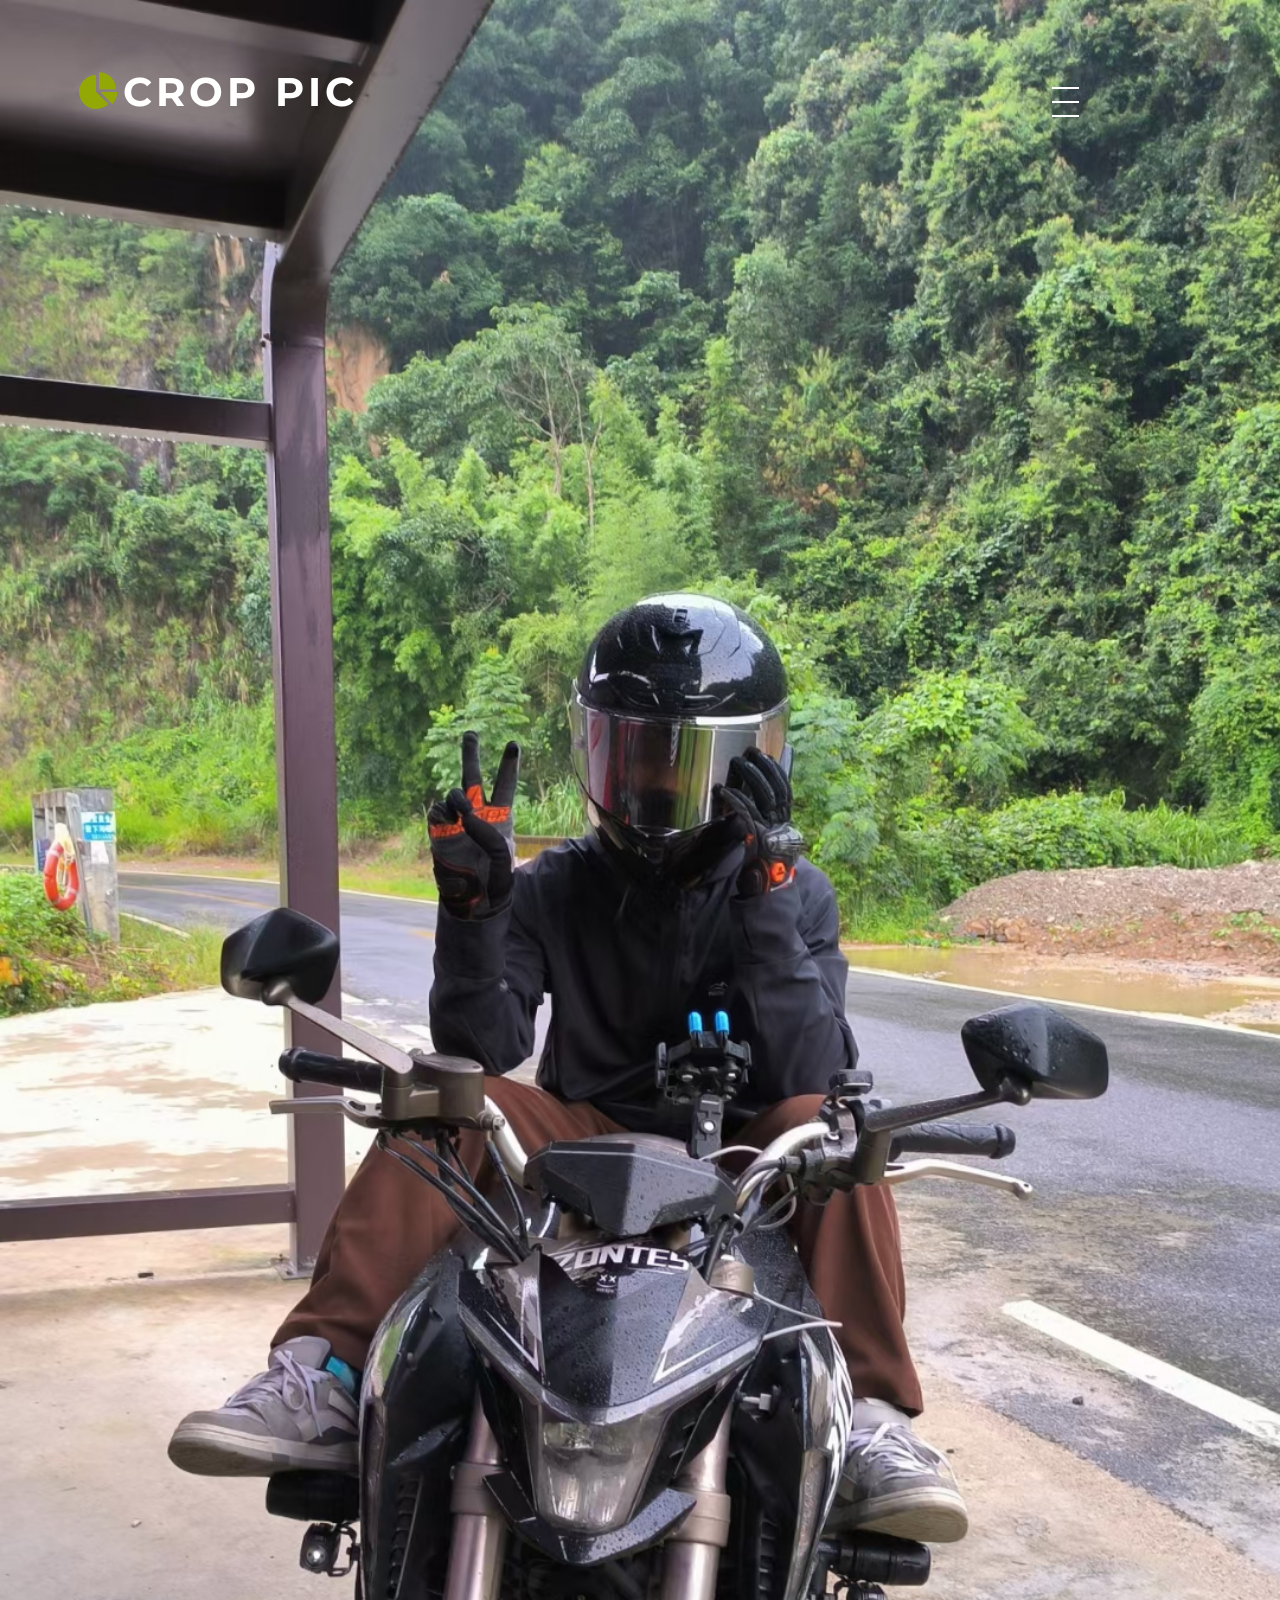
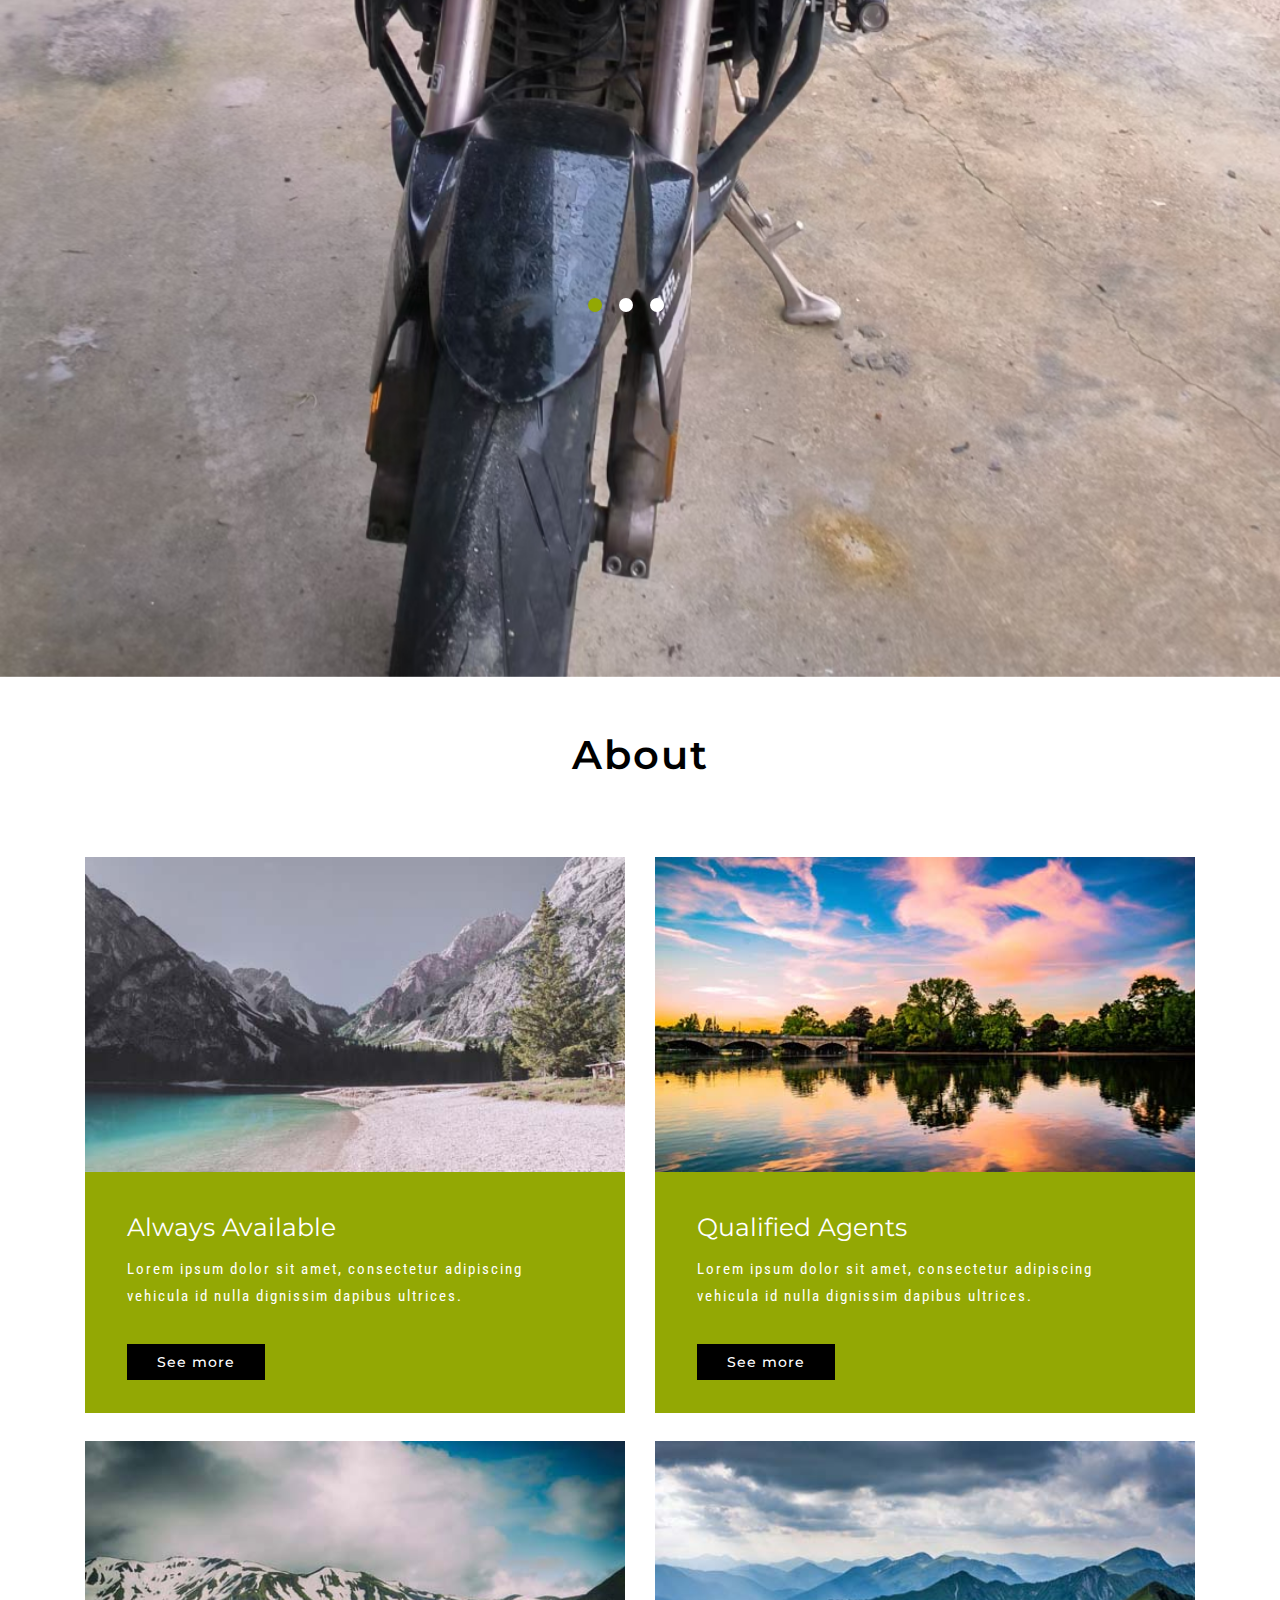
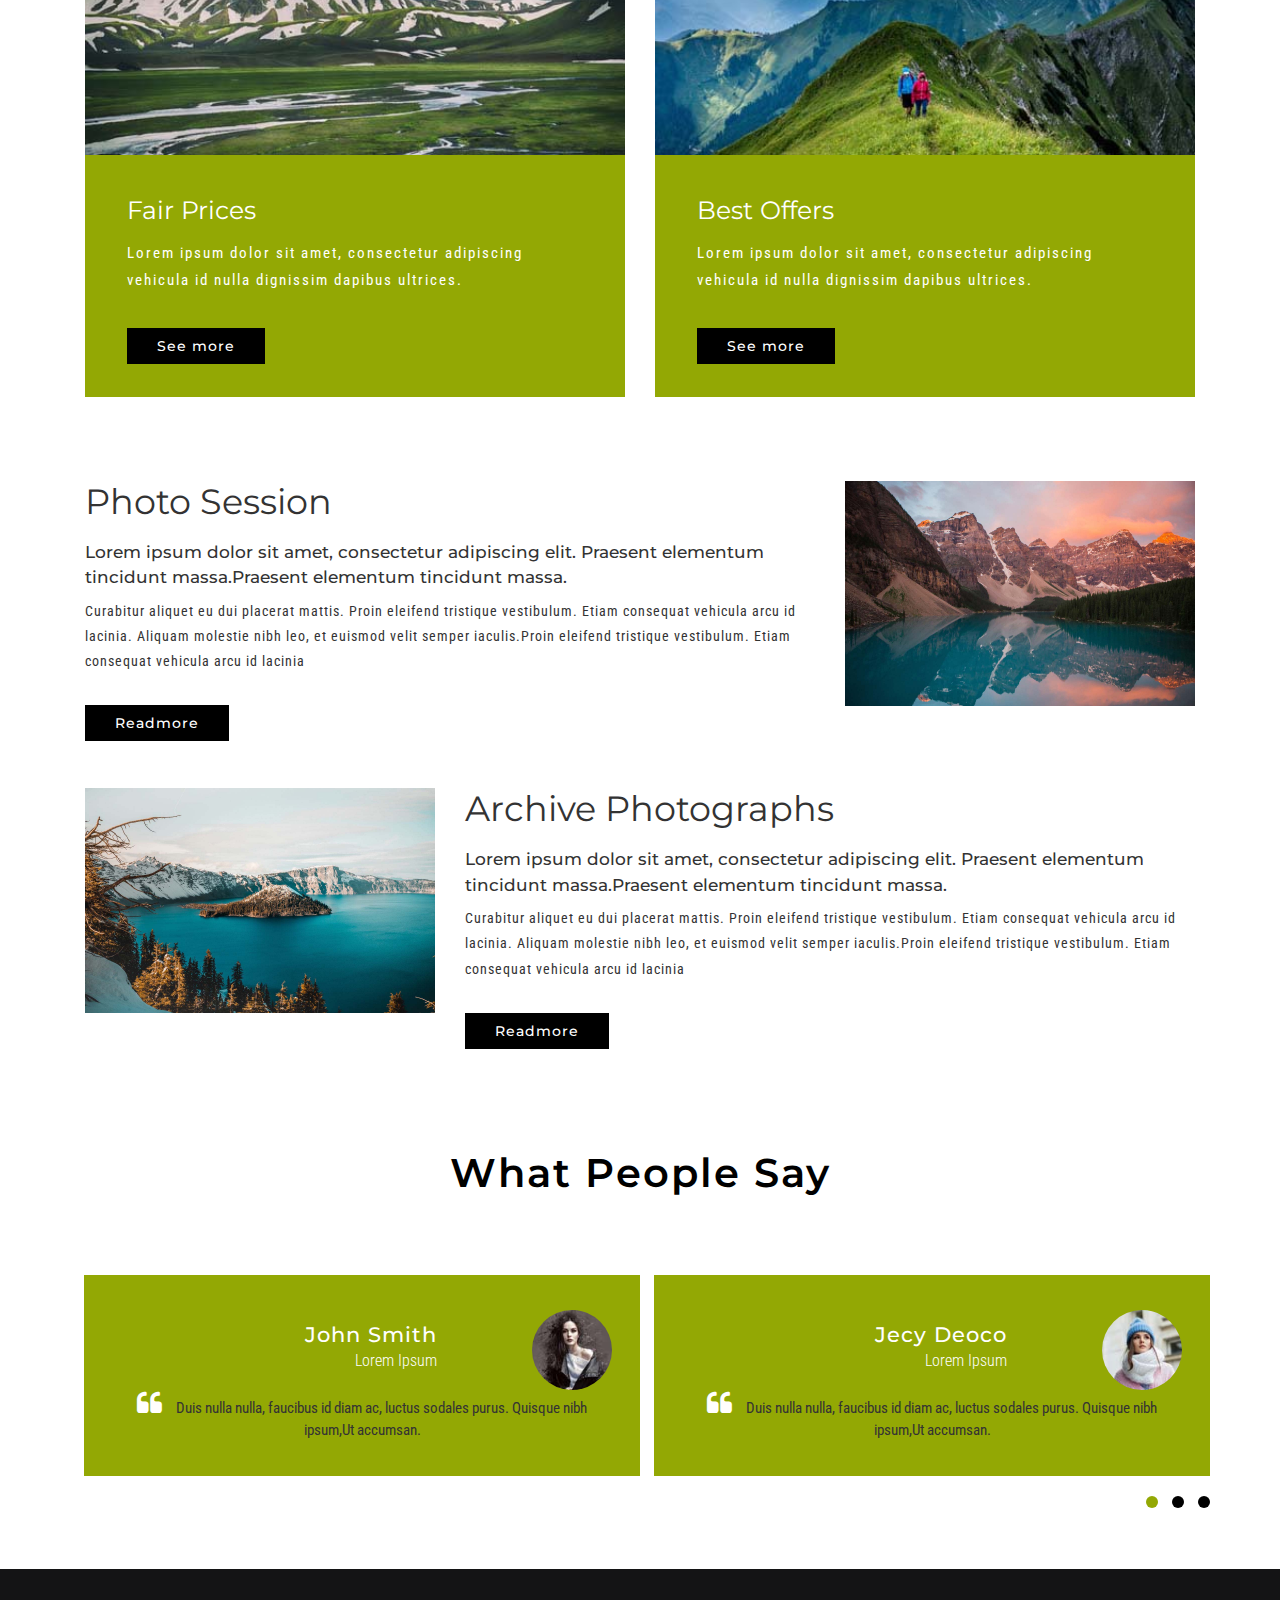
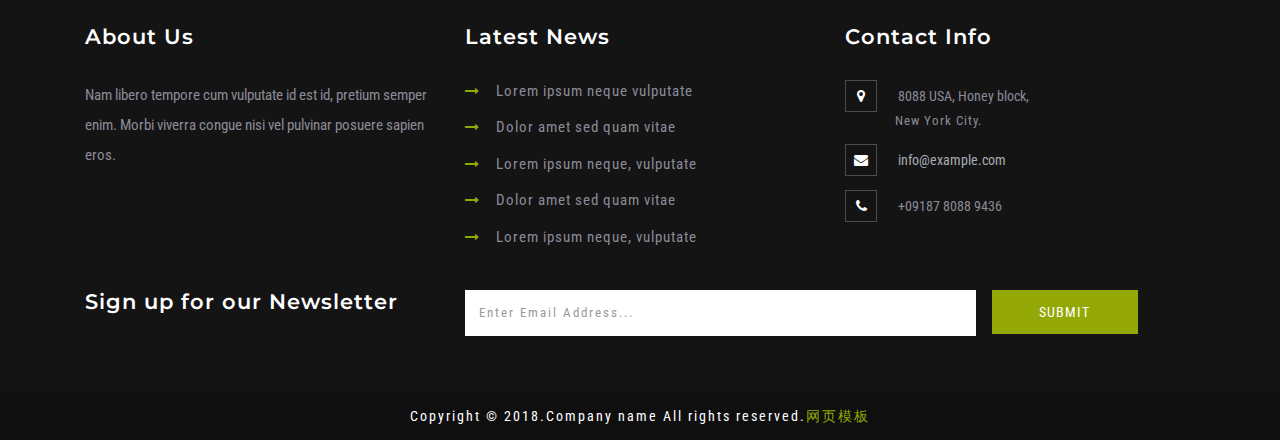
<file: index.html>
<!DOCTYPE html>
<html lang="en">
<head>
<title>Home</title>
<meta name="viewport" content="width=device-width, initial-scale=1">
<meta http-equiv="Content-Type" content="text/html; charset=utf-8" />
<meta name="keywords" content="" />
<script type="application/x-javascript"> addEventListener("load", function() { setTimeout(hideURLbar, 0); }, false); function hideURLbar(){ window.scrollTo(0,1); } </script>
<!-- Custom Theme files -->
<link href="css/bootstrap.css" type="text/css" rel="stylesheet" media="all">
<link href="css/style.css" type="text/css" rel="stylesheet" media="all">   
<link href="css/font-awesome.css" rel="stylesheet"> <!-- font-awesome icons --> 
<link rel="stylesheet" href="css/owl.carousel.css" type="text/css" media="all" />

<!-- //Custom Theme files --> 
<!-- js -->
<script src="js/jquery-2.2.3.min.js"></script>  
<!-- //js -->
<!-- web-fonts -->   
<link href="http://fonts.googleapis.com/css?family=Montserrat:100,100i,200,200i,300,300i,400,400i,500,500i,600,600i,700,700i,800,800i,900,900i" rel="stylesheet">
<link href="http://fonts.googleapis.com/css?family=Roboto+Condensed:300,300i,400,400i,700" rel="stylesheet">

<!-- //web-fonts -->
</head>
<body> 
	 <!-- banner -->
   	<!-- Header -->
		<div class="logo-w3layouts">
			<h1><a href="index.html"><i class="fa fa-pie-chart" aria-hidden="true"></i>Crop Pic</a></h1>
		</div>
		
		<!-- Navigation -->
		<div class="menu">
					<a href="#" class="navicon"></a> 
					<div class="toggle"> 
						<ul class="toggle-menu">
							<li><a href="index.html" class="active"> Home</a></li>
							<li><a href="#about" class="scroll"> About</a></li> 
								<li><a href="services.html"> Services</a></li> 
								<li><a href="icons.html">Web Icons</a></li>
									<li><a href="typography.html">Typography</a></li>
							<li><a href="portfolio.html"> Portfolio</a></li> 
							<li><a  href="mail.html"> Contact Us</a></li>
						</ul>
					</div> 
				</div>   

		<!-- //Navigation -->

		<!-- banner-slider -->
			<div class="w3l_banner_info">
				<div class="slider">
					<div class="callbacks_container">
								<ul class="rslides" id="slider3">
									<li>
										<div class="slider-img">
											<img src="images/bilong.jpg" class="img-responsive" alt="impetus">
										</div>
										<div class="slider_banner_info">
											
										</div>

									</li>
									<li>
										<div class="slider-img">
											<img src="images/bilong.jpg" class="img-responsive" alt="impetus">
										</div>
										<div class="slider_banner_info">
											
											
										</div>

									</li>
									<li>
										<div class="slider-img">
											<img src="images/bilong.jpg" class="img-responsive" alt="impetus">
										</div>
										<div class="slider_banner_info">
											
										</div>

									</li>

								</ul>
					</div>
				</div>
			</div>
			<div class="clearfix"></div>
		<!-- //banner-slider -->
		
	<!-- //Header -->

	<!--//banner-->
	<!--about -->
	<div class="about" id="about">
		<div class="container">
		<div class="wthree_head_all">
				<h3> About</h3>
			</div>
			<div class="w3-about-grids1">
				<div class="col-md-6 w3-about-left">
					<div class="w3-about-left-img">
					<img src="images/a1.jpg" alt="about1">
				</div>
				<div class="w3-about-left-text">
				<h3>Always Available</h3>
				<p>Lorem ipsum dolor sit amet, consectetur adipiscing vehicula id nulla dignissim dapibus ultrices.</p>
				<h5><a href="#"  data-toggle="modal" data-target="#myModal">See more</a></h5>
				</div>
				</div>
				<div class="col-md-6 w3-about-right">
				<div class="w3-about-right-img">
				<img src="images/a2.jpg" alt="about2">
				</div>
				<div class="w3-about-right-text">
				<h3>Qualified Agents</h3>
				<p>Lorem ipsum dolor sit amet, consectetur adipiscing vehicula id nulla dignissim dapibus ultrices.</p>
				<h5><a href="#"  data-toggle="modal" data-target="#myModal1">See more</a></h5>
				</div>
				</div>
				<div class="clearfix"></div>
			</div>
			<div class="w3-about-grids2">
				<div class="col-md-6 w3-about-left1">
				<div class="w3-about-left1-img">
				<img src="images/a3.jpg" alt="about3">
				</div>
				<div class="w3-about-left-text">
				<h3>Fair Prices</h3>
				<p>Lorem ipsum dolor sit amet, consectetur adipiscing vehicula id nulla dignissim dapibus ultrices.</p>
				<h5><a href="#" data-toggle="modal" data-target="#myModal2">See more</a></h5>
				</div>
				</div>
				<div class="col-md-6 w3-about-right1">
				<div class="w3-about-right1-img">
				<img src="images/a4.jpg" alt="about4">
				</div>
				<div class="w3-about-right1-text">
				<h3>Best Offers</h3>
				<p>Lorem ipsum dolor sit amet, consectetur adipiscing vehicula id nulla dignissim dapibus ultrices.</p>
				<h5><a href="#" data-toggle="modal" data-target="#myModal3">See more</a></h5>
				</div>
				</div>
				<div class="clearfix"></div>
			</div>
		</div>
	</div>
	
	<!--//about-->
  <!-- services -->
  
  <div class="w3-services" id="services">
  	<div class="container">
	<div class="w3-services-grid1">
		<div class="col-md-8 w3-services-grid-left">
			<div class="w3-services-left-text">
				<h3>Photo Session</h3>
				<h4>Lorem ipsum dolor sit amet, consectetur adipiscing elit. Praesent elementum tincidunt massa.Praesent elementum tincidunt massa. </h4>
				<p>Curabitur aliquet eu dui placerat mattis. Proin eleifend tristique vestibulum. Etiam consequat vehicula arcu id lacinia. Aliquam molestie nibh leo, et euismod velit semper iaculis.Proin eleifend tristique vestibulum. Etiam consequat vehicula arcu id lacinia</p>
				<h5><a href="#">Readmore</a></h5>
			</div>
		</div>
		<div class="col-md-4 w3-services-grid-right">
		<img src="images/s1.jpg" alt="img">
		</div>
		<div class="clearfix"></div>
	</div>
	<div class="w3-services-grid2">
	<div class="col-md-4 w3-services-grid-left1">
		<img src="images/s2.jpg" alt="img">
	</div>
	<div class="col-md-8 w3-services-grid-right1">
			<div class="w3-services-left-text">
				<h3>Archive Photographs</h3>
				<h4>Lorem ipsum dolor sit amet, consectetur adipiscing elit. Praesent elementum tincidunt massa.Praesent elementum tincidunt massa. </h4>
				<p>Curabitur aliquet eu dui placerat mattis. Proin eleifend tristique vestibulum. Etiam consequat vehicula arcu id lacinia. Aliquam molestie nibh leo, et euismod velit semper iaculis.Proin eleifend tristique vestibulum. Etiam consequat vehicula arcu id lacinia</p>
				<h5><a href="#">Readmore</a></h5>
			</div>
	</div>
	<div class="clearfix"></div>
  </div>
   </div>
     </div>
  
  <!-- //services -->
  <!-- Clients -->
	<div class="clients-main" id="clients">
		<div class="container">
			<!-- Owl-Carousel -->
			<div class="wthree_head_all">
				<h3> What People Say</h3>
			</div>
			<div id="owl-demo" class="owl-carousel text-center clients-right">
				<div class="item g1">
					<div class="agile-dish-caption">
						<h4>John Smith</h4>
						<span>Lorem Ipsum</span>
					</div>
					<img class="lazyOwl" src="images/c1.jpg" alt="" />
					<div class="clearfix"></div>
					<p class="para-w3-agile"><span class="fa fa-quote-left" aria-hidden="true"></span>Duis nulla nulla, faucibus id diam ac, luctus sodales purus.
						Quisque nibh ipsum,Ut accumsan.</p>
				</div>
				<div class="item g1">
					<div class="agile-dish-caption">
						<h4>Jecy Deoco</h4>
						<span>Lorem Ipsum</span>
					</div>
					<img class="lazyOwl" src="images/c22.jpg" alt="" />
					<div class="clearfix"></div>
					<p class="para-w3-agile"><span class="fa fa-quote-left" aria-hidden="true"></span>Duis nulla nulla, faucibus id diam ac, luctus sodales purus.
						Quisque nibh ipsum,Ut accumsan.</p>
				</div>
				<div class="item g1">
					<div class="agile-dish-caption">
						<h4>Devid Fahim</h4>
						<span>Lorem Ipsum</span>
					</div>
					<img class="lazyOwl" src="images/c3.jpg" alt="" />
					<div class="clearfix"></div>
					<p class="para-w3-agile"><span class="fa fa-quote-left" aria-hidden="true"></span>Duis nulla nulla, faucibus id diam ac, luctus sodales purus.
						Quisque nibh ipsum,Ut accumsan.</p>
				</div>
				<div class="item g1">
					<div class="agile-dish-caption">
						<h4>Honey Jisa</h4>
						<span>Lorem Ipsum</span>
					</div>
					<img class="lazyOwl" src="images/c1.jpg" alt="" />
					<div class="clearfix"></div>
					<p class="para-w3-agile"><span class="fa fa-quote-left" aria-hidden="true"></span>Duis nulla nulla, faucibus id diam ac, luctus sodales purus.
						Quisque nibh ipsum,Ut accumsan.</p>
				</div>
				<div class="item g1">
					<div class="agile-dish-caption">
						<h4>Jecy Deoco</h4>
						<span>Lorem Ipsum</span>
					</div>
					<img class="lazyOwl" src="images/c22.jpg" alt="" />
					<div class="clearfix"></div>
					<p class="para-w3-agile"><span class="fa fa-quote-left" aria-hidden="true"></span>Duis nulla nulla, faucibus id diam ac, luctus sodales purus.
						Quisque nibh ipsum,Ut accumsan.</p>
				</div>
				<div class="item g1">
					<div class="agile-dish-caption">
						<h4>Devid Fahim</h4>
						<span>Lorem Ipsum</span>
					</div>
					<img class="lazyOwl" src="images/c3.jpg" alt="" />
					<div class="clearfix"></div>
					<p class="para-w3-agile"><span class="fa fa-quote-left" aria-hidden="true"></span>Duis nulla nulla, faucibus id diam ac, luctus sodales purus.
						Quisque nibh ipsum,Ut accumsan.</p>
				</div>
			</div>
			<!--// Owl-Carousel -->
		</div>
	</div>
	<!--// Clients -->
<!-- footer -->
	<div class="footer_top_agileits">
		<div class="container">
			<div class="col-md-4 footer_grid">
				<h3>About Us</h3>
				<p>Nam libero tempore cum vulputate id est id, pretium semper enim. Morbi viverra congue nisi vel pulvinar posuere sapien
					eros.
				</p>
			</div>
			<div class="col-md-4 footer_grid">
				<h3>Latest News</h3>
				<ul class="footer_grid_list">
					<li><i class="fa fa-long-arrow-right" aria-hidden="true"></i>
						<a href="#" data-toggle="modal" data-target="#myModal">Lorem ipsum neque vulputate </a>
					</li>
					<li><i class="fa fa-long-arrow-right" aria-hidden="true"></i>
						<a href="#" data-toggle="modal" data-target="#myModal">Dolor amet sed quam vitae</a>
					</li>
					<li><i class="fa fa-long-arrow-right" aria-hidden="true"></i>
						<a href="#" data-toggle="modal" data-target="#myModal">Lorem ipsum neque, vulputate </a>
					</li>
					<li><i class="fa fa-long-arrow-right" aria-hidden="true"></i>
						<a href="#" data-toggle="modal" data-target="#myModal">Dolor amet sed quam vitae</a>
					</li>
					<li><i class="fa fa-long-arrow-right" aria-hidden="true"></i>
						<a href="#" data-toggle="modal" data-target="#myModal">Lorem ipsum neque, vulputate </a>
					</li>
				</ul>
			</div>
			<div class="col-md-4 footer_grid">
				<h3>Contact Info</h3>
				<ul class="address">
					<li><i class="fa fa-map-marker" aria-hidden="true"></i>8088 USA, Honey block, <span>New York City.</span></li>
					<li><i class="fa fa-envelope" aria-hidden="true"></i><a href="mailto:info@example.com">info@example.com</a></li>
					<li><i class="fa fa-phone" aria-hidden="true"></i>+09187 8088 9436</li>
				</ul>
			</div>
			<div class="clearfix"> </div>
			<div class="footer_grids">
				<div class="col-md-4 footer_grid_left">
					<h3>Sign up for our Newsletter</h3>
				</div>
				<div class="col-md-8 footer_grid_right">

					<form action="#" method="post">
						<input type="email" name="Email" placeholder="Enter Email Address..." required="">
						<input type="submit" value="Submit">
					</form>
				</div>
				<div class="clearfix"> </div>
			</div>
		</div>
	</div>
	<div class="footer_w3ls">
		<div class="container">
					<div class="footer_bottom1">
						<p>Copyright &copy; 2018.Company name All rights reserved.<a target="_blank" href="http://www.cssmoban.com/">&#x7F51;&#x9875;&#x6A21;&#x677F;</a></p>
					</div>
		</div>
	</div>
	<!-- //footer -->
<!-- bootstrap-modal-pop-up -->
	<div class="modal video-modal fade" id="myModal" tabindex="-1" role="dialog" aria-labelledby="myModal">
		<div class="modal-dialog" role="document">
			<div class="modal-content">
				<div class="modal-header">
					Crop Pic
					<button type="button" class="close" data-dismiss="modal" aria-label="Close"><span aria-hidden="true">&times;</span></button>						
				</div>
					<div class="modal-body">
						<img src="images/img1.jpg" alt=" " class="img-responsive" />
						<p>Ut enim ad minima veniam, quis nostrum 
							exercitationem ullam corporis suscipit laboriosam, 
							nisi ut aliquid ex ea commodi consequatur? Quis autem 
							vel eum iure reprehenderit qui in ea voluptate velit 
							esse quam nihil molestiae consequatur, vel illum qui 
							dolorem eum fugiat quo voluptas nulla pariatur.
							<i>" Quis autem vel eum iure reprehenderit qui in ea voluptate velit 
								esse quam nihil molestiae consequatur.</i></p>
					</div>
			</div>
		</div>
	</div>
		<!-- bootstrap-modal-pop-up -->
	<div class="modal video-modal fade" id="myModal1" tabindex="-1" role="dialog" aria-labelledby="myModal">
		<div class="modal-dialog" role="document">
			<div class="modal-content">
				<div class="modal-header">
					Crop Pic
					<button type="button" class="close" data-dismiss="modal" aria-label="Close"><span aria-hidden="true">&times;</span></button>						
				</div>
					<div class="modal-body">
						<img src="images/img2.jpg" alt=" " class="img-responsive" />
						<p>Ut enim ad minima veniam, quis nostrum 
							exercitationem ullam corporis suscipit laboriosam, 
							nisi ut aliquid ex ea commodi consequatur? Quis autem 
							vel eum iure reprehenderit qui in ea voluptate velit 
							esse quam nihil molestiae consequatur, vel illum qui 
							dolorem eum fugiat quo voluptas nulla pariatur.
							<i>" Quis autem vel eum iure reprehenderit qui in ea voluptate velit 
								esse quam nihil molestiae consequatur.</i></p>
					</div>
			</div>
		</div>
	</div>
<!-- //bootstrap-modal-pop-up --> 
	<!-- bootstrap-modal-pop-up -->
	<div class="modal video-modal fade" id="myModal2" tabindex="-1" role="dialog" aria-labelledby="myModal">
		<div class="modal-dialog" role="document">
			<div class="modal-content">
				<div class="modal-header">
					Crop Pic
					<button type="button" class="close" data-dismiss="modal" aria-label="Close"><span aria-hidden="true">&times;</span></button>						
				</div>
					<div class="modal-body">
						<img src="images/img3.jpg" alt=" " class="img-responsive" />
						<p>Ut enim ad minima veniam, quis nostrum 
							exercitationem ullam corporis suscipit laboriosam, 
							nisi ut aliquid ex ea commodi consequatur? Quis autem 
							vel eum iure reprehenderit qui in ea voluptate velit 
							esse quam nihil molestiae consequatur, vel illum qui 
							dolorem eum fugiat quo voluptas nulla pariatur.
							<i>" Quis autem vel eum iure reprehenderit qui in ea voluptate velit 
								esse quam nihil molestiae consequatur.</i></p>
					</div>
			</div>
		</div>
	</div>
<!-- //bootstrap-modal-pop-up --> 
	<!-- bootstrap-modal-pop-up -->
	<div class="modal video-modal fade" id="myModal3" tabindex="-1" role="dialog" aria-labelledby="myModal">
		<div class="modal-dialog" role="document">
			<div class="modal-content">
				<div class="modal-header">
					Crop Pic
					<button type="button" class="close" data-dismiss="modal" aria-label="Close"><span aria-hidden="true">&times;</span></button>						
				</div>
					<div class="modal-body">
						<img src="images/img4.jpg" alt=" " class="img-responsive" />
						<p>Ut enim ad minima veniam, quis nostrum 
							exercitationem ullam corporis suscipit laboriosam, 
							nisi ut aliquid ex ea commodi consequatur? Quis autem 
							vel eum iure reprehenderit qui in ea voluptate velit 
							esse quam nihil molestiae consequatur, vel illum qui 
							dolorem eum fugiat quo voluptas nulla pariatur.
							<i>" Quis autem vel eum iure reprehenderit qui in ea voluptate velit 
								esse quam nihil molestiae consequatur.</i></p>
					</div>
			</div>
		</div>
	</div>
<!-- //bootstrap-modal-pop-up --> 
<!-- //bootstrap-modal-pop-up --> 
	<!-- menu-js -->
	<script>
		$('.navicon').on('click', function (e) {
		  e.preventDefault();
		  $(this).toggleClass('navicon--active');
		  $('.toggle').toggleClass('toggle--active');
		});
	</script> 
	<!-- //menu-js -->
	<!--banner Slider starts Here-->
						<script src="js/responsiveslides.min.js"></script>
							<script>
								// You can also use "$(window).load(function() {"
								$(function () {
								  // Slideshow 4
								  $("#slider3").responsiveSlides({
									auto: true,
									pager:true,
									nav:false,
									speed: 500,
									namespace: "callbacks",
									before: function () {
									  $('.events').append("<li>before event fired.</li>");
									},
									after: function () {
									  $('.events').append("<li>after event fired.</li>");
									}
								  });
							
								});
							 </script>

							<!--banner Slider starts Here-->
								<!-- Owl-Carousel-JavaScript -->
	<script src="js/owl.carousel.js"></script>
	<script>
		$(document).ready(function () {
			$("#owl-demo").owlCarousel({
				items: 2,
				lazyLoad: true,
				autoPlay: false,
				pagination: true,
			});
		});
	</script>
	<!-- //Owl-Carousel-JavaScript -->

	<script src="js/SmoothScroll.min.js"></script> 
	<!-- start-smooth-scrolling --> 
	<script type="text/javascript" src="js/move-top.js"></script>
	<script type="text/javascript" src="js/easing.js"></script>	
	<script type="text/javascript">
			jQuery(document).ready(function($) {
				$(".scroll").click(function(event){		
					event.preventDefault();
			
			$('html,body').animate({scrollTop:$(this.hash).offset().top},1000);
				});
			});
	</script>
	<!-- //end-smooth-scrolling -->	 
	<!-- smooth-scrolling-of-move-up -->
	<script type="text/javascript">
		$(document).ready(function() {
			/*
			var defaults = {
				containerID: 'toTop', // fading element id
				containerHoverID: 'toTopHover', // fading element hover id
				scrollSpeed: 1200,
				easingType: 'linear' 
			};
			*/
			
			$().UItoTop({ easingType: 'easeOutQuart' });
			
		});
	</script>
	<!-- //smooth-scrolling-of-move-up -->   
	<!-- Bootstrap core JavaScript
    ================================================== -->
    <!-- Placed at the end of the document so the pages load faster -->
    <script src="js/bootstrap.js"></script>
</body>
</html>
</file>
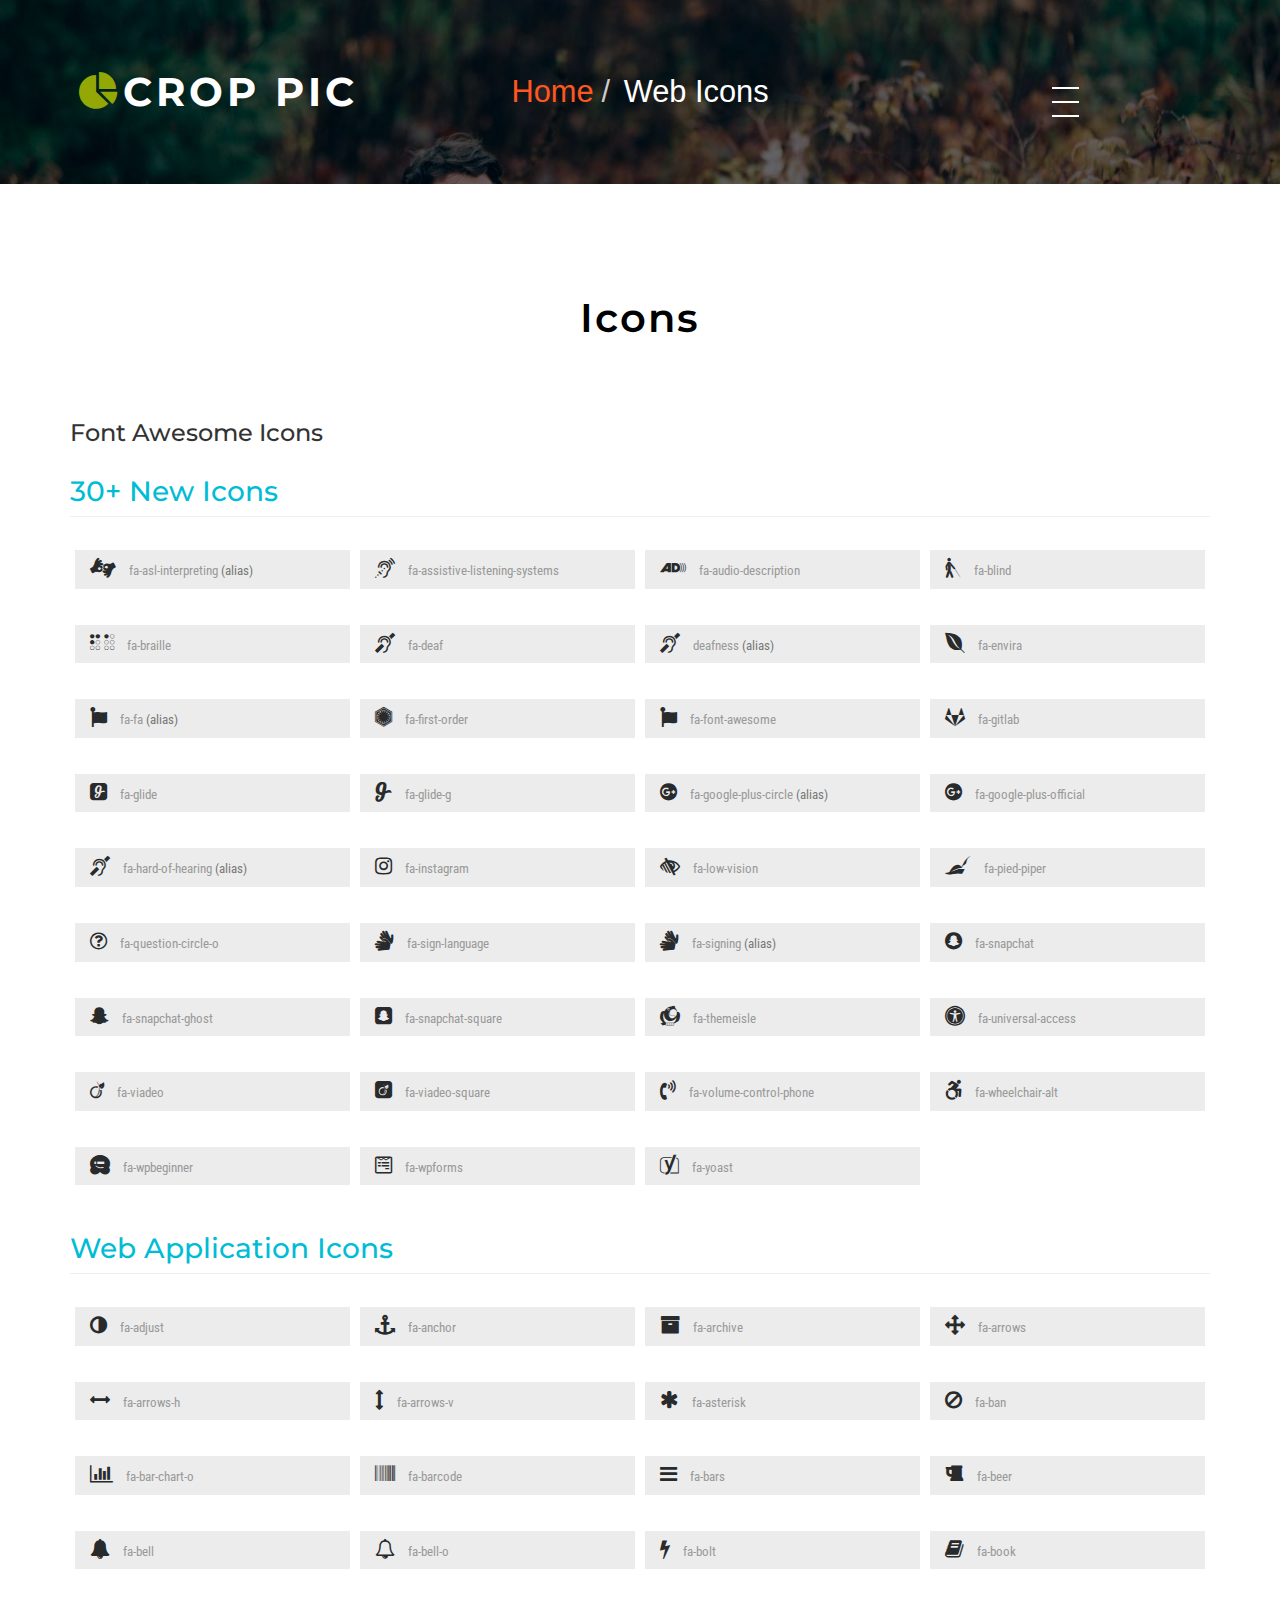
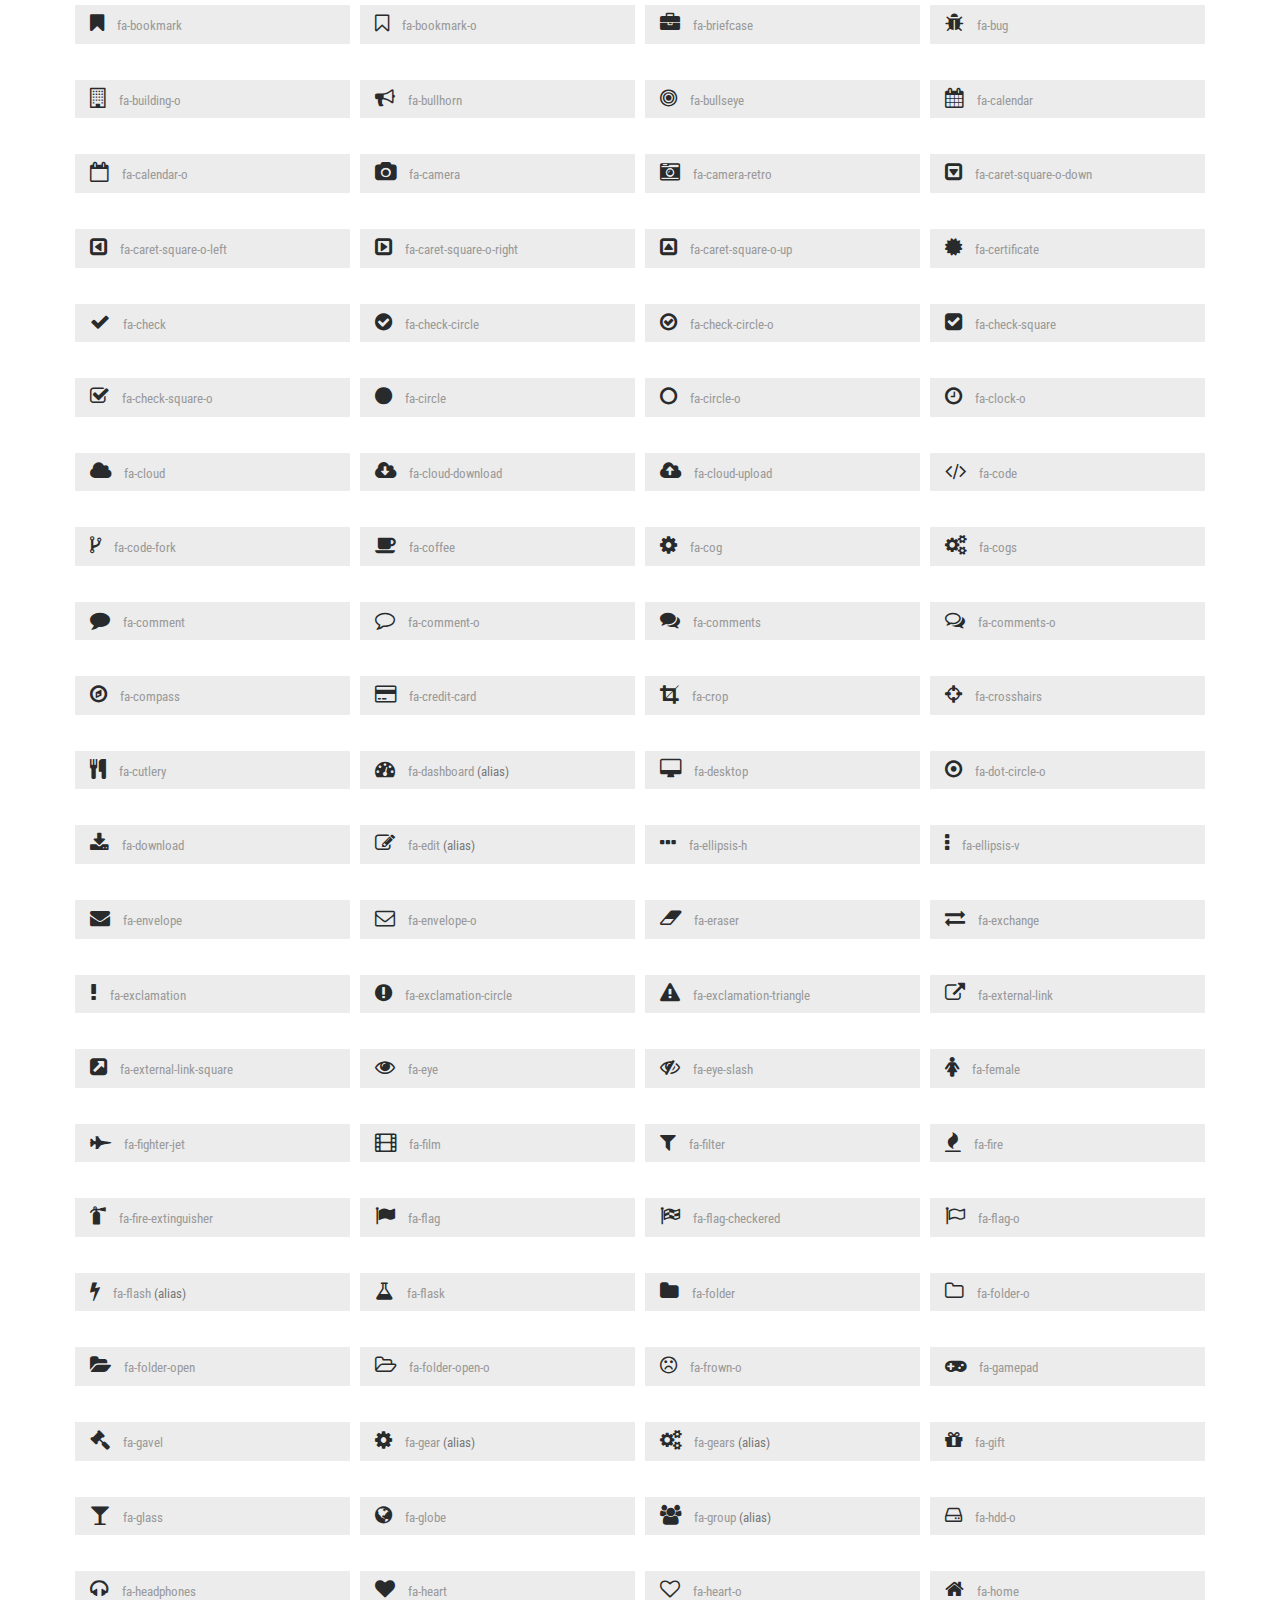
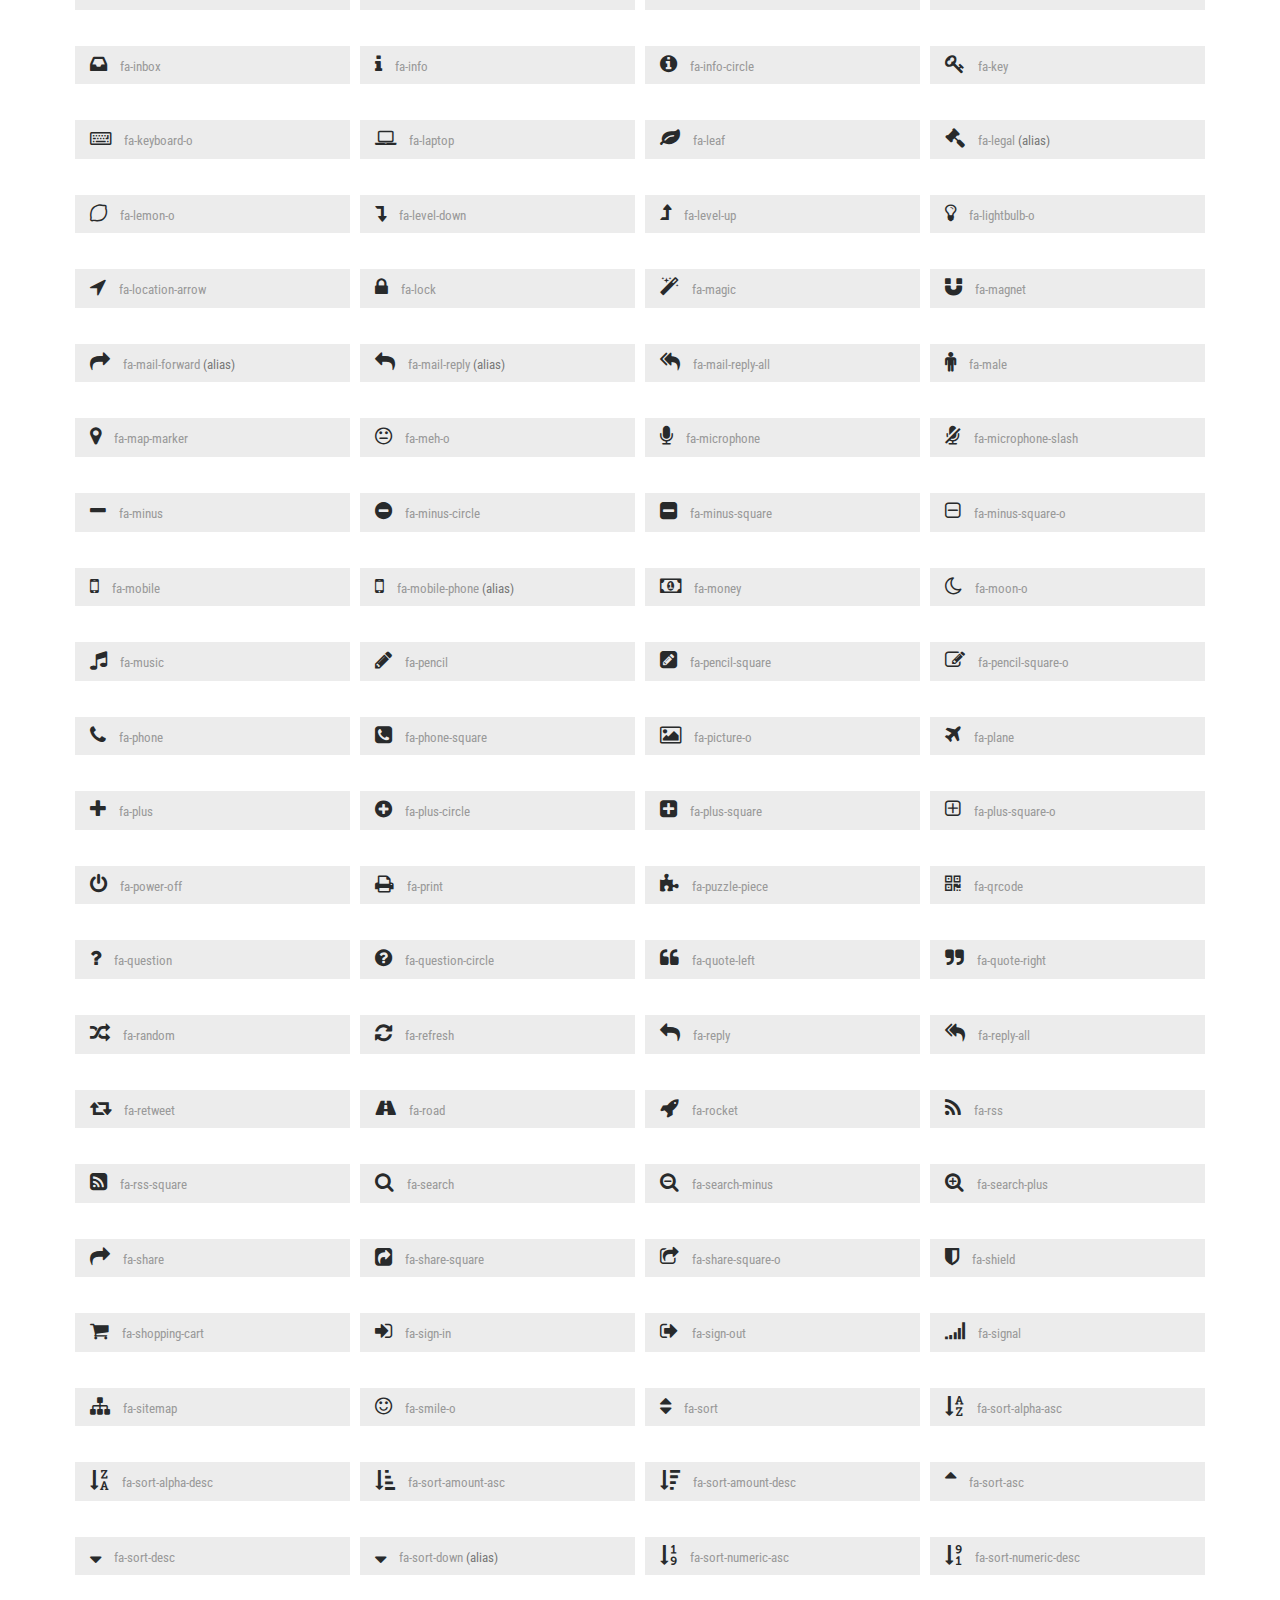
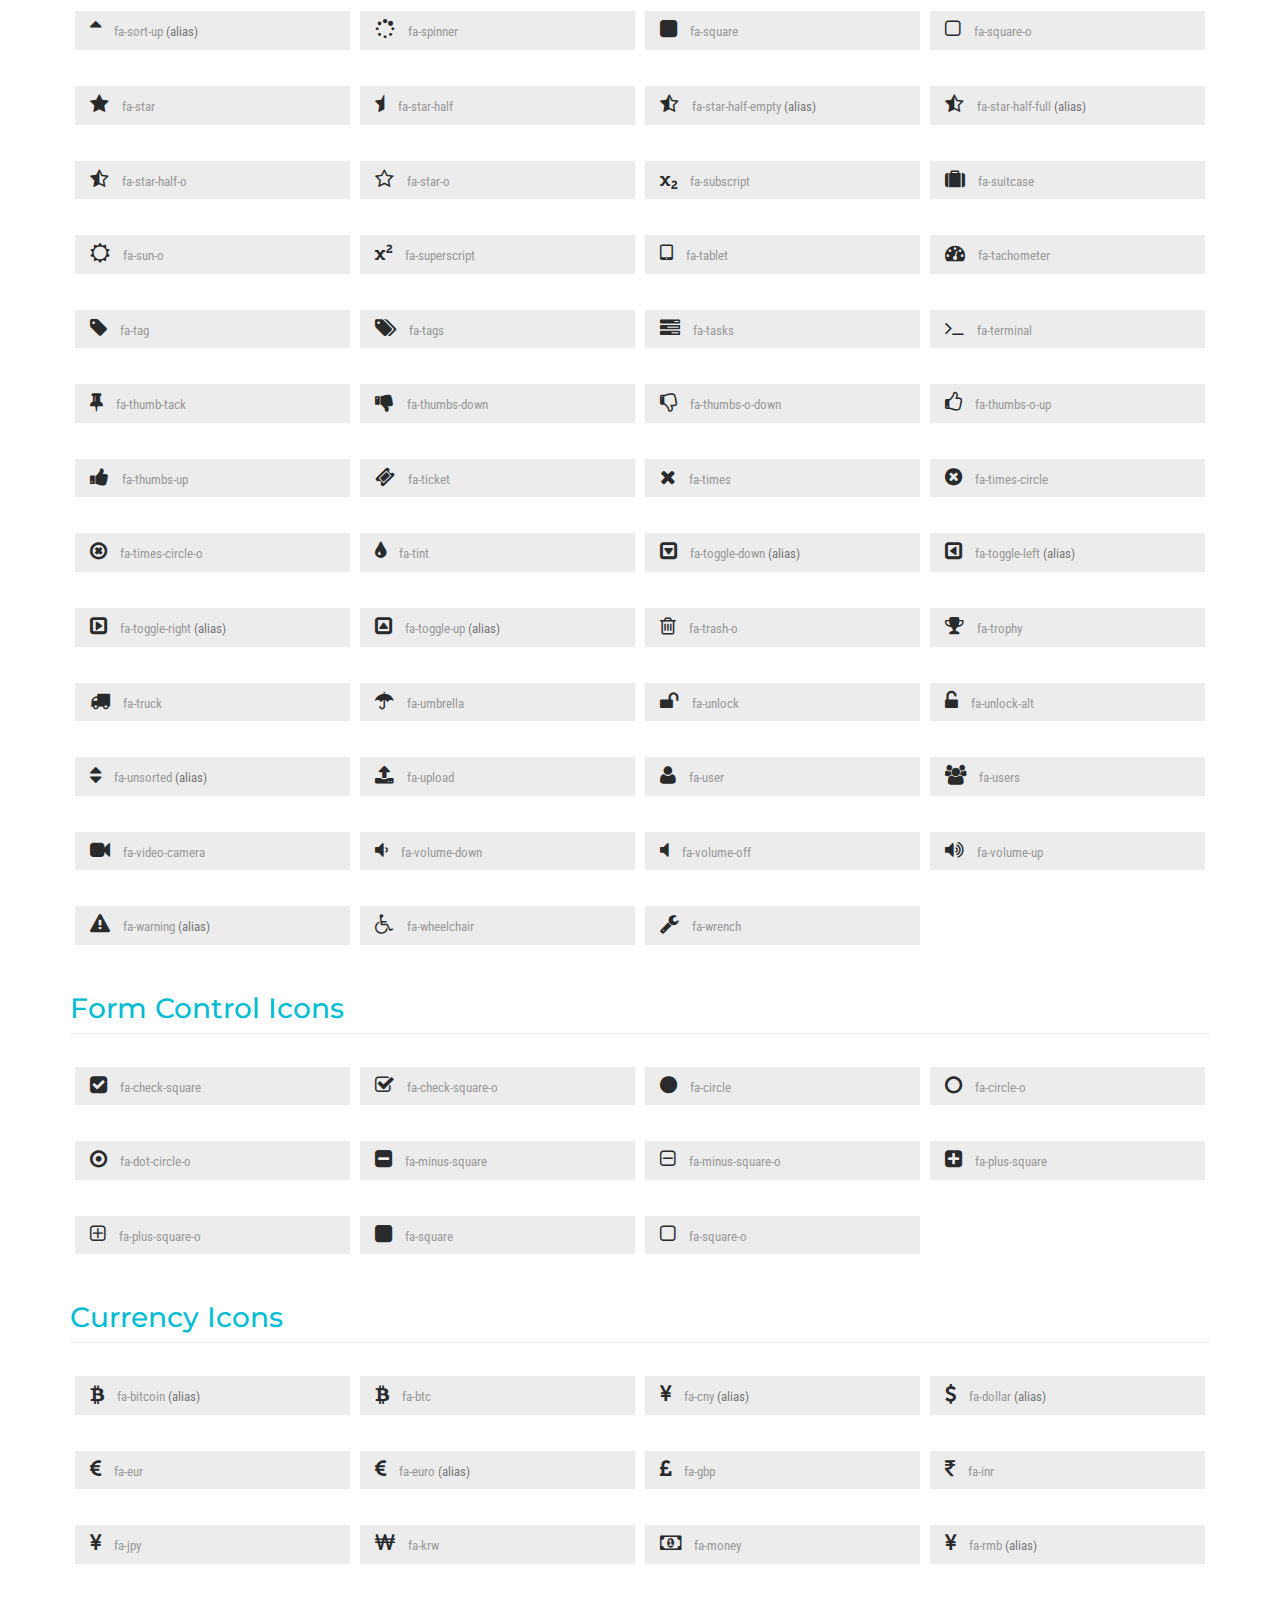
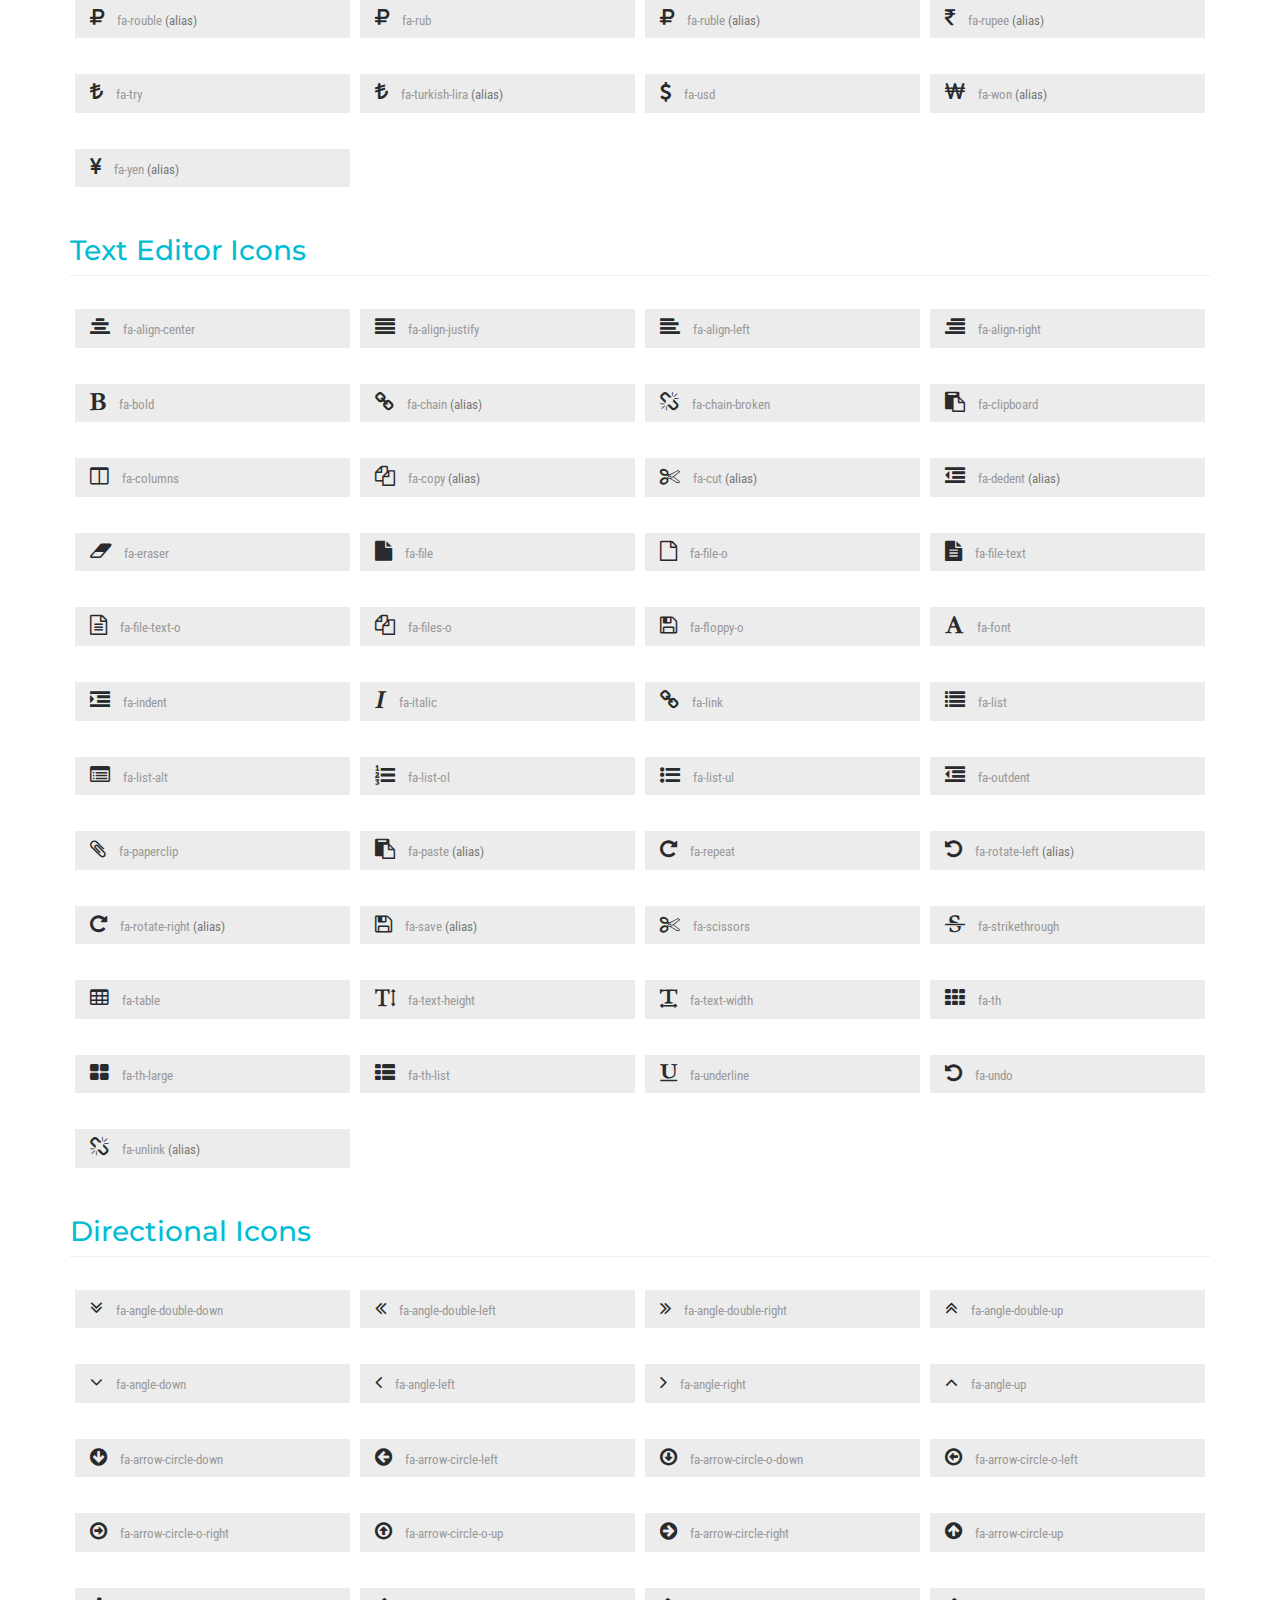
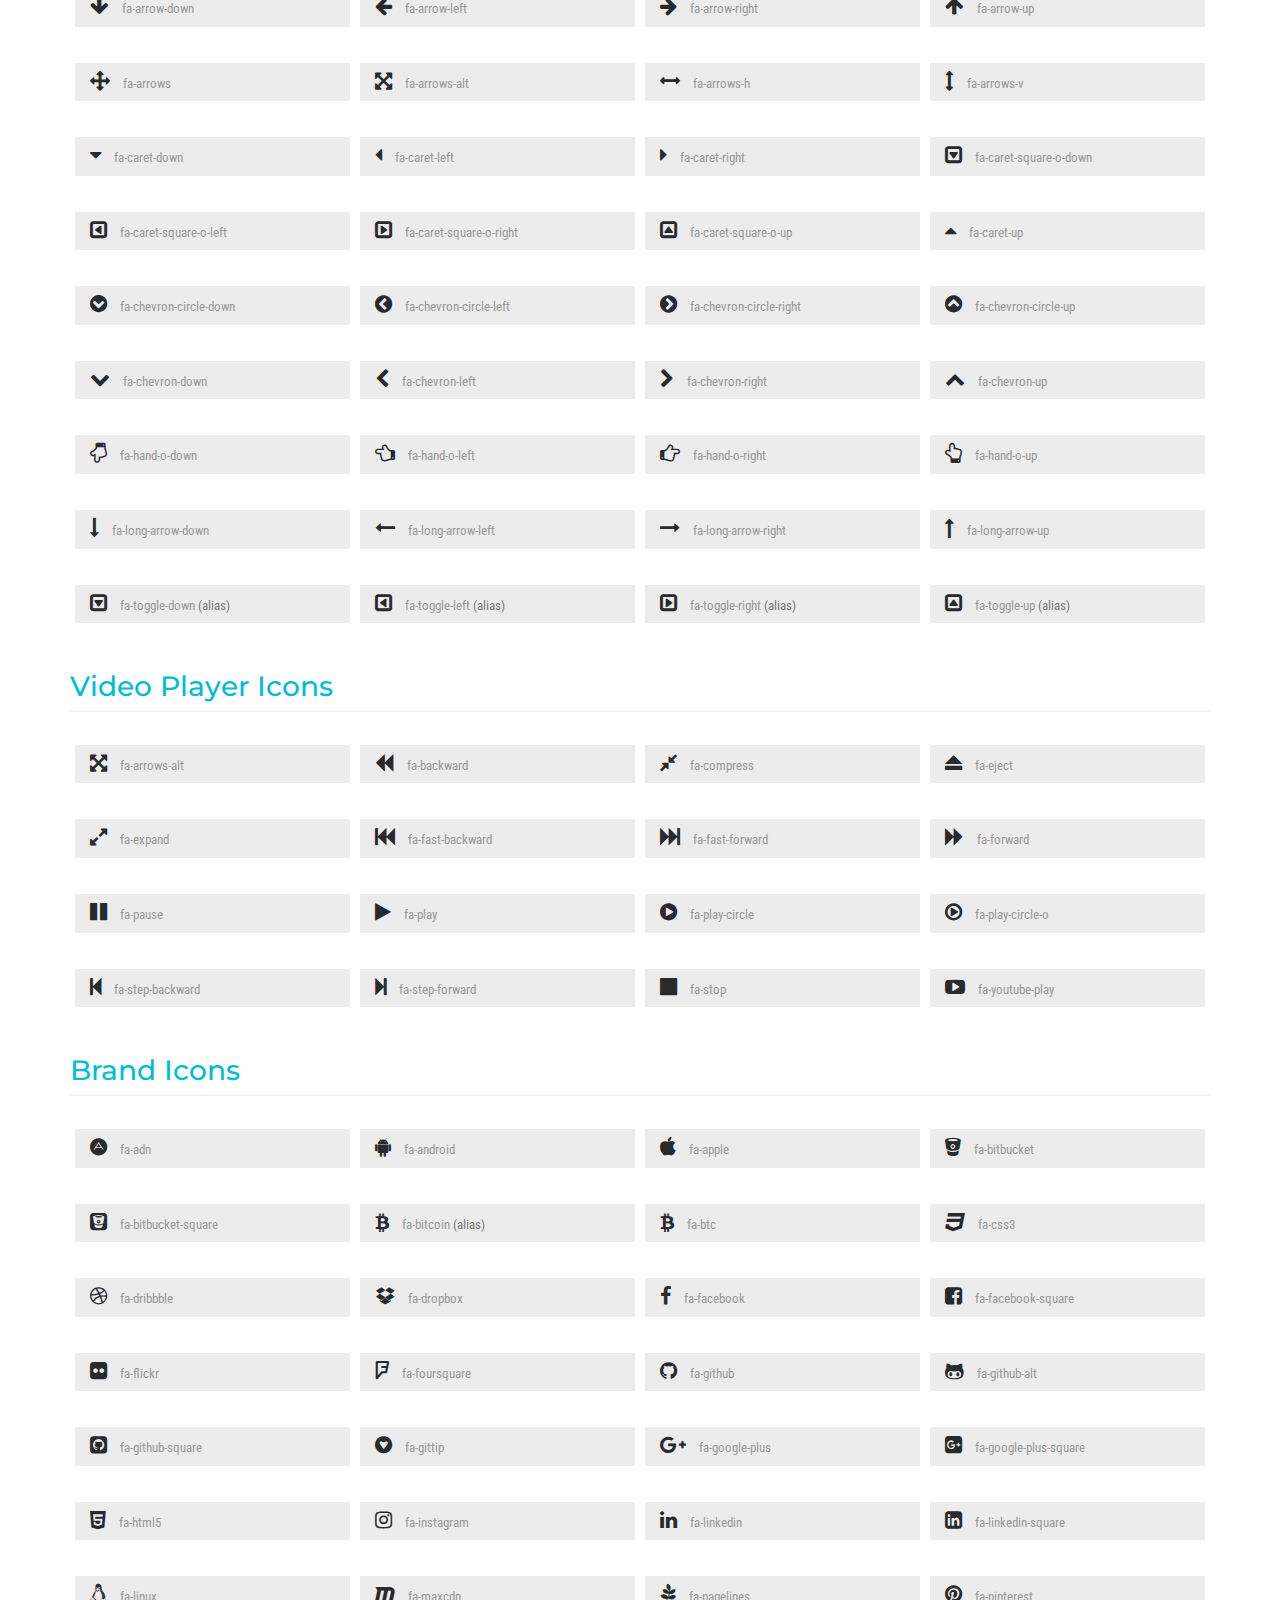
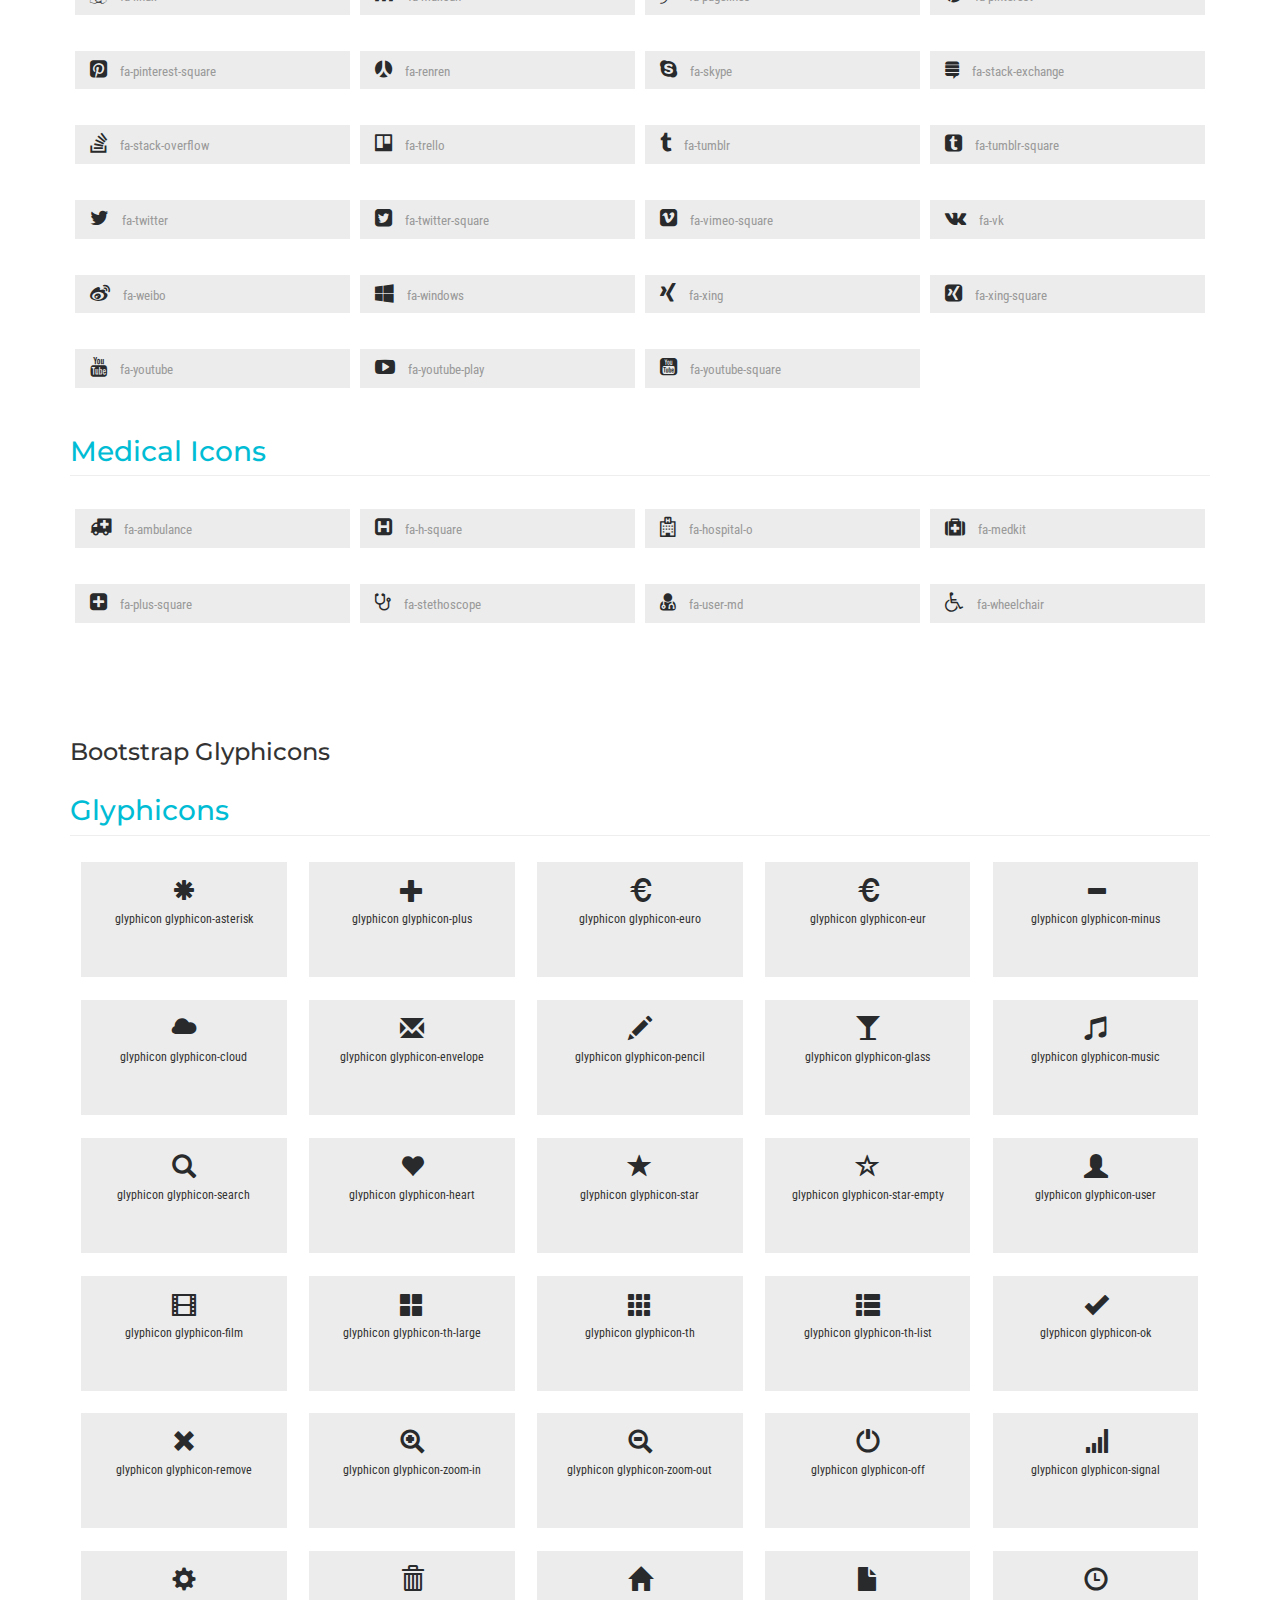
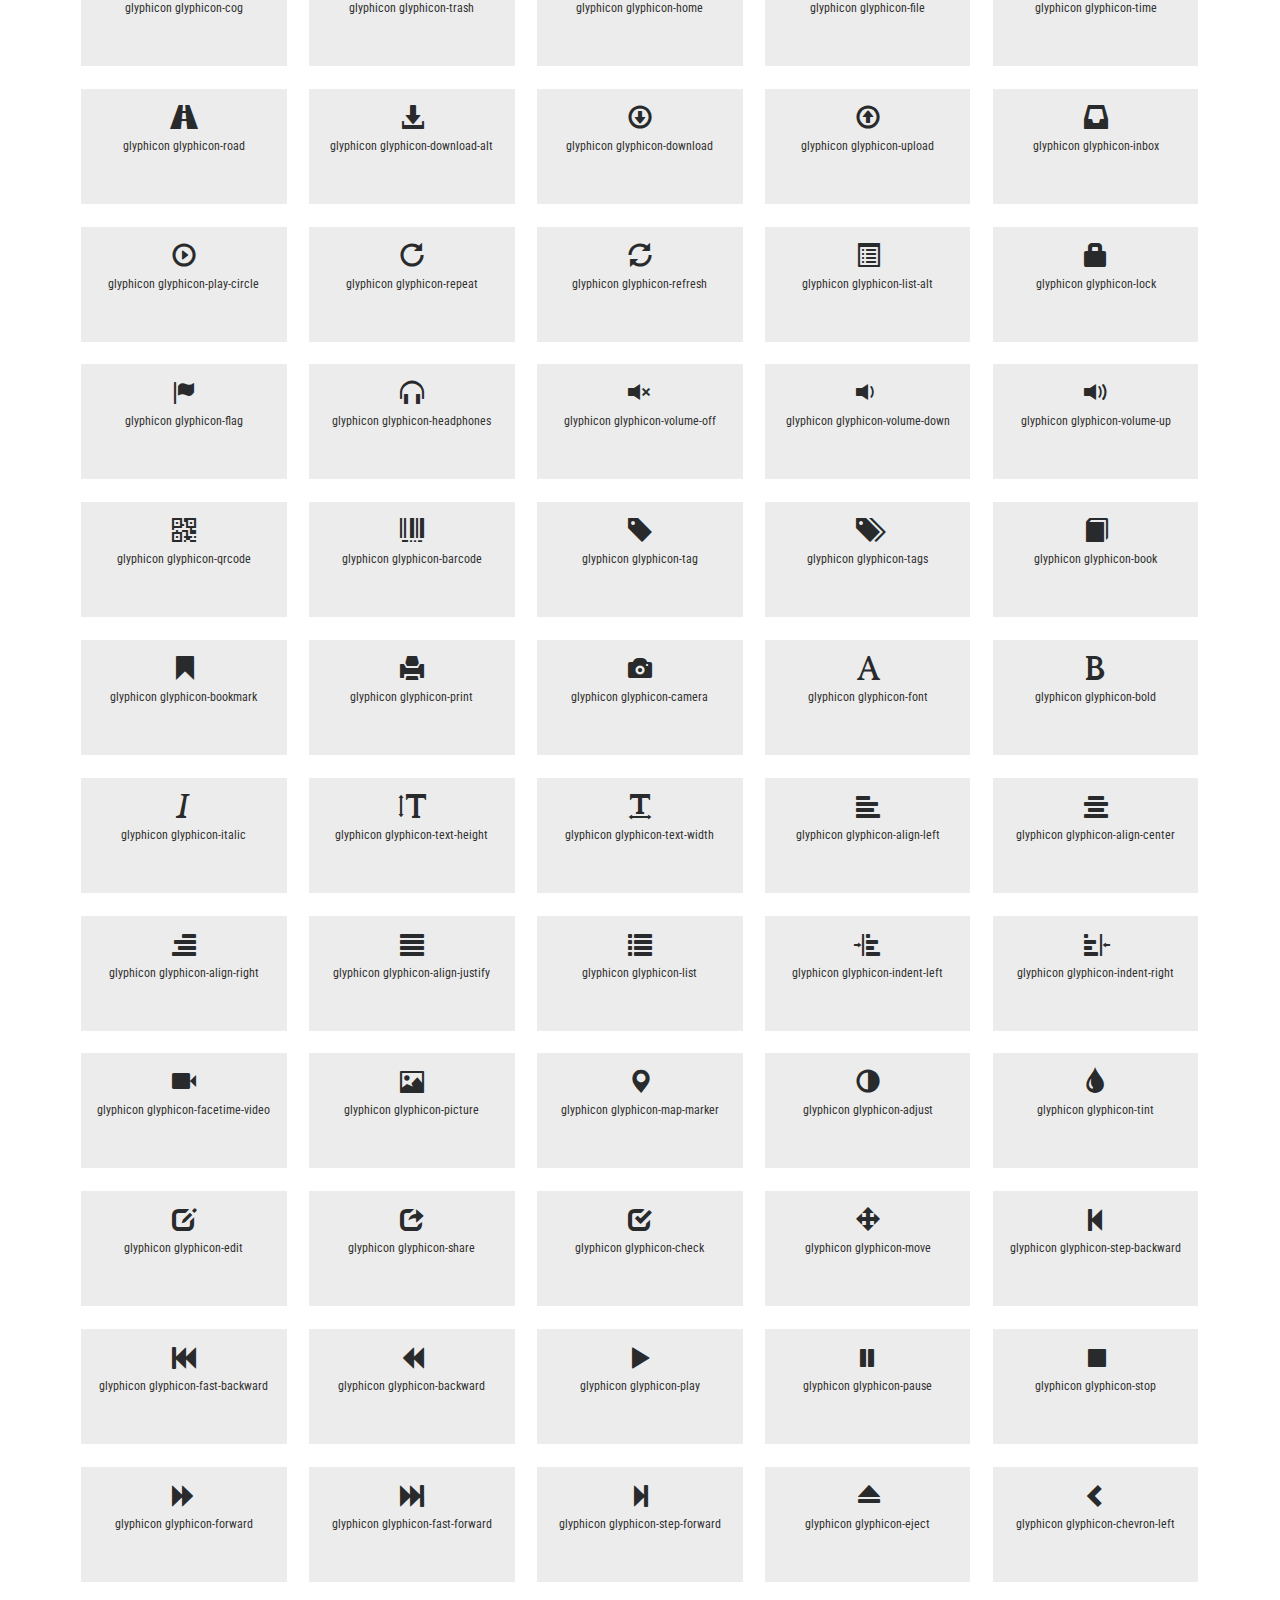
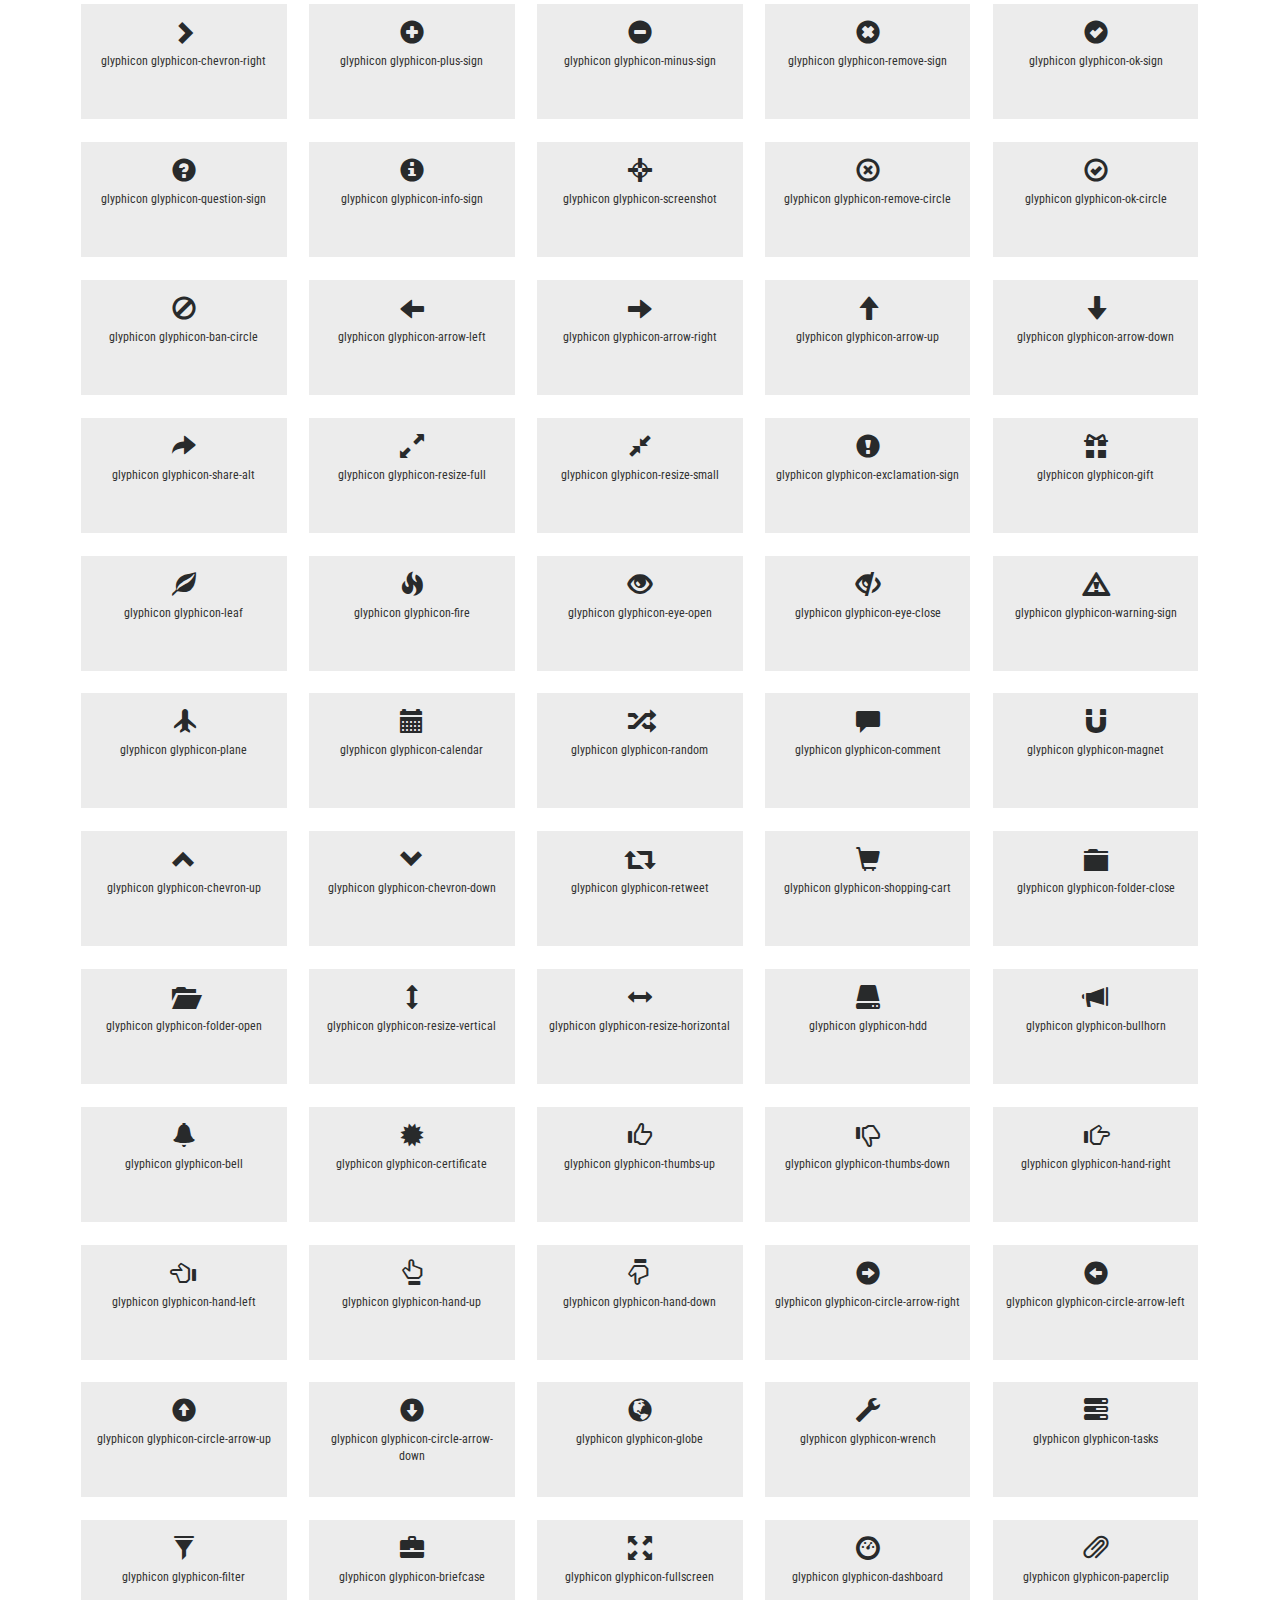
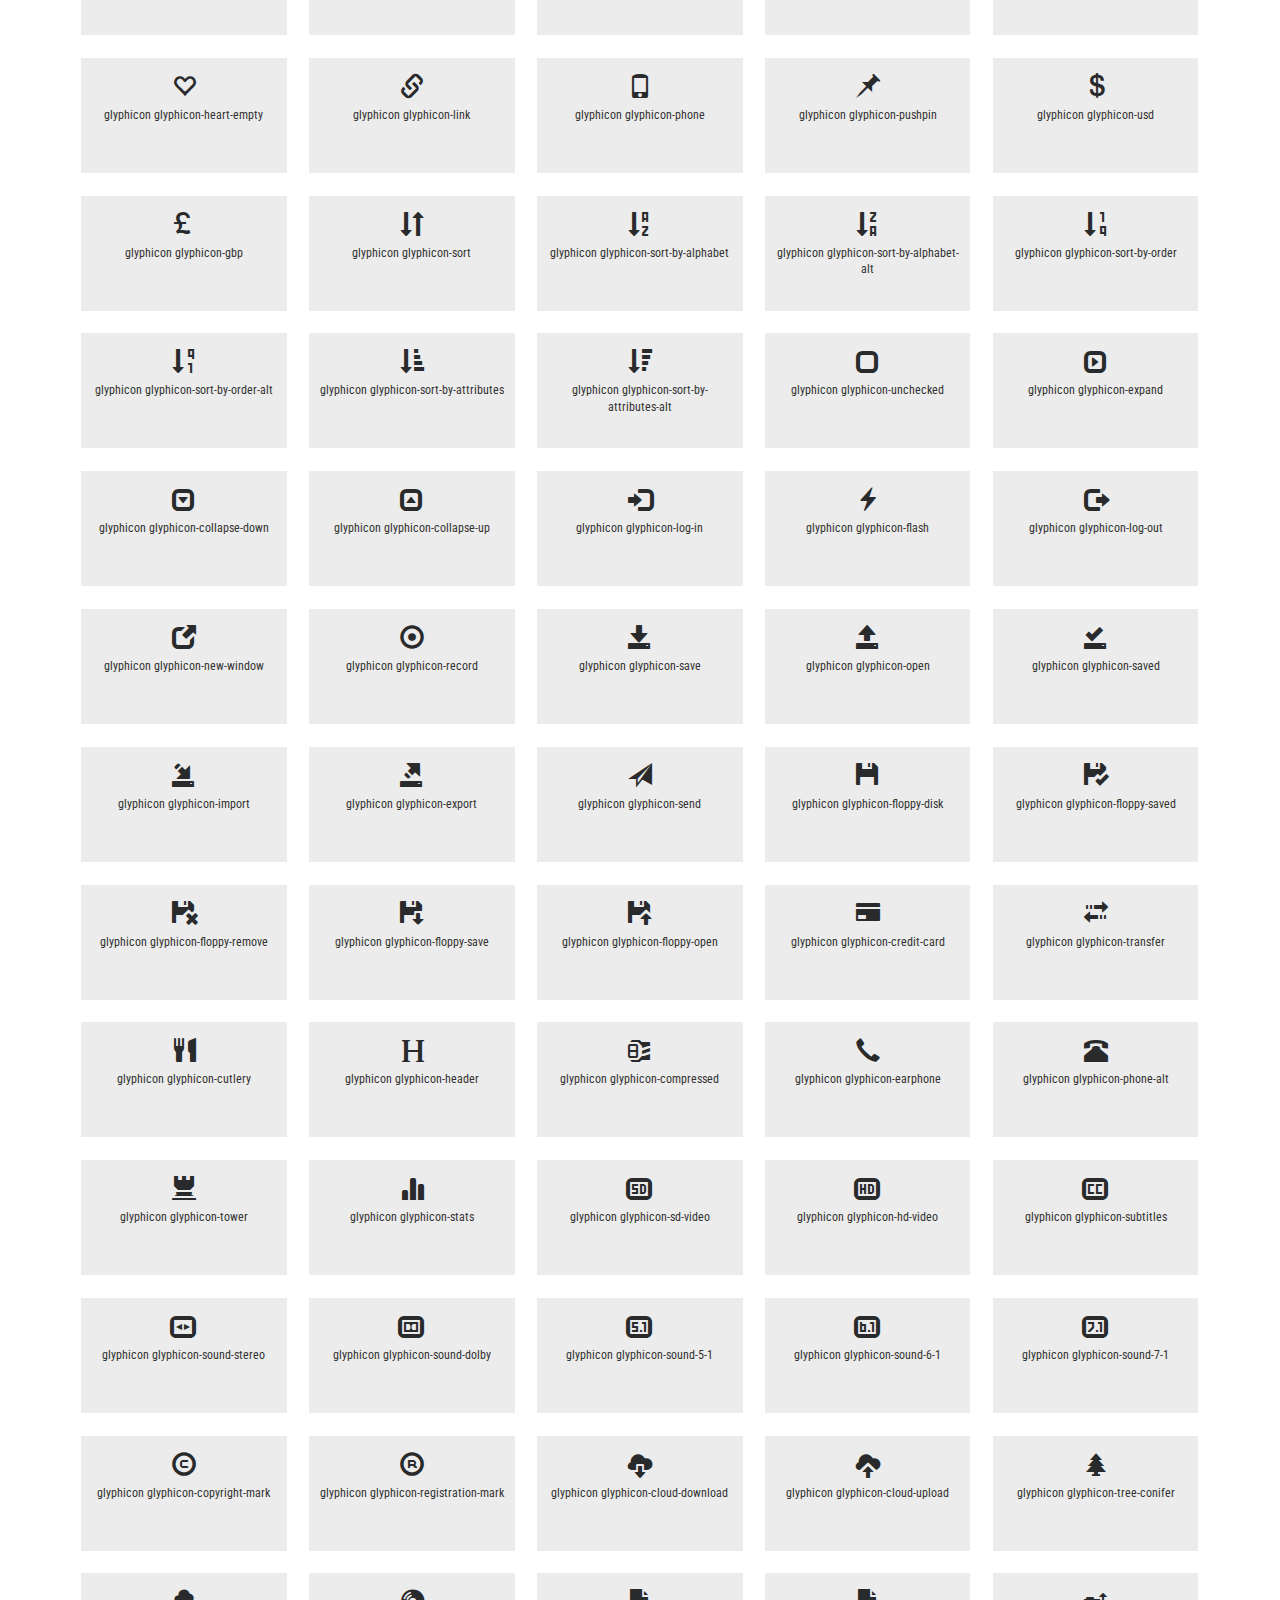
<file: icons.html>
<!DOCTYPE html>
<html lang="en">
<head>
<title>Web Icons</title>
<meta name="viewport" content="width=device-width, initial-scale=1">
<meta http-equiv="Content-Type" content="text/html; charset=utf-8" />
<meta name="keywords" content="" />
<script type="application/x-javascript"> addEventListener("load", function() { setTimeout(hideURLbar, 0); }, false); function hideURLbar(){ window.scrollTo(0,1); } </script>
<!-- Custom Theme files -->
<link href="css/bootstrap.css" type="text/css" rel="stylesheet" media="all">
<link href="css/style.css" type="text/css" rel="stylesheet" media="all">   
<link href="css/font-awesome.css" rel="stylesheet"> <!-- font-awesome icons -->  
<!-- //Custom Theme files --> 
<!-- js -->
<script src="js/jquery-2.2.3.min.js"></script>  
<!-- //js -->
<!-- web-fonts -->   
<link href="http://fonts.googleapis.com/css?family=Montserrat:100,100i,200,200i,300,300i,400,400i,500,500i,600,600i,700,700i,800,800i,900,900i" rel="stylesheet">
<link href="http://fonts.googleapis.com/css?family=Roboto+Condensed:300,300i,400,400i,700" rel="stylesheet">
<!-- //web-fonts -->
</head>
<body> 
<!-- banner -->
	<div class="banner jarallax">
		<div class="banner-agileinfo">
				<!-- Header -->
		<div class="logo-w3layouts">
			<h1><a href="index.html"><i class="fa fa-pie-chart" aria-hidden="true"></i>Crop Pic</a></h1>
		</div>
		<!-- Navigation -->
		<div class="menu">
					<a href="#" class="navicon"></a> 
					<div class="toggle"> 
						<ul class="toggle-menu">
							<li><a href="index.html" class="active"> Home</a></li>
							<li><a href="#about" class="scroll"> About</a></li> 
								<li><a href="services.html"> Services</a></li> 
								<li><a href="icons.html">Web Icons</a></li>
									<li><a href="typography.html">Typography</a></li>
							<li><a href="portfolio.html"> Portfolio</a></li> 
							<li><a  href="mail.html"> Contact Us</a></li>
						</ul>
					</div> 
				</div>   

		<!-- //Navigation -->

			<!-- banner-text -->
			<div class="banner-w3lstext agileits-w3layouts">  
				<ol class="breadcrumb">
					<li><a href="index.html">Home</a></li> 
					<li class="active">Web Icons</li>
				</ol>  
			</div>
			<!-- //banner-text -->
		</div>
	</div>
	<!-- //banner --> 
	
	<!-- web icons -->
	<div class="codes icons main-grid-border">
		<div class="container"> 
			<div class="grid_3 grid_4 w3_agileits_icons_page">
				<div class="icons">   
				<div class="wthree_head_all">
				<h3> Icons</h3>
				</div>
					<div class="w3ls-title">
						<h3 class="agileits-title">Font Awesome Icons</h3> 
					</div> 
					<section id="new">
						<h3 class="page-header page-header icon-subheading">30+ New Icons </h3>		 
						<div class="row fontawesome-icon-list"> 
							  <div class="icon-box col-md-3 col-sm-4"><a class="agile-icon" href="#"><i class="fa fa-asl-interpreting" aria-hidden="true"></i> fa-asl-interpreting <span class="text-muted">(alias)</span></a></div>
							
							  <div class="icon-box col-md-3 col-sm-4"><a class="agile-icon" href="#"><i class="fa fa-assistive-listening-systems" aria-hidden="true"></i> fa-assistive-listening-systems</a></div>
							
							  <div class="icon-box col-md-3 col-sm-4"><a class="agile-icon" href="#"><i class="fa fa-audio-description" aria-hidden="true"></i> fa-audio-description</a></div>
							
							  <div class="icon-box col-md-3 col-sm-4"><a class="agile-icon" href="#"><i class="fa fa-blind" aria-hidden="true"></i> fa-blind</a></div>
							
							  <div class="icon-box col-md-3 col-sm-4"><a class="agile-icon" href="#"><i class="fa fa-braille" aria-hidden="true"></i> fa-braille</a></div>
							
							  <div class="icon-box col-md-3 col-sm-4"><a class="agile-icon" href="#"><i class="fa fa-deaf" aria-hidden="true"></i> fa-deaf</a></div>
							
							  <div class="icon-box col-md-3 col-sm-4"><a class="agile-icon" href="#"><i class="fa fa-deafness" aria-hidden="true"></i> deafness <span class="text-muted">(alias)</span></a></div>
							
							  <div class="icon-box col-md-3 col-sm-4"><a class="agile-icon" href="#"><i class="fa fa-envira" aria-hidden="true"></i> fa-envira</a></div>
							
							  <div class="icon-box col-md-3 col-sm-4"><a class="agile-icon" href="#"><i class="fa fa-fa" aria-hidden="true"></i> fa-fa <span class="text-muted">(alias)</span></a></div>
							
							  <div class="icon-box col-md-3 col-sm-4"><a class="agile-icon" href="#"><i class="fa fa-first-order" aria-hidden="true"></i> fa-first-order</a></div>
							
							  <div class="icon-box col-md-3 col-sm-4"><a class="agile-icon" href="#"><i class="fa fa-font-awesome" aria-hidden="true"></i> fa-font-awesome</a></div>
							
							  <div class="icon-box col-md-3 col-sm-4"><a class="agile-icon" href="#"><i class="fa fa-gitlab" aria-hidden="true"></i> fa-gitlab</a></div>
							
							  <div class="icon-box col-md-3 col-sm-4"><a class="agile-icon" href="#"><i class="fa fa-glide" aria-hidden="true"></i> fa-glide</a></div>
							
							  <div class="icon-box col-md-3 col-sm-4"><a class="agile-icon" href="#"><i class="fa fa-glide-g" aria-hidden="true"></i> fa-glide-g</a></div>
							
							  <div class="icon-box col-md-3 col-sm-4"><a class="agile-icon" href="#"><i class="fa fa-google-plus-circle" aria-hidden="true"></i> fa-google-plus-circle <span class="text-muted">(alias)</span></a></div>
							
							  <div class="icon-box col-md-3 col-sm-4"><a class="agile-icon" href="#"><i class="fa fa-google-plus-official" aria-hidden="true"></i> fa-google-plus-official</a></div>
							
							  <div class="icon-box col-md-3 col-sm-4"><a class="agile-icon" href="#"><i class="fa fa-hard-of-hearing" aria-hidden="true"></i> fa-hard-of-hearing <span class="text-muted">(alias)</span></a></div>
							
							  <div class="icon-box col-md-3 col-sm-4"><a class="agile-icon" href="#"><i class="fa fa-instagram" aria-hidden="true"></i> fa-instagram</a></div>
							
							  <div class="icon-box col-md-3 col-sm-4"><a class="agile-icon" href="#"><i class="fa fa-low-vision" aria-hidden="true"></i> fa-low-vision</a></div>
							
							  <div class="icon-box col-md-3 col-sm-4"><a class="agile-icon" href="#"><i class="fa fa-pied-piper" aria-hidden="true"></i> fa-pied-piper</a></div>
							
							  <div class="icon-box col-md-3 col-sm-4"><a class="agile-icon" href="#"><i class="fa fa-question-circle-o" aria-hidden="true"></i> fa-question-circle-o</a></div>
							
							  <div class="icon-box col-md-3 col-sm-4"><a class="agile-icon" href="#"><i class="fa fa-sign-language" aria-hidden="true"></i> fa-sign-language</a></div>
							
							  <div class="icon-box col-md-3 col-sm-4"><a class="agile-icon" href="#"><i class="fa fa-signing" aria-hidden="true"></i> fa-signing <span class="text-muted">(alias)</span></a></div>
							
							  <div class="icon-box col-md-3 col-sm-4"><a class="agile-icon" href="#"><i class="fa fa-snapchat" aria-hidden="true"></i> fa-snapchat</a></div>
							
							  <div class="icon-box col-md-3 col-sm-4"><a class="agile-icon" href="#"><i class="fa fa-snapchat-ghost" aria-hidden="true"></i> fa-snapchat-ghost</a></div>
							
							  <div class="icon-box col-md-3 col-sm-4"><a class="agile-icon" href="#"><i class="fa fa-snapchat-square" aria-hidden="true"></i> fa-snapchat-square</a></div>
							
							  <div class="icon-box col-md-3 col-sm-4"><a class="agile-icon" href="#"><i class="fa fa-themeisle" aria-hidden="true"></i> fa-themeisle</a></div>
							
							  <div class="icon-box col-md-3 col-sm-4"><a class="agile-icon" href="#"><i class="fa fa-universal-access" aria-hidden="true"></i> fa-universal-access</a></div>
							
							  <div class="icon-box col-md-3 col-sm-4"><a class="agile-icon" href="#"><i class="fa fa-viadeo" aria-hidden="true"></i> fa-viadeo</a></div>
							
							  <div class="icon-box col-md-3 col-sm-4"><a class="agile-icon" href="#"><i class="fa fa-viadeo-square" aria-hidden="true"></i> fa-viadeo-square</a></div>
							
							  <div class="icon-box col-md-3 col-sm-4"><a class="agile-icon" href="#"><i class="fa fa-volume-control-phone" aria-hidden="true"></i> fa-volume-control-phone</a></div>
							
							  <div class="icon-box col-md-3 col-sm-4"><a class="agile-icon" href="#"><i class="fa fa-wheelchair-alt" aria-hidden="true"></i> fa-wheelchair-alt</a></div>
							
							  <div class="icon-box col-md-3 col-sm-4"><a class="agile-icon" href="#"><i class="fa fa-wpbeginner" aria-hidden="true"></i> fa-wpbeginner</a></div>
							
							  <div class="icon-box col-md-3 col-sm-4"><a class="agile-icon" href="#"><i class="fa fa-wpforms" aria-hidden="true"></i> fa-wpforms</a></div>
							
							  <div class="icon-box col-md-3 col-sm-4"><a class="agile-icon" href="#"><i class="fa fa-yoast" aria-hidden="true"></i> fa-yoast</a></div>
							
						</div> 
					</section>
					<div class="section group">
						<div class="box"> 
							<div class="title">
								<h3 class="page-header icon-subheading">Web Application Icons</h3>
							</div> 
							<div class="box_content"> 
								<div class="fontawesome-icon-list"> 
										<div class="icon-box col-md-3 col-sm-4"><a class="agile-icon" href="#"><i class="fa fa-adjust"></i> fa-adjust</a></div>
								
										<div class="icon-box col-md-3 col-sm-4"><a class="agile-icon" href="#"><i class="fa fa-anchor"></i> fa-anchor</a></div>
								
										<div class="icon-box col-md-3 col-sm-4"><a class="agile-icon" href="#"><i class="fa fa-archive"></i> fa-archive</a></div>
								
										<div class="icon-box col-md-3 col-sm-4"><a class="agile-icon" href="#"><i class="fa fa-arrows"></i> fa-arrows</a></div>
								
										<div class="icon-box col-md-3 col-sm-4"><a class="agile-icon" href="#"><i class="fa fa-arrows-h"></i> fa-arrows-h</a></div>
								
										<div class="icon-box col-md-3 col-sm-4"><a class="agile-icon" href="#"><i class="fa fa-arrows-v"></i> fa-arrows-v</a></div>
								
										<div class="icon-box col-md-3 col-sm-4"><a class="agile-icon" href="#"><i class="fa fa-asterisk"></i> fa-asterisk</a></div>
								
										<div class="icon-box col-md-3 col-sm-4"><a class="agile-icon" href="#"><i class="fa fa-ban"></i> fa-ban</a></div>
								
										<div class="icon-box col-md-3 col-sm-4"><a class="agile-icon" href="#"><i class="fa fa-bar-chart-o"></i> fa-bar-chart-o</a></div>
								
										<div class="icon-box col-md-3 col-sm-4"><a class="agile-icon" href="#"><i class="fa fa-barcode"></i> fa-barcode</a></div>
								
										<div class="icon-box col-md-3 col-sm-4"><a class="agile-icon" href="#"><i class="fa fa-bars"></i> fa-bars</a></div>
								
										<div class="icon-box col-md-3 col-sm-4"><a class="agile-icon" href="#"><i class="fa fa-beer"></i> fa-beer</a></div>
								
										<div class="icon-box col-md-3 col-sm-4"><a class="agile-icon" href="#"><i class="fa fa-bell"></i> fa-bell</a></div>
								
										<div class="icon-box col-md-3 col-sm-4"><a class="agile-icon" href="#"><i class="fa fa-bell-o"></i> fa-bell-o</a></div>
								
										<div class="icon-box col-md-3 col-sm-4"><a class="agile-icon" href="#"><i class="fa fa-bolt"></i> fa-bolt</a></div>
								
										<div class="icon-box col-md-3 col-sm-4"><a class="agile-icon" href="#"><i class="fa fa-book"></i> fa-book</a></div>
								
										<div class="icon-box col-md-3 col-sm-4"><a class="agile-icon" href="#"><i class="fa fa-bookmark"></i> fa-bookmark</a></div>
								
										<div class="icon-box col-md-3 col-sm-4"><a class="agile-icon" href="#"><i class="fa fa-bookmark-o"></i> fa-bookmark-o</a></div>
								
										<div class="icon-box col-md-3 col-sm-4"><a class="agile-icon" href="#"><i class="fa fa-briefcase"></i> fa-briefcase</a></div>
								
										<div class="icon-box col-md-3 col-sm-4"><a class="agile-icon" href="#"><i class="fa fa-bug"></i> fa-bug</a></div>
								
										<div class="icon-box col-md-3 col-sm-4"><a class="agile-icon" href="#"><i class="fa fa-building-o"></i> fa-building-o</a></div>
								
										<div class="icon-box col-md-3 col-sm-4"><a class="agile-icon" href="#"><i class="fa fa-bullhorn"></i> fa-bullhorn</a></div>
								
										<div class="icon-box col-md-3 col-sm-4"><a class="agile-icon" href="#"><i class="fa fa-bullseye"></i> fa-bullseye</a></div>
								
										<div class="icon-box col-md-3 col-sm-4"><a class="agile-icon" href="#"><i class="fa fa-calendar"></i> fa-calendar</a></div>
								
										<div class="icon-box col-md-3 col-sm-4"><a class="agile-icon" href="#"><i class="fa fa-calendar-o"></i> fa-calendar-o</a></div>
								
										<div class="icon-box col-md-3 col-sm-4"><a class="agile-icon" href="#"><i class="fa fa-camera"></i> fa-camera</a></div>
								
										<div class="icon-box col-md-3 col-sm-4"><a class="agile-icon" href="#"><i class="fa fa-camera-retro"></i> fa-camera-retro</a></div>
								
										<div class="icon-box col-md-3 col-sm-4"><a class="agile-icon" href="#"><i class="fa fa-caret-square-o-down"></i> fa-caret-square-o-down</a></div>
								
										<div class="icon-box col-md-3 col-sm-4"><a class="agile-icon" href="#"><i class="fa fa-caret-square-o-left"></i> fa-caret-square-o-left</a></div>
								
										<div class="icon-box col-md-3 col-sm-4"><a class="agile-icon" href="#"><i class="fa fa-caret-square-o-right"></i> fa-caret-square-o-right</a></div>
								
										<div class="icon-box col-md-3 col-sm-4"><a class="agile-icon" href="#"><i class="fa fa-caret-square-o-up"></i> fa-caret-square-o-up</a></div>
								
										<div class="icon-box col-md-3 col-sm-4"><a class="agile-icon" href="#"><i class="fa fa-certificate"></i> fa-certificate</a></div>
								
										<div class="icon-box col-md-3 col-sm-4"><a class="agile-icon" href="#"><i class="fa fa-check"></i> fa-check</a></div>
								
										<div class="icon-box col-md-3 col-sm-4"><a class="agile-icon" href="#"><i class="fa fa-check-circle"></i> fa-check-circle</a></div>
								
										<div class="icon-box col-md-3 col-sm-4"><a class="agile-icon" href="#"><i class="fa fa-check-circle-o"></i> fa-check-circle-o</a></div>
								
										<div class="icon-box col-md-3 col-sm-4"><a class="agile-icon" href="#"><i class="fa fa-check-square"></i> fa-check-square</a></div>
								
										<div class="icon-box col-md-3 col-sm-4"><a class="agile-icon" href="#"><i class="fa fa-check-square-o"></i> fa-check-square-o</a></div>
								
										<div class="icon-box col-md-3 col-sm-4"><a class="agile-icon" href="#"><i class="fa fa-circle"></i> fa-circle</a></div>
								
										<div class="icon-box col-md-3 col-sm-4"><a class="agile-icon" href="#"><i class="fa fa-circle-o"></i> fa-circle-o</a></div>
								
										<div class="icon-box col-md-3 col-sm-4"><a class="agile-icon" href="#"><i class="fa fa-clock-o"></i> fa-clock-o</a></div>
								
										<div class="icon-box col-md-3 col-sm-4"><a class="agile-icon" href="#"><i class="fa fa-cloud"></i> fa-cloud</a></div>
								
										<div class="icon-box col-md-3 col-sm-4"><a class="agile-icon" href="#"><i class="fa fa-cloud-download"></i> fa-cloud-download</a></div>
								
										<div class="icon-box col-md-3 col-sm-4"><a class="agile-icon" href="#"><i class="fa fa-cloud-upload"></i> fa-cloud-upload</a></div>
								
										<div class="icon-box col-md-3 col-sm-4"><a class="agile-icon" href="#"><i class="fa fa-code"></i> fa-code</a></div>
								
										<div class="icon-box col-md-3 col-sm-4"><a class="agile-icon" href="#"><i class="fa fa-code-fork"></i> fa-code-fork</a></div>
								
										<div class="icon-box col-md-3 col-sm-4"><a class="agile-icon" href="#"><i class="fa fa-coffee"></i> fa-coffee</a></div>
								
										<div class="icon-box col-md-3 col-sm-4"><a class="agile-icon" href="#"><i class="fa fa-cog"></i> fa-cog</a></div>
								
										<div class="icon-box col-md-3 col-sm-4"><a class="agile-icon" href="#"><i class="fa fa-cogs"></i> fa-cogs</a></div>
								
										<div class="icon-box col-md-3 col-sm-4"><a class="agile-icon" href="#"><i class="fa fa-comment"></i> fa-comment</a></div>
								
										<div class="icon-box col-md-3 col-sm-4"><a class="agile-icon" href="#"><i class="fa fa-comment-o"></i> fa-comment-o</a></div>
								
										<div class="icon-box col-md-3 col-sm-4"><a class="agile-icon" href="#"><i class="fa fa-comments"></i> fa-comments</a></div>
								
										<div class="icon-box col-md-3 col-sm-4"><a class="agile-icon" href="#"><i class="fa fa-comments-o"></i> fa-comments-o</a></div>
								
										<div class="icon-box col-md-3 col-sm-4"><a class="agile-icon" href="#"><i class="fa fa-compass"></i> fa-compass</a></div>
								
										<div class="icon-box col-md-3 col-sm-4"><a class="agile-icon" href="#"><i class="fa fa-credit-card"></i> fa-credit-card</a></div>
								
										<div class="icon-box col-md-3 col-sm-4"><a class="agile-icon" href="#"><i class="fa fa-crop"></i> fa-crop</a></div>
								
										<div class="icon-box col-md-3 col-sm-4"><a class="agile-icon" href="#"><i class="fa fa-crosshairs"></i> fa-crosshairs</a></div>
								
										<div class="icon-box col-md-3 col-sm-4"><a class="agile-icon" href="#"><i class="fa fa-cutlery"></i> fa-cutlery</a></div>
								
										<div class="icon-box col-md-3 col-sm-4"><a class="agile-icon" href="#"><i class="fa fa-dashboard"></i> fa-dashboard <span class="text-muted">(alias)</span></a></div>
								
										<div class="icon-box col-md-3 col-sm-4"><a class="agile-icon" href="#"><i class="fa fa-desktop"></i> fa-desktop</a></div>
								
										<div class="icon-box col-md-3 col-sm-4"><a class="agile-icon" href="#"><i class="fa fa-dot-circle-o"></i> fa-dot-circle-o</a></div>
								
										<div class="icon-box col-md-3 col-sm-4"><a class="agile-icon" href="#"><i class="fa fa-download"></i> fa-download</a></div>
								
										<div class="icon-box col-md-3 col-sm-4"><a class="agile-icon" href="#"><i class="fa fa-edit"></i> fa-edit <span class="text-muted">(alias)</span></a></div>
								
										<div class="icon-box col-md-3 col-sm-4"><a class="agile-icon" href="#"><i class="fa fa-ellipsis-h"></i> fa-ellipsis-h</a></div>
								
										<div class="icon-box col-md-3 col-sm-4"><a class="agile-icon" href="#"><i class="fa fa-ellipsis-v"></i> fa-ellipsis-v</a></div>
								
										<div class="icon-box col-md-3 col-sm-4"><a class="agile-icon" href="#"><i class="fa fa-envelope"></i> fa-envelope</a></div>
								
										<div class="icon-box col-md-3 col-sm-4"><a class="agile-icon" href="#"><i class="fa fa-envelope-o"></i> fa-envelope-o</a></div>
								
										<div class="icon-box col-md-3 col-sm-4"><a class="agile-icon" href="#"><i class="fa fa-eraser"></i> fa-eraser</a></div>
								
										<div class="icon-box col-md-3 col-sm-4"><a class="agile-icon" href="#"><i class="fa fa-exchange"></i> fa-exchange</a></div>
								
										<div class="icon-box col-md-3 col-sm-4"><a class="agile-icon" href="#"><i class="fa fa-exclamation"></i> fa-exclamation</a></div>
								
										<div class="icon-box col-md-3 col-sm-4"><a class="agile-icon" href="#"><i class="fa fa-exclamation-circle"></i> fa-exclamation-circle</a></div>
								
										<div class="icon-box col-md-3 col-sm-4"><a class="agile-icon" href="#"><i class="fa fa-exclamation-triangle"></i> fa-exclamation-triangle</a></div>
								
										<div class="icon-box col-md-3 col-sm-4"><a class="agile-icon" href="#"><i class="fa fa-external-link"></i> fa-external-link</a></div>
								
										<div class="icon-box col-md-3 col-sm-4"><a class="agile-icon" href="#"><i class="fa fa-external-link-square"></i> fa-external-link-square</a></div>
								
										<div class="icon-box col-md-3 col-sm-4"><a class="agile-icon" href="#"><i class="fa fa-eye"></i> fa-eye</a></div>
								
										<div class="icon-box col-md-3 col-sm-4"><a class="agile-icon" href="#"><i class="fa fa-eye-slash"></i> fa-eye-slash</a></div>
								
										<div class="icon-box col-md-3 col-sm-4"><a class="agile-icon" href="#"><i class="fa fa-female"></i> fa-female</a></div>
								
										<div class="icon-box col-md-3 col-sm-4"><a class="agile-icon" href="#"><i class="fa fa-fighter-jet"></i> fa-fighter-jet</a></div>
								
										<div class="icon-box col-md-3 col-sm-4"><a class="agile-icon" href="#"><i class="fa fa-film"></i> fa-film</a></div>
								
										<div class="icon-box col-md-3 col-sm-4"><a class="agile-icon" href="#"><i class="fa fa-filter"></i> fa-filter</a></div>
								
										<div class="icon-box col-md-3 col-sm-4"><a class="agile-icon" href="#"><i class="fa fa-fire"></i> fa-fire</a></div>
								
										<div class="icon-box col-md-3 col-sm-4"><a class="agile-icon" href="#"><i class="fa fa-fire-extinguisher"></i> fa-fire-extinguisher</a></div>
								
										<div class="icon-box col-md-3 col-sm-4"><a class="agile-icon" href="#"><i class="fa fa-flag"></i> fa-flag</a></div>
								
										<div class="icon-box col-md-3 col-sm-4"><a class="agile-icon" href="#"><i class="fa fa-flag-checkered"></i> fa-flag-checkered</a></div>
								
										<div class="icon-box col-md-3 col-sm-4"><a class="agile-icon" href="#"><i class="fa fa-flag-o"></i> fa-flag-o</a></div>
								
										<div class="icon-box col-md-3 col-sm-4"><a class="agile-icon" href="#"><i class="fa fa-flash"></i> fa-flash <span class="text-muted">(alias)</span></a></div>
								
										<div class="icon-box col-md-3 col-sm-4"><a class="agile-icon" href="#"><i class="fa fa-flask"></i> fa-flask</a></div>
								
										<div class="icon-box col-md-3 col-sm-4"><a class="agile-icon" href="#"><i class="fa fa-folder"></i> fa-folder</a></div>
								
										<div class="icon-box col-md-3 col-sm-4"><a class="agile-icon" href="#"><i class="fa fa-folder-o"></i> fa-folder-o</a></div>
								
										<div class="icon-box col-md-3 col-sm-4"><a class="agile-icon" href="#"><i class="fa fa-folder-open"></i> fa-folder-open</a></div>
								
										<div class="icon-box col-md-3 col-sm-4"><a class="agile-icon" href="#"><i class="fa fa-folder-open-o"></i> fa-folder-open-o</a></div>
								
										<div class="icon-box col-md-3 col-sm-4"><a class="agile-icon" href="#"><i class="fa fa-frown-o"></i> fa-frown-o</a></div>
								
										<div class="icon-box col-md-3 col-sm-4"><a class="agile-icon" href="#"><i class="fa fa-gamepad"></i> fa-gamepad</a></div>
								
										<div class="icon-box col-md-3 col-sm-4"><a class="agile-icon" href="#"><i class="fa fa-gavel"></i> fa-gavel</a></div>
								
										<div class="icon-box col-md-3 col-sm-4"><a class="agile-icon" href="#"><i class="fa fa-gear"></i> fa-gear <span class="text-muted">(alias)</span></a></div>
								
										<div class="icon-box col-md-3 col-sm-4"><a class="agile-icon" href="#"><i class="fa fa-gears"></i> fa-gears <span class="text-muted">(alias)</span></a></div>
								
										<div class="icon-box col-md-3 col-sm-4"><a class="agile-icon" href="#"><i class="fa fa-gift"></i> fa-gift</a></div>
								
										<div class="icon-box col-md-3 col-sm-4"><a class="agile-icon" href="#"><i class="fa fa-glass"></i> fa-glass</a></div>
								
										<div class="icon-box col-md-3 col-sm-4"><a class="agile-icon" href="#"><i class="fa fa-globe"></i> fa-globe</a></div>
								
										<div class="icon-box col-md-3 col-sm-4"><a class="agile-icon" href="#"><i class="fa fa-group"></i> fa-group <span class="text-muted">(alias)</span></a></div>
								
										<div class="icon-box col-md-3 col-sm-4"><a class="agile-icon" href="#"><i class="fa fa-hdd-o"></i> fa-hdd-o</a></div>
								
										<div class="icon-box col-md-3 col-sm-4"><a class="agile-icon" href="#"><i class="fa fa-headphones"></i> fa-headphones</a></div>
								
										<div class="icon-box col-md-3 col-sm-4"><a class="agile-icon" href="#"><i class="fa fa-heart"></i> fa-heart</a></div>
								
										<div class="icon-box col-md-3 col-sm-4"><a class="agile-icon" href="#"><i class="fa fa-heart-o"></i> fa-heart-o</a></div>
								
										<div class="icon-box col-md-3 col-sm-4"><a class="agile-icon" href="#"><i class="fa fa-home"></i> fa-home</a></div>
								
										<div class="icon-box col-md-3 col-sm-4"><a class="agile-icon" href="#"><i class="fa fa-inbox"></i> fa-inbox</a></div>
								
										<div class="icon-box col-md-3 col-sm-4"><a class="agile-icon" href="#"><i class="fa fa-info"></i> fa-info</a></div>
								
										<div class="icon-box col-md-3 col-sm-4"><a class="agile-icon" href="#info-circle"><i class="fa fa-info-circle"></i> fa-info-circle</a></div>
								
										<div class="icon-box col-md-3 col-sm-4"><a class="agile-icon" href="#key"><i class="fa fa-key"></i> fa-key</a></div>
								
										<div class="icon-box col-md-3 col-sm-4"><a class="agile-icon" href="#keyboard-o"><i class="fa fa-keyboard-o"></i> fa-keyboard-o</a></div>
								
										<div class="icon-box col-md-3 col-sm-4"><a class="agile-icon" href="#laptop"><i class="fa fa-laptop"></i> fa-laptop</a></div>
								
										<div class="icon-box col-md-3 col-sm-4"><a class="agile-icon" href="#leaf"><i class="fa fa-leaf"></i> fa-leaf</a></div>
								
										<div class="icon-box col-md-3 col-sm-4"><a class="agile-icon" href="#gavel"><i class="fa fa-legal"></i> fa-legal <span class="text-muted">(alias)</span></a></div>
								
										<div class="icon-box col-md-3 col-sm-4"><a class="agile-icon" href="#lemon-o"><i class="fa fa-lemon-o"></i> fa-lemon-o</a></div>
								
										<div class="icon-box col-md-3 col-sm-4"><a class="agile-icon" href="#level-down"><i class="fa fa-level-down"></i> fa-level-down</a></div>
								
										<div class="icon-box col-md-3 col-sm-4"><a class="agile-icon" href="#level-up"><i class="fa fa-level-up"></i> fa-level-up</a></div>
								
										<div class="icon-box col-md-3 col-sm-4"><a class="agile-icon" href="#lightbulb-o"><i class="fa fa-lightbulb-o"></i> fa-lightbulb-o</a></div>
								
										<div class="icon-box col-md-3 col-sm-4"><a class="agile-icon" href="#location-arrow"><i class="fa fa-location-arrow"></i> fa-location-arrow</a></div>
								
										<div class="icon-box col-md-3 col-sm-4"><a class="agile-icon" href="#lock"><i class="fa fa-lock"></i> fa-lock</a></div>
								
										<div class="icon-box col-md-3 col-sm-4"><a class="agile-icon" href="#magic"><i class="fa fa-magic"></i> fa-magic</a></div>
								
										<div class="icon-box col-md-3 col-sm-4"><a class="agile-icon" href="#magnet"><i class="fa fa-magnet"></i> fa-magnet</a></div>
								
										<div class="icon-box col-md-3 col-sm-4"><a class="agile-icon" href="#share"><i class="fa fa-mail-forward"></i> fa-mail-forward <span class="text-muted">(alias)</span></a></div>
								
										<div class="icon-box col-md-3 col-sm-4"><a class="agile-icon" href="#reply"><i class="fa fa-mail-reply"></i> fa-mail-reply <span class="text-muted">(alias)</span></a></div>
								
										<div class="icon-box col-md-3 col-sm-4"><a class="agile-icon" href="#mail-reply-all"><i class="fa fa-mail-reply-all"></i> fa-mail-reply-all</a></div>
								
										<div class="icon-box col-md-3 col-sm-4"><a class="agile-icon" href="#male"><i class="fa fa-male"></i> fa-male</a></div>
								
										<div class="icon-box col-md-3 col-sm-4"><a class="agile-icon" href="#map-marker"><i class="fa fa-map-marker"></i> fa-map-marker</a></div>
								
										<div class="icon-box col-md-3 col-sm-4"><a class="agile-icon" href="#meh-o"><i class="fa fa-meh-o"></i> fa-meh-o</a></div>
								
										<div class="icon-box col-md-3 col-sm-4"><a class="agile-icon" href="#microphone"><i class="fa fa-microphone"></i> fa-microphone</a></div>
								
										<div class="icon-box col-md-3 col-sm-4"><a class="agile-icon" href="#microphone-slash"><i class="fa fa-microphone-slash"></i> fa-microphone-slash</a></div>
								
										<div class="icon-box col-md-3 col-sm-4"><a class="agile-icon" href="#minus"><i class="fa fa-minus"></i> fa-minus</a></div>
								
										<div class="icon-box col-md-3 col-sm-4"><a class="agile-icon" href="#minus-circle"><i class="fa fa-minus-circle"></i> fa-minus-circle</a></div>
								
										<div class="icon-box col-md-3 col-sm-4"><a class="agile-icon" href="#minus-square"><i class="fa fa-minus-square"></i> fa-minus-square</a></div>
								
										<div class="icon-box col-md-3 col-sm-4"><a class="agile-icon" href="#minus-square-o"><i class="fa fa-minus-square-o"></i> fa-minus-square-o</a></div>
								
										<div class="icon-box col-md-3 col-sm-4"><a class="agile-icon" href="#mobile"><i class="fa fa-mobile"></i> fa-mobile</a></div>
								
										<div class="icon-box col-md-3 col-sm-4"><a class="agile-icon" href="#mobile"><i class="fa fa-mobile-phone"></i> fa-mobile-phone <span class="text-muted">(alias)</span></a></div>
								
										<div class="icon-box col-md-3 col-sm-4"><a class="agile-icon" href="#money"><i class="fa fa-money"></i> fa-money</a></div>
								
										<div class="icon-box col-md-3 col-sm-4"><a class="agile-icon" href="#moon-o"><i class="fa fa-moon-o"></i> fa-moon-o</a></div>
								
										<div class="icon-box col-md-3 col-sm-4"><a class="agile-icon" href="#music"><i class="fa fa-music"></i> fa-music</a></div>
								
										<div class="icon-box col-md-3 col-sm-4"><a class="agile-icon" href="#pencil"><i class="fa fa-pencil"></i> fa-pencil</a></div>
								
										<div class="icon-box col-md-3 col-sm-4"><a class="agile-icon" href="#pencil-square"><i class="fa fa-pencil-square"></i> fa-pencil-square</a></div>
								
										<div class="icon-box col-md-3 col-sm-4"><a class="agile-icon" href="#pencil-square-o"><i class="fa fa-pencil-square-o"></i> fa-pencil-square-o</a></div>
								
										<div class="icon-box col-md-3 col-sm-4"><a class="agile-icon" href="#phone"><i class="fa fa-phone"></i> fa-phone</a></div>
								
										<div class="icon-box col-md-3 col-sm-4"><a class="agile-icon" href="#phone-square"><i class="fa fa-phone-square"></i> fa-phone-square</a></div>
								
										<div class="icon-box col-md-3 col-sm-4"><a class="agile-icon" href="#picture-o"><i class="fa fa-picture-o"></i> fa-picture-o</a></div>
								
										<div class="icon-box col-md-3 col-sm-4"><a class="agile-icon" href="#plane"><i class="fa fa-plane"></i> fa-plane</a></div>
								
										<div class="icon-box col-md-3 col-sm-4"><a class="agile-icon" href="#plus"><i class="fa fa-plus"></i> fa-plus</a></div>
								
										<div class="icon-box col-md-3 col-sm-4"><a class="agile-icon" href="#plus-circle"><i class="fa fa-plus-circle"></i> fa-plus-circle</a></div>
								
										<div class="icon-box col-md-3 col-sm-4"><a class="agile-icon" href="#plus-square"><i class="fa fa-plus-square"></i> fa-plus-square</a></div>
								
										<div class="icon-box col-md-3 col-sm-4"><a class="agile-icon" href="#plus-square-o"><i class="fa fa-plus-square-o"></i> fa-plus-square-o</a></div>
								
										<div class="icon-box col-md-3 col-sm-4"><a class="agile-icon" href="#power-off"><i class="fa fa-power-off"></i> fa-power-off</a></div>
								
										<div class="icon-box col-md-3 col-sm-4"><a class="agile-icon" href="#print"><i class="fa fa-print"></i> fa-print</a></div>
								
										<div class="icon-box col-md-3 col-sm-4"><a class="agile-icon" href="#puzzle-piece"><i class="fa fa-puzzle-piece"></i> fa-puzzle-piece</a></div>
								
										<div class="icon-box col-md-3 col-sm-4"><a class="agile-icon" href="#qrcode"><i class="fa fa-qrcode"></i> fa-qrcode</a></div>
								
										<div class="icon-box col-md-3 col-sm-4"><a class="agile-icon" href="#question"><i class="fa fa-question"></i> fa-question</a></div>
								
										<div class="icon-box col-md-3 col-sm-4"><a class="agile-icon" href="#question-circle"><i class="fa fa-question-circle"></i> fa-question-circle</a></div>
								
										<div class="icon-box col-md-3 col-sm-4"><a class="agile-icon" href="#quote-left"><i class="fa fa-quote-left"></i> fa-quote-left</a></div>
								
										<div class="icon-box col-md-3 col-sm-4"><a class="agile-icon" href="#quote-right"><i class="fa fa-quote-right"></i> fa-quote-right</a></div>
								
										<div class="icon-box col-md-3 col-sm-4"><a class="agile-icon" href="#random"><i class="fa fa-random"></i> fa-random</a></div>
								
										<div class="icon-box col-md-3 col-sm-4"><a class="agile-icon" href="#refresh"><i class="fa fa-refresh"></i> fa-refresh</a></div>
								
										<div class="icon-box col-md-3 col-sm-4"><a class="agile-icon" href="#reply"><i class="fa fa-reply"></i> fa-reply</a></div>
								
										<div class="icon-box col-md-3 col-sm-4"><a class="agile-icon" href="#reply-all"><i class="fa fa-reply-all"></i> fa-reply-all</a></div>
								
										<div class="icon-box col-md-3 col-sm-4"><a class="agile-icon" href="#retweet"><i class="fa fa-retweet"></i> fa-retweet</a></div>
								
										<div class="icon-box col-md-3 col-sm-4"><a class="agile-icon" href="#road"><i class="fa fa-road"></i> fa-road</a></div>
								
										<div class="icon-box col-md-3 col-sm-4"><a class="agile-icon" href="#rocket"><i class="fa fa-rocket"></i> fa-rocket</a></div>
								
										<div class="icon-box col-md-3 col-sm-4"><a class="agile-icon" href="#rss"><i class="fa fa-rss"></i> fa-rss</a></div>
								
										<div class="icon-box col-md-3 col-sm-4"><a class="agile-icon" href="#rss-square"><i class="fa fa-rss-square"></i> fa-rss-square</a></div>
								
										<div class="icon-box col-md-3 col-sm-4"><a class="agile-icon" href="#search"><i class="fa fa-search"></i> fa-search</a></div>
								
										<div class="icon-box col-md-3 col-sm-4"><a class="agile-icon" href="#search-minus"><i class="fa fa-search-minus"></i> fa-search-minus</a></div>
								
										<div class="icon-box col-md-3 col-sm-4"><a class="agile-icon" href="#search-plus"><i class="fa fa-search-plus"></i> fa-search-plus</a></div>
								
										<div class="icon-box col-md-3 col-sm-4"><a class="agile-icon" href="#share"><i class="fa fa-share"></i> fa-share</a></div>
								
										<div class="icon-box col-md-3 col-sm-4"><a class="agile-icon" href="#share-square"><i class="fa fa-share-square"></i> fa-share-square</a></div>
								
										<div class="icon-box col-md-3 col-sm-4"><a class="agile-icon" href="#share-square-o"><i class="fa fa-share-square-o"></i> fa-share-square-o</a></div>
								
										<div class="icon-box col-md-3 col-sm-4"><a class="agile-icon" href="#shield"><i class="fa fa-shield"></i> fa-shield</a></div>
								
										<div class="icon-box col-md-3 col-sm-4"><a class="agile-icon" href="#shopping-cart"><i class="fa fa-shopping-cart"></i> fa-shopping-cart</a></div>
								
										<div class="icon-box col-md-3 col-sm-4"><a class="agile-icon" href="#sign-in"><i class="fa fa-sign-in"></i> fa-sign-in</a></div>
								
										<div class="icon-box col-md-3 col-sm-4"><a class="agile-icon" href="#sign-out"><i class="fa fa-sign-out"></i> fa-sign-out</a></div>
								
										<div class="icon-box col-md-3 col-sm-4"><a class="agile-icon" href="#signal"><i class="fa fa-signal"></i> fa-signal</a></div>
								
										<div class="icon-box col-md-3 col-sm-4"><a class="agile-icon" href="#sitemap"><i class="fa fa-sitemap"></i> fa-sitemap</a></div>
								
										<div class="icon-box col-md-3 col-sm-4"><a class="agile-icon" href="#smile-o"><i class="fa fa-smile-o"></i> fa-smile-o</a></div>
								
										<div class="icon-box col-md-3 col-sm-4"><a class="agile-icon" href="#sort"><i class="fa fa-sort"></i> fa-sort</a></div>
								
										<div class="icon-box col-md-3 col-sm-4"><a class="agile-icon" href="#sort-alpha-asc"><i class="fa fa-sort-alpha-asc"></i> fa-sort-alpha-asc</a></div>
								
										<div class="icon-box col-md-3 col-sm-4"><a class="agile-icon" href="#sort-alpha-desc"><i class="fa fa-sort-alpha-desc"></i> fa-sort-alpha-desc</a></div>
								
										<div class="icon-box col-md-3 col-sm-4"><a class="agile-icon" href="#sort-amount-asc"><i class="fa fa-sort-amount-asc"></i> fa-sort-amount-asc</a></div>
								
										<div class="icon-box col-md-3 col-sm-4"><a class="agile-icon" href="#sort-amount-desc"><i class="fa fa-sort-amount-desc"></i> fa-sort-amount-desc</a></div>
								
										<div class="icon-box col-md-3 col-sm-4"><a class="agile-icon" href="#sort-asc"><i class="fa fa-sort-asc"></i> fa-sort-asc</a></div>
								
										<div class="icon-box col-md-3 col-sm-4"><a class="agile-icon" href="#sort-desc"><i class="fa fa-sort-desc"></i> fa-sort-desc</a></div>
								
										<div class="icon-box col-md-3 col-sm-4"><a class="agile-icon" href="#sort-asc"><i class="fa fa-sort-down"></i> fa-sort-down <span class="text-muted">(alias)</span></a></div>
								
										<div class="icon-box col-md-3 col-sm-4"><a class="agile-icon" href="#sort-numeric-asc"><i class="fa fa-sort-numeric-asc"></i> fa-sort-numeric-asc</a></div>
								
										<div class="icon-box col-md-3 col-sm-4"><a class="agile-icon" href="#sort-numeric-desc"><i class="fa fa-sort-numeric-desc"></i> fa-sort-numeric-desc</a></div>
								
										<div class="icon-box col-md-3 col-sm-4"><a class="agile-icon" href="#sort-desc"><i class="fa fa-sort-up"></i> fa-sort-up <span class="text-muted">(alias)</span></a></div>
								
										<div class="icon-box col-md-3 col-sm-4"><a class="agile-icon" href="#spinner"><i class="fa fa-spinner"></i> fa-spinner</a></div>
								
										<div class="icon-box col-md-3 col-sm-4"><a class="agile-icon" href="#square"><i class="fa fa-square"></i> fa-square</a></div>
								
										<div class="icon-box col-md-3 col-sm-4"><a class="agile-icon" href="#square-o"><i class="fa fa-square-o"></i> fa-square-o</a></div>
								
										<div class="icon-box col-md-3 col-sm-4"><a class="agile-icon" href="#star"><i class="fa fa-star"></i> fa-star</a></div>
								
										<div class="icon-box col-md-3 col-sm-4"><a class="agile-icon" href="#star-half"><i class="fa fa-star-half"></i> fa-star-half</a></div>
								
										<div class="icon-box col-md-3 col-sm-4"><a class="agile-icon" href="#star-half-o"><i class="fa fa-star-half-empty"></i> fa-star-half-empty <span class="text-muted">(alias)</span></a></div>
								
										<div class="icon-box col-md-3 col-sm-4"><a class="agile-icon" href="#star-half-o"><i class="fa fa-star-half-full"></i> fa-star-half-full <span class="text-muted">(alias)</span></a></div>
								
										<div class="icon-box col-md-3 col-sm-4"><a class="agile-icon" href="#star-half-o"><i class="fa fa-star-half-o"></i> fa-star-half-o</a></div>
								
										<div class="icon-box col-md-3 col-sm-4"><a class="agile-icon" href="#star-o"><i class="fa fa-star-o"></i> fa-star-o</a></div>
								
										<div class="icon-box col-md-3 col-sm-4"><a class="agile-icon" href="#subscript"><i class="fa fa-subscript"></i> fa-subscript</a></div>
								
										<div class="icon-box col-md-3 col-sm-4"><a class="agile-icon" href="#suitcase"><i class="fa fa-suitcase"></i> fa-suitcase</a></div>
								
										<div class="icon-box col-md-3 col-sm-4"><a class="agile-icon" href="#sun-o"><i class="fa fa-sun-o"></i> fa-sun-o</a></div>
								
										<div class="icon-box col-md-3 col-sm-4"><a class="agile-icon" href="#superscript"><i class="fa fa-superscript"></i> fa-superscript</a></div>
								
										<div class="icon-box col-md-3 col-sm-4"><a class="agile-icon" href="#tablet"><i class="fa fa-tablet"></i> fa-tablet</a></div>
								
										<div class="icon-box col-md-3 col-sm-4"><a class="agile-icon" href="#tachometer"><i class="fa fa-tachometer"></i> fa-tachometer</a></div>
								
										<div class="icon-box col-md-3 col-sm-4"><a class="agile-icon" href="#tag"><i class="fa fa-tag"></i> fa-tag</a></div>
								
										<div class="icon-box col-md-3 col-sm-4"><a class="agile-icon" href="#tags"><i class="fa fa-tags"></i> fa-tags</a></div>
								
										<div class="icon-box col-md-3 col-sm-4"><a class="agile-icon" href="#tasks"><i class="fa fa-tasks"></i> fa-tasks</a></div>
								
										<div class="icon-box col-md-3 col-sm-4"><a class="agile-icon" href="#terminal"><i class="fa fa-terminal"></i> fa-terminal</a></div>
								
										<div class="icon-box col-md-3 col-sm-4"><a class="agile-icon" href="#thumb-tack"><i class="fa fa-thumb-tack"></i> fa-thumb-tack</a></div>
								
										<div class="icon-box col-md-3 col-sm-4"><a class="agile-icon" href="#thumbs-down"><i class="fa fa-thumbs-down"></i> fa-thumbs-down</a></div>
								
										<div class="icon-box col-md-3 col-sm-4"><a class="agile-icon" href="#thumbs-o-down"><i class="fa fa-thumbs-o-down"></i> fa-thumbs-o-down</a></div>
								
										<div class="icon-box col-md-3 col-sm-4"><a class="agile-icon" href="#thumbs-o-up"><i class="fa fa-thumbs-o-up"></i> fa-thumbs-o-up</a></div>
								
										<div class="icon-box col-md-3 col-sm-4"><a class="agile-icon" href="#thumbs-up"><i class="fa fa-thumbs-up"></i> fa-thumbs-up</a></div>
								
										<div class="icon-box col-md-3 col-sm-4"><a class="agile-icon" href="#ticket"><i class="fa fa-ticket"></i> fa-ticket</a></div>
								
										<div class="icon-box col-md-3 col-sm-4"><a class="agile-icon" href="#times"><i class="fa fa-times"></i> fa-times</a></div>
								
										<div class="icon-box col-md-3 col-sm-4"><a class="agile-icon" href="#times-circle"><i class="fa fa-times-circle"></i> fa-times-circle</a></div>
								
										<div class="icon-box col-md-3 col-sm-4"><a class="agile-icon" href="#times-circle-o"><i class="fa fa-times-circle-o"></i> fa-times-circle-o</a></div>
								
										<div class="icon-box col-md-3 col-sm-4"><a class="agile-icon" href="#tint"><i class="fa fa-tint"></i> fa-tint</a></div>
								
										<div class="icon-box col-md-3 col-sm-4"><a class="agile-icon" href="#caret-square-o-down"><i class="fa fa-toggle-down"></i> fa-toggle-down <span class="text-muted">(alias)</span></a></div>
								
										<div class="icon-box col-md-3 col-sm-4"><a class="agile-icon" href="#caret-square-o-left"><i class="fa fa-toggle-left"></i> fa-toggle-left <span class="text-muted">(alias)</span></a></div>
								
										<div class="icon-box col-md-3 col-sm-4"><a class="agile-icon" href="#caret-square-o-right"><i class="fa fa-toggle-right"></i> fa-toggle-right <span class="text-muted">(alias)</span></a></div>
								
										<div class="icon-box col-md-3 col-sm-4"><a class="agile-icon" href="#caret-square-o-up"><i class="fa fa-toggle-up"></i> fa-toggle-up <span class="text-muted">(alias)</span></a></div>
								
										<div class="icon-box col-md-3 col-sm-4"><a class="agile-icon" href="#trash-o"><i class="fa fa-trash-o"></i> fa-trash-o</a></div>
								
										<div class="icon-box col-md-3 col-sm-4"><a class="agile-icon" href="#trophy"><i class="fa fa-trophy"></i> fa-trophy</a></div>
								
										<div class="icon-box col-md-3 col-sm-4"><a class="agile-icon" href="#truck"><i class="fa fa-truck"></i> fa-truck</a></div>
								
										<div class="icon-box col-md-3 col-sm-4"><a class="agile-icon" href="#umbrella"><i class="fa fa-umbrella"></i> fa-umbrella</a></div>
								
										<div class="icon-box col-md-3 col-sm-4"><a class="agile-icon" href="#unlock"><i class="fa fa-unlock"></i> fa-unlock</a></div>
								
										<div class="icon-box col-md-3 col-sm-4"><a class="agile-icon" href="#unlock-alt"><i class="fa fa-unlock-alt"></i> fa-unlock-alt</a></div>
								
										<div class="icon-box col-md-3 col-sm-4"><a class="agile-icon" href="#sort"><i class="fa fa-unsorted"></i> fa-unsorted <span class="text-muted">(alias)</span></a></div>
								
										<div class="icon-box col-md-3 col-sm-4"><a class="agile-icon" href="#upload"><i class="fa fa-upload"></i> fa-upload</a></div>
								
										<div class="icon-box col-md-3 col-sm-4"><a class="agile-icon" href="#user"><i class="fa fa-user"></i> fa-user</a></div>
								
										<div class="icon-box col-md-3 col-sm-4"><a class="agile-icon" href="#users"><i class="fa fa-users"></i> fa-users</a></div>
								
										<div class="icon-box col-md-3 col-sm-4"><a class="agile-icon" href="#video-camera"><i class="fa fa-video-camera"></i> fa-video-camera</a></div>
								
										<div class="icon-box col-md-3 col-sm-4"><a class="agile-icon" href="#volume-down"><i class="fa fa-volume-down"></i> fa-volume-down</a></div>
								
										<div class="icon-box col-md-3 col-sm-4"><a class="agile-icon" href="#volume-off"><i class="fa fa-volume-off"></i> fa-volume-off</a></div>
								
										<div class="icon-box col-md-3 col-sm-4"><a class="agile-icon" href="#volume-up"><i class="fa fa-volume-up"></i> fa-volume-up</a></div>
								
										<div class="icon-box col-md-3 col-sm-4"><a class="agile-icon" href="#exclamation-triangle"><i class="fa fa-warning"></i> fa-warning <span class="text-muted">(alias)</span></a></div>
								
										<div class="icon-box col-md-3 col-sm-4"><a class="agile-icon" href="#wheelchair"><i class="fa fa-wheelchair"></i> fa-wheelchair</a></div>
								
										<div class="icon-box col-md-3 col-sm-4"><a class="agile-icon" href="#wrench"><i class="fa fa-wrench"></i> fa-wrench</a></div>
										<div class="clearfix"></div>
									</div> 
									<div class="title margin-top">
										<h3 class="page-header icon-subheading">Form Control Icons</h3>
									</div>
									<div class="box_content">
										<div class="fontawesome-icon-list"> 
											<div class="icon-box col-md-3 col-sm-4"><a class="agile-icon" href="#check-square"><i class="fa fa-check-square"></i> fa-check-square</a></div>
							
											<div class="icon-box col-md-3 col-sm-4"><a class="agile-icon" href="#check-square-o"><i class="fa fa-check-square-o"></i> fa-check-square-o</a></div>
							
											<div class="icon-box col-md-3 col-sm-4"><a class="agile-icon" href="#circle"><i class="fa fa-circle"></i> fa-circle</a></div>
							
											<div class="icon-box col-md-3 col-sm-4"><a class="agile-icon" href="#circle-o"><i class="fa fa-circle-o"></i> fa-circle-o</a></div>
							
											<div class="icon-box col-md-3 col-sm-4"><a class="agile-icon" href="#dot-circle-o"><i class="fa fa-dot-circle-o"></i> fa-dot-circle-o</a></div>
							
											<div class="icon-box col-md-3 col-sm-4"><a class="agile-icon" href="#minus-square"><i class="fa fa-minus-square"></i> fa-minus-square</a></div>
							
											<div class="icon-box col-md-3 col-sm-4"><a class="agile-icon" href="#minus-square-o"><i class="fa fa-minus-square-o"></i> fa-minus-square-o</a></div>
							
											<div class="icon-box col-md-3 col-sm-4"><a class="agile-icon" href="#plus-square"><i class="fa fa-plus-square"></i> fa-plus-square</a></div>
							
											<div class="icon-box col-md-3 col-sm-4"><a class="agile-icon" href="#plus-square-o"><i class="fa fa-plus-square-o"></i> fa-plus-square-o</a></div>
							
											<div class="icon-box col-md-3 col-sm-4"><a class="agile-icon" href="#square"><i class="fa fa-square"></i> fa-square</a></div>
							
											<div class="icon-box col-md-3 col-sm-4"><a class="agile-icon" href="#square-o"><i class="fa fa-square-o"></i> fa-square-o</a></div>
											<div class="clearfix"></div>
										</div>
									</div> 
									<div class="title  margin-top">
										<h3 class="page-header icon-subheading">Currency Icons</h3>
									</div>
									<div class="box_content">
										<div class="fontawesome-icon-list">
											<div class="icon-box col-md-3 col-sm-4"><a class="agile-icon" href="#btc"><i class="fa fa-bitcoin"></i> fa-bitcoin <span class="text-muted">(alias)</span></a></div>
							
											<div class="icon-box col-md-3 col-sm-4"><a class="agile-icon" href="#btc"><i class="fa fa-btc"></i> fa-btc</a></div>
							
											<div class="icon-box col-md-3 col-sm-4"><a class="agile-icon" href="#jpy"><i class="fa fa-cny"></i> fa-cny <span class="text-muted">(alias)</span></a></div>
							
											<div class="icon-box col-md-3 col-sm-4"><a class="agile-icon" href="#usd"><i class="fa fa-dollar"></i> fa-dollar <span class="text-muted">(alias)</span></a></div>
							
											<div class="icon-box col-md-3 col-sm-4"><a class="agile-icon" href="#eur"><i class="fa fa-eur"></i> fa-eur</a></div>
							
											<div class="icon-box col-md-3 col-sm-4"><a class="agile-icon" href="#eur"><i class="fa fa-euro"></i> fa-euro <span class="text-muted">(alias)</span></a></div>
							
											<div class="icon-box col-md-3 col-sm-4"><a class="agile-icon" href="#gbp"><i class="fa fa-gbp"></i> fa-gbp</a></div>
							
											<div class="icon-box col-md-3 col-sm-4"><a class="agile-icon" href="#inr"><i class="fa fa-inr"></i> fa-inr</a></div>
							
											<div class="icon-box col-md-3 col-sm-4"><a class="agile-icon" href="#jpy"><i class="fa fa-jpy"></i> fa-jpy</a></div>
							
											<div class="icon-box col-md-3 col-sm-4"><a class="agile-icon" href="#krw"><i class="fa fa-krw"></i> fa-krw</a></div>
							
											<div class="icon-box col-md-3 col-sm-4"><a class="agile-icon" href="#money"><i class="fa fa-money"></i> fa-money</a></div>
							
											<div class="icon-box col-md-3 col-sm-4"><a class="agile-icon" href="#jpy"><i class="fa fa-rmb"></i> fa-rmb <span class="text-muted">(alias)</span></a></div>
							
											<div class="icon-box col-md-3 col-sm-4"><a class="agile-icon" href="#rub"><i class="fa fa-rouble"></i> fa-rouble <span class="text-muted">(alias)</span></a></div>
							
											<div class="icon-box col-md-3 col-sm-4"><a class="agile-icon" href="#rub"><i class="fa fa-rub"></i> fa-rub</a></div>
							
											<div class="icon-box col-md-3 col-sm-4"><a class="agile-icon" href="#rub"><i class="fa fa-ruble"></i> fa-ruble <span class="text-muted">(alias)</span></a></div>
							
											<div class="icon-box col-md-3 col-sm-4"><a class="agile-icon" href="#inr"><i class="fa fa-rupee"></i> fa-rupee <span class="text-muted">(alias)</span></a></div>
							
											<div class="icon-box col-md-3 col-sm-4"><a class="agile-icon" href="#try"><i class="fa fa-try"></i> fa-try</a></div>
							
											<div class="icon-box col-md-3 col-sm-4"><a class="agile-icon" href="#try"><i class="fa fa-turkish-lira"></i> fa-turkish-lira <span class="text-muted">(alias)</span></a></div>
							
											<div class="icon-box col-md-3 col-sm-4"><a class="agile-icon" href="#usd"><i class="fa fa-usd"></i> fa-usd</a></div>
							
											<div class="icon-box col-md-3 col-sm-4"><a class="agile-icon" href="#krw"><i class="fa fa-won"></i> fa-won <span class="text-muted">(alias)</span></a></div>
							
											<div class="icon-box col-md-3 col-sm-4"><a class="agile-icon" href="#jpy"><i class="fa fa-yen"></i> fa-yen <span class="text-muted">(alias)</span></a></div>
											<div class="clearfix"></div>
										</div>
									</div> 
									<div class="title margin-top">
										 <h3 class="page-header icon-subheading">Text Editor Icons</h3>
									</div>
									<div class="box_content">
										<div class="fontawesome-icon-list">
											<div class="icon-box col-md-3 col-sm-4"><a class="agile-icon" href="#align-center"><i class="fa fa-align-center"></i> fa-align-center</a></div>
							
											<div class="icon-box col-md-3 col-sm-4"><a class="agile-icon" href="#align-justify"><i class="fa fa-align-justify"></i> fa-align-justify</a></div>
							
											<div class="icon-box col-md-3 col-sm-4"><a class="agile-icon" href="#align-left"><i class="fa fa-align-left"></i> fa-align-left</a></div>
							
											<div class="icon-box col-md-3 col-sm-4"><a class="agile-icon" href="#align-right"><i class="fa fa-align-right"></i> fa-align-right</a></div>
							
											<div class="icon-box col-md-3 col-sm-4"><a class="agile-icon" href="#bold"><i class="fa fa-bold"></i> fa-bold</a></div>
							
											<div class="icon-box col-md-3 col-sm-4"><a class="agile-icon" href="#link"><i class="fa fa-chain"></i> fa-chain <span class="text-muted">(alias)</span></a></div>
							
											<div class="icon-box col-md-3 col-sm-4"><a class="agile-icon" href="#chain-broken"><i class="fa fa-chain-broken"></i> fa-chain-broken</a></div>
							
											<div class="icon-box col-md-3 col-sm-4"><a class="agile-icon" href="#clipboard"><i class="fa fa-clipboard"></i> fa-clipboard</a></div>
							
											<div class="icon-box col-md-3 col-sm-4"><a class="agile-icon" href="#columns"><i class="fa fa-columns"></i> fa-columns</a></div>
							
											<div class="icon-box col-md-3 col-sm-4"><a class="agile-icon" href="#files-o"><i class="fa fa-copy"></i> fa-copy <span class="text-muted">(alias)</span></a></div>
							
											<div class="icon-box col-md-3 col-sm-4"><a class="agile-icon" href="#scissors"><i class="fa fa-cut"></i> fa-cut <span class="text-muted">(alias)</span></a></div>
							
											<div class="icon-box col-md-3 col-sm-4"><a class="agile-icon" href="#outdent"><i class="fa fa-dedent"></i> fa-dedent <span class="text-muted">(alias)</span></a></div>
							
											<div class="icon-box col-md-3 col-sm-4"><a class="agile-icon" href="#eraser"><i class="fa fa-eraser"></i> fa-eraser</a></div>
							
											<div class="icon-box col-md-3 col-sm-4"><a class="agile-icon" href="#file"><i class="fa fa-file"></i> fa-file</a></div>
							
											<div class="icon-box col-md-3 col-sm-4"><a class="agile-icon" href="#file-o"><i class="fa fa-file-o"></i> fa-file-o</a></div>
							
											<div class="icon-box col-md-3 col-sm-4"><a class="agile-icon" href="#file-text"><i class="fa fa-file-text"></i> fa-file-text</a></div>
							
											<div class="icon-box col-md-3 col-sm-4"><a class="agile-icon" href="#file-text-o"><i class="fa fa-file-text-o"></i> fa-file-text-o</a></div>
							
											<div class="icon-box col-md-3 col-sm-4"><a class="agile-icon" href="#files-o"><i class="fa fa-files-o"></i> fa-files-o</a></div>
							
											<div class="icon-box col-md-3 col-sm-4"><a class="agile-icon" href="#floppy-o"><i class="fa fa-floppy-o"></i> fa-floppy-o</a></div>
							
											<div class="icon-box col-md-3 col-sm-4"><a class="agile-icon" href="#font"><i class="fa fa-font"></i> fa-font</a></div>
							
											<div class="icon-box col-md-3 col-sm-4"><a class="agile-icon" href="#indent"><i class="fa fa-indent"></i> fa-indent</a></div>
							
											<div class="icon-box col-md-3 col-sm-4"><a class="agile-icon" href="#italic"><i class="fa fa-italic"></i> fa-italic</a></div>
							
											<div class="icon-box col-md-3 col-sm-4"><a class="agile-icon" href="#link"><i class="fa fa-link"></i> fa-link</a></div>
							
											<div class="icon-box col-md-3 col-sm-4"><a class="agile-icon" href="#list"><i class="fa fa-list"></i> fa-list</a></div>
							
											<div class="icon-box col-md-3 col-sm-4"><a class="agile-icon" href="#list-alt"><i class="fa fa-list-alt"></i> fa-list-alt</a></div>
							
											<div class="icon-box col-md-3 col-sm-4"><a class="agile-icon" href="#list-ol"><i class="fa fa-list-ol"></i> fa-list-ol</a></div>
							
											<div class="icon-box col-md-3 col-sm-4"><a class="agile-icon" href="#list-ul"><i class="fa fa-list-ul"></i> fa-list-ul</a></div>
							
											<div class="icon-box col-md-3 col-sm-4"><a class="agile-icon" href="#outdent"><i class="fa fa-outdent"></i> fa-outdent</a></div>
							
											<div class="icon-box col-md-3 col-sm-4"><a class="agile-icon" href="#paperclip"><i class="fa fa-paperclip"></i> fa-paperclip</a></div>
							
											<div class="icon-box col-md-3 col-sm-4"><a class="agile-icon" href="#clipboard"><i class="fa fa-paste"></i> fa-paste <span class="text-muted">(alias)</span></a></div>
							
											<div class="icon-box col-md-3 col-sm-4"><a class="agile-icon" href="#repeat"><i class="fa fa-repeat"></i> fa-repeat</a></div>
							
											<div class="icon-box col-md-3 col-sm-4"><a class="agile-icon" href="#undo"><i class="fa fa-rotate-left"></i> fa-rotate-left <span class="text-muted">(alias)</span></a></div>
							
											<div class="icon-box col-md-3 col-sm-4"><a class="agile-icon" href="#repeat"><i class="fa fa-rotate-right"></i> fa-rotate-right <span class="text-muted">(alias)</span></a></div>
							
											<div class="icon-box col-md-3 col-sm-4"><a class="agile-icon" href="#floppy-o"><i class="fa fa-save"></i> fa-save <span class="text-muted">(alias)</span></a></div>
							
											<div class="icon-box col-md-3 col-sm-4"><a class="agile-icon" href="#scissors"><i class="fa fa-scissors"></i> fa-scissors</a></div>
							
											<div class="icon-box col-md-3 col-sm-4"><a class="agile-icon" href="#strikethrough"><i class="fa fa-strikethrough"></i> fa-strikethrough</a></div>
							
											<div class="icon-box col-md-3 col-sm-4"><a class="agile-icon" href="#table"><i class="fa fa-table"></i> fa-table</a></div>
							
											<div class="icon-box col-md-3 col-sm-4"><a class="agile-icon" href="#text-height"><i class="fa fa-text-height"></i> fa-text-height</a></div>
							
											<div class="icon-box col-md-3 col-sm-4"><a class="agile-icon" href="#text-width"><i class="fa fa-text-width"></i> fa-text-width</a></div>
							
											<div class="icon-box col-md-3 col-sm-4"><a class="agile-icon" href="#th"><i class="fa fa-th"></i> fa-th</a></div>
							
											<div class="icon-box col-md-3 col-sm-4"><a class="agile-icon" href="#th-large"><i class="fa fa-th-large"></i> fa-th-large</a></div>
							
											<div class="icon-box col-md-3 col-sm-4"><a class="agile-icon" href="#th-list"><i class="fa fa-th-list"></i> fa-th-list</a></div>
							
											<div class="icon-box col-md-3 col-sm-4"><a class="agile-icon" href="#underline"><i class="fa fa-underline"></i> fa-underline</a></div>
							
											<div class="icon-box col-md-3 col-sm-4"><a class="agile-icon" href="#undo"><i class="fa fa-undo"></i> fa-undo</a></div>
							
											<div class="icon-box col-md-3 col-sm-4"><a class="agile-icon" href="#chain-broken"><i class="fa fa-unlink"></i> fa-unlink <span class="text-muted">(alias)</span></a></div>
											<div class="clearfix"></div>
										</div>
									</div> 
									<div class="title margin-top">
										<h3 class="page-header icon-subheading">Directional Icons</h3>
									</div>
									<div class="box_content">
										<div class="fontawesome-icon-list">
											<div class="icon-box col-md-3 col-sm-4"><a class="agile-icon" href="#angle-double-down"><i class="fa fa-angle-double-down"></i> fa-angle-double-down</a></div>
							
											<div class="icon-box col-md-3 col-sm-4"><a class="agile-icon" href="#angle-double-left"><i class="fa fa-angle-double-left"></i> fa-angle-double-left</a></div>
							
											<div class="icon-box col-md-3 col-sm-4"><a class="agile-icon" href="#angle-double-right"><i class="fa fa-angle-double-right"></i> fa-angle-double-right</a></div>
							
											<div class="icon-box col-md-3 col-sm-4"><a class="agile-icon" href="#angle-double-up"><i class="fa fa-angle-double-up"></i> fa-angle-double-up</a></div>
							
											<div class="icon-box col-md-3 col-sm-4"><a class="agile-icon" href="#angle-down"><i class="fa fa-angle-down"></i> fa-angle-down</a></div>
							
											<div class="icon-box col-md-3 col-sm-4"><a class="agile-icon" href="#angle-left"><i class="fa fa-angle-left"></i> fa-angle-left</a></div>
							
											<div class="icon-box col-md-3 col-sm-4"><a class="agile-icon" href="#angle-right"><i class="fa fa-angle-right"></i> fa-angle-right</a></div>
							
											<div class="icon-box col-md-3 col-sm-4"><a class="agile-icon" href="#angle-up"><i class="fa fa-angle-up"></i> fa-angle-up</a></div>
							
											<div class="icon-box col-md-3 col-sm-4"><a class="agile-icon" href="#arrow-circle-down"><i class="fa fa-arrow-circle-down"></i> fa-arrow-circle-down</a></div>
							
											<div class="icon-box col-md-3 col-sm-4"><a class="agile-icon" href="#arrow-circle-left"><i class="fa fa-arrow-circle-left"></i> fa-arrow-circle-left</a></div>
							
											<div class="icon-box col-md-3 col-sm-4"><a class="agile-icon" href="#arrow-circle-o-down"><i class="fa fa-arrow-circle-o-down"></i> fa-arrow-circle-o-down</a></div>
							
											<div class="icon-box col-md-3 col-sm-4"><a class="agile-icon" href="#arrow-circle-o-left"><i class="fa fa-arrow-circle-o-left"></i> fa-arrow-circle-o-left</a></div>
							
											<div class="icon-box col-md-3 col-sm-4"><a class="agile-icon" href="#arrow-circle-o-right"><i class="fa fa-arrow-circle-o-right"></i> fa-arrow-circle-o-right</a></div>
							
											<div class="icon-box col-md-3 col-sm-4"><a class="agile-icon" href="#arrow-circle-o-up"><i class="fa fa-arrow-circle-o-up"></i> fa-arrow-circle-o-up</a></div>
							
											<div class="icon-box col-md-3 col-sm-4"><a class="agile-icon" href="#arrow-circle-right"><i class="fa fa-arrow-circle-right"></i> fa-arrow-circle-right</a></div>
							
											<div class="icon-box col-md-3 col-sm-4"><a class="agile-icon" href="#arrow-circle-up"><i class="fa fa-arrow-circle-up"></i> fa-arrow-circle-up</a></div>
							
											<div class="icon-box col-md-3 col-sm-4"><a class="agile-icon" href="#arrow-down"><i class="fa fa-arrow-down"></i> fa-arrow-down</a></div>
							
											<div class="icon-box col-md-3 col-sm-4"><a class="agile-icon" href="#arrow-left"><i class="fa fa-arrow-left"></i> fa-arrow-left</a></div>
							
											<div class="icon-box col-md-3 col-sm-4"><a class="agile-icon" href="#arrow-right"><i class="fa fa-arrow-right"></i> fa-arrow-right</a></div>
							
											<div class="icon-box col-md-3 col-sm-4"><a class="agile-icon" href="#arrow-up"><i class="fa fa-arrow-up"></i> fa-arrow-up</a></div>
							
											<div class="icon-box col-md-3 col-sm-4"><a class="agile-icon" href="#arrows"><i class="fa fa-arrows"></i> fa-arrows</a></div>
							
											<div class="icon-box col-md-3 col-sm-4"><a class="agile-icon" href="#arrows-alt"><i class="fa fa-arrows-alt"></i> fa-arrows-alt</a></div>
							
											<div class="icon-box col-md-3 col-sm-4"><a class="agile-icon" href="#arrows-h"><i class="fa fa-arrows-h"></i> fa-arrows-h</a></div>
							
											<div class="icon-box col-md-3 col-sm-4"><a class="agile-icon" href="#arrows-v"><i class="fa fa-arrows-v"></i> fa-arrows-v</a></div>
							
											<div class="icon-box col-md-3 col-sm-4"><a class="agile-icon" href="#caret-down"><i class="fa fa-caret-down"></i> fa-caret-down</a></div>
							
											<div class="icon-box col-md-3 col-sm-4"><a class="agile-icon" href="#caret-left"><i class="fa fa-caret-left"></i> fa-caret-left</a></div>
							
											<div class="icon-box col-md-3 col-sm-4"><a class="agile-icon" href="#caret-right"><i class="fa fa-caret-right"></i> fa-caret-right</a></div>
							
											<div class="icon-box col-md-3 col-sm-4"><a class="agile-icon" href="#caret-square-o-down"><i class="fa fa-caret-square-o-down"></i> fa-caret-square-o-down</a></div>
							
											<div class="icon-box col-md-3 col-sm-4"><a class="agile-icon" href="#caret-square-o-left"><i class="fa fa-caret-square-o-left"></i> fa-caret-square-o-left</a></div>
							
											<div class="icon-box col-md-3 col-sm-4"><a class="agile-icon" href="#caret-square-o-right"><i class="fa fa-caret-square-o-right"></i> fa-caret-square-o-right</a></div>
							
											<div class="icon-box col-md-3 col-sm-4"><a class="agile-icon" href="#caret-square-o-up"><i class="fa fa-caret-square-o-up"></i> fa-caret-square-o-up</a></div>
							
											<div class="icon-box col-md-3 col-sm-4"><a class="agile-icon" href="#caret-up"><i class="fa fa-caret-up"></i> fa-caret-up</a></div>
							
											<div class="icon-box col-md-3 col-sm-4"><a class="agile-icon" href="#chevron-circle-down"><i class="fa fa-chevron-circle-down"></i> fa-chevron-circle-down</a></div>
							
											<div class="icon-box col-md-3 col-sm-4"><a class="agile-icon" href="#chevron-circle-left"><i class="fa fa-chevron-circle-left"></i> fa-chevron-circle-left</a></div>
							
											<div class="icon-box col-md-3 col-sm-4"><a class="agile-icon" href="#chevron-circle-right"><i class="fa fa-chevron-circle-right"></i> fa-chevron-circle-right</a></div>
							
											<div class="icon-box col-md-3 col-sm-4"><a class="agile-icon" href="#chevron-circle-up"><i class="fa fa-chevron-circle-up"></i> fa-chevron-circle-up</a></div>
							
											<div class="icon-box col-md-3 col-sm-4"><a class="agile-icon" href="#chevron-down"><i class="fa fa-chevron-down"></i> fa-chevron-down</a></div>
							
											<div class="icon-box col-md-3 col-sm-4"><a class="agile-icon" href="#chevron-left"><i class="fa fa-chevron-left"></i> fa-chevron-left</a></div>
							
											<div class="icon-box col-md-3 col-sm-4"><a class="agile-icon" href="#chevron-right"><i class="fa fa-chevron-right"></i> fa-chevron-right</a></div>
							
											<div class="icon-box col-md-3 col-sm-4"><a class="agile-icon" href="#chevron-up"><i class="fa fa-chevron-up"></i> fa-chevron-up</a></div>
							
											<div class="icon-box col-md-3 col-sm-4"><a class="agile-icon" href="#hand-o-down"><i class="fa fa-hand-o-down"></i> fa-hand-o-down</a></div>
							
											<div class="icon-box col-md-3 col-sm-4"><a class="agile-icon" href="#hand-o-left"><i class="fa fa-hand-o-left"></i> fa-hand-o-left</a></div>
							
											<div class="icon-box col-md-3 col-sm-4"><a class="agile-icon" href="#hand-o-right"><i class="fa fa-hand-o-right"></i> fa-hand-o-right</a></div>
							
											<div class="icon-box col-md-3 col-sm-4"><a class="agile-icon" href="#hand-o-up"><i class="fa fa-hand-o-up"></i> fa-hand-o-up</a></div>
							
											<div class="icon-box col-md-3 col-sm-4"><a class="agile-icon" href="#long-arrow-down"><i class="fa fa-long-arrow-down"></i> fa-long-arrow-down</a></div>
							
											<div class="icon-box col-md-3 col-sm-4"><a class="agile-icon" href="#long-arrow-left"><i class="fa fa-long-arrow-left"></i> fa-long-arrow-left</a></div>
							
											<div class="icon-box col-md-3 col-sm-4"><a class="agile-icon" href="#long-arrow-right"><i class="fa fa-long-arrow-right"></i> fa-long-arrow-right</a></div>
							
											<div class="icon-box col-md-3 col-sm-4"><a class="agile-icon" href="#long-arrow-up"><i class="fa fa-long-arrow-up"></i> fa-long-arrow-up</a></div>
							
											<div class="icon-box col-md-3 col-sm-4"><a class="agile-icon" href="#caret-square-o-down"><i class="fa fa-toggle-down"></i> fa-toggle-down <span class="text-muted">(alias)</span></a></div>
							
											<div class="icon-box col-md-3 col-sm-4"><a class="agile-icon" href="#caret-square-o-left"><i class="fa fa-toggle-left"></i> fa-toggle-left <span class="text-muted">(alias)</span></a></div>
							
											<div class="icon-box col-md-3 col-sm-4"><a class="agile-icon" href="#caret-square-o-right"><i class="fa fa-toggle-right"></i> fa-toggle-right <span class="text-muted">(alias)</span></a></div>
							
											<div class="icon-box col-md-3 col-sm-4"><a class="agile-icon" href="#caret-square-o-up"><i class="fa fa-toggle-up"></i> fa-toggle-up <span class="text-muted">(alias)</span></a></div>
											<div class="clearfix"></div>
										</div>
									</div>	
								   
									<div class="title margin-top">
										 <h3 class="page-header icon-subheading">Video Player Icons</h3>
									</div>
								   <div class="box_content">
									<div class="fontawesome-icon-list">
											<div class="icon-box col-md-3 col-sm-4"><a class="agile-icon" href="#arrows-alt"><i class="fa fa-arrows-alt"></i> fa-arrows-alt</a></div>
							
											<div class="icon-box col-md-3 col-sm-4"><a class="agile-icon" href="#backward"><i class="fa fa-backward"></i> fa-backward</a></div>
							
											<div class="icon-box col-md-3 col-sm-4"><a class="agile-icon" href="#compress"><i class="fa fa-compress"></i> fa-compress</a></div>
							
											<div class="icon-box col-md-3 col-sm-4"><a class="agile-icon" href="#eject"><i class="fa fa-eject"></i> fa-eject</a></div>
							
											<div class="icon-box col-md-3 col-sm-4"><a class="agile-icon" href="#expand"><i class="fa fa-expand"></i> fa-expand</a></div>
							
											<div class="icon-box col-md-3 col-sm-4"><a class="agile-icon" href="#fast-backward"><i class="fa fa-fast-backward"></i> fa-fast-backward</a></div>
							
											<div class="icon-box col-md-3 col-sm-4"><a class="agile-icon" href="#fast-forward"><i class="fa fa-fast-forward"></i> fa-fast-forward</a></div>
							
											<div class="icon-box col-md-3 col-sm-4"><a class="agile-icon" href="#forward"><i class="fa fa-forward"></i> fa-forward</a></div>
							
											<div class="icon-box col-md-3 col-sm-4"><a class="agile-icon" href="#pause"><i class="fa fa-pause"></i> fa-pause</a></div>
							
											<div class="icon-box col-md-3 col-sm-4"><a class="agile-icon" href="#play"><i class="fa fa-play"></i> fa-play</a></div>
							
											<div class="icon-box col-md-3 col-sm-4"><a class="agile-icon" href="#play-circle"><i class="fa fa-play-circle"></i> fa-play-circle</a></div>
							
											<div class="icon-box col-md-3 col-sm-4"><a class="agile-icon" href="#play-circle-o"><i class="fa fa-play-circle-o"></i> fa-play-circle-o</a></div>
							
											<div class="icon-box col-md-3 col-sm-4"><a class="agile-icon" href="#step-backward"><i class="fa fa-step-backward"></i> fa-step-backward</a></div>
							
											<div class="icon-box col-md-3 col-sm-4"><a class="agile-icon" href="#step-forward"><i class="fa fa-step-forward"></i> fa-step-forward</a></div>
							
											<div class="icon-box col-md-3 col-sm-4"><a class="agile-icon" href="#stop"><i class="fa fa-stop"></i> fa-stop</a></div>
							
											<div class="icon-box col-md-3 col-sm-4"><a class="agile-icon" href="#youtube-play"><i class="fa fa-youtube-play"></i> fa-youtube-play</a></div>
											<div class="clearfix"></div>
										</div>
									</div> 
									<div class="title margin-top">
										<h3 class="page-header icon-subheading">Brand Icons</h3>
									</div>
									<div class="box_content">
										<div class="fontawesome-icon-list">
											<div class="icon-box col-md-3 col-sm-4"><a class="agile-icon" href="#adn"><i class="fa fa-adn"></i> fa-adn</a></div>
							
											<div class="icon-box col-md-3 col-sm-4"><a class="agile-icon" href="#android"><i class="fa fa-android"></i> fa-android</a></div>
							
											<div class="icon-box col-md-3 col-sm-4"><a class="agile-icon" href="#apple"><i class="fa fa-apple"></i> fa-apple</a></div>
							
											<div class="icon-box col-md-3 col-sm-4"><a class="agile-icon" href="#bitbucket"><i class="fa fa-bitbucket"></i> fa-bitbucket</a></div>
							
											<div class="icon-box col-md-3 col-sm-4"><a class="agile-icon" href="#bitbucket-square"><i class="fa fa-bitbucket-square"></i> fa-bitbucket-square</a></div>
							
											<div class="icon-box col-md-3 col-sm-4"><a class="agile-icon" href="#btc"><i class="fa fa-bitcoin"></i> fa-bitcoin <span class="text-muted">(alias)</span></a></div>
							
											<div class="icon-box col-md-3 col-sm-4"><a class="agile-icon" href="#btc"><i class="fa fa-btc"></i> fa-btc</a></div>
							
											<div class="icon-box col-md-3 col-sm-4"><a class="agile-icon" href="#css3"><i class="fa fa-css3"></i> fa-css3</a></div>
							
											<div class="icon-box col-md-3 col-sm-4"><a class="agile-icon" href="#dribbble"><i class="fa fa-dribbble"></i> fa-dribbble</a></div>
							
											<div class="icon-box col-md-3 col-sm-4"><a class="agile-icon" href="#dropbox"><i class="fa fa-dropbox"></i> fa-dropbox</a></div>
							
											<div class="icon-box col-md-3 col-sm-4"><a class="agile-icon" href="#facebook"><i class="fa fa-facebook"></i> fa-facebook</a></div>
							
											<div class="icon-box col-md-3 col-sm-4"><a class="agile-icon" href="#facebook-square"><i class="fa fa-facebook-square"></i> fa-facebook-square</a></div>
							
											<div class="icon-box col-md-3 col-sm-4"><a class="agile-icon" href="#flickr"><i class="fa fa-flickr"></i> fa-flickr</a></div>
							
											<div class="icon-box col-md-3 col-sm-4"><a class="agile-icon" href="#foursquare"><i class="fa fa-foursquare"></i> fa-foursquare</a></div>
							
											<div class="icon-box col-md-3 col-sm-4"><a class="agile-icon" href="#github"><i class="fa fa-github"></i> fa-github</a></div>
							
											<div class="icon-box col-md-3 col-sm-4"><a class="agile-icon" href="#github-alt"><i class="fa fa-github-alt"></i> fa-github-alt</a></div>
							
											<div class="icon-box col-md-3 col-sm-4"><a class="agile-icon" href="#github-square"><i class="fa fa-github-square"></i> fa-github-square</a></div>
							
											<div class="icon-box col-md-3 col-sm-4"><a class="agile-icon" href="#gittip"><i class="fa fa-gittip"></i> fa-gittip</a></div>
							
											<div class="icon-box col-md-3 col-sm-4"><a class="agile-icon" href="#google-plus"><i class="fa fa-google-plus"></i> fa-google-plus</a></div>
							
											<div class="icon-box col-md-3 col-sm-4"><a class="agile-icon" href="#google-plus-square"><i class="fa fa-google-plus-square"></i> fa-google-plus-square</a></div>
							
											<div class="icon-box col-md-3 col-sm-4"><a class="agile-icon" href="#html5"><i class="fa fa-html5"></i> fa-html5</a></div>
							
											<div class="icon-box col-md-3 col-sm-4"><a class="agile-icon" href="#instagram"><i class="fa fa-instagram"></i> fa-instagram</a></div>
							
											<div class="icon-box col-md-3 col-sm-4"><a class="agile-icon" href="#linkedin"><i class="fa fa-linkedin"></i> fa-linkedin</a></div>
							
											<div class="icon-box col-md-3 col-sm-4"><a class="agile-icon" href="#linkedin-square"><i class="fa fa-linkedin-square"></i> fa-linkedin-square</a></div>
							
											<div class="icon-box col-md-3 col-sm-4"><a class="agile-icon" href="#linux"><i class="fa fa-linux"></i> fa-linux</a></div>
							
											<div class="icon-box col-md-3 col-sm-4"><a class="agile-icon" href="#maxcdn"><i class="fa fa-maxcdn"></i> fa-maxcdn</a></div>
							
											<div class="icon-box col-md-3 col-sm-4"><a class="agile-icon" href="#pagelines"><i class="fa fa-pagelines"></i> fa-pagelines</a></div>
							
											<div class="icon-box col-md-3 col-sm-4"><a class="agile-icon" href="#pinterest"><i class="fa fa-pinterest"></i> fa-pinterest</a></div>
							
											<div class="icon-box col-md-3 col-sm-4"><a class="agile-icon" href="#pinterest-square"><i class="fa fa-pinterest-square"></i> fa-pinterest-square</a></div>
							
											<div class="icon-box col-md-3 col-sm-4"><a class="agile-icon" href="#renren"><i class="fa fa-renren"></i> fa-renren</a></div>
							
											<div class="icon-box col-md-3 col-sm-4"><a class="agile-icon" href="#skype"><i class="fa fa-skype"></i> fa-skype</a></div>
							
											<div class="icon-box col-md-3 col-sm-4"><a class="agile-icon" href="#stack-exchange"><i class="fa fa-stack-exchange"></i> fa-stack-exchange</a></div>
							
											<div class="icon-box col-md-3 col-sm-4"><a class="agile-icon" href="#stack-overflow"><i class="fa fa-stack-overflow"></i> fa-stack-overflow</a></div>
							
											<div class="icon-box col-md-3 col-sm-4"><a class="agile-icon" href="#trello"><i class="fa fa-trello"></i> fa-trello</a></div>
							
											<div class="icon-box col-md-3 col-sm-4"><a class="agile-icon" href="#tumblr"><i class="fa fa-tumblr"></i> fa-tumblr</a></div>
							
											<div class="icon-box col-md-3 col-sm-4"><a class="agile-icon" href="#tumblr-square"><i class="fa fa-tumblr-square"></i> fa-tumblr-square</a></div>
							
											<div class="icon-box col-md-3 col-sm-4"><a class="agile-icon" href="#twitter"><i class="fa fa-twitter"></i> fa-twitter</a></div>
							
											<div class="icon-box col-md-3 col-sm-4"><a class="agile-icon" href="#twitter-square"><i class="fa fa-twitter-square"></i> fa-twitter-square</a></div>
							
											<div class="icon-box col-md-3 col-sm-4"><a class="agile-icon" href="#vimeo-square"><i class="fa fa-vimeo-square"></i> fa-vimeo-square</a></div>
							
											<div class="icon-box col-md-3 col-sm-4"><a class="agile-icon" href="#vk"><i class="fa fa-vk"></i> fa-vk</a></div>
							
											<div class="icon-box col-md-3 col-sm-4"><a class="agile-icon" href="#weibo"><i class="fa fa-weibo"></i> fa-weibo</a></div>
							
											<div class="icon-box col-md-3 col-sm-4"><a class="agile-icon" href="#windows"><i class="fa fa-windows"></i> fa-windows</a></div>
							
											<div class="icon-box col-md-3 col-sm-4"><a class="agile-icon" href="#xing"><i class="fa fa-xing"></i> fa-xing</a></div>
							
											<div class="icon-box col-md-3 col-sm-4"><a class="agile-icon" href="#xing-square"><i class="fa fa-xing-square"></i> fa-xing-square</a></div>
							
											<div class="icon-box col-md-3 col-sm-4"><a class="agile-icon" href="#youtube"><i class="fa fa-youtube"></i> fa-youtube</a></div>
							
											<div class="icon-box col-md-3 col-sm-4"><a class="agile-icon" href="#youtube-play"><i class="fa fa-youtube-play"></i> fa-youtube-play</a></div>
							
											<div class="icon-box col-md-3 col-sm-4"><a class="agile-icon" href="#youtube-square"><i class="fa fa-youtube-square"></i> fa-youtube-square</a></div>
											<div class="clearfix"></div>
										</div>
									</div> 
									<div class="title margin-top">
										<h3 class="page-header icon-subheading">Medical Icons</h3>
									</div>
									<div class="box_content">
										<div class="fontawesome-icon-list">
											<div class="icon-box col-md-3 col-sm-4"><a class="agile-icon" href="#ambulance"><i class="fa fa-ambulance"></i> fa-ambulance</a></div>
							
											<div class="icon-box col-md-3 col-sm-4"><a class="agile-icon" href="#h-square"><i class="fa fa-h-square"></i> fa-h-square</a></div>
							
											<div class="icon-box col-md-3 col-sm-4"><a class="agile-icon" href="#hospital-o"><i class="fa fa-hospital-o"></i> fa-hospital-o</a></div>
							
											<div class="icon-box col-md-3 col-sm-4"><a class="agile-icon" href="#medkit"><i class="fa fa-medkit"></i> fa-medkit</a></div>
							
											<div class="icon-box col-md-3 col-sm-4"><a class="agile-icon" href="#plus-square"><i class="fa fa-plus-square"></i> fa-plus-square</a></div>
							
											<div class="icon-box col-md-3 col-sm-4"><a class="agile-icon" href="#stethoscope"><i class="fa fa-stethoscope"></i> fa-stethoscope</a></div>
							
											<div class="icon-box col-md-3 col-sm-4"><a class="agile-icon" href="#user-md"><i class="fa fa-user-md"></i> fa-user-md</a></div>
							
											<div class="icon-box col-md-3 col-sm-4"><a class="agile-icon" href="#wheelchair"><i class="fa fa-wheelchair"></i> fa-wheelchair</a></div>
											<div class="clearfix"></div>
										</div>
									</div>   
								</div>
						</div>
					</div> 
				</div>
			</div>
			<div class="grid_3 grid_4">  
				<div class="w3ls-title">
					<h3 class="agileits-title">Bootstrap Glyphicons</h3> 
				</div> 
				<h3 class="page-header icon-subheading">Glyphicons</h3>
				<div class="bs-glyphicons"> <ul class="bs-glyphicons-list"> <li> <span class="glyphicon glyphicon-asterisk" aria-hidden="true"></span> <span class="glyphicon-class">glyphicon glyphicon-asterisk</span> </li> <li> <span class="glyphicon glyphicon-plus" aria-hidden="true"></span> <span class="glyphicon-class">glyphicon glyphicon-plus</span> </li> <li> <span class="glyphicon glyphicon-euro" aria-hidden="true"></span> <span class="glyphicon-class">glyphicon glyphicon-euro</span> </li> <li> <span class="glyphicon glyphicon-eur" aria-hidden="true"></span> <span class="glyphicon-class">glyphicon glyphicon-eur</span> </li> <li> <span class="glyphicon glyphicon-minus" aria-hidden="true"></span> <span class="glyphicon-class">glyphicon glyphicon-minus</span> </li> <li> <span class="glyphicon glyphicon-cloud" aria-hidden="true"></span> <span class="glyphicon-class">glyphicon glyphicon-cloud</span> </li> <li> <span class="glyphicon glyphicon-envelope" aria-hidden="true"></span> <span class="glyphicon-class">glyphicon glyphicon-envelope</span> </li> <li> <span class="glyphicon glyphicon-pencil" aria-hidden="true"></span> <span class="glyphicon-class">glyphicon glyphicon-pencil</span> </li> <li> <span class="glyphicon glyphicon-glass" aria-hidden="true"></span> <span class="glyphicon-class">glyphicon glyphicon-glass</span> </li> <li> <span class="glyphicon glyphicon-music" aria-hidden="true"></span> <span class="glyphicon-class">glyphicon glyphicon-music</span> </li> <li> <span class="glyphicon glyphicon-search" aria-hidden="true"></span> <span class="glyphicon-class">glyphicon glyphicon-search</span> </li> <li> <span class="glyphicon glyphicon-heart" aria-hidden="true"></span> <span class="glyphicon-class">glyphicon glyphicon-heart</span> </li> <li> <span class="glyphicon glyphicon-star" aria-hidden="true"></span> <span class="glyphicon-class">glyphicon glyphicon-star</span> </li> <li> <span class="glyphicon glyphicon-star-empty" aria-hidden="true"></span> <span class="glyphicon-class">glyphicon glyphicon-star-empty</span> </li> <li> <span class="glyphicon glyphicon-user" aria-hidden="true"></span> <span class="glyphicon-class">glyphicon glyphicon-user</span> </li> <li> <span class="glyphicon glyphicon-film" aria-hidden="true"></span> <span class="glyphicon-class">glyphicon glyphicon-film</span> </li> <li> <span class="glyphicon glyphicon-th-large" aria-hidden="true"></span> <span class="glyphicon-class">glyphicon glyphicon-th-large</span> </li> <li> <span class="glyphicon glyphicon-th" aria-hidden="true"></span> <span class="glyphicon-class">glyphicon glyphicon-th</span> </li> <li> <span class="glyphicon glyphicon-th-list" aria-hidden="true"></span> <span class="glyphicon-class">glyphicon glyphicon-th-list</span> </li> <li> <span class="glyphicon glyphicon-ok" aria-hidden="true"></span> <span class="glyphicon-class">glyphicon glyphicon-ok</span> </li> <li> <span class="glyphicon glyphicon-remove" aria-hidden="true"></span> <span class="glyphicon-class">glyphicon glyphicon-remove</span> </li> <li> <span class="glyphicon glyphicon-zoom-in" aria-hidden="true"></span> <span class="glyphicon-class">glyphicon glyphicon-zoom-in</span> </li> <li> <span class="glyphicon glyphicon-zoom-out" aria-hidden="true"></span> <span class="glyphicon-class">glyphicon glyphicon-zoom-out</span> </li> <li> <span class="glyphicon glyphicon-off" aria-hidden="true"></span> <span class="glyphicon-class">glyphicon glyphicon-off</span> </li> <li> <span class="glyphicon glyphicon-signal" aria-hidden="true"></span> <span class="glyphicon-class">glyphicon glyphicon-signal</span> </li> <li> <span class="glyphicon glyphicon-cog" aria-hidden="true"></span> <span class="glyphicon-class">glyphicon glyphicon-cog</span> </li> <li> <span class="glyphicon glyphicon-trash" aria-hidden="true"></span> <span class="glyphicon-class">glyphicon glyphicon-trash</span> </li> <li> <span class="glyphicon glyphicon-home" aria-hidden="true"></span> <span class="glyphicon-class">glyphicon glyphicon-home</span> </li> <li> <span class="glyphicon glyphicon-file" aria-hidden="true"></span> <span class="glyphicon-class">glyphicon glyphicon-file</span> </li> <li> <span class="glyphicon glyphicon-time" aria-hidden="true"></span> <span class="glyphicon-class">glyphicon glyphicon-time</span> </li> <li> <span class="glyphicon glyphicon-road" aria-hidden="true"></span> <span class="glyphicon-class">glyphicon glyphicon-road</span> </li> <li> <span class="glyphicon glyphicon-download-alt" aria-hidden="true"></span> <span class="glyphicon-class">glyphicon glyphicon-download-alt</span> </li> <li> <span class="glyphicon glyphicon-download" aria-hidden="true"></span> <span class="glyphicon-class">glyphicon glyphicon-download</span> </li> <li> <span class="glyphicon glyphicon-upload" aria-hidden="true"></span> <span class="glyphicon-class">glyphicon glyphicon-upload</span> </li> <li> <span class="glyphicon glyphicon-inbox" aria-hidden="true"></span> <span class="glyphicon-class">glyphicon glyphicon-inbox</span> </li> <li> <span class="glyphicon glyphicon-play-circle" aria-hidden="true"></span> <span class="glyphicon-class">glyphicon glyphicon-play-circle</span> </li> <li> <span class="glyphicon glyphicon-repeat" aria-hidden="true"></span> <span class="glyphicon-class">glyphicon glyphicon-repeat</span> </li> <li> <span class="glyphicon glyphicon-refresh" aria-hidden="true"></span> <span class="glyphicon-class">glyphicon glyphicon-refresh</span> </li> <li> <span class="glyphicon glyphicon-list-alt" aria-hidden="true"></span> <span class="glyphicon-class">glyphicon glyphicon-list-alt</span> </li> <li> <span class="glyphicon glyphicon-lock" aria-hidden="true"></span> <span class="glyphicon-class">glyphicon glyphicon-lock</span> </li> <li> <span class="glyphicon glyphicon-flag" aria-hidden="true"></span> <span class="glyphicon-class">glyphicon glyphicon-flag</span> </li> <li> <span class="glyphicon glyphicon-headphones" aria-hidden="true"></span> <span class="glyphicon-class">glyphicon glyphicon-headphones</span> </li> <li> <span class="glyphicon glyphicon-volume-off" aria-hidden="true"></span> <span class="glyphicon-class">glyphicon glyphicon-volume-off</span> </li> <li> <span class="glyphicon glyphicon-volume-down" aria-hidden="true"></span> <span class="glyphicon-class">glyphicon glyphicon-volume-down</span> </li> <li> <span class="glyphicon glyphicon-volume-up" aria-hidden="true"></span> <span class="glyphicon-class">glyphicon glyphicon-volume-up</span> </li> <li> <span class="glyphicon glyphicon-qrcode" aria-hidden="true"></span> <span class="glyphicon-class">glyphicon glyphicon-qrcode</span> </li> <li> <span class="glyphicon glyphicon-barcode" aria-hidden="true"></span> <span class="glyphicon-class">glyphicon glyphicon-barcode</span> </li> <li> <span class="glyphicon glyphicon-tag" aria-hidden="true"></span> <span class="glyphicon-class">glyphicon glyphicon-tag</span> </li> <li> <span class="glyphicon glyphicon-tags" aria-hidden="true"></span> <span class="glyphicon-class">glyphicon glyphicon-tags</span> </li> <li> <span class="glyphicon glyphicon-book" aria-hidden="true"></span> <span class="glyphicon-class">glyphicon glyphicon-book</span> </li> <li> <span class="glyphicon glyphicon-bookmark" aria-hidden="true"></span> <span class="glyphicon-class">glyphicon glyphicon-bookmark</span> </li> <li> <span class="glyphicon glyphicon-print" aria-hidden="true"></span> <span class="glyphicon-class">glyphicon glyphicon-print</span> </li> <li> <span class="glyphicon glyphicon-camera" aria-hidden="true"></span> <span class="glyphicon-class">glyphicon glyphicon-camera</span> </li> <li> <span class="glyphicon glyphicon-font" aria-hidden="true"></span> <span class="glyphicon-class">glyphicon glyphicon-font</span> </li> <li> <span class="glyphicon glyphicon-bold" aria-hidden="true"></span> <span class="glyphicon-class">glyphicon glyphicon-bold</span> </li> <li> <span class="glyphicon glyphicon-italic" aria-hidden="true"></span> <span class="glyphicon-class">glyphicon glyphicon-italic</span> </li> <li> <span class="glyphicon glyphicon-text-height" aria-hidden="true"></span> <span class="glyphicon-class">glyphicon glyphicon-text-height</span> </li> <li> <span class="glyphicon glyphicon-text-width" aria-hidden="true"></span> <span class="glyphicon-class">glyphicon glyphicon-text-width</span> </li> <li> <span class="glyphicon glyphicon-align-left" aria-hidden="true"></span> <span class="glyphicon-class">glyphicon glyphicon-align-left</span> </li> <li> <span class="glyphicon glyphicon-align-center" aria-hidden="true"></span> <span class="glyphicon-class">glyphicon glyphicon-align-center</span> </li> <li> <span class="glyphicon glyphicon-align-right" aria-hidden="true"></span> <span class="glyphicon-class">glyphicon glyphicon-align-right</span> </li> <li> <span class="glyphicon glyphicon-align-justify" aria-hidden="true"></span> <span class="glyphicon-class">glyphicon glyphicon-align-justify</span> </li> <li> <span class="glyphicon glyphicon-list" aria-hidden="true"></span> <span class="glyphicon-class">glyphicon glyphicon-list</span> </li> <li> <span class="glyphicon glyphicon-indent-left" aria-hidden="true"></span> <span class="glyphicon-class">glyphicon glyphicon-indent-left</span> </li> <li> <span class="glyphicon glyphicon-indent-right" aria-hidden="true"></span> <span class="glyphicon-class">glyphicon glyphicon-indent-right</span> </li> <li> <span class="glyphicon glyphicon-facetime-video" aria-hidden="true"></span> <span class="glyphicon-class">glyphicon glyphicon-facetime-video</span> </li> <li> <span class="glyphicon glyphicon-picture" aria-hidden="true"></span> <span class="glyphicon-class">glyphicon glyphicon-picture</span> </li> <li> <span class="glyphicon glyphicon-map-marker" aria-hidden="true"></span> <span class="glyphicon-class">glyphicon glyphicon-map-marker</span> </li> <li> <span class="glyphicon glyphicon-adjust" aria-hidden="true"></span> <span class="glyphicon-class">glyphicon glyphicon-adjust</span> </li> <li> <span class="glyphicon glyphicon-tint" aria-hidden="true"></span> <span class="glyphicon-class">glyphicon glyphicon-tint</span> </li> <li> <span class="glyphicon glyphicon-edit" aria-hidden="true"></span> <span class="glyphicon-class">glyphicon glyphicon-edit</span> </li> <li> <span class="glyphicon glyphicon-share" aria-hidden="true"></span> <span class="glyphicon-class">glyphicon glyphicon-share</span> </li> <li> <span class="glyphicon glyphicon-check" aria-hidden="true"></span> <span class="glyphicon-class">glyphicon glyphicon-check</span> </li> <li> <span class="glyphicon glyphicon-move" aria-hidden="true"></span> <span class="glyphicon-class">glyphicon glyphicon-move</span> </li> <li> <span class="glyphicon glyphicon-step-backward" aria-hidden="true"></span> <span class="glyphicon-class">glyphicon glyphicon-step-backward</span> </li> <li> <span class="glyphicon glyphicon-fast-backward" aria-hidden="true"></span> <span class="glyphicon-class">glyphicon glyphicon-fast-backward</span> </li> <li> <span class="glyphicon glyphicon-backward" aria-hidden="true"></span> <span class="glyphicon-class">glyphicon glyphicon-backward</span> </li> <li> <span class="glyphicon glyphicon-play" aria-hidden="true"></span> <span class="glyphicon-class">glyphicon glyphicon-play</span> </li> <li> <span class="glyphicon glyphicon-pause" aria-hidden="true"></span> <span class="glyphicon-class">glyphicon glyphicon-pause</span> </li> <li> <span class="glyphicon glyphicon-stop" aria-hidden="true"></span> <span class="glyphicon-class">glyphicon glyphicon-stop</span> </li> <li> <span class="glyphicon glyphicon-forward" aria-hidden="true"></span> <span class="glyphicon-class">glyphicon glyphicon-forward</span> </li> <li> <span class="glyphicon glyphicon-fast-forward" aria-hidden="true"></span> <span class="glyphicon-class">glyphicon glyphicon-fast-forward</span> </li> <li> <span class="glyphicon glyphicon-step-forward" aria-hidden="true"></span> <span class="glyphicon-class">glyphicon glyphicon-step-forward</span> </li> <li> <span class="glyphicon glyphicon-eject" aria-hidden="true"></span> <span class="glyphicon-class">glyphicon glyphicon-eject</span> </li> <li> <span class="glyphicon glyphicon-chevron-left" aria-hidden="true"></span> <span class="glyphicon-class">glyphicon glyphicon-chevron-left</span> </li> <li> <span class="glyphicon glyphicon-chevron-right" aria-hidden="true"></span> <span class="glyphicon-class">glyphicon glyphicon-chevron-right</span> </li> <li> <span class="glyphicon glyphicon-plus-sign" aria-hidden="true"></span> <span class="glyphicon-class">glyphicon glyphicon-plus-sign</span> </li> <li> <span class="glyphicon glyphicon-minus-sign" aria-hidden="true"></span> <span class="glyphicon-class">glyphicon glyphicon-minus-sign</span> </li> <li> <span class="glyphicon glyphicon-remove-sign" aria-hidden="true"></span> <span class="glyphicon-class">glyphicon glyphicon-remove-sign</span> </li> <li> <span class="glyphicon glyphicon-ok-sign" aria-hidden="true"></span> <span class="glyphicon-class">glyphicon glyphicon-ok-sign</span> </li> <li> <span class="glyphicon glyphicon-question-sign" aria-hidden="true"></span> <span class="glyphicon-class">glyphicon glyphicon-question-sign</span> </li> <li> <span class="glyphicon glyphicon-info-sign" aria-hidden="true"></span> <span class="glyphicon-class">glyphicon glyphicon-info-sign</span> </li> <li> <span class="glyphicon glyphicon-screenshot" aria-hidden="true"></span> <span class="glyphicon-class">glyphicon glyphicon-screenshot</span> </li> <li> <span class="glyphicon glyphicon-remove-circle" aria-hidden="true"></span> <span class="glyphicon-class">glyphicon glyphicon-remove-circle</span> </li> <li> <span class="glyphicon glyphicon-ok-circle" aria-hidden="true"></span> <span class="glyphicon-class">glyphicon glyphicon-ok-circle</span> </li> <li> <span class="glyphicon glyphicon-ban-circle" aria-hidden="true"></span> <span class="glyphicon-class">glyphicon glyphicon-ban-circle</span> </li> <li> <span class="glyphicon glyphicon-arrow-left" aria-hidden="true"></span> <span class="glyphicon-class">glyphicon glyphicon-arrow-left</span> </li> <li> <span class="glyphicon glyphicon-arrow-right" aria-hidden="true"></span> <span class="glyphicon-class">glyphicon glyphicon-arrow-right</span> </li> <li> <span class="glyphicon glyphicon-arrow-up" aria-hidden="true"></span> <span class="glyphicon-class">glyphicon glyphicon-arrow-up</span> </li> <li> <span class="glyphicon glyphicon-arrow-down" aria-hidden="true"></span> <span class="glyphicon-class">glyphicon glyphicon-arrow-down</span> </li> <li> <span class="glyphicon glyphicon-share-alt" aria-hidden="true"></span> <span class="glyphicon-class">glyphicon glyphicon-share-alt</span> </li> <li> <span class="glyphicon glyphicon-resize-full" aria-hidden="true"></span> <span class="glyphicon-class">glyphicon glyphicon-resize-full</span> </li> <li> <span class="glyphicon glyphicon-resize-small" aria-hidden="true"></span> <span class="glyphicon-class">glyphicon glyphicon-resize-small</span> </li> <li> <span class="glyphicon glyphicon-exclamation-sign" aria-hidden="true"></span> <span class="glyphicon-class">glyphicon glyphicon-exclamation-sign</span> </li> <li> <span class="glyphicon glyphicon-gift" aria-hidden="true"></span> <span class="glyphicon-class">glyphicon glyphicon-gift</span> </li> <li> <span class="glyphicon glyphicon-leaf" aria-hidden="true"></span> <span class="glyphicon-class">glyphicon glyphicon-leaf</span> </li> <li> <span class="glyphicon glyphicon-fire" aria-hidden="true"></span> <span class="glyphicon-class">glyphicon glyphicon-fire</span> </li> <li> <span class="glyphicon glyphicon-eye-open" aria-hidden="true"></span> <span class="glyphicon-class">glyphicon glyphicon-eye-open</span> </li> <li> <span class="glyphicon glyphicon-eye-close" aria-hidden="true"></span> <span class="glyphicon-class">glyphicon glyphicon-eye-close</span> </li> <li> <span class="glyphicon glyphicon-warning-sign" aria-hidden="true"></span> <span class="glyphicon-class">glyphicon glyphicon-warning-sign</span> </li> <li> <span class="glyphicon glyphicon-plane" aria-hidden="true"></span> <span class="glyphicon-class">glyphicon glyphicon-plane</span> </li> <li> <span class="glyphicon glyphicon-calendar" aria-hidden="true"></span> <span class="glyphicon-class">glyphicon glyphicon-calendar</span> </li> <li> <span class="glyphicon glyphicon-random" aria-hidden="true"></span> <span class="glyphicon-class">glyphicon glyphicon-random</span> </li> <li> <span class="glyphicon glyphicon-comment" aria-hidden="true"></span> <span class="glyphicon-class">glyphicon glyphicon-comment</span> </li> <li> <span class="glyphicon glyphicon-magnet" aria-hidden="true"></span> <span class="glyphicon-class">glyphicon glyphicon-magnet</span> </li> <li> <span class="glyphicon glyphicon-chevron-up" aria-hidden="true"></span> <span class="glyphicon-class">glyphicon glyphicon-chevron-up</span> </li> <li> <span class="glyphicon glyphicon-chevron-down" aria-hidden="true"></span> <span class="glyphicon-class">glyphicon glyphicon-chevron-down</span> </li> <li> <span class="glyphicon glyphicon-retweet" aria-hidden="true"></span> <span class="glyphicon-class">glyphicon glyphicon-retweet</span> </li> <li> <span class="glyphicon glyphicon-shopping-cart" aria-hidden="true"></span> <span class="glyphicon-class">glyphicon glyphicon-shopping-cart</span> </li> <li> <span class="glyphicon glyphicon-folder-close" aria-hidden="true"></span> <span class="glyphicon-class">glyphicon glyphicon-folder-close</span> </li> <li> <span class="glyphicon glyphicon-folder-open" aria-hidden="true"></span> <span class="glyphicon-class">glyphicon glyphicon-folder-open</span> </li> <li> <span class="glyphicon glyphicon-resize-vertical" aria-hidden="true"></span> <span class="glyphicon-class">glyphicon glyphicon-resize-vertical</span> </li> <li> <span class="glyphicon glyphicon-resize-horizontal" aria-hidden="true"></span> <span class="glyphicon-class">glyphicon glyphicon-resize-horizontal</span> </li> <li> <span class="glyphicon glyphicon-hdd" aria-hidden="true"></span> <span class="glyphicon-class">glyphicon glyphicon-hdd</span> </li> <li> <span class="glyphicon glyphicon-bullhorn" aria-hidden="true"></span> <span class="glyphicon-class">glyphicon glyphicon-bullhorn</span> </li> <li> <span class="glyphicon glyphicon-bell" aria-hidden="true"></span> <span class="glyphicon-class">glyphicon glyphicon-bell</span> </li> <li> <span class="glyphicon glyphicon-certificate" aria-hidden="true"></span> <span class="glyphicon-class">glyphicon glyphicon-certificate</span> </li> <li> <span class="glyphicon glyphicon-thumbs-up" aria-hidden="true"></span> <span class="glyphicon-class">glyphicon glyphicon-thumbs-up</span> </li> <li> <span class="glyphicon glyphicon-thumbs-down" aria-hidden="true"></span> <span class="glyphicon-class">glyphicon glyphicon-thumbs-down</span> </li> <li> <span class="glyphicon glyphicon-hand-right" aria-hidden="true"></span> <span class="glyphicon-class">glyphicon glyphicon-hand-right</span> </li> <li> <span class="glyphicon glyphicon-hand-left" aria-hidden="true"></span> <span class="glyphicon-class">glyphicon glyphicon-hand-left</span> </li> <li> <span class="glyphicon glyphicon-hand-up" aria-hidden="true"></span> <span class="glyphicon-class">glyphicon glyphicon-hand-up</span> </li> <li> <span class="glyphicon glyphicon-hand-down" aria-hidden="true"></span> <span class="glyphicon-class">glyphicon glyphicon-hand-down</span> </li> <li> <span class="glyphicon glyphicon-circle-arrow-right" aria-hidden="true"></span> <span class="glyphicon-class">glyphicon glyphicon-circle-arrow-right</span> </li> <li> <span class="glyphicon glyphicon-circle-arrow-left" aria-hidden="true"></span> <span class="glyphicon-class">glyphicon glyphicon-circle-arrow-left</span> </li> <li> <span class="glyphicon glyphicon-circle-arrow-up" aria-hidden="true"></span> <span class="glyphicon-class">glyphicon glyphicon-circle-arrow-up</span> </li> <li> <span class="glyphicon glyphicon-circle-arrow-down" aria-hidden="true"></span> <span class="glyphicon-class">glyphicon glyphicon-circle-arrow-down</span> </li> <li> <span class="glyphicon glyphicon-globe" aria-hidden="true"></span> <span class="glyphicon-class">glyphicon glyphicon-globe</span> </li> <li> <span class="glyphicon glyphicon-wrench" aria-hidden="true"></span> <span class="glyphicon-class">glyphicon glyphicon-wrench</span> </li> <li> <span class="glyphicon glyphicon-tasks" aria-hidden="true"></span> <span class="glyphicon-class">glyphicon glyphicon-tasks</span> </li> <li> <span class="glyphicon glyphicon-filter" aria-hidden="true"></span> <span class="glyphicon-class">glyphicon glyphicon-filter</span> </li> <li> <span class="glyphicon glyphicon-briefcase" aria-hidden="true"></span> <span class="glyphicon-class">glyphicon glyphicon-briefcase</span> </li> <li> <span class="glyphicon glyphicon-fullscreen" aria-hidden="true"></span> <span class="glyphicon-class">glyphicon glyphicon-fullscreen</span> </li> <li> <span class="glyphicon glyphicon-dashboard" aria-hidden="true"></span> <span class="glyphicon-class">glyphicon glyphicon-dashboard</span> </li> <li> <span class="glyphicon glyphicon-paperclip" aria-hidden="true"></span> <span class="glyphicon-class">glyphicon glyphicon-paperclip</span> </li> <li> <span class="glyphicon glyphicon-heart-empty" aria-hidden="true"></span> <span class="glyphicon-class">glyphicon glyphicon-heart-empty</span> </li> <li> <span class="glyphicon glyphicon-link" aria-hidden="true"></span> <span class="glyphicon-class">glyphicon glyphicon-link</span> </li> <li> <span class="glyphicon glyphicon-phone" aria-hidden="true"></span> <span class="glyphicon-class">glyphicon glyphicon-phone</span> </li> <li> <span class="glyphicon glyphicon-pushpin" aria-hidden="true"></span> <span class="glyphicon-class">glyphicon glyphicon-pushpin</span> </li> <li> <span class="glyphicon glyphicon-usd" aria-hidden="true"></span> <span class="glyphicon-class">glyphicon glyphicon-usd</span> </li> <li> <span class="glyphicon glyphicon-gbp" aria-hidden="true"></span> <span class="glyphicon-class">glyphicon glyphicon-gbp</span> </li> <li> <span class="glyphicon glyphicon-sort" aria-hidden="true"></span> <span class="glyphicon-class">glyphicon glyphicon-sort</span> </li> <li> <span class="glyphicon glyphicon-sort-by-alphabet" aria-hidden="true"></span> <span class="glyphicon-class">glyphicon glyphicon-sort-by-alphabet</span> </li> <li> <span class="glyphicon glyphicon-sort-by-alphabet-alt" aria-hidden="true"></span> <span class="glyphicon-class">glyphicon glyphicon-sort-by-alphabet-alt</span> </li> <li> <span class="glyphicon glyphicon-sort-by-order" aria-hidden="true"></span> <span class="glyphicon-class">glyphicon glyphicon-sort-by-order</span> </li> <li> <span class="glyphicon glyphicon-sort-by-order-alt" aria-hidden="true"></span> <span class="glyphicon-class">glyphicon glyphicon-sort-by-order-alt</span> </li> <li> <span class="glyphicon glyphicon-sort-by-attributes" aria-hidden="true"></span> <span class="glyphicon-class">glyphicon glyphicon-sort-by-attributes</span> </li> <li> <span class="glyphicon glyphicon-sort-by-attributes-alt" aria-hidden="true"></span> <span class="glyphicon-class">glyphicon glyphicon-sort-by-attributes-alt</span> </li> <li> <span class="glyphicon glyphicon-unchecked" aria-hidden="true"></span> <span class="glyphicon-class">glyphicon glyphicon-unchecked</span> </li> <li> <span class="glyphicon glyphicon-expand" aria-hidden="true"></span> <span class="glyphicon-class">glyphicon glyphicon-expand</span> </li> <li> <span class="glyphicon glyphicon-collapse-down" aria-hidden="true"></span> <span class="glyphicon-class">glyphicon glyphicon-collapse-down</span> </li> <li> <span class="glyphicon glyphicon-collapse-up" aria-hidden="true"></span> <span class="glyphicon-class">glyphicon glyphicon-collapse-up</span> </li> <li> <span class="glyphicon glyphicon-log-in" aria-hidden="true"></span> <span class="glyphicon-class">glyphicon glyphicon-log-in</span> </li> <li> <span class="glyphicon glyphicon-flash" aria-hidden="true"></span> <span class="glyphicon-class">glyphicon glyphicon-flash</span> </li> <li> <span class="glyphicon glyphicon-log-out" aria-hidden="true"></span> <span class="glyphicon-class">glyphicon glyphicon-log-out</span> </li> <li> <span class="glyphicon glyphicon-new-window" aria-hidden="true"></span> <span class="glyphicon-class">glyphicon glyphicon-new-window</span> </li> <li> <span class="glyphicon glyphicon-record" aria-hidden="true"></span> <span class="glyphicon-class">glyphicon glyphicon-record</span> </li> <li> <span class="glyphicon glyphicon-save" aria-hidden="true"></span> <span class="glyphicon-class">glyphicon glyphicon-save</span> </li> <li> <span class="glyphicon glyphicon-open" aria-hidden="true"></span> <span class="glyphicon-class">glyphicon glyphicon-open</span> </li> <li> <span class="glyphicon glyphicon-saved" aria-hidden="true"></span> <span class="glyphicon-class">glyphicon glyphicon-saved</span> </li> <li> <span class="glyphicon glyphicon-import" aria-hidden="true"></span> <span class="glyphicon-class">glyphicon glyphicon-import</span> </li> <li> <span class="glyphicon glyphicon-export" aria-hidden="true"></span> <span class="glyphicon-class">glyphicon glyphicon-export</span> </li> <li> <span class="glyphicon glyphicon-send" aria-hidden="true"></span> <span class="glyphicon-class">glyphicon glyphicon-send</span> </li> <li> <span class="glyphicon glyphicon-floppy-disk" aria-hidden="true"></span> <span class="glyphicon-class">glyphicon glyphicon-floppy-disk</span> </li> <li> <span class="glyphicon glyphicon-floppy-saved" aria-hidden="true"></span> <span class="glyphicon-class">glyphicon glyphicon-floppy-saved</span> </li> <li> <span class="glyphicon glyphicon-floppy-remove" aria-hidden="true"></span> <span class="glyphicon-class">glyphicon glyphicon-floppy-remove</span> </li> <li> <span class="glyphicon glyphicon-floppy-save" aria-hidden="true"></span> <span class="glyphicon-class">glyphicon glyphicon-floppy-save</span> </li> <li> <span class="glyphicon glyphicon-floppy-open" aria-hidden="true"></span> <span class="glyphicon-class">glyphicon glyphicon-floppy-open</span> </li> <li> <span class="glyphicon glyphicon-credit-card" aria-hidden="true"></span> <span class="glyphicon-class">glyphicon glyphicon-credit-card</span> </li> <li> <span class="glyphicon glyphicon-transfer" aria-hidden="true"></span> <span class="glyphicon-class">glyphicon glyphicon-transfer</span> </li> <li> <span class="glyphicon glyphicon-cutlery" aria-hidden="true"></span> <span class="glyphicon-class">glyphicon glyphicon-cutlery</span> </li> <li> <span class="glyphicon glyphicon-header" aria-hidden="true"></span> <span class="glyphicon-class">glyphicon glyphicon-header</span> </li> <li> <span class="glyphicon glyphicon-compressed" aria-hidden="true"></span> <span class="glyphicon-class">glyphicon glyphicon-compressed</span> </li> <li> <span class="glyphicon glyphicon-earphone" aria-hidden="true"></span> <span class="glyphicon-class">glyphicon glyphicon-earphone</span> </li> <li> <span class="glyphicon glyphicon-phone-alt" aria-hidden="true"></span> <span class="glyphicon-class">glyphicon glyphicon-phone-alt</span> </li> <li> <span class="glyphicon glyphicon-tower" aria-hidden="true"></span> <span class="glyphicon-class">glyphicon glyphicon-tower</span> </li> <li> <span class="glyphicon glyphicon-stats" aria-hidden="true"></span> <span class="glyphicon-class">glyphicon glyphicon-stats</span> </li> <li> <span class="glyphicon glyphicon-sd-video" aria-hidden="true"></span> <span class="glyphicon-class">glyphicon glyphicon-sd-video</span> </li> <li> <span class="glyphicon glyphicon-hd-video" aria-hidden="true"></span> <span class="glyphicon-class">glyphicon glyphicon-hd-video</span> </li> <li> <span class="glyphicon glyphicon-subtitles" aria-hidden="true"></span> <span class="glyphicon-class">glyphicon glyphicon-subtitles</span> </li> <li> <span class="glyphicon glyphicon-sound-stereo" aria-hidden="true"></span> <span class="glyphicon-class">glyphicon glyphicon-sound-stereo</span> </li> <li> <span class="glyphicon glyphicon-sound-dolby" aria-hidden="true"></span> <span class="glyphicon-class">glyphicon glyphicon-sound-dolby</span> </li> <li> <span class="glyphicon glyphicon-sound-5-1" aria-hidden="true"></span> <span class="glyphicon-class">glyphicon glyphicon-sound-5-1</span> </li> <li> <span class="glyphicon glyphicon-sound-6-1" aria-hidden="true"></span> <span class="glyphicon-class">glyphicon glyphicon-sound-6-1</span> </li> <li> <span class="glyphicon glyphicon-sound-7-1" aria-hidden="true"></span> <span class="glyphicon-class">glyphicon glyphicon-sound-7-1</span> </li> <li> <span class="glyphicon glyphicon-copyright-mark" aria-hidden="true"></span> <span class="glyphicon-class">glyphicon glyphicon-copyright-mark</span> </li> <li> <span class="glyphicon glyphicon-registration-mark" aria-hidden="true"></span> <span class="glyphicon-class">glyphicon glyphicon-registration-mark</span> </li> <li> <span class="glyphicon glyphicon-cloud-download" aria-hidden="true"></span> <span class="glyphicon-class">glyphicon glyphicon-cloud-download</span> </li> <li> <span class="glyphicon glyphicon-cloud-upload" aria-hidden="true"></span> <span class="glyphicon-class">glyphicon glyphicon-cloud-upload</span> </li> <li> <span class="glyphicon glyphicon-tree-conifer" aria-hidden="true"></span> <span class="glyphicon-class">glyphicon glyphicon-tree-conifer</span> </li> <li> <span class="glyphicon glyphicon-tree-deciduous" aria-hidden="true"></span> <span class="glyphicon-class">glyphicon glyphicon-tree-deciduous</span> </li> <li> <span class="glyphicon glyphicon-cd" aria-hidden="true"></span> <span class="glyphicon-class">glyphicon glyphicon-cd</span> </li> <li> <span class="glyphicon glyphicon-save-file" aria-hidden="true"></span> <span class="glyphicon-class">glyphicon glyphicon-save-file</span> </li> <li> <span class="glyphicon glyphicon-open-file" aria-hidden="true"></span> <span class="glyphicon-class">glyphicon glyphicon-open-file</span> </li> <li> <span class="glyphicon glyphicon-level-up" aria-hidden="true"></span> <span class="glyphicon-class">glyphicon glyphicon-level-up</span> </li> <li> <span class="glyphicon glyphicon-copy" aria-hidden="true"></span> <span class="glyphicon-class">glyphicon glyphicon-copy</span> </li> <li> <span class="glyphicon glyphicon-paste" aria-hidden="true"></span> <span class="glyphicon-class">glyphicon glyphicon-paste</span> </li> <li> <span class="glyphicon glyphicon-alert" aria-hidden="true"></span> <span class="glyphicon-class">glyphicon glyphicon-alert</span> </li> <li> <span class="glyphicon glyphicon-equalizer" aria-hidden="true"></span> <span class="glyphicon-class">glyphicon glyphicon-equalizer</span> </li> <li> <span class="glyphicon glyphicon-king" aria-hidden="true"></span> <span class="glyphicon-class">glyphicon glyphicon-king</span> </li> <li> <span class="glyphicon glyphicon-queen" aria-hidden="true"></span> <span class="glyphicon-class">glyphicon glyphicon-queen</span> </li> <li> <span class="glyphicon glyphicon-pawn" aria-hidden="true"></span> <span class="glyphicon-class">glyphicon glyphicon-pawn</span> </li> <li> <span class="glyphicon glyphicon-bishop" aria-hidden="true"></span> <span class="glyphicon-class">glyphicon glyphicon-bishop</span> </li> <li> <span class="glyphicon glyphicon-knight" aria-hidden="true"></span> <span class="glyphicon-class">glyphicon glyphicon-knight</span> </li> <li> <span class="glyphicon glyphicon-baby-formula" aria-hidden="true"></span> <span class="glyphicon-class">glyphicon glyphicon-baby-formula</span> </li> <li> <span class="glyphicon glyphicon-tent" aria-hidden="true"></span> <span class="glyphicon-class">glyphicon glyphicon-tent</span> </li> <li> <span class="glyphicon glyphicon-blackboard" aria-hidden="true"></span> <span class="glyphicon-class">glyphicon glyphicon-blackboard</span> </li> <li> <span class="glyphicon glyphicon-bed" aria-hidden="true"></span> <span class="glyphicon-class">glyphicon glyphicon-bed</span> </li> <li> <span class="glyphicon glyphicon-apple" aria-hidden="true"></span> <span class="glyphicon-class">glyphicon glyphicon-apple</span> </li> <li> <span class="glyphicon glyphicon-erase" aria-hidden="true"></span> <span class="glyphicon-class">glyphicon glyphicon-erase</span> </li> <li> <span class="glyphicon glyphicon-hourglass" aria-hidden="true"></span> <span class="glyphicon-class">glyphicon glyphicon-hourglass</span> </li> <li> <span class="glyphicon glyphicon-lamp" aria-hidden="true"></span> <span class="glyphicon-class">glyphicon glyphicon-lamp</span> </li> <li> <span class="glyphicon glyphicon-duplicate" aria-hidden="true"></span> <span class="glyphicon-class">glyphicon glyphicon-duplicate</span> </li> <li> <span class="glyphicon glyphicon-piggy-bank" aria-hidden="true"></span> <span class="glyphicon-class">glyphicon glyphicon-piggy-bank</span> </li> <li> <span class="glyphicon glyphicon-scissors" aria-hidden="true"></span> <span class="glyphicon-class">glyphicon glyphicon-scissors</span> </li> <li> <span class="glyphicon glyphicon-bitcoin" aria-hidden="true"></span> <span class="glyphicon-class">glyphicon glyphicon-bitcoin</span> </li> <li> <span class="glyphicon glyphicon-btc" aria-hidden="true"></span> <span class="glyphicon-class">glyphicon glyphicon-btc</span> </li> <li> <span class="glyphicon glyphicon-xbt" aria-hidden="true"></span> <span class="glyphicon-class">glyphicon glyphicon-xbt</span> </li> <li> <span class="glyphicon glyphicon-yen" aria-hidden="true"></span> <span class="glyphicon-class">glyphicon glyphicon-yen</span> </li> <li> <span class="glyphicon glyphicon-jpy" aria-hidden="true"></span> <span class="glyphicon-class">glyphicon glyphicon-jpy</span> </li> <li> <span class="glyphicon glyphicon-ruble" aria-hidden="true"></span> <span class="glyphicon-class">glyphicon glyphicon-ruble</span> </li> <li> <span class="glyphicon glyphicon-rub" aria-hidden="true"></span> <span class="glyphicon-class">glyphicon glyphicon-rub</span> </li> <li> <span class="glyphicon glyphicon-scale" aria-hidden="true"></span> <span class="glyphicon-class">glyphicon glyphicon-scale</span> </li> <li> <span class="glyphicon glyphicon-ice-lolly" aria-hidden="true"></span> <span class="glyphicon-class">glyphicon glyphicon-ice-lolly</span> </li> <li> <span class="glyphicon glyphicon-ice-lolly-tasted" aria-hidden="true"></span> <span class="glyphicon-class">glyphicon glyphicon-ice-lolly-tasted</span> </li> <li> <span class="glyphicon glyphicon-education" aria-hidden="true"></span> <span class="glyphicon-class">glyphicon glyphicon-education</span> </li> <li> <span class="glyphicon glyphicon-option-horizontal" aria-hidden="true"></span> <span class="glyphicon-class">glyphicon glyphicon-option-horizontal</span> </li> <li> <span class="glyphicon glyphicon-option-vertical" aria-hidden="true"></span> <span class="glyphicon-class">glyphicon glyphicon-option-vertical</span> </li> <li> <span class="glyphicon glyphicon-menu-hamburger" aria-hidden="true"></span> <span class="glyphicon-class">glyphicon glyphicon-menu-hamburger</span> </li> <li> <span class="glyphicon glyphicon-modal-window" aria-hidden="true"></span> <span class="glyphicon-class">glyphicon glyphicon-modal-window</span> </li> <li> <span class="glyphicon glyphicon-oil" aria-hidden="true"></span> <span class="glyphicon-class">glyphicon glyphicon-oil</span> </li> <li> <span class="glyphicon glyphicon-grain" aria-hidden="true"></span> <span class="glyphicon-class">glyphicon glyphicon-grain</span> </li> <li> <span class="glyphicon glyphicon-sunglasses" aria-hidden="true"></span> <span class="glyphicon-class">glyphicon glyphicon-sunglasses</span> </li> <li> <span class="glyphicon glyphicon-text-size" aria-hidden="true"></span> <span class="glyphicon-class">glyphicon glyphicon-text-size</span> </li> <li> <span class="glyphicon glyphicon-text-color" aria-hidden="true"></span> <span class="glyphicon-class">glyphicon glyphicon-text-color</span> </li> <li> <span class="glyphicon glyphicon-text-background" aria-hidden="true"></span> <span class="glyphicon-class">glyphicon glyphicon-text-background</span> </li> <li> <span class="glyphicon glyphicon-object-align-top" aria-hidden="true"></span> <span class="glyphicon-class">glyphicon glyphicon-object-align-top</span> </li> <li> <span class="glyphicon glyphicon-object-align-bottom" aria-hidden="true"></span> <span class="glyphicon-class">glyphicon glyphicon-object-align-bottom</span> </li> <li> <span class="glyphicon glyphicon-object-align-horizontal" aria-hidden="true"></span> <span class="glyphicon-class">glyphicon glyphicon-object-align-horizontal</span> </li> <li> <span class="glyphicon glyphicon-object-align-left" aria-hidden="true"></span> <span class="glyphicon-class">glyphicon glyphicon-object-align-left</span> </li> <li> <span class="glyphicon glyphicon-object-align-vertical" aria-hidden="true"></span> <span class="glyphicon-class">glyphicon glyphicon-object-align-vertical</span> </li> <li> <span class="glyphicon glyphicon-object-align-right" aria-hidden="true"></span> <span class="glyphicon-class">glyphicon glyphicon-object-align-right</span> </li> <li> <span class="glyphicon glyphicon-triangle-right" aria-hidden="true"></span> <span class="glyphicon-class">glyphicon glyphicon-triangle-right</span> </li> <li> <span class="glyphicon glyphicon-triangle-left" aria-hidden="true"></span> <span class="glyphicon-class">glyphicon glyphicon-triangle-left</span> </li> <li> <span class="glyphicon glyphicon-triangle-bottom" aria-hidden="true"></span> <span class="glyphicon-class">glyphicon glyphicon-triangle-bottom</span> </li> <li> <span class="glyphicon glyphicon-triangle-top" aria-hidden="true"></span> <span class="glyphicon-class">glyphicon glyphicon-triangle-top</span> </li> <li> <span class="glyphicon glyphicon-console" aria-hidden="true"></span> <span class="glyphicon-class">glyphicon glyphicon-console</span> </li> <li> <span class="glyphicon glyphicon-superscript" aria-hidden="true"></span> <span class="glyphicon-class">glyphicon glyphicon-superscript</span> </li> <li> <span class="glyphicon glyphicon-subscript" aria-hidden="true"></span> <span class="glyphicon-class">glyphicon glyphicon-subscript</span> </li> <li> <span class="glyphicon glyphicon-menu-left" aria-hidden="true"></span> <span class="glyphicon-class">glyphicon glyphicon-menu-left</span> </li> <li> <span class="glyphicon glyphicon-menu-right" aria-hidden="true"></span> <span class="glyphicon-class">glyphicon glyphicon-menu-right</span> </li> <li> <span class="glyphicon glyphicon-menu-down" aria-hidden="true"></span> <span class="glyphicon-class">glyphicon glyphicon-menu-down</span> </li> <li> <span class="glyphicon glyphicon-menu-up" aria-hidden="true"></span> <span class="glyphicon-class">glyphicon glyphicon-menu-up</span> </li> </ul> </div>
			</div> 
		</div>	
	</div>
	<!-- //web icons -->    
	<!-- footer-top -->  
	<div class="footer-agiletop">
		<div class="container"> 
			<div class="col-md-8 w3agile_hire_left">
				<h4>We are always ready to help you. There are many ways to contact us</h4>
				<p>Excepteur sint occaecat cupidatat non proident, sunt.</p>
			</div>
			<div class="col-md-4 w3agile_hire_right">
				<a href="mail.html" class="wthree-more w3more1 nina" data-text="hire me"> 
					<span>h</span><span>i</span><span>r</span><span>e</span> <span>m</span><span>e</span>
				</a> 
			</div>
			<div class="clearfix"> </div>   
		</div>
	</div>
	<!-- //footer-top -->   
	<!-- footer -->
	<div class="footer_top_agileits">
		<div class="container">
			<div class="col-md-4 footer_grid">
				<h3>About Us</h3>
				<p>Nam libero tempore cum vulputate id est id, pretium semper enim. Morbi viverra congue nisi vel pulvinar posuere sapien
					eros.
				</p>
			</div>
			<div class="col-md-4 footer_grid">
				<h3>Latest News</h3>
				<ul class="footer_grid_list">
					<li><i class="fa fa-long-arrow-right" aria-hidden="true"></i>
						<a href="#" data-toggle="modal" data-target="#myModal">Lorem ipsum neque vulputate </a>
					</li>
					<li><i class="fa fa-long-arrow-right" aria-hidden="true"></i>
						<a href="#" data-toggle="modal" data-target="#myModal">Dolor amet sed quam vitae</a>
					</li>
					<li><i class="fa fa-long-arrow-right" aria-hidden="true"></i>
						<a href="#" data-toggle="modal" data-target="#myModal">Lorem ipsum neque, vulputate </a>
					</li>
					<li><i class="fa fa-long-arrow-right" aria-hidden="true"></i>
						<a href="#" data-toggle="modal" data-target="#myModal">Dolor amet sed quam vitae</a>
					</li>
					<li><i class="fa fa-long-arrow-right" aria-hidden="true"></i>
						<a href="#" data-toggle="modal" data-target="#myModal">Lorem ipsum neque, vulputate </a>
					</li>
				</ul>
			</div>
			<div class="col-md-4 footer_grid">
				<h3>Contact Info</h3>
				<ul class="address">
					<li><i class="fa fa-map-marker" aria-hidden="true"></i>8088 USA, Honey block, <span>New York City.</span></li>
					<li><i class="fa fa-envelope" aria-hidden="true"></i><a href="mailto:info@example.com">info@example.com</a></li>
					<li><i class="fa fa-phone" aria-hidden="true"></i>+09187 8088 9436</li>
				</ul>
			</div>
			<div class="clearfix"> </div>
			<div class="footer_grids">
				<div class="col-md-4 footer_grid_left">
					<h3>Sign up for our Newsletter</h3>
				</div>
				<div class="col-md-8 footer_grid_right">

					<form action="#" method="post">
						<input type="email" name="Email" placeholder="Enter Email Address..." required="">
						<input type="submit" value="Submit">
					</form>
				</div>
				<div class="clearfix"> </div>
			</div>
		</div>
	</div>
	<div class="footer_w3ls">
		<div class="container">
					<div class="footer_bottom1">
						<p>Copyright &copy; 2018.Company name All rights reserved.<a target="_blank" href="http://www.cssmoban.com/">&#x7F51;&#x9875;&#x6A21;&#x677F;</a></p>
					</div>
		</div>
	</div>
	<!-- //footer -->
	<!-- menu-js -->
	<script>
		$('.navicon').on('click', function (e) {
		  e.preventDefault();
		  $(this).toggleClass('navicon--active');
		  $('.toggle').toggleClass('toggle--active');
		});
	</script> 
	<!-- //menu-js --> 
	<!-- jarallax -->  
	<script src="js/SmoothScroll.min.js"></script> 
	<!-- start-smooth-scrolling --> 
	<script type="text/javascript" src="js/move-top.js"></script>
	<script type="text/javascript" src="js/easing.js"></script>	
	<script type="text/javascript">
			jQuery(document).ready(function($) {
				$(".scroll").click(function(event){		
					event.preventDefault();
			
			$('html,body').animate({scrollTop:$(this.hash).offset().top},1000);
				});
			});
	</script>
	<!-- //end-smooth-scrolling -->	 
	<!-- smooth-scrolling-of-move-up -->
	<script type="text/javascript">
		$(document).ready(function() {
			/*
			var defaults = {
				containerID: 'toTop', // fading element id
				containerHoverID: 'toTopHover', // fading element hover id
				scrollSpeed: 1200,
				easingType: 'linear' 
			};
			*/
			
			$().UItoTop({ easingType: 'easeOutQuart' });
			
		});
	</script>
	<!-- //smooth-scrolling-of-move-up -->   
	<!-- Bootstrap core JavaScript
    ================================================== -->
    <!-- Placed at the end of the document so the pages load faster -->
    <script src="js/bootstrap.js"></script>
</body>
</html>
</file>
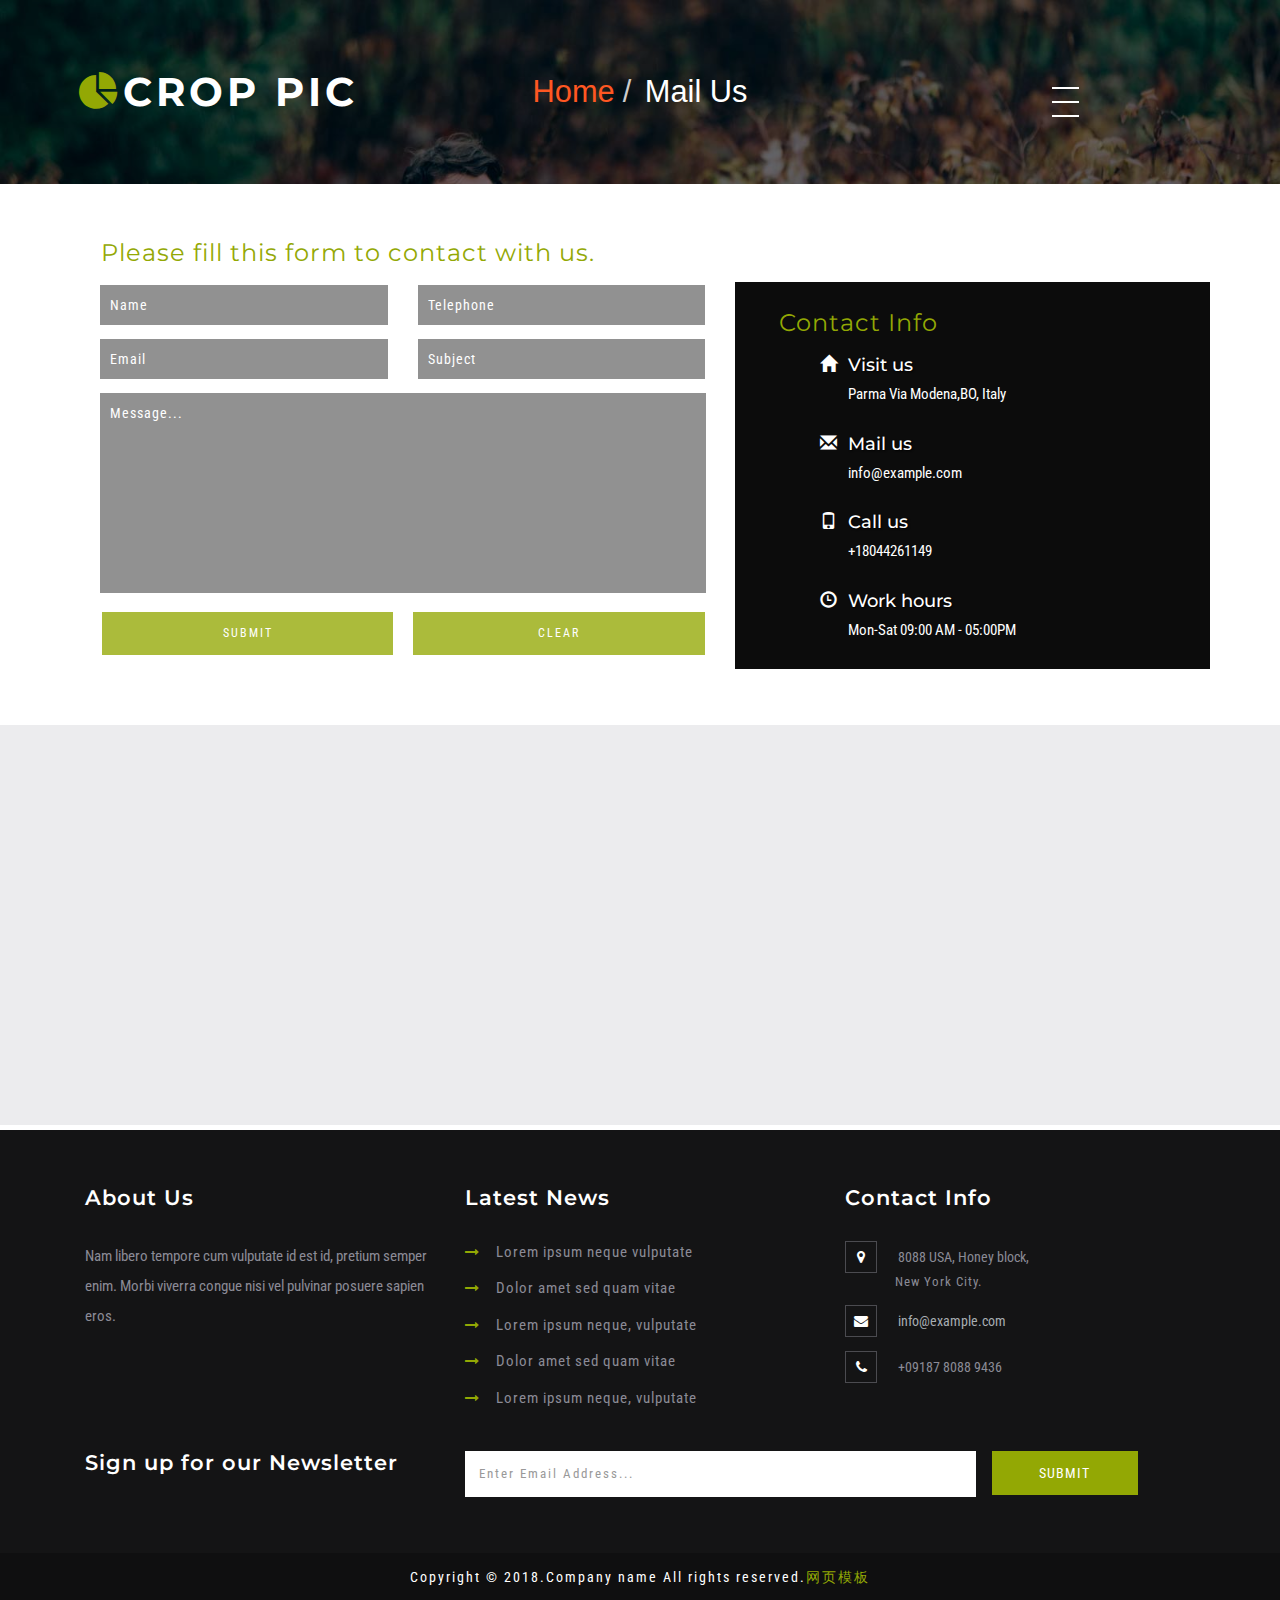
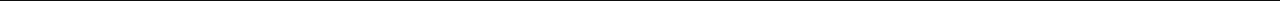
<file: mail.html>
<!DOCTYPE html>
<html lang="en">
<head>
<title>Mail Us</title>
<meta name="viewport" content="width=device-width, initial-scale=1">
<meta http-equiv="Content-Type" content="text/html; charset=utf-8" />
<meta name="keywords" content="" />
<script type="application/x-javascript"> addEventListener("load", function() { setTimeout(hideURLbar, 0); }, false); function hideURLbar(){ window.scrollTo(0,1); } </script>
<!-- Custom Theme files -->
<link href="css/bootstrap.css" type="text/css" rel="stylesheet" media="all">
<link href="css/style.css" type="text/css" rel="stylesheet" media="all">   
<link href="css/font-awesome.css" rel="stylesheet"> <!-- font-awesome icons -->  
<!-- //Custom Theme files --> 
<!-- js -->
<script src="js/jquery-2.2.3.min.js"></script>  
<!-- //js -->
<!-- web-fonts -->   
<link href="http://fonts.googleapis.com/css?family=Montserrat:100,100i,200,200i,300,300i,400,400i,500,500i,600,600i,700,700i,800,800i,900,900i" rel="stylesheet">
<link href="http://fonts.googleapis.com/css?family=Roboto+Condensed:300,300i,400,400i,700" rel="stylesheet">
<!-- //web-fonts -->
</head>
<body> 
	<!-- banner -->
	<div class="banner">
		<div class="banner-agileinfo">
				<!-- Header -->
		<div class="logo-w3layouts">
			<h1><a href="index.html"><i class="fa fa-pie-chart" aria-hidden="true"></i>Crop Pic</a></h1>
		</div>
		<!-- Navigation -->
		<div class="menu">
					<a href="#" class="navicon"></a> 
					<div class="toggle"> 
						<ul class="toggle-menu">
							<li><a href="index.html" class="active"> Home</a></li>
							<li><a href="#about" class="scroll"> About</a></li> 
								<li><a href="services.html"> Services</a></li> 
								<li><a href="icons.html">Web Icons</a></li>
									<li><a href="typography.html">Typography</a></li>
							<li><a href="portfolio.html"> Portfolio</a></li> 
							<li><a  href="mail.html"> Contact Us</a></li>
						</ul>
					</div> 
				</div>   

		<!-- //Navigation -->

			<!-- banner-text -->
			<div class="banner-w3lstext agileits-w3layouts">  
				<ol class="breadcrumb">
					<li><a href="index.html">Home</a></li> 
					<li class="active">Mail Us</li>
				</ol>  
			</div>
			<!-- //banner-text -->
		</div>
	</div>
	<!-- //banner --> 
	<!-- contact -->
	<!-- mail -->
<div class="mail contact-w3ls" id="mail">
	<div class="container">
		<div class="agileinfo_mail_grids">
			<div class="col-md-7 agileinfo_mail_grid_right">
			<h3>Please fill this form to contact with us.</h3>
				<form action="#" method="post">
					<div class="col-md-6 col-sm-6 wthree_contact_left_grid">
						<input type="text" name="Name" placeholder="Name" required="">
						<input type="email" name="Email" placeholder="Email" required="">
					</div>
					<div class="col-md-6 col-sm-6 wthree_contact_left_grid">
						<input type="text" name="Telephone" placeholder="Telephone" required="">
						<input type="text" name="Subject" placeholder="Subject" required="">
					</div>
					<div class="clearfix"> </div>
					<textarea name="Message" onfocus="this.value = '';" onblur="if (this.value == '') {this.value = 'Message...';}" required="">Message...</textarea>
					<input type="submit" value="Submit">
					<input type="reset" value="Clear">
				</form>
			</div>
			<div class="col-md-5 contact-left-w3ls">
				<h3>Contact Info</h3>
				<div class="visit">
					<div class="col-md-2 col-sm-2 col-xs-2 contact-icon-wthree">
						<span class="glyphicon glyphicon-home" aria-hidden="true"></span>
					</div>
					<div class="col-md-10 col-sm-10 col-xs-10 contact-text-agileinf0">
						<h4>Visit us</h4>
						<p>Parma Via Modena,BO, Italy</p>
					</div>
					<div class="clearfix"></div>
				</div>
				<div class="mail-w3">
					<div class="col-md-2 col-sm-2 col-xs-2 contact-icon-wthree">
						<span class="glyphicon glyphicon-envelope" aria-hidden="true"></span>
					</div>
					<div class="col-md-10 col-sm-10 col-xs-10 contact-text-agileinf0">
						<h4>Mail us</h4>
						<p><a href="mailto:info@example.com">info@example.com</a></p>
					</div>
					<div class="clearfix"></div>
				</div>
				<div class="call">
					<div class="col-md-2 col-sm-2 col-xs-2 contact-icon-wthree">
						<span class="glyphicon glyphicon-phone" aria-hidden="true"></span>
					</div>
					<div class="col-md-10 col-sm-10 col-xs-10 contact-text-agileinf0">
						<h4>Call us</h4>
						<p>+18044261149</p>
					</div>
					<div class="clearfix"></div>
				</div>
				<div class="visit">
					<div class="col-md-2 col-sm-2 col-xs-2 contact-icon-wthree">
						<span class="glyphicon glyphicon-time" aria-hidden="true"></span>
					</div>
					<div class="col-md-10 col-sm-10 col-xs-10 contact-text-agileinf0">
						<h4>Work hours</h4>
						<p>Mon-Sat 09:00 AM - 05:00PM</p>
					</div>
					<div class="clearfix"></div>
				</div>
			</div>
			<div class="clearfix"> </div>
		</div>
	</div>
</div>
<!-- //mail -->
<!-- /contact -->
	<!-- /map -->
			<div class="map_w3layouts_agile">
				<iframe src="https://www.google.com/maps/embed?pb=!1m18!1m12!1m3!1d387142.84010033106!2d-74.25819252532891!3d40.70583163828471!2m3!1f0!2f0!3f0!3m2!1i1024!2i768!4f13.1!3m3!1m2!1s0x89c24fa5d33f083b%3A0xc80b8f06e177fe62!2sNew+York%2C+NY%2C+USA!5e0!3m2!1sen!2sin!4v1475140387172" style="border:0"></iframe>

			</div>
		<!-- //map -->
<!-- footer -->
	<div class="footer_top_agileits">
		<div class="container">
			<div class="col-md-4 footer_grid">
				<h3>About Us</h3>
				<p>Nam libero tempore cum vulputate id est id, pretium semper enim. Morbi viverra congue nisi vel pulvinar posuere sapien
					eros.
				</p>
			</div>
			<div class="col-md-4 footer_grid">
				<h3>Latest News</h3>
				<ul class="footer_grid_list">
					<li><i class="fa fa-long-arrow-right" aria-hidden="true"></i>
						<a href="#" data-toggle="modal" data-target="#myModal">Lorem ipsum neque vulputate </a>
					</li>
					<li><i class="fa fa-long-arrow-right" aria-hidden="true"></i>
						<a href="#" data-toggle="modal" data-target="#myModal">Dolor amet sed quam vitae</a>
					</li>
					<li><i class="fa fa-long-arrow-right" aria-hidden="true"></i>
						<a href="#" data-toggle="modal" data-target="#myModal">Lorem ipsum neque, vulputate </a>
					</li>
					<li><i class="fa fa-long-arrow-right" aria-hidden="true"></i>
						<a href="#" data-toggle="modal" data-target="#myModal">Dolor amet sed quam vitae</a>
					</li>
					<li><i class="fa fa-long-arrow-right" aria-hidden="true"></i>
						<a href="#" data-toggle="modal" data-target="#myModal">Lorem ipsum neque, vulputate </a>
					</li>
				</ul>
			</div>
			<div class="col-md-4 footer_grid">
				<h3>Contact Info</h3>
				<ul class="address">
					<li><i class="fa fa-map-marker" aria-hidden="true"></i>8088 USA, Honey block, <span>New York City.</span></li>
					<li><i class="fa fa-envelope" aria-hidden="true"></i><a href="mailto:info@example.com">info@example.com</a></li>
					<li><i class="fa fa-phone" aria-hidden="true"></i>+09187 8088 9436</li>
				</ul>
			</div>
			<div class="clearfix"> </div>
			<div class="footer_grids">
				<div class="col-md-4 footer_grid_left">
					<h3>Sign up for our Newsletter</h3>
				</div>
				<div class="col-md-8 footer_grid_right">

					<form action="#" method="post">
						<input type="email" name="Email" placeholder="Enter Email Address..." required="">
						<input type="submit" value="Submit">
					</form>
				</div>
				<div class="clearfix"> </div>
			</div>
		</div>
	</div>
	<div class="footer_w3ls">
		<div class="container">
					<div class="footer_bottom1">
						<p>Copyright &copy; 2018.Company name All rights reserved.<a target="_blank" href="http://www.cssmoban.com/">&#x7F51;&#x9875;&#x6A21;&#x677F;</a></p>
					</div>
		</div>
	</div>
	<!-- //footer -->
	<!-- menu-js -->
	<script>
		$('.navicon').on('click', function (e) {
		  e.preventDefault();
		  $(this).toggleClass('navicon--active');
		  $('.toggle').toggleClass('toggle--active');
		});
	</script> 
	<!-- //menu-js --> 
	<!-- jarallax -->  
	<script src="js/SmoothScroll.min.js"></script> 
	<!-- start-smooth-scrolling --> 
	<script type="text/javascript" src="js/move-top.js"></script>
	<script type="text/javascript" src="js/easing.js"></script>	
	<script type="text/javascript">
			jQuery(document).ready(function($) {
				$(".scroll").click(function(event){		
					event.preventDefault();
			
			$('html,body').animate({scrollTop:$(this.hash).offset().top},1000);
				});
			});
	</script>
	<!-- //end-smooth-scrolling -->	 
	<!-- smooth-scrolling-of-move-up -->
	<script type="text/javascript">
		$(document).ready(function() {
			/*
			var defaults = {
				containerID: 'toTop', // fading element id
				containerHoverID: 'toTopHover', // fading element hover id
				scrollSpeed: 1200,
				easingType: 'linear' 
			};
			*/
			
			$().UItoTop({ easingType: 'easeOutQuart' });
			
		});
	</script>
	<!-- //smooth-scrolling-of-move-up -->   
	<!-- Bootstrap core JavaScript
    ================================================== -->
    <!-- Placed at the end of the document so the pages load faster -->
    <script src="js/bootstrap.js"></script>
</body>
</html>
</file>
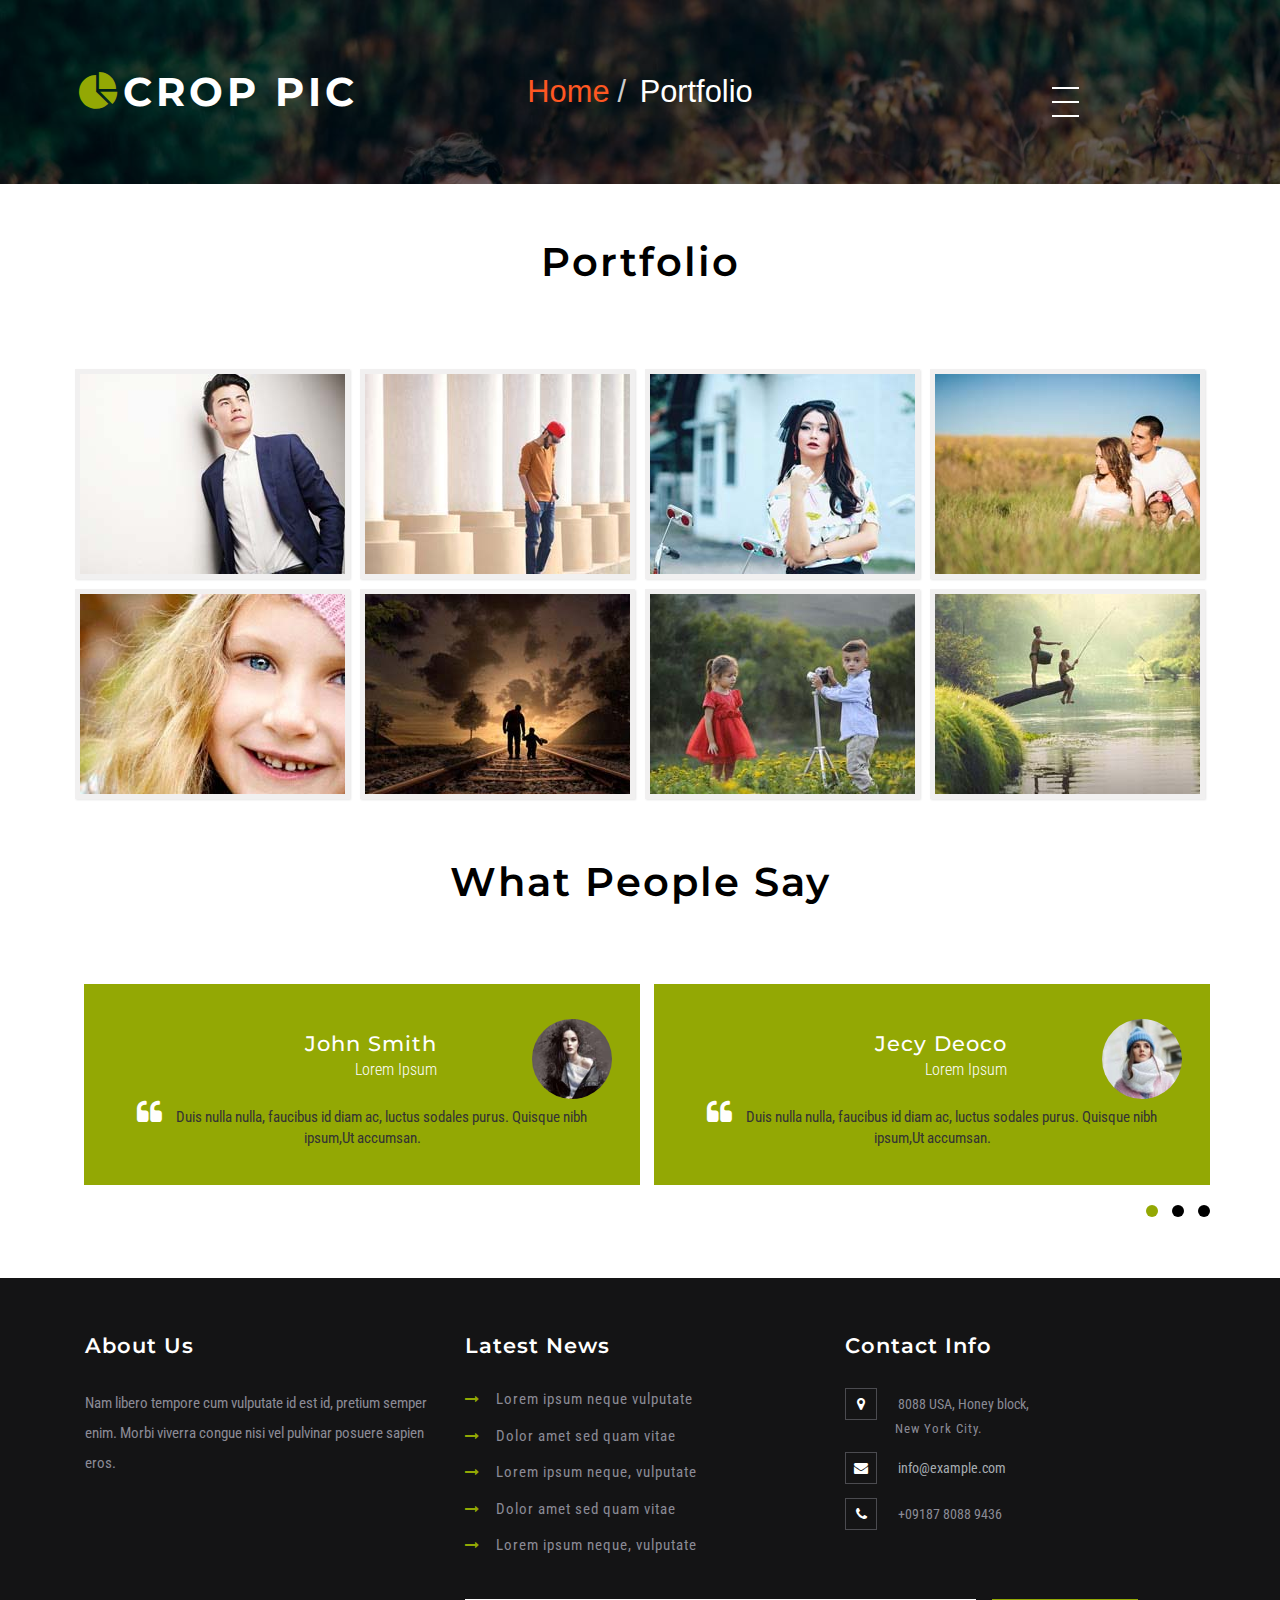
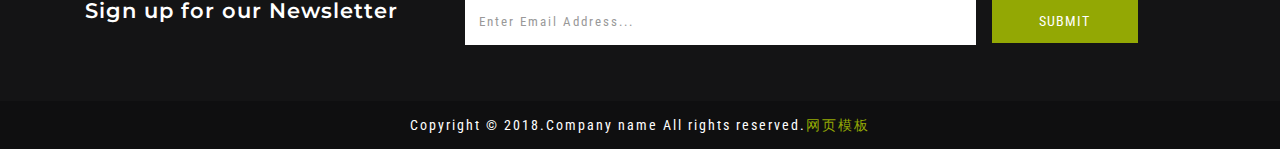
<file: portfolio.html>
<!DOCTYPE html>
<html lang="en">
<head>
<title>Portfolio</title>
<meta name="viewport" content="width=device-width, initial-scale=1">
<meta http-equiv="Content-Type" content="text/html; charset=utf-8" />
<meta name="keywords" content="" />
<script type="application/x-javascript"> addEventListener("load", function() { setTimeout(hideURLbar, 0); }, false); function hideURLbar(){ window.scrollTo(0,1); } </script>
<!-- Custom Theme files -->
<link href="css/bootstrap.css" type="text/css" rel="stylesheet" media="all">
<link href="css/style.css" type="text/css" rel="stylesheet" media="all">   
<link href="css/font-awesome.css" rel="stylesheet"> <!-- font-awesome icons --> 
<link rel="stylesheet" href="css/owl.carousel.css" type="text/css" media="all" />
<!--gallery pop-up-css file -->
<link rel="stylesheet" href="css/chocolat.css" type="text/css">
<!-- // gallery pop-up-css file -->
<!-- //Custom Theme files --> 
<!-- js -->
<script src="js/jquery-2.2.3.min.js"></script>  
<!-- //js -->
<!-- web-fonts -->   
<link href="http://fonts.googleapis.com/css?family=Montserrat:100,100i,200,200i,300,300i,400,400i,500,500i,600,600i,700,700i,800,800i,900,900i" rel="stylesheet">
<link href="http://fonts.googleapis.com/css?family=Roboto+Condensed:300,300i,400,400i,700" rel="stylesheet">
<!-- //web-fonts -->
</head>
<body> 
	<!-- banner -->
	<div class="banner jarallax">
		<div class="banner-agileinfo">
				<!-- Header -->
		<div class="logo-w3layouts">
			<h1><a href="index.html"><i class="fa fa-pie-chart" aria-hidden="true"></i>Crop Pic</a></h1>
		</div>
		
			<!-- Navigation -->
		<div class="menu">
					<a href="#" class="navicon"></a> 
					<div class="toggle"> 
						<ul class="toggle-menu">
							<li><a href="index.html" class="active"> Home</a></li>
							<li><a href="#about" class="scroll"> About</a></li> 
								<li><a href="services.html"> Services</a></li> 
								<li><a href="icons.html">Web Icons</a></li>
									<li><a href="typography.html">Typography</a></li>
							<li><a href="portfolio.html"> Portfolio</a></li> 
							<li><a  href="mail.html"> Contact Us</a></li>
						</ul>
					</div> 
				</div>   

		<!-- //Navigation -->

			<!-- banner-text -->
			<div class="banner-w3lstext agileits-w3layouts">  
				<ol class="breadcrumb">
					<li><a href="index.html">Home</a></li> 
					<li class="active">Portfolio</li>
				</ol>  
			</div>
			<!-- //banner-text -->
		</div>
	</div>
	<!-- //banner --> 
	  <!-- gallery -->
	<div class="portfolio" id="gallery">
			<div class="container">
			<!-- Owl-Carousel -->
			<div class="wthree_head_all">
				<h3>Portfolio</h3>
			</div>
			<div class="portfolio-agile">
			<div class="main">
                <div class="view view-seventh">
					<a href="images/g1.jpg" class="b-link-stripe b-animate-go  thickbox">
						<img src="images/g1-.jpg" alt="" />
						<div class="mask">
							<h4>Crop Pic</h4>
							
						</div>
					</a>
                </div>
                <div class="view view-seventh">
                    <a href="images/g2.jpg" class="b-link-stripe b-animate-go  thickbox">
						<img src="images/g2-.jpg" alt="" />
						<div class="mask">
							<h4>Crop Pic</h4>
							
						</div>
					</a>
                </div>
                <div class="view view-seventh">
                    <a href="images/g3.jpg" class="b-link-stripe b-animate-go  thickbox">
						<img src="images/g3-.jpg" alt="" />
						<div class="mask">
							<h4>Crop Pic</h4>
							
						</div>
					</a>
                </div>
                <div class="view view-seventh">
                    <a href="images/g4.jpg" class="b-link-stripe b-animate-go  thickbox">
						<img src="images/g4-.jpg" alt="" />
						<div class="mask">
							<h4>Crop Pic</h4>
							
						</div>
					</a>
                </div>
                <div class="view view-seventh">
					<a href="images/g5.jpg" class="b-link-stripe b-animate-go  thickbox">
						<img src="images/g5-.jpg" alt="" />
						<div class="mask">
							<h4>Crop Pic</h4>
							
						</div>
					</a>
                </div>
                <div class="view view-seventh">
                    <a href="images/g6.jpg" class="b-link-stripe b-animate-go  thickbox">
						<img src="images/g6-.jpg" alt="" />
						<div class="mask">
							<h4>Crop Pic</h4>
							
						</div>
					</a>
                </div>
                <div class="view view-seventh">
                    <a href="images/g7.jpg" class="b-link-stripe b-animate-go  thickbox">
						<img src="images/g7-.jpg" alt="" />
						<div class="mask">
							<h4>Crop Pic</h4>
							
						</div>
					</a>
                </div>
                <div class="view view-seventh">
                    <a href="images/g8.jpg" class="b-link-stripe b-animate-go  thickbox">
						<img src="images/g8-.jpg" alt="" />
						<div class="mask">
							<h4>Crop Pic</h4>
							
						</div>
					</a>
                </div>
				<div class="clearfix"></div>
           
			</div>
			</div>
			</div>
	</div>
<!-- //gallery -->
<!-- Clients -->
	<div class="clients-main" id="clients">
		<div class="container">
			<!-- Owl-Carousel -->
			<div class="wthree_head_all">
				<h3> What People Say</h3>
			</div>
			<div id="owl-demo" class="owl-carousel text-center clients-right">
				<div class="item g1">
					<div class="agile-dish-caption">
						<h4>John Smith</h4>
						<span>Lorem Ipsum</span>
					</div>
					<img class="lazyOwl" src="images/c1.jpg" alt="" />
					<div class="clearfix"></div>
					<p class="para-w3-agile"><span class="fa fa-quote-left" aria-hidden="true"></span>Duis nulla nulla, faucibus id diam ac, luctus sodales purus.
						Quisque nibh ipsum,Ut accumsan.</p>
				</div>
				<div class="item g1">
					<div class="agile-dish-caption">
						<h4>Jecy Deoco</h4>
						<span>Lorem Ipsum</span>
					</div>
					<img class="lazyOwl" src="images/c22.jpg" alt="" />
					<div class="clearfix"></div>
					<p class="para-w3-agile"><span class="fa fa-quote-left" aria-hidden="true"></span>Duis nulla nulla, faucibus id diam ac, luctus sodales purus.
						Quisque nibh ipsum,Ut accumsan.</p>
				</div>
				<div class="item g1">
					<div class="agile-dish-caption">
						<h4>Devid Fahim</h4>
						<span>Lorem Ipsum</span>
					</div>
					<img class="lazyOwl" src="images/c3.jpg" alt="" />
					<div class="clearfix"></div>
					<p class="para-w3-agile"><span class="fa fa-quote-left" aria-hidden="true"></span>Duis nulla nulla, faucibus id diam ac, luctus sodales purus.
						Quisque nibh ipsum,Ut accumsan.</p>
				</div>
				<div class="item g1">
					<div class="agile-dish-caption">
						<h4>Honey Jisa</h4>
						<span>Lorem Ipsum</span>
					</div>
					<img class="lazyOwl" src="images/c1.jpg" alt="" />
					<div class="clearfix"></div>
					<p class="para-w3-agile"><span class="fa fa-quote-left" aria-hidden="true"></span>Duis nulla nulla, faucibus id diam ac, luctus sodales purus.
						Quisque nibh ipsum,Ut accumsan.</p>
				</div>
				<div class="item g1">
					<div class="agile-dish-caption">
						<h4>Jecy Deoco</h4>
						<span>Lorem Ipsum</span>
					</div>
					<img class="lazyOwl" src="images/c22.jpg" alt="" />
					<div class="clearfix"></div>
					<p class="para-w3-agile"><span class="fa fa-quote-left" aria-hidden="true"></span>Duis nulla nulla, faucibus id diam ac, luctus sodales purus.
						Quisque nibh ipsum,Ut accumsan.</p>
				</div>
				<div class="item g1">
					<div class="agile-dish-caption">
						<h4>Devid Fahim</h4>
						<span>Lorem Ipsum</span>
					</div>
					<img class="lazyOwl" src="images/c3.jpg" alt="" />
					<div class="clearfix"></div>
					<p class="para-w3-agile"><span class="fa fa-quote-left" aria-hidden="true"></span>Duis nulla nulla, faucibus id diam ac, luctus sodales purus.
						Quisque nibh ipsum,Ut accumsan.</p>
				</div>
			</div>
			<!--// Owl-Carousel -->
		</div>
	</div>
	<!--// Clients -->
	<!-- footer -->
	<div class="footer_top_agileits">
		<div class="container">
			<div class="col-md-4 footer_grid">
				<h3>About Us</h3>
				<p>Nam libero tempore cum vulputate id est id, pretium semper enim. Morbi viverra congue nisi vel pulvinar posuere sapien
					eros.
				</p>
			</div>
			<div class="col-md-4 footer_grid">
				<h3>Latest News</h3>
				<ul class="footer_grid_list">
					<li><i class="fa fa-long-arrow-right" aria-hidden="true"></i>
						<a href="#" data-toggle="modal" data-target="#myModal">Lorem ipsum neque vulputate </a>
					</li>
					<li><i class="fa fa-long-arrow-right" aria-hidden="true"></i>
						<a href="#" data-toggle="modal" data-target="#myModal">Dolor amet sed quam vitae</a>
					</li>
					<li><i class="fa fa-long-arrow-right" aria-hidden="true"></i>
						<a href="#" data-toggle="modal" data-target="#myModal">Lorem ipsum neque, vulputate </a>
					</li>
					<li><i class="fa fa-long-arrow-right" aria-hidden="true"></i>
						<a href="#" data-toggle="modal" data-target="#myModal">Dolor amet sed quam vitae</a>
					</li>
					<li><i class="fa fa-long-arrow-right" aria-hidden="true"></i>
						<a href="#" data-toggle="modal" data-target="#myModal">Lorem ipsum neque, vulputate </a>
					</li>
				</ul>
			</div>
			<div class="col-md-4 footer_grid">
				<h3>Contact Info</h3>
				<ul class="address">
					<li><i class="fa fa-map-marker" aria-hidden="true"></i>8088 USA, Honey block, <span>New York City.</span></li>
					<li><i class="fa fa-envelope" aria-hidden="true"></i><a href="mailto:info@example.com">info@example.com</a></li>
					<li><i class="fa fa-phone" aria-hidden="true"></i>+09187 8088 9436</li>
				</ul>
			</div>
			<div class="clearfix"> </div>
			<div class="footer_grids">
				<div class="col-md-4 footer_grid_left">
					<h3>Sign up for our Newsletter</h3>
				</div>
				<div class="col-md-8 footer_grid_right">

					<form action="#" method="post">
						<input type="email" name="Email" placeholder="Enter Email Address..." required="">
						<input type="submit" value="Submit">
					</form>
				</div>
				<div class="clearfix"> </div>
			</div>
		</div>
	</div>
	<div class="footer_w3ls">
		<div class="container">
					<div class="footer_bottom1">
						<p>Copyright &copy; 2018.Company name All rights reserved.<a target="_blank" href="http://www.cssmoban.com/">&#x7F51;&#x9875;&#x6A21;&#x677F;</a></p>
					</div>
		</div>
	</div>
	<!-- //footer -->
	<!-- menu-js -->
	<script>
		$('.navicon').on('click', function (e) {
		  e.preventDefault();
		  $(this).toggleClass('navicon--active');
		  $('.toggle').toggleClass('toggle--active');
		});
	</script> 
	<!-- //menu-js --> 
	
	<!-- gallery-pop-up-script -->
<script src="js/jquery.chocolat.js"></script>
<script type="text/javascript">
$(function() {
	$('.view-seventh a').Chocolat();
});
</script>
<!-- //gallery-pop-up-script -->
<script src="js/owl.carousel.js"></script>
	<script>
		$(document).ready(function () {
			$("#owl-demo").owlCarousel({
				items: 2,
				lazyLoad: true,
				autoPlay: false,
				pagination: true,
			});
		});
	</script>
	<!-- //Owl-Carousel-JavaScript -->
	<!-- jarallax -->  
	<script src="js/SmoothScroll.min.js"></script>  
	<!-- //jarallax --> 
	<!-- start-smooth-scrolling --> 
	<script type="text/javascript" src="js/move-top.js"></script>
	<script type="text/javascript" src="js/easing.js"></script>	
	<script type="text/javascript">
			jQuery(document).ready(function($) {
				$(".scroll").click(function(event){		
					event.preventDefault();
			
			$('html,body').animate({scrollTop:$(this.hash).offset().top},1000);
				});
			});
	</script>
	<!-- //end-smooth-scrolling -->	 
	<!-- smooth-scrolling-of-move-up -->
	<script type="text/javascript">
		$(document).ready(function() {
			/*
			var defaults = {
				containerID: 'toTop', // fading element id
				containerHoverID: 'toTopHover', // fading element hover id
				scrollSpeed: 1200,
				easingType: 'linear' 
			};
			*/
			
			$().UItoTop({ easingType: 'easeOutQuart' });
			
		});
	</script>
	<!-- //smooth-scrolling-of-move-up -->   
	<!-- Bootstrap core JavaScript
    ================================================== -->
    <!-- Placed at the end of the document so the pages load faster -->
    <script src="js/bootstrap.js"></script>
</body>
</html>
</file>
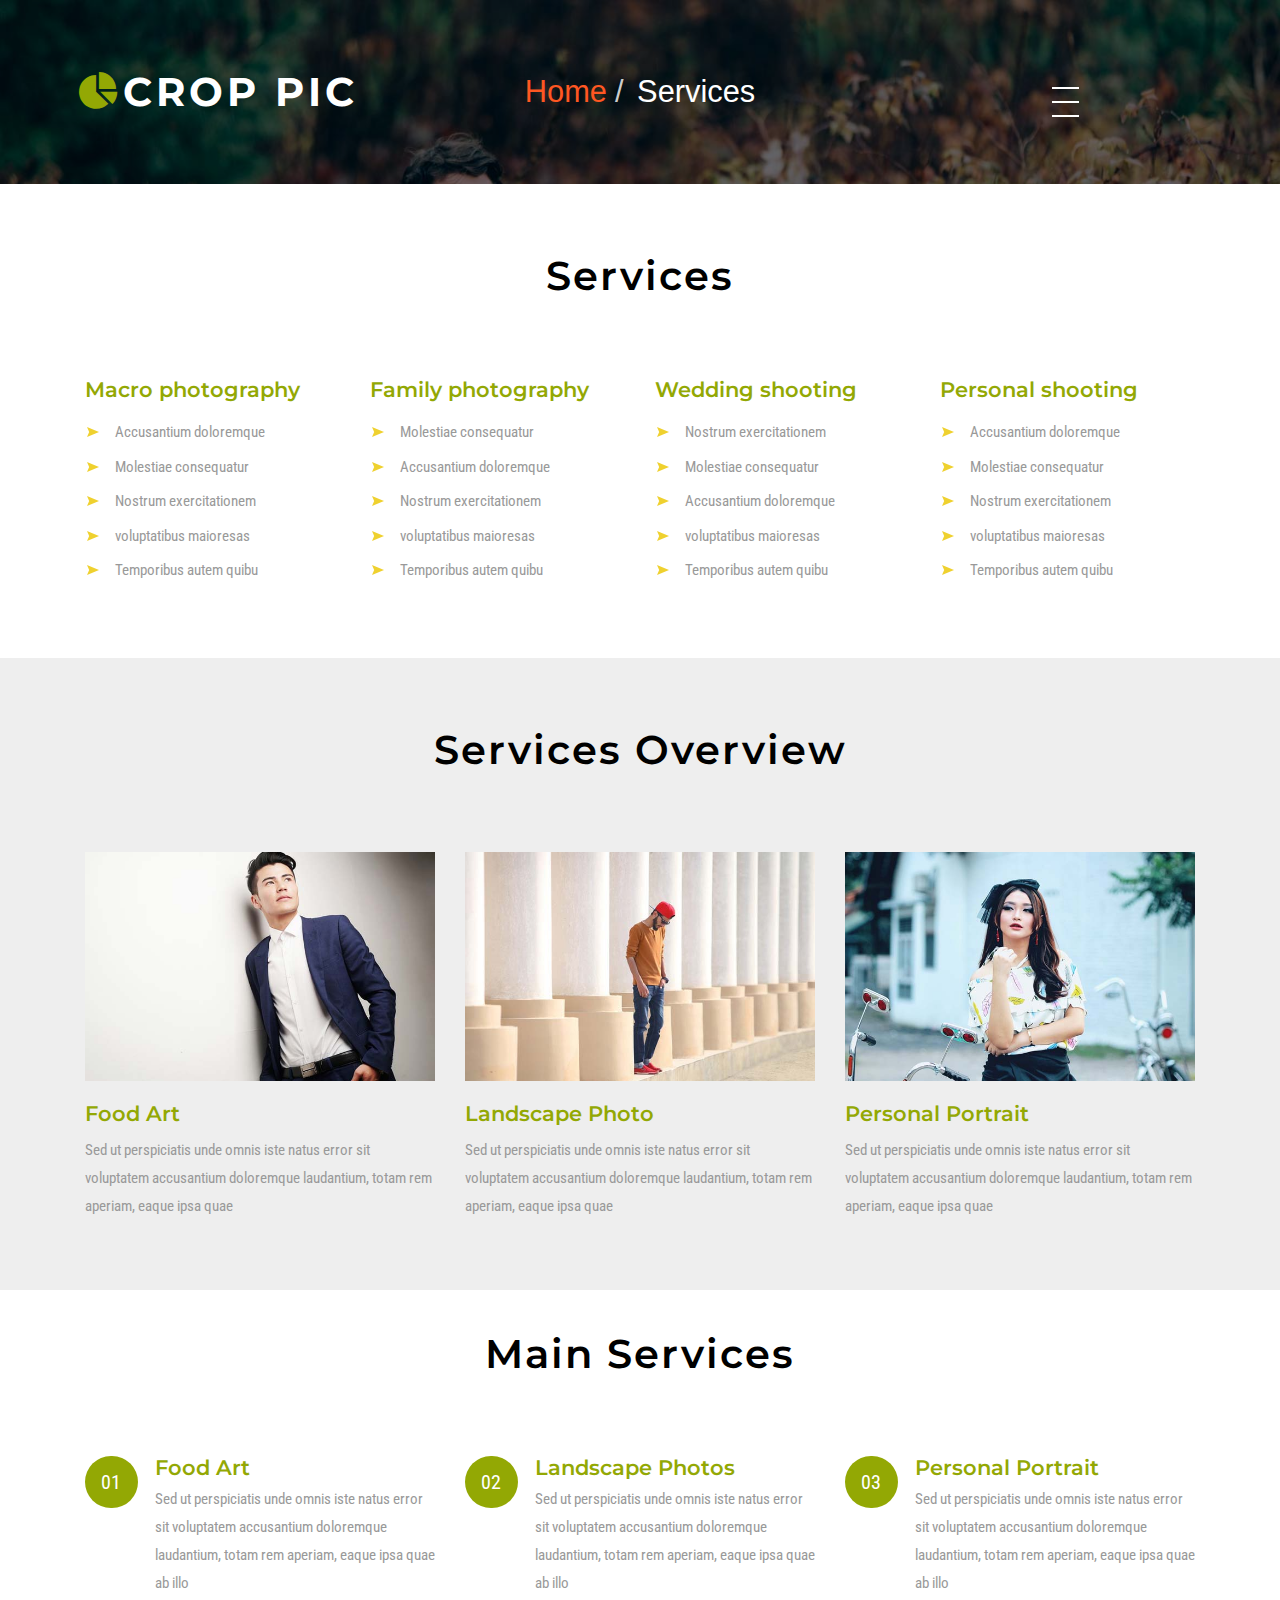
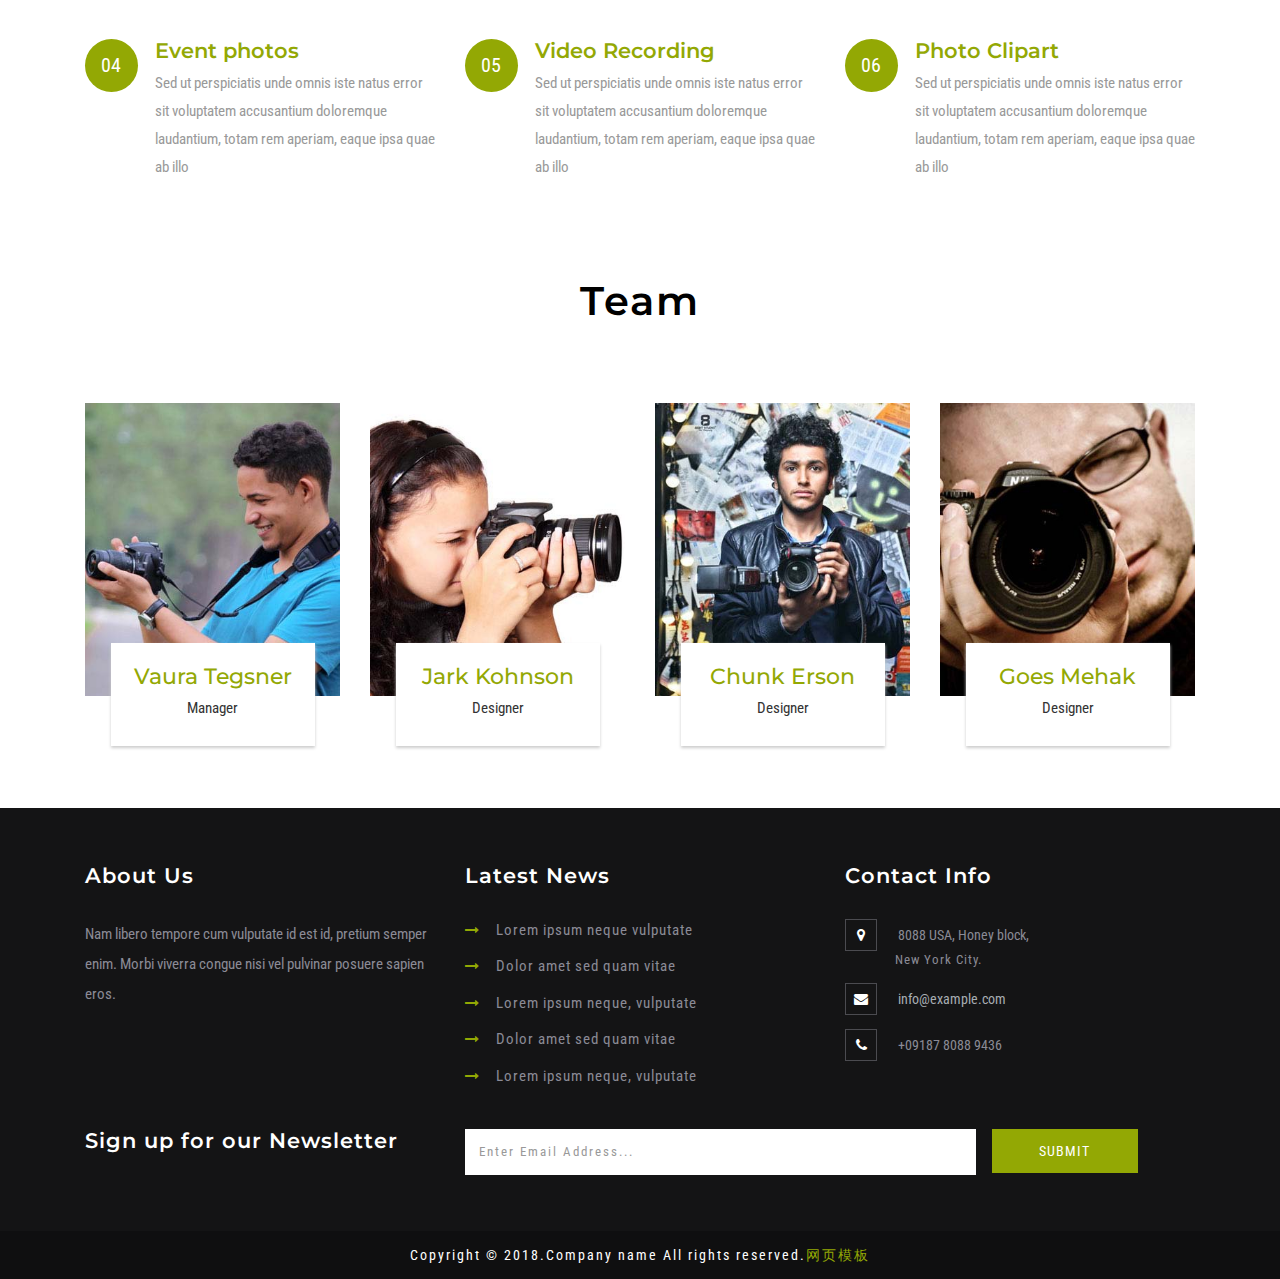
<file: services.html>
<!DOCTYPE html>
<html lang="en">
<head>
<title>Services</title>
<meta name="viewport" content="width=device-width, initial-scale=1">
<meta http-equiv="Content-Type" content="text/html; charset=utf-8" />
<meta name="keywords" content="" />
<script type="application/x-javascript"> addEventListener("load", function() { setTimeout(hideURLbar, 0); }, false); function hideURLbar(){ window.scrollTo(0,1); } </script>
<!-- Custom Theme files -->
<link href="css/bootstrap.css" type="text/css" rel="stylesheet" media="all">
<link href="css/style.css" type="text/css" rel="stylesheet" media="all">   
<link href="css/font-awesome.css" rel="stylesheet"> <!-- font-awesome icons --> 
<!-- //Custom Theme files --> 
<!-- js -->
<script src="js/jquery-2.2.3.min.js"></script>  
<!-- //js -->
<!-- web-fonts -->   
<link href="http://fonts.googleapis.com/css?family=Montserrat:100,100i,200,200i,300,300i,400,400i,500,500i,600,600i,700,700i,800,800i,900,900i" rel="stylesheet">
<link href="http://fonts.googleapis.com/css?family=Roboto+Condensed:300,300i,400,400i,700" rel="stylesheet">
<!-- //web-fonts -->
</head>
<body> 
	<!-- banner -->
	<div class="banner">
		<div class="banner-agileinfo">
				<!-- Header -->
		<div class="logo-w3layouts">
			<h1><a href="index.html"><i class="fa fa-pie-chart" aria-hidden="true"></i>Crop Pic</a></h1>
		</div>
		
			<!-- Navigation -->
		<div class="menu">
					<a href="#" class="navicon"></a> 
					<div class="toggle"> 
						<ul class="toggle-menu">
							<li><a href="index.html" class="active"> Home</a></li>
							<li><a href="#about" class="scroll"> About</a></li> 
								<li><a href="services.html"> Services</a></li> 
								<li><a href="icons.html">Web Icons</a></li>
									<li><a href="typography.html">Typography</a></li>
							<li><a href="portfolio.html"> Portfolio</a></li> 
							<li><a  href="mail.html"> Contact Us</a></li>
						</ul>
					</div> 
				</div>   

		<!-- //Navigation -->

			<!-- banner-text -->
			<div class="banner-w3lstext agileits-w3layouts">  
				<ol class="breadcrumb">
					<li><a href="index.html">Home</a></li> 
					<li class="active">Services</li>
				</ol>  
			</div>
			<!-- //banner-text -->
		</div>
	</div>
	<!-- //banner --> 
	<div class="agileinfo-ser">
<!---728x90--->
				<div class="container">
				<div class="wthree_head_all">
					<h3>Services</h3>
					</div>  
					<div class="services-grids">
						<div class="col-md-3 ser-grid wow fadeInLeft animated animated" data-wow-delay=".5s" style="visibility: visible; animation-delay: 0.5s; animation-name: fadeInLeft;">
							<h4>Macro photography</h4>
							<ul>
								<li>Accusantium doloremque</li>
								<li>Molestiae consequatur</li>
								<li>Nostrum exercitationem</li>
								<li>voluptatibus maioresas</li>
								<li>Temporibus autem quibu</li>
							</ul>
						</div>
						<div class="col-md-3 ser-grid wow fadeInUpBig animated animated" data-wow-delay=".5s" style="visibility: visible; animation-delay: 0.5s; animation-name: fadeInUpBig;">
							<h4>Family photography</h4>
							<ul>
								<li>Molestiae consequatur</li>
								<li>Accusantium doloremque</li>
								<li>Nostrum exercitationem</li>
								<li>voluptatibus maioresas</li>
								<li>Temporibus autem quibu</li>
							</ul>
						</div>
						<div class="col-md-3 ser-grid wow fadeInDownBig animated animated" data-wow-delay=".5s" style="visibility: visible; animation-delay: 0.5s; animation-name: fadeInDownBig;">
							<h4>Wedding shooting</h4>
							<ul>
								<li>Nostrum exercitationem</li>
								<li>Molestiae consequatur</li>
								<li>Accusantium doloremque</li>
								<li>voluptatibus maioresas</li>
								<li>Temporibus autem quibu</li>
							</ul>
						</div>
						<div class="col-md-3 ser-grid wow fadeInRight animated animated" data-wow-delay=".5s" style="visibility: visible; animation-delay: 0.5s; animation-name: fadeInRight;">
							<h4>Personal shooting</h4>
							<ul>
								<li>Accusantium doloremque</li>
								<li>Molestiae consequatur</li>
								<li>Nostrum exercitationem</li>
								<li>voluptatibus maioresas</li>
								<li>Temporibus autem quibu</li>
							</ul>
						</div>
						<div class="clearfix"></div>
					</div>
				</div>
				<!---728x90--->
			</div>
<!-- //agileinfo -->
<!-- overview --> 
	<div class="overview w3-2">
			<div class="container">
				<div class="wthree_head_all">
				<h3>Services overview</h3>
				</div>
				<div class="overview-grids">
					<div class="col-md-4 list-grid">
						<div class="list-img">
							<img src="images/g1.jpg" class="img-responsive" alt=" ">
							<div class="textbox"></div>
						</div>						
						<h4>Food Art</h4>
						<p>Sed ut perspiciatis unde omnis iste natus error sit voluptatem accusantium doloremque laudantium, totam rem aperiam, eaque ipsa quae </p>
					</div>
					<div class="col-md-4 list-grid">
						<div class="list-img">
							<img src="images/g2.jpg" class="img-responsive" alt=" ">
							<div class="textbox"></div>
						</div>	
						<h4>Landscape Photo</h4>
						<p>Sed ut perspiciatis unde omnis iste natus error sit voluptatem accusantium doloremque laudantium, totam rem aperiam, eaque ipsa quae </p>
					</div>
					<div class="col-md-4 list-grid">
						<div class="list-img">
							<img src="images/g3.jpg" class="img-responsive" alt=" ">
							<div class="textbox"></div>
						</div>	
						<h4>Personal Portrait</h4>
						<p>Sed ut perspiciatis unde omnis iste natus error sit voluptatem accusantium doloremque laudantium, totam rem aperiam, eaque ipsa quae </p>
					</div>
					
					<div class="clearfix"></div>
				</div>
			</div>
		</div>
<!-- //overview --> 
	<!-- main-services--> 
	<div class="main-services agileits-2">
	<!---728x90--->
			<div class="container">
				<div class="wthree_head_all">
					<h3>Main services</h3>
					</div>

				<div class="services-grids">
						<div class="col-md-4 services-grid">
							<div class="services-left">
								<p>01</p>
							</div>
							<div class="services-right">
								<h4>Food Art</h4>
								<p>Sed ut perspiciatis unde omnis iste natus error sit 
								voluptatem accusantium doloremque laudantium, totam rem 
								aperiam, eaque ipsa quae ab illo </p>
							</div>
							<div class="clearfix"></div>
						</div>
						<div class="col-md-4 services-grid">
							<div class="services-left">
								<p>02</p>
							</div>
							<div class="services-right">
								<h4>Landscape Photos</h4>
								<p>Sed ut perspiciatis unde omnis iste natus error sit 
								voluptatem accusantium doloremque laudantium, totam rem 
								aperiam, eaque ipsa quae ab illo </p>
							</div>
							<div class="clearfix"></div>
						</div>
						<div class="col-md-4 services-grid">
							<div class="services-left">
								<p>03</p>
							</div>
							<div class="services-right">
								<h4>Personal Portrait</h4>
								<p>Sed ut perspiciatis unde omnis iste natus error sit 
								voluptatem accusantium doloremque laudantium, totam rem 
								aperiam, eaque ipsa quae ab illo </p>
							</div>
							<div class="clearfix"></div>
						</div>
						<div class="col-md-4 services-grid">
							<div class="services-left">
								<p>04</p>
							</div>
							<div class="services-right">
								<h4>Event photos</h4>
								<p>Sed ut perspiciatis unde omnis iste natus error sit 
								voluptatem accusantium doloremque laudantium, totam rem 
								aperiam, eaque ipsa quae ab illo </p>
							</div>
							<div class="clearfix"></div>
						</div>
						<div class="col-md-4 services-grid">
							<div class="services-left">
								<p>05</p>
							</div>
							<div class="services-right">
								<h4>Video Recording</h4>
								<p>Sed ut perspiciatis unde omnis iste natus error sit 
								voluptatem accusantium doloremque laudantium, totam rem 
								aperiam, eaque ipsa quae ab illo</p>
							</div>
							<div class="clearfix"></div>
						</div>
						<div class="col-md-4 services-grid">
							<div class="services-left">
								<p>06</p>
							</div>
							<div class="services-right">
								<h4>Photo Clipart</h4>
								<p>Sed ut perspiciatis unde omnis iste natus error sit 
								voluptatem accusantium doloremque laudantium, totam rem 
								aperiam, eaque ipsa quae ab illo </p>
							</div>
							<div class="clearfix"></div>
						</div>
						<div class="clearfix"></div>
				</div>
				
			</div>
		</div>
		
<!-- //main-services --> 

<!-- services-team -->
	<div class="about team">		
		<div class="container">
				<div class="wthree_head_all">
					<h3>Team</h3>
					</div>  
			<div class="team-row-agileinfo">
				<div class="col-md-3 col-sm-6 col-xs-6 team-grids">
					<div class="thumbnail team-agileits">
						<img src="images/t1.jpg" class="img-responsive" alt=""/>
						<div class="w3agile-caption">
							<h4>Vaura Tegsner</h4>
							<p>Manager</p> 
							<div class="social-w3lsicon">
								<a href="#" class="social-button twitter"><i class="fa fa-twitter"></i></a>
								<a href="#" class="social-button facebook"><i class="fa fa-facebook"></i></a> 
								<a href="#" class="social-button google"><i class="fa fa-google-plus"></i></a>  
							</div>	
						</div> 
					</div>
				</div>
				<div class="col-md-3 col-sm-6 col-xs-6 team-grids">
					<div class="thumbnail team-agileits">
						<img src="images/t3.jpg" class="img-responsive" alt=""/>
						<div class="w3agile-caption">
							<h4>Jark Kohnson</h4>
							<p>Designer</p>
							<div class="social-w3lsicon">
								<a href="#" class="social-button twitter"><i class="fa fa-twitter"></i></a>
								<a href="#" class="social-button facebook"><i class="fa fa-facebook"></i></a> 
								<a href="#" class="social-button google"><i class="fa fa-google-plus"></i></a>  
							</div>	
						</div> 
					</div>
				</div>
				<div class="col-md-3 col-sm-6 col-xs-6 team-grids">
					<div class="thumbnail team-agileits">
						<img src="images/t2.jpg" class="img-responsive" alt=""/>
						<div class="w3agile-caption">
							<h4>Chunk Erson</h4>
							<p>Designer</p>						
							<div class="social-w3lsicon">
								<a href="#" class="social-button twitter"><i class="fa fa-twitter"></i></a>
								<a href="#" class="social-button facebook"><i class="fa fa-facebook"></i></a> 
								<a href="#" class="social-button google"><i class="fa fa-google-plus"></i></a>  
							</div>	
						</div> 
					</div>
				</div>
				<div class="col-md-3 col-sm-6 col-xs-6 team-grids">
					<div class="thumbnail team-agileits">
						<img src="images/t4.jpg" class="img-responsive" alt=""/>
						<div class="w3agile-caption">
							<h4>Goes Mehak</h4>
							<p>Designer</p>						
							<div class="social-w3lsicon">
								<a href="#" class="social-button twitter"><i class="fa fa-twitter"></i></a>
								<a href="#" class="social-button facebook"><i class="fa fa-facebook"></i></a> 
								<a href="#" class="social-button google"><i class="fa fa-google-plus"></i></a>  
							</div>	
						</div> 
					</div>
				</div>
				<div class="clearfix"> </div>
			</div>
		</div>
	</div>
	<!-- //services-team --> 
	<!-- //services-page -->
<!-- footer -->
	<div class="footer_top_agileits">
		<div class="container">
			<div class="col-md-4 footer_grid">
				<h3>About Us</h3>
				<p>Nam libero tempore cum vulputate id est id, pretium semper enim. Morbi viverra congue nisi vel pulvinar posuere sapien
					eros.
				</p>
			</div>
			<div class="col-md-4 footer_grid">
				<h3>Latest News</h3>
				<ul class="footer_grid_list">
					<li><i class="fa fa-long-arrow-right" aria-hidden="true"></i>
						<a href="#" data-toggle="modal" data-target="#myModal">Lorem ipsum neque vulputate </a>
					</li>
					<li><i class="fa fa-long-arrow-right" aria-hidden="true"></i>
						<a href="#" data-toggle="modal" data-target="#myModal">Dolor amet sed quam vitae</a>
					</li>
					<li><i class="fa fa-long-arrow-right" aria-hidden="true"></i>
						<a href="#" data-toggle="modal" data-target="#myModal">Lorem ipsum neque, vulputate </a>
					</li>
					<li><i class="fa fa-long-arrow-right" aria-hidden="true"></i>
						<a href="#" data-toggle="modal" data-target="#myModal">Dolor amet sed quam vitae</a>
					</li>
					<li><i class="fa fa-long-arrow-right" aria-hidden="true"></i>
						<a href="#" data-toggle="modal" data-target="#myModal">Lorem ipsum neque, vulputate </a>
					</li>
				</ul>
			</div>
			<div class="col-md-4 footer_grid">
				<h3>Contact Info</h3>
				<ul class="address">
					<li><i class="fa fa-map-marker" aria-hidden="true"></i>8088 USA, Honey block, <span>New York City.</span></li>
					<li><i class="fa fa-envelope" aria-hidden="true"></i><a href="mailto:info@example.com">info@example.com</a></li>
					<li><i class="fa fa-phone" aria-hidden="true"></i>+09187 8088 9436</li>
				</ul>
			</div>
			<div class="clearfix"> </div>
			<div class="footer_grids">
				<div class="col-md-4 footer_grid_left">
					<h3>Sign up for our Newsletter</h3>
				</div>
				<div class="col-md-8 footer_grid_right">

					<form action="#" method="post">
						<input type="email" name="Email" placeholder="Enter Email Address..." required="">
						<input type="submit" value="Submit">
					</form>
				</div>
				<div class="clearfix"> </div>
			</div>
		</div>
	</div>
	<div class="footer_w3ls">
		<div class="container">
					<div class="footer_bottom1">
						<p>Copyright &copy; 2018.Company name All rights reserved.<a target="_blank" href="http://www.cssmoban.com/">&#x7F51;&#x9875;&#x6A21;&#x677F;</a></p>
					</div>
		</div>
	</div>
	<!-- //footer -->
	
	<!-- menu-js -->
	<script>
		$('.navicon').on('click', function (e) {
		  e.preventDefault();
		  $(this).toggleClass('navicon--active');
		  $('.toggle').toggleClass('toggle--active');
		});
	</script> 
	<!-- //menu-js --> 
	<!-- jarallax -->  
	<script src="js/SmoothScroll.min.js"></script>
	<!-- start-smooth-scrolling --> 
	<script type="text/javascript" src="js/move-top.js"></script>
	<script type="text/javascript" src="js/easing.js"></script>	
	<script type="text/javascript">
			jQuery(document).ready(function($) {
				$(".scroll").click(function(event){		
					event.preventDefault();
			
			$('html,body').animate({scrollTop:$(this.hash).offset().top},1000);
				});
			});
	</script>
	<!-- //end-smooth-scrolling -->	 
	<!-- smooth-scrolling-of-move-up -->
	<script type="text/javascript">
		$(document).ready(function() {
			/*
			var defaults = {
				containerID: 'toTop', // fading element id
				containerHoverID: 'toTopHover', // fading element hover id
				scrollSpeed: 1200,
				easingType: 'linear' 
			};
			*/
			
			$().UItoTop({ easingType: 'easeOutQuart' });
			
		});
	</script>
	<!-- //smooth-scrolling-of-move-up -->   
	<!-- Bootstrap core JavaScript
    ================================================== -->
    <!-- Placed at the end of the document so the pages load faster -->
    <script src="js/bootstrap.js"></script>
</body>
</html>
</file>
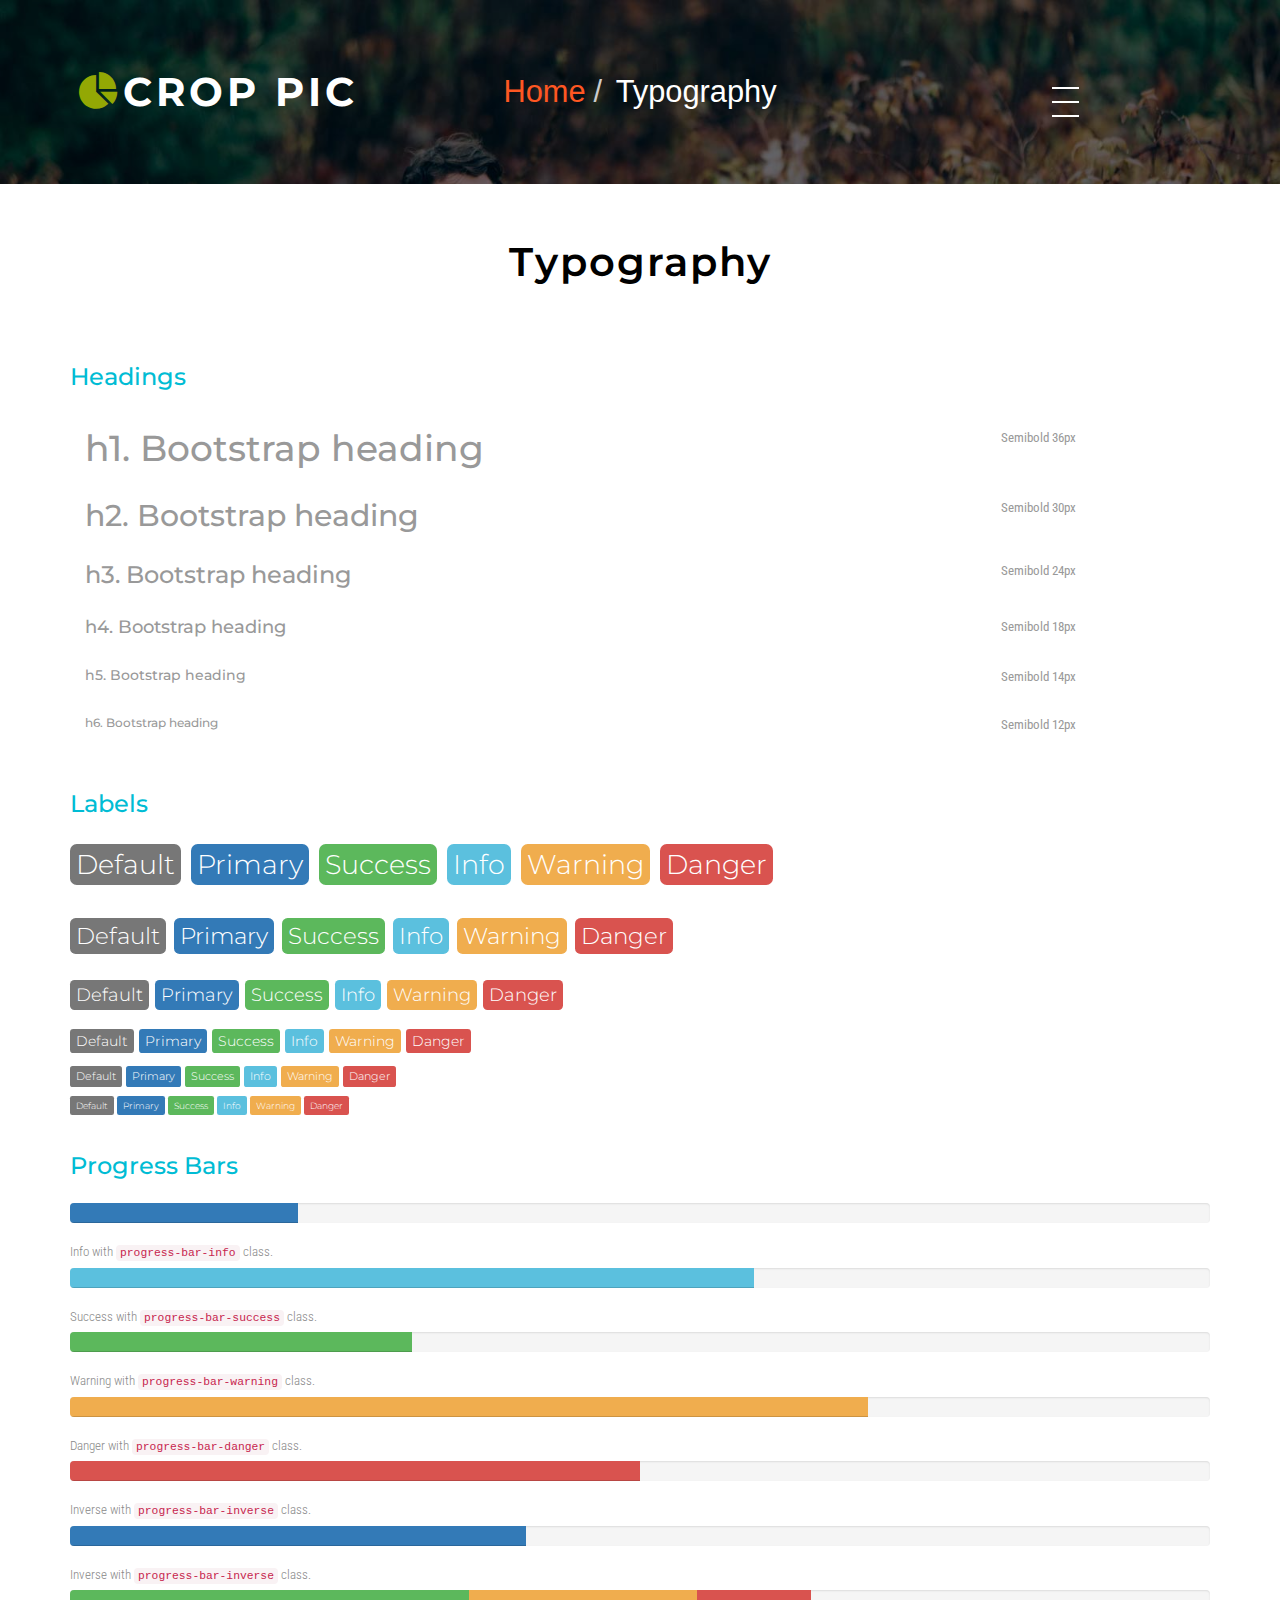
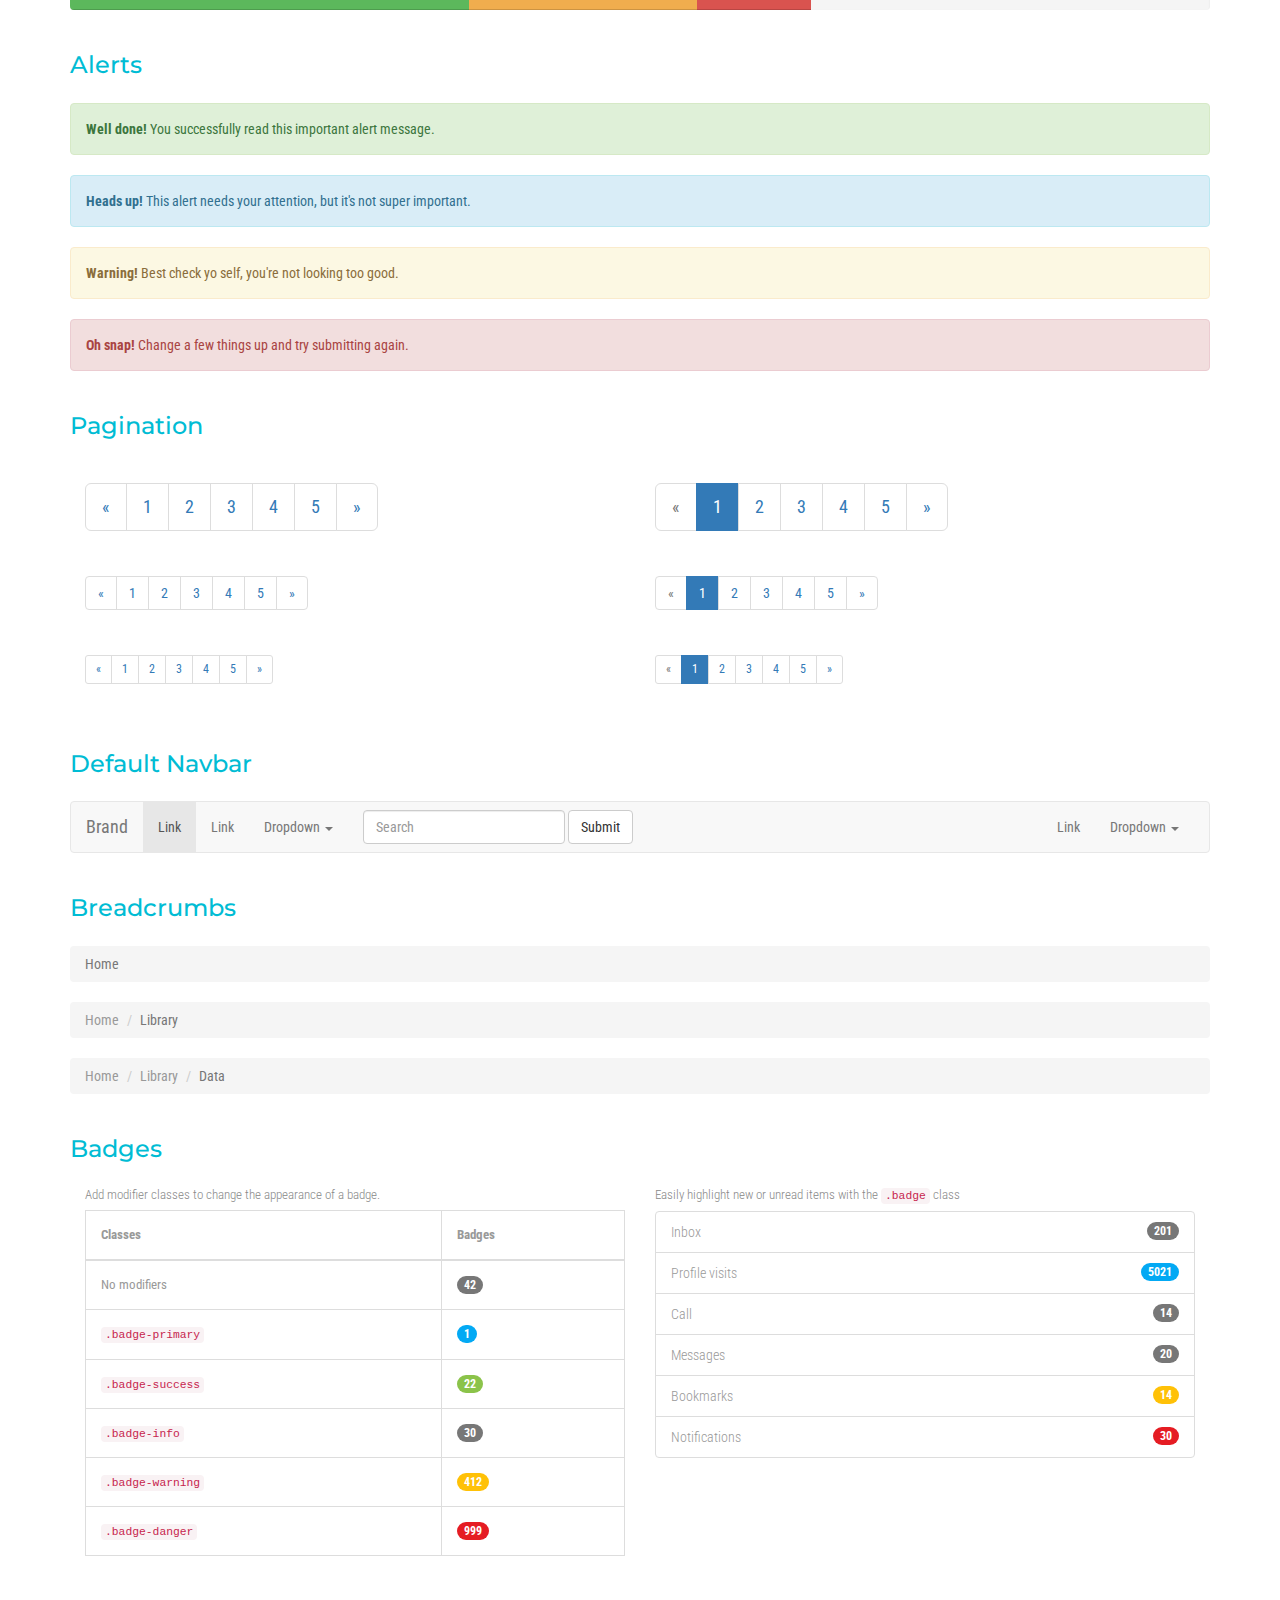
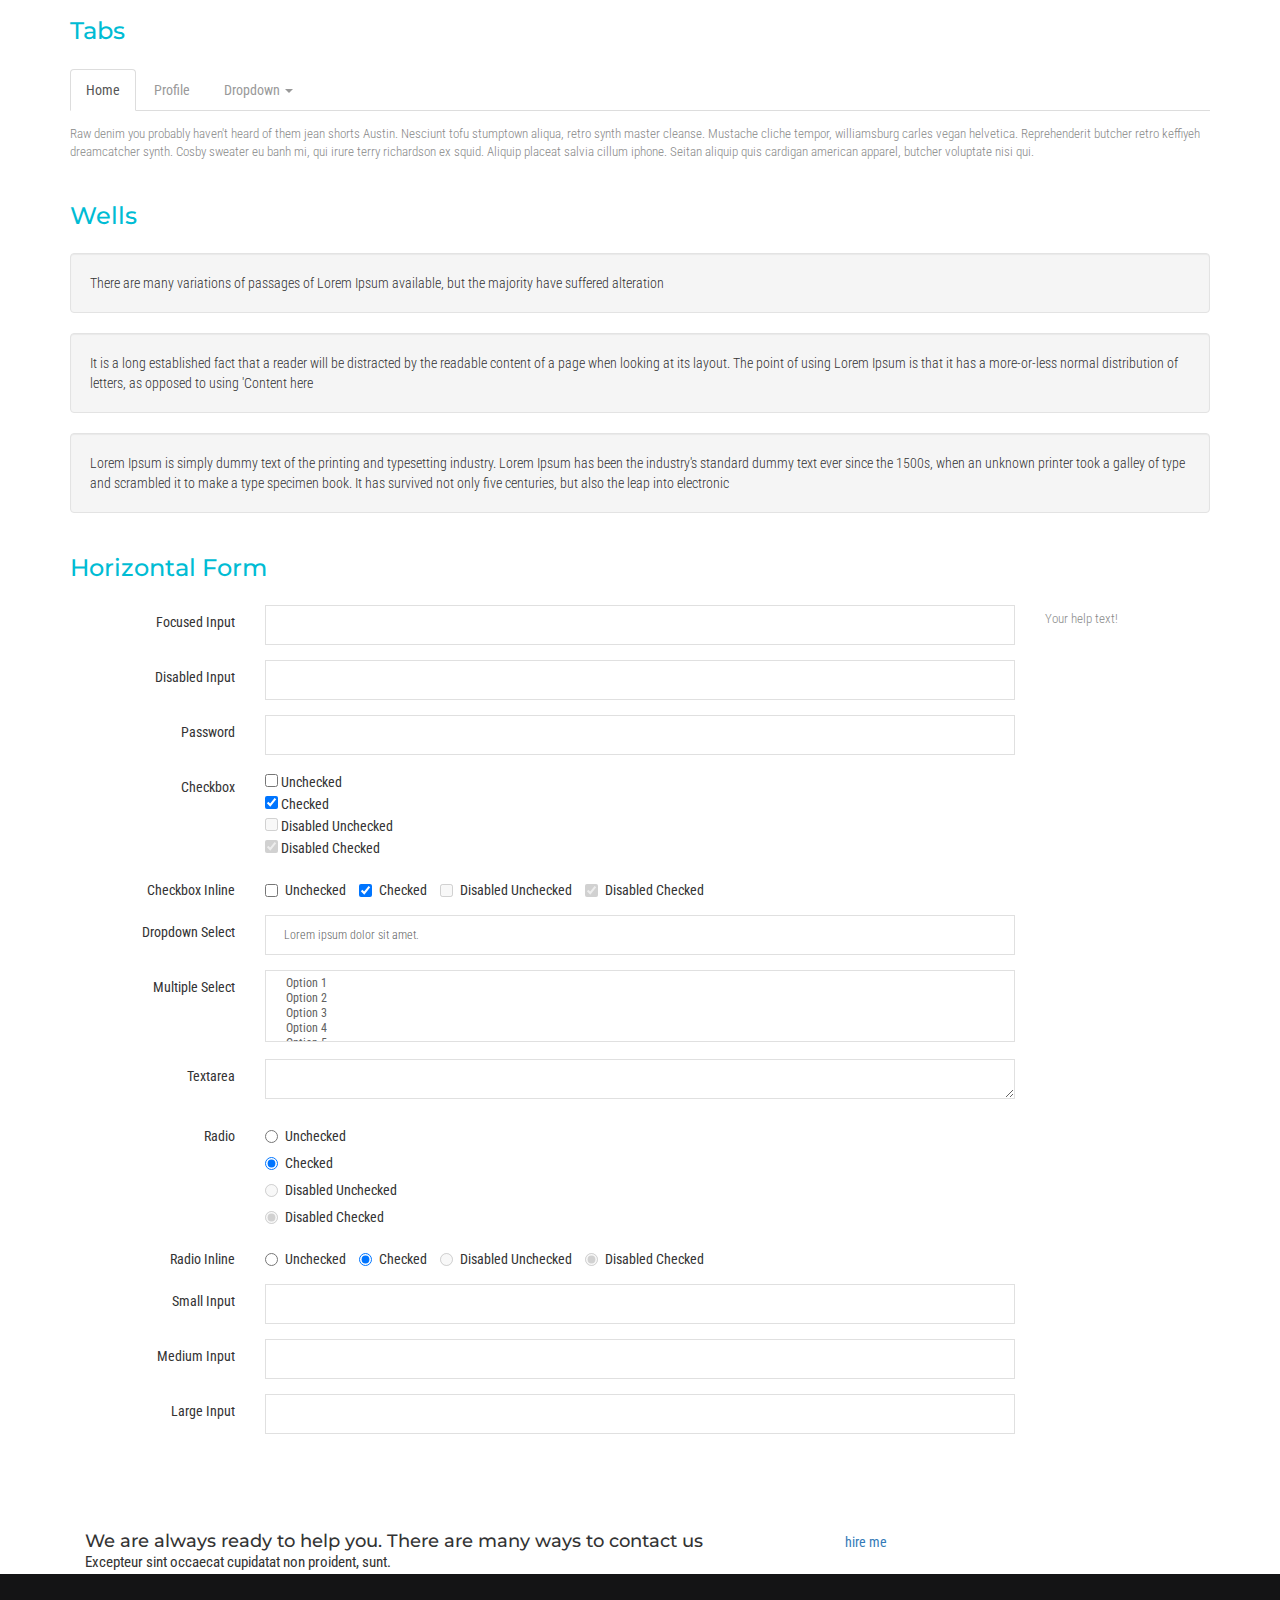
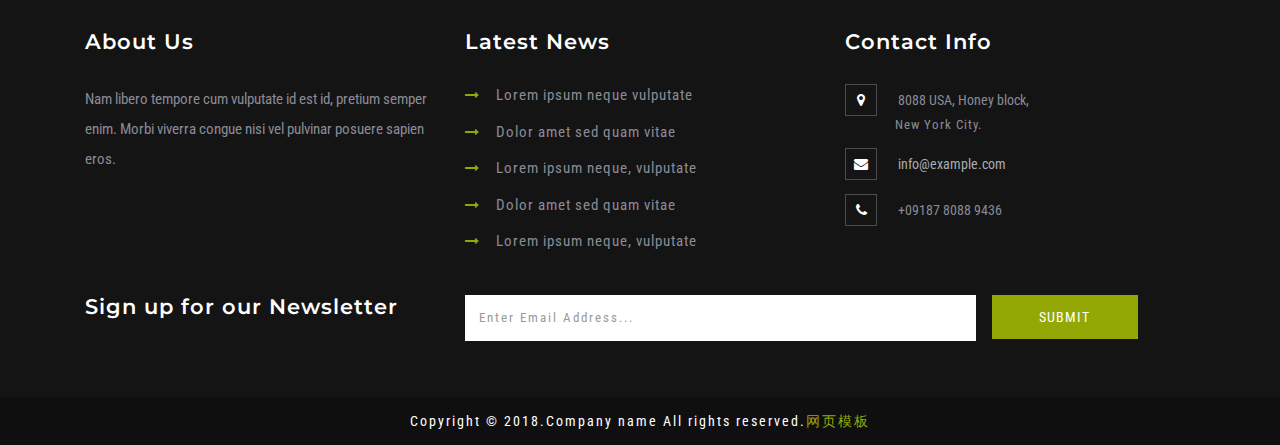
<file: typography.html>
<!DOCTYPE html>
<html lang="en">
<head>
<title>Typography</title>
<meta name="viewport" content="width=device-width, initial-scale=1">
<meta http-equiv="Content-Type" content="text/html; charset=utf-8" />
<meta name="keywords" content="" />
<script type="application/x-javascript"> addEventListener("load", function() { setTimeout(hideURLbar, 0); }, false); function hideURLbar(){ window.scrollTo(0,1); } </script>
<!-- Custom Theme files -->
<link href="css/bootstrap.css" type="text/css" rel="stylesheet" media="all">
<link href="css/style.css" type="text/css" rel="stylesheet" media="all">   
<link href="css/font-awesome.css" rel="stylesheet"> <!-- font-awesome icons -->  
<!-- //Custom Theme files --> 
<!-- js -->
<script src="js/jquery-2.2.3.min.js"></script>  
<!-- //js -->
<!-- web-fonts -->   
<link href="http://fonts.googleapis.com/css?family=Montserrat:100,100i,200,200i,300,300i,400,400i,500,500i,600,600i,700,700i,800,800i,900,900i" rel="stylesheet">
<link href="http://fonts.googleapis.com/css?family=Roboto+Condensed:300,300i,400,400i,700" rel="stylesheet">
<!-- //web-fonts -->
</head>
<body> 
	<!-- banner -->
	<div class="banner">
		<div class="banner-agileinfo">
				<!-- Header -->
		<div class="logo-w3layouts">
			<h1><a href="index.html"><i class="fa fa-pie-chart" aria-hidden="true"></i>Crop Pic</a></h1>
		</div>
		
		<!-- Navigation -->
		<div class="menu">
					<a href="#" class="navicon"></a> 
					<div class="toggle"> 
						<ul class="toggle-menu">
							<li><a href="index.html" class="active"> Home</a></li>
							<li><a href="#about" class="scroll"> About</a></li> 
								<li><a href="services.html"> Services</a></li> 
								<li><a href="icons.html">Web Icons</a></li>
									<li><a href="typography.html">Typography</a></li>
							<li><a href="portfolio.html"> Portfolio</a></li> 
							<li><a  href="mail.html"> Contact Us</a></li>
						</ul>
					</div> 
				</div>   

		<!-- //Navigation -->

			<!-- banner-text -->
			<div class="banner-w3lstext agileits-w3layouts">  
				<ol class="breadcrumb">
					<li><a href="index.html">Home</a></li> 
					<li class="active">Typography</li>
				</ol>  
			</div>
			<!-- //banner-text -->
		</div>
	</div>
	<!-- //banner --> 
	
	<!-- short codes -->
	<div class="codes">
		<div class="container"> 	
				<div class="wthree_head_all">
				<h3> Typography</h3>
			</div>
			<div class="grid_3 grid_4">
				<h3 class="w3ls-hdg">Headings</h3>
				<div class="bs-example w3layouts">
					<table class="table">
						<tbody>
							<tr>
								<td><h1 id="h1.-bootstrap-heading">h1. Bootstrap heading<a class="anchorjs-link" href="#h1.-bootstrap-heading"><span class="anchorjs-icon"></span></a></h1></td>
								<td class="type-info w3l">Semibold 36px</td>
							</tr>
							<tr>
								<td><h2 id="h2.-bootstrap-heading">h2. Bootstrap heading<a class="anchorjs-link" href="#h2.-bootstrap-heading"><span class="anchorjs-icon"></span></a></h2></td>
								<td class="type-info w3l">Semibold 30px</td>
							</tr>
							<tr>
								<td><h3 id="h3.-bootstrap-heading">h3. Bootstrap heading<a class="anchorjs-link" href="#h3.-bootstrap-heading"><span class="anchorjs-icon"></span></a></h3></td>
								<td class="type-info w3l">Semibold 24px</td>
							</tr>
							<tr>
								<td><h4 id="h4.-bootstrap-heading">h4. Bootstrap heading<a class="anchorjs-link" href="#h4.-bootstrap-heading"><span class="anchorjs-icon"></span></a></h4></td>
								<td class="type-info w3l">Semibold 18px</td>
							</tr>
							<tr>
								<td><h5 id="h5.-bootstrap-heading">h5. Bootstrap heading<a class="anchorjs-link" href="#h5.-bootstrap-heading"><span class="anchorjs-icon"></span></a></h5></td>
								<td class="type-info w3l">Semibold 14px</td>
							</tr>
							<tr>
								<td><h6>h6. Bootstrap heading</h6></td>
								<td class="type-info w3l">Semibold 12px</td>
							</tr>
						</tbody>
					</table>
				</div>	
			</div>
			<div class="grid_3 grid_5">
				<h3 class="w3ls-hdg">Labels</h3>
				<div class="but_list w3layouts">
					<h1>
						<span class="label label-default">Default</span>
						<span class="label label-primary">Primary</span>
						<span class="label label-success">Success</span>
						<span class="label label-info">Info</span>
						<span class="label label-warning">Warning</span>
						<span class="label label-danger">Danger</span>
					</h1>
					<h2>
						<span class="label label-default">Default</span>
						<span class="label label-primary">Primary</span>
						<span class="label label-success">Success</span>
						<span class="label label-info">Info</span>
						<span class="label label-warning">Warning</span>
						<span class="label label-danger">Danger</span>
					</h2>
					<h3>
						<span class="label label-default">Default</span>
						<span class="label label-primary">Primary</span>
						<span class="label label-success">Success</span>
						<span class="label label-info">Info</span>
						<span class="label label-warning">Warning</span>
						<span class="label label-danger">Danger</span>
					</h3>
					<h4>
						<span class="label label-default">Default</span>
						<span class="label label-primary">Primary</span>
						<span class="label label-success">Success</span>
						<span class="label label-info">Info</span>
						<span class="label label-warning">Warning</span>
						<span class="label label-danger">Danger</span>
					</h4>
					<h5>
						<span class="label label-default">Default</span>
						<span class="label label-primary">Primary</span>
						<span class="label label-success">Success</span>
						<span class="label label-info">Info</span>
						<span class="label label-warning">Warning</span>
						<span class="label label-danger">Danger</span>
					</h5>
					<h6>
						<span class="label label-default">Default</span>
						<span class="label label-primary">Primary</span>
						<span class="label label-success">Success</span>
						<span class="label label-info">Info</span>
						<span class="label label-warning">Warning</span>
						<span class="label label-danger">Danger</span>
					</h6>
				</div>
			</div>
			<div class="grid_3 grid_5 w3-agileits w3layouts">
				<h3 class="w3ls-hdg">Progress Bars</h3>
				<div class="tab-content">
					<div class="tab-pane active" id="domprogress">
						<div class="progress w3-agileits">    
							<div class="progress-bar progress-bar-primary" style="width: 20%"></div>
						</div>
						<p>Info with <code>progress-bar-info</code> class.</p>
						<div class="progress w3-agileits">    
							<div class="progress-bar progress-bar-info" style="width: 60%"></div>
						</div>
						<p>Success with <code>progress-bar-success</code> class.</p>
						<div class="progress w3-agileits">
							<div class="progress-bar progress-bar-success" style="width: 30%"></div>
						</div>
						<p>Warning with <code>progress-bar-warning</code> class.</p>
						<div class="progress w3-agileits">
							<div class="progress-bar progress-bar-warning" style="width: 70%"></div>
						</div>
						<p>Danger with <code>progress-bar-danger</code> class.</p>
						<div class="progress w3-agileits">
							<div class="progress-bar progress-bar-danger" style="width: 50%"></div>
						</div>
						<p>Inverse with <code>progress-bar-inverse</code> class.</p>
						<div class="progress w3-agileits">
							<div class="progress-bar progress-bar-inverse" style="width: 40%"></div>
						</div>
						<p>Inverse with <code>progress-bar-inverse</code> class.</p>
						<div class="progress w3-agileits">
							<div class="progress-bar progress-bar-success" style="width: 35%"><span class="sr-only">35% Complete (success)</span></div>
							<div class="progress-bar progress-bar-warning" style="width: 20%"><span class="sr-only">20% Complete (warning)</span></div>
							<div class="progress-bar progress-bar-danger" style="width: 10%"><span class="sr-only">10% Complete (danger)</span></div>
						</div>
					</div>
				</div>
			</div>
			<div class="grid_3 grid_5 w3-agileits">
				<h3 class="w3ls-hdg">Alerts</h3>
				<div class="alert alert-success agileits" role="alert">
					<strong>Well done!</strong> You successfully read this important alert message.
				</div>
				<div class="alert alert-info" role="alert">
					<strong>Heads up!</strong> This alert needs your attention, but it's not super important.
				</div>
				<div class="alert alert-warning" role="alert">
					<strong>Warning!</strong> Best check yo self, you're not looking too good.
				</div>
				<div class="alert alert-danger" role="alert">
					<strong>Oh snap!</strong> Change a few things up and try submitting again.
				</div>
			</div>
			<div class="grid_3 grid_5">
				<h3 class="w3ls-hdg">Pagination</h3>
				<div class="col-md-6 page_1 agileits-w3layouts">
					<nav>
						<ul class="pagination pagination-lg">
							<li><a href="#" aria-label="Previous"><span aria-hidden="true">«</span></a></li>
							<li><a href="#">1</a></li>
							<li><a href="#">2</a></li>
							<li><a href="#">3</a></li>
							<li><a href="#">4</a></li>
							<li><a href="#">5</a></li>
							<li><a href="#" aria-label="Next"><span aria-hidden="true">»</span></a></li>
						</ul>
					</nav>
					<nav>
						<ul class="pagination">
							<li><a href="#" aria-label="Previous"><span aria-hidden="true">«</span></a></li>
							<li><a href="#">1</a></li>
							<li><a href="#">2</a></li>
							<li><a href="#">3</a></li>
							<li><a href="#">4</a></li>
							<li><a href="#">5</a></li>
							<li><a href="#" aria-label="Next"><span aria-hidden="true">»</span></a></li>
						</ul>
					</nav>
					<nav>
						<ul class="pagination pagination-sm">
							<li><a href="#" aria-label="Previous"><span aria-hidden="true">«</span></a></li>
							<li><a href="#">1</a></li>
							<li><a href="#">2</a></li>
							<li><a href="#">3</a></li>
							<li><a href="#">4</a></li>
							<li><a href="#">5</a></li>
							<li><a href="#" aria-label="Next"><span aria-hidden="true">»</span></a></li>
						</ul>
					</nav>
				</div>
				<div class="col-md-6 page_1 agileits-w3layouts">
					<ul class="pagination pagination-lg">
						<li class="disabled"><a href="#"><span aria-hidden="true">«</span></a></li>
						<li class="active"><a href="#">1</a></li>
						<li><a href="#">2</a></li>
						<li><a href="#">3</a></li>
						<li><a href="#">4</a></li>
						<li><a href="#">5</a></li>
						<li><a href="#"><span aria-hidden="true">»</span></a></li>
					</ul>
					<nav>
						<ul class="pagination">
							<li class="disabled"><a href="#" aria-label="Previous"><span aria-hidden="true">«</span></a></li>
							<li class="active"><a href="#">1 <span class="sr-only">(current)</span></a></li>
							<li><a href="#">2</a></li>
							<li><a href="#">3</a></li>
							<li><a href="#">4</a></li>
							<li><a href="#">5</a></li>
							<li><a href="#" aria-label="Next"><span aria-hidden="true">»</span></a></li>
						</ul>
					</nav>
					<ul class="pagination pagination-sm agile">
						<li class="disabled"><a href="#"><span aria-hidden="true">«</span></a></li>
						<li class="active"><a href="#">1</a></li>
						<li><a href="#">2</a></li>
						<li><a href="#">3</a></li>
						<li><a href="#">4</a></li>
						<li><a href="#">5</a></li>
						<li><a href="#"><span aria-hidden="true">»</span></a></li>
					</ul>
				</div>
				<div class="clearfix"> </div>
			</div>
			<div class="grid_3 grid_5 agile">
				<h3 class="w3ls-hdg">Default Navbar</h3>
				<div class="bs-example w3layouts" data-example-id="default-navbar"> 
					<nav class="navbar navbar-default"> 
						<div class="container-fluid"> 
							<div class="navbar-header"> 
								<button type="button" class="navbar-toggle collapsed" data-toggle="collapse" data-target="#bs-example-navbar-collapse-1" aria-expanded="false"> <span class="sr-only">Toggle navigation</span> <span class="icon-bar"></span> <span class="icon-bar"></span> <span class="icon-bar"></span> </button> 
								<a href="#" class="navbar-brand">Brand</a> 
							</div> 
							<div class="navbar-collapse collapse" id="bs-example-navbar-collapse-1" aria-expanded="false" style="height: 1px;"> 
								<ul class="nav navbar-nav  agile"> 
									<li class="active"><a href="#">Link <span class="sr-only">(current)</span></a></li> 
									<li><a href="#">Link</a></li> 
									<li class="dropdown"> 
										<a href="#" class="dropdown-toggle" data-toggle="dropdown" role="button" aria-haspopup="true" aria-expanded="false">Dropdown <span class="caret"></span></a> <ul class="dropdown-menu"> <li><a href="#">Action</a></li> <li><a href="#">Another action</a></li>
										<li><a href="#">Something else here</a></li>  
										<li role="separator" class="divider"></li> 
										<li><a href="#">Separated link</a></li> 
										<li role="separator" class="divider"></li> 
										<li><a href="#">One more separated link</a></li> </ul> 
									</li> 
								</ul> 
								<form class="navbar-form navbar-left"> 
									<div class="form-group w3-agile"><input class="form-control" placeholder="Search"></div> 
									<button type="submit" class="btn btn-default">Submit</button> 
								</form> 
								<ul class="nav navbar-nav navbar-right"> 
									<li><a href="#">Link</a></li> 
									<li class="dropdown w3-agile"> <a href="#" class="dropdown-toggle" data-toggle="dropdown" role="button" aria-haspopup="true" aria-expanded="false">Dropdown <span class="caret"></span></a> 
										<ul class="dropdown-menu"> 
											<li><a href="#">Action</a></li> 
											<li><a href="#">Another action</a></li> 
											<li><a href="#">Something else here</a></li> 
											<li role="separator" class="divider w3-agile"></li> 
											<li><a href="#">Separated link</a></li> 
										</ul> 
									</li> 
								</ul>
							</div> 
						</div> 
					</nav> 
				</div>
			</div> 
			<div class="grid_3 grid_5 ">
				<h3 class="w3ls-hdg w3layouts ">Breadcrumbs</h3>
				<ol class="breadcrumb">
					<li class="active">Home</li>
				</ol>
				<ol class="breadcrumb">
					<li><a href="#">Home</a></li>
					<li class="active">Library</li>
				</ol>
				<ol class="breadcrumb">
					<li><a href="#">Home</a></li>
					<li><a href="#">Library</a></li>
					<li class="active">Data</li>
				</ol>
			</div>
			<div class="grid_3 grid_5 ">
				<h3 class="w3ls-hdg">Badges</h3>
				<div class="col-md-6">
					<p>Add modifier classes to change the appearance of a badge.</p>
					<table class="table table-bordered">
						<thead>
							<tr>
								<th>Classes</th>
								<th>Badges</th>
							</tr>
						</thead>
						<tbody>
							<tr>
								<td>No modifiers</td>
								<td><span class="badge">42</span></td>
							</tr>
							<tr>
								<td><code>.badge-primary</code></td>
								<td><span class="badge badge-primary">1</span></td>
							</tr>
							<tr>
								<td><code>.badge-success</code></td>
								<td><span class="badge badge-success">22</span></td>
							</tr>
							<tr>
								<td><code>.badge-info</code></td>
								<td><span class="badge badge-info">30</span></td>
							</tr>
							<tr>
								<td><code>.badge-warning</code></td>
								<td><span class="badge badge-warning">412</span></td>
							</tr>
							<tr>
								<td><code>.badge-danger</code></td>
								<td><span class="badge badge-danger">999</span></td>
							</tr>
						</tbody>
					</table>                    
				</div>
				<div class="col-md-6">
					<p>Easily highlight new or unread items with the <code>.badge</code> class</p>
					<div class="list-group list-group-alternate"> 
						<a href="#" class="list-group-item"><span class="badge">201</span> <i class="ti ti-email"></i> Inbox </a> 
						<a href="#" class="list-group-item"><span class="badge badge-primary">5021</span> <i class="ti ti-eye"></i> Profile visits </a> 
						<a href="#" class="list-group-item"><span class="badge">14</span> <i class="ti ti-headphone-alt"></i> Call </a> 
						<a href="#" class="list-group-item"><span class="badge">20</span> <i class="ti ti-comments"></i> Messages </a> 
						<a href="#" class="list-group-item"><span class="badge badge-warning">14</span> <i class="ti ti-bookmark"></i> Bookmarks </a> 
						<a href="#" class="list-group-item"><span class="badge badge-danger">30</span> <i class="ti ti-bell"></i> Notifications </a> 
					</div>
				</div>
				<div class="clearfix"> </div>
			</div>
			<div class="grid_3 grid_5 ">
				<h3 class="w3ls-hdg">Tabs</h3>
				<div class="bs-example bs-example-tabs w3" role="tabpanel" data-example-id="togglable-tabs">
					<ul id="myTab" class="nav nav-tabs" role="tablist">
						<li role="presentation" class="active"><a href="#home" id="home-tab" role="tab" data-toggle="tab" aria-controls="home" aria-expanded="true">Home</a></li>
						<li role="presentation"><a href="#profile" role="tab" id="profile-tab" data-toggle="tab" aria-controls="profile">Profile</a></li>
						<li role="presentation" class="dropdown">
							<a href="#" id="myTabDrop1" class="dropdown-toggle" data-toggle="dropdown" aria-controls="myTabDrop1-contents">Dropdown <span class="caret"></span></a>
							<ul class="dropdown-menu" role="menu" aria-labelledby="myTabDrop1" id="myTabDrop1-contents">
								<li><a href="#dropdown1" tabindex="-1" role="tab" id="dropdown1-tab" data-toggle="tab" aria-controls="dropdown1">@fat</a></li>
								<li><a href="#dropdown2" tabindex="-1" role="tab" id="dropdown2-tab" data-toggle="tab" aria-controls="dropdown2">@mdo</a></li>
							</ul>
						</li>
					</ul>
					<div id="myTabContent" class="tab-content">
						<div role="tabpanel" class="tab-pane fade in active" id="home" aria-labelledby="home-tab">
							<p>Raw denim you probably haven't heard of them jean shorts Austin. Nesciunt tofu stumptown aliqua, retro synth master cleanse. Mustache cliche tempor, williamsburg carles vegan helvetica. Reprehenderit butcher retro keffiyeh dreamcatcher synth. Cosby sweater eu banh mi, qui irure terry richardson ex squid. Aliquip placeat salvia cillum iphone. Seitan aliquip quis cardigan american apparel, butcher voluptate nisi qui.</p>
						</div>
						<div role="tabpanel" class="tab-pane fade w3" id="profile" aria-labelledby="profile-tab">
							<p>Food truck fixie locavore, accusamus mcsweeney's marfa nulla single-origin coffee squid. Exercitation +1 labore velit, blog sartorial PBR leggings next level wes anderson artisan four loko farm-to-table craft beer twee. Qui photo booth letterpress, commodo enim craft beer mlkshk aliquip jean shorts ullamco ad vinyl cillum PBR. Homo nostrud organic, assumenda labore aesthetic magna delectus mollit. Keytar helvetica VHS salvia yr, vero magna velit sapiente labore stumptown. Vegan fanny pack odio cillum wes anderson 8-bit, sustainable jean shorts beard ut DIY ethical culpa terry richardson biodiesel. Art party scenester stumptown, tumblr butcher vero sint qui sapiente accusamus tattooed echo park.</p>
						</div>
						<div role="tabpanel" class="tab-pane fade" id="dropdown1" aria-labelledby="dropdown1-tab">
							<p>Etsy mixtape wayfarers, ethical wes anderson tofu before they sold out mcsweeney's organic lomo retro fanny pack lo-fi farm-to-table readymade. Messenger bag gentrify pitchfork tattooed craft beer, iphone skateboard locavore carles etsy salvia banksy hoodie helvetica. DIY synth PBR banksy irony. Leggings gentrify squid 8-bit cred pitchfork. Williamsburg banh mi whatever gluten-free, carles pitchfork biodiesel fixie etsy retro mlkshk vice blog. Scenester cred you probably haven't heard of them, vinyl craft beer blog stumptown. Pitchfork sustainable tofu synth chambray yr.</p>
						</div>
						<div role="tabpanel" class="tab-pane fade" id="dropdown2" aria-labelledby="dropdown2-tab">
							<p>Trust fund seitan letterpress, keytar raw denim keffiyeh etsy art party before they sold out master cleanse gluten-free squid scenester freegan cosby sweater. Fanny pack portland seitan DIY, art party locavore wolf cliche high life echo park Austin. Cred vinyl keffiyeh DIY salvia PBR, banh mi before they sold out farm-to-table VHS viral locavore cosby sweater. Lomo wolf viral, mustache readymade thundercats keffiyeh craft beer marfa ethical. Wolf salvia freegan, sartorial keffiyeh echo park vegan.</p>
						</div>
					</div>
				</div>
			</div>
			<div class="grid_3 grid_5 w3">
				<h3 class="w3ls-hdg">Wells</h3>
				<div class="well w3l">
					There are many variations of passages of Lorem Ipsum available, but the majority have suffered alteration
				</div>
				<div class="well w3l">
					It is a long established fact that a reader will be distracted by the readable content of a page when looking at its layout. The point of using Lorem Ipsum is that it has a more-or-less normal distribution of letters, as opposed to using 'Content here
				</div>
				<div class="well w3l">
					Lorem Ipsum is simply dummy text of the printing and typesetting industry. Lorem Ipsum has been the industry's standard dummy text ever since the 1500s, when an unknown printer took a galley of type and scrambled it to make a type specimen book. It has survived not only five centuries, but also the leap into electronic
				</div>
			</div> 
			<div class="grid_3 grid_4">
				<h3 class="w3ls-hdg">Horizontal Form</h3>
				<div class="tab-content">
					<div class="tab-pane active" id="horizontal-form">
						<form class="form-horizontal">
							<div class="form-group">
								<label for="focusedinput" class="col-sm-2 control-label">Focused Input</label>
								<div class="col-sm-8">
									<input type="text" class="form-control1" id="focusedinput" placeholder="Default Input">
								</div>
								<div class="col-sm-2 jlkdfj1">
									<p class="help-block">Your help text!</p>
								</div>
							</div>
							<div class="form-group">
								<label for="disabledinput" class="col-sm-2 control-label">Disabled Input</label>
								<div class="col-sm-8">
									<input disabled="" type="text" class="form-control1" id="disabledinput" placeholder="Disabled Input">
								</div>
							</div>
							<div class="form-group">
								<label for="inputPassword" class="col-sm-2 control-label">Password</label>
								<div class="col-sm-8">
									<input type="password" class="form-control1" id="inputPassword" placeholder="Password">
								</div>
							</div>
							<div class="form-group">
								<label for="checkbox" class="col-sm-2 control-label">Checkbox</label>
								<div class="col-sm-8">
									<div class="checkbox-inline1"><label><input type="checkbox"> Unchecked</label></div>
									<div class="checkbox-inline1"><label><input type="checkbox" checked=""> Checked</label></div>
									<div class="checkbox-inline1"><label><input type="checkbox" disabled=""> Disabled Unchecked</label></div>
									<div class="checkbox-inline1"><label><input type="checkbox" disabled="" checked=""> Disabled Checked</label></div>
								</div>
							</div> 
							<div class="form-group">
								<label for="checkbox" class="col-sm-2 control-label">Checkbox Inline</label>
								<div class="col-sm-8">
									<div class="checkbox-inline"><label><input type="checkbox"> Unchecked</label></div>
									<div class="checkbox-inline"><label><input type="checkbox" checked=""> Checked</label></div>
									<div class="checkbox-inline"><label><input type="checkbox" disabled=""> Disabled Unchecked</label></div>
									<div class="checkbox-inline"><label><input type="checkbox" disabled="" checked=""> Disabled Checked</label></div>
								</div>
							</div>
							<div class="form-group">
								<label for="selector1" class="col-sm-2 control-label">Dropdown Select</label>
								<div class="col-sm-8"><select name="selector1" id="selector1" class="form-control1">
									<option>Lorem ipsum dolor sit amet.</option>
									<option>Dolore, ab unde modi est!</option>
									<option>Illum, fuga minus sit eaque.</option>
									<option>Consequatur ducimus maiores voluptatum minima.</option>
								</select></div>
							</div>
							<div class="form-group">
								<label class="col-sm-2 control-label">Multiple Select</label>
								<div class="col-sm-8">
									<select multiple="" class="form-control1">
										<option>Option 1</option>
										<option>Option 2</option>
										<option>Option 3</option>
										<option>Option 4</option>
										<option>Option 5</option>
									</select>
								</div>
							</div>
							<div class="form-group">
								<label for="txtarea1" class="col-sm-2 control-label">Textarea</label>
								<div class="col-sm-8"><textarea name="txtarea1" id="txtarea1" cols="50" rows="4" class="form-control1"></textarea></div>
							</div>
							<div class="form-group">
								<label for="radio" class="col-sm-2 control-label">Radio</label>
								<div class="col-sm-8">
									<div class="radio block"><label><input type="radio"> Unchecked</label></div>
									<div class="radio block"><label><input type="radio" checked=""> Checked</label></div>
									<div class="radio block"><label><input type="radio" disabled=""> Disabled Unchecked</label></div>
									<div class="radio block"><label><input type="radio" disabled="" checked=""> Disabled Checked</label></div>
								</div>
							</div>
							<div class="form-group">
								<label for="radio" class="col-sm-2 control-label">Radio Inline</label>
								<div class="col-sm-8">
									<div class="radio-inline"><label><input type="radio"> Unchecked</label></div>
									<div class="radio-inline"><label><input type="radio" checked=""> Checked</label></div>
									<div class="radio-inline"><label><input type="radio" disabled=""> Disabled Unchecked</label></div>
									<div class="radio-inline"><label><input type="radio" disabled="" checked=""> Disabled Checked</label></div>
								</div>
							</div>
							<div class="form-group">
								<label for="smallinput" class="col-sm-2 control-label label-input-sm">Small Input</label>
								<div class="col-sm-8">
									<input type="text" class="form-control1 input-sm" id="smallinput" placeholder="Small Input">
								</div>
							</div>
							<div class="form-group">
								<label for="mediuminput" class="col-sm-2 control-label">Medium Input</label>
								<div class="col-sm-8">
									<input type="text" class="form-control1" id="mediuminput" placeholder="Medium Input">
								</div>
							</div>
							<div class="form-group mb-n">
								<label for="largeinput" class="col-sm-2 control-label label-input-lg">Large Input</label>
								<div class="col-sm-8">
									<input type="text" class="form-control1 input-lg" id="largeinput" placeholder="Large Input">
								</div>
							</div>
						</form>
					</div>
				</div>
			</div>  
		</div> 
	</div>  
	<!-- //short-codes -->      
	<!-- footer-top -->  
	<div class="footer-agiletop">
		<div class="container"> 
			<div class="col-md-8 w3agile_hire_left">
				<h4>We are always ready to help you. There are many ways to contact us</h4>
				<p>Excepteur sint occaecat cupidatat non proident, sunt.</p>
			</div>
			<div class="col-md-4 w3agile_hire_right">
				<a href="mail.html" class="wthree-more w3more1 nina" data-text="hire me"> 
					<span>h</span><span>i</span><span>r</span><span>e</span> <span>m</span><span>e</span>
				</a> 
			</div>
			<div class="clearfix"> </div>   
		</div>
	</div>
	<!-- //footer-top -->   
	<!-- footer -->
	<div class="footer_top_agileits">
		<div class="container">
			<div class="col-md-4 footer_grid">
				<h3>About Us</h3>
				<p>Nam libero tempore cum vulputate id est id, pretium semper enim. Morbi viverra congue nisi vel pulvinar posuere sapien
					eros.
				</p>
			</div>
			<div class="col-md-4 footer_grid">
				<h3>Latest News</h3>
				<ul class="footer_grid_list">
					<li><i class="fa fa-long-arrow-right" aria-hidden="true"></i>
						<a href="#" data-toggle="modal" data-target="#myModal">Lorem ipsum neque vulputate </a>
					</li>
					<li><i class="fa fa-long-arrow-right" aria-hidden="true"></i>
						<a href="#" data-toggle="modal" data-target="#myModal">Dolor amet sed quam vitae</a>
					</li>
					<li><i class="fa fa-long-arrow-right" aria-hidden="true"></i>
						<a href="#" data-toggle="modal" data-target="#myModal">Lorem ipsum neque, vulputate </a>
					</li>
					<li><i class="fa fa-long-arrow-right" aria-hidden="true"></i>
						<a href="#" data-toggle="modal" data-target="#myModal">Dolor amet sed quam vitae</a>
					</li>
					<li><i class="fa fa-long-arrow-right" aria-hidden="true"></i>
						<a href="#" data-toggle="modal" data-target="#myModal">Lorem ipsum neque, vulputate </a>
					</li>
				</ul>
			</div>
			<div class="col-md-4 footer_grid">
				<h3>Contact Info</h3>
				<ul class="address">
					<li><i class="fa fa-map-marker" aria-hidden="true"></i>8088 USA, Honey block, <span>New York City.</span></li>
					<li><i class="fa fa-envelope" aria-hidden="true"></i><a href="mailto:info@example.com">info@example.com</a></li>
					<li><i class="fa fa-phone" aria-hidden="true"></i>+09187 8088 9436</li>
				</ul>
			</div>
			<div class="clearfix"> </div>
			<div class="footer_grids">
				<div class="col-md-4 footer_grid_left">
					<h3>Sign up for our Newsletter</h3>
				</div>
				<div class="col-md-8 footer_grid_right">

					<form action="#" method="post">
						<input type="email" name="Email" placeholder="Enter Email Address..." required="">
						<input type="submit" value="Submit">
					</form>
				</div>
				<div class="clearfix"> </div>
			</div>
		</div>
	</div>
	<div class="footer_w3ls">
		<div class="container">
					<div class="footer_bottom1">
						<p>Copyright &copy; 2018.Company name All rights reserved.<a target="_blank" href="http://www.cssmoban.com/">&#x7F51;&#x9875;&#x6A21;&#x677F;</a></p>
					</div>
		</div>
	</div>
	<!-- //footer -->
	<!-- menu-js -->
	<script>
		$('.navicon').on('click', function (e) {
		  e.preventDefault();
		  $(this).toggleClass('navicon--active');
		  $('.toggle').toggleClass('toggle--active');
		});
	</script> 
	<!-- //menu-js --> 
	<script src="js/SmoothScroll.min.js"></script> 
	<!-- start-smooth-scrolling --> 
	<script type="text/javascript" src="js/move-top.js"></script>
	<script type="text/javascript" src="js/easing.js"></script>	
	<script type="text/javascript">
			jQuery(document).ready(function($) {
				$(".scroll").click(function(event){		
					event.preventDefault();
			
			$('html,body').animate({scrollTop:$(this.hash).offset().top},1000);
				});
			});
	</script>
	<!-- //end-smooth-scrolling -->	 
	<!-- smooth-scrolling-of-move-up -->
	<script type="text/javascript">
		$(document).ready(function() {
			/*
			var defaults = {
				containerID: 'toTop', // fading element id
				containerHoverID: 'toTopHover', // fading element hover id
				scrollSpeed: 1200,
				easingType: 'linear' 
			};
			*/
			
			$().UItoTop({ easingType: 'easeOutQuart' });
			
		});
	</script>
	<!-- //smooth-scrolling-of-move-up -->   
	<!-- Bootstrap core JavaScript
    ================================================== -->
    <!-- Placed at the end of the document so the pages load faster -->
    <script src="js/bootstrap.js"></script>
</body>
</html>
</file>
<file: css/style.css>
body{
	margin:0;
	font-family: 'Roboto Condensed', sans-serif; 
	background: #fff;  
}
body a{
	transition: 0.5s all;
	-webkit-transition: 0.5s all;
	-moz-transition: 0.5s all;
	-o-transition: 0.5s all;
	-ms-transition: 0.5s all;
	text-decoration:none;
	outline:none;
}
h1,h2,h3,h4,h5,h6{
	margin:0; 
	font-family: 'Montserrat', sans-serif;
}
p{
	margin:0;
	font-size:15px;
}
ul,label{
	margin:0;
	padding:0;
}
body a:hover,body a:focus{
	text-decoration:none;
	outline: none;
} 
/*-- banner --*/  
.banner{ 
	background:url(../images/b1.jpg)no-repeat center 0px;
	-webkit-background-size:cover;
	-moz-background-size:cover;
	background-size:cover;    
	min-height: 180px;
} 
.banner-agileinfo {
    background: rgba(0, 0, 0, 0.42);
}
.header {
    padding-top:1em;
}
.header .container { 
    position: relative;
}
.menu, .social-w3licon {
    margin-top: 1.2em;
}
/*--banner-slider--*/
#slider2,
#slider3 {
  box-shadow: none;
  -moz-box-shadow: none;
  -webkit-box-shadow: none;
  margin: 0 auto;
}
.rslides_tabs li:first-child {
  margin-left: 0;
}
.rslides_tabs .rslides_here a {
  background: rgba(255,255,255,.1);
  color: #fff;
  font-weight: bold;
}
.events {
  list-style: none;
}
.callbacks_container {
  position: relative;
  float: left;
  width: 100%;
}
.callbacks {
  position: relative;
  list-style: none;
  overflow: hidden;
  width: 100%;
  padding: 0;
  margin: 0;
}
.callbacks li {
  position: absolute;
  width: 100%;
}
.callbacks img {
  position: relative;
  z-index: 1;
  height: auto;
  border: 0;
}
.callbacks .caption {
	display: block;
	position: absolute;
	z-index: 2;
	font-size: 20px;
	text-shadow: none;
	color: #fff;
	left: 0;
	right: 0;
	padding: 10px 20px;
	margin: 0;
	max-width: none;
	top: 10%;
	text-align: center;
}
.callbacks_nav {
    position: absolute;
    -webkit-tap-highlight-color: rgba(0,0,0,0);
    bottom:-35%;
    left: 0;
    z-index: 3;
    text-indent: -9999px;
    overflow: hidden;
    text-decoration: none;
    width:32px;
    height:32px;
	display:none;
}
 .callbacks_nav:hover{
  	opacity: 0.5;
}
.callbacks_nav.next {
	left: auto;
    left:51%;
}
.callbacks_nav.prev {
	right: auto;
	background-position:left top;
	left: 46%;
}
#slider3-pager a {
  display: inline-block;
}
#slider3-pager span{
  float: left;
}
#slider3-pager span{
	width:100px;
	height:15px;
	background:#fff;
	display:inline-block;
	border-radius:30em;
	opacity:0.6;
}
#slider3-pager .rslides_here a {
  background: #FFF;
  border-radius:30em;
  opacity:1;
}
#slider3-pager a {
  padding: 0;
}
#slider3-pager li{
	display:inline-block;
}
.rslides {
  position: relative;
  list-style: none;
  overflow: hidden;
  width: 100%;
  padding: 0;
}
.rslides li {
  -webkit-backface-visibility: hidden;
  position: absolute;
  display:none;
  width: 100%;
  left: 0;
  top: 0;
}
.rslides li{
  position: relative;
  display: block;
  float: left;
}
.rslides img {
    height: auto;
    border: 0;
}
.callbacks_tabs {
    list-style: none;
    position: absolute;
    bottom: 16%;
    left: 45%;
    padding: 0;
    margin: 0;
    z-index: 990;
    display: block;
    text-align: center;
}
.slider-top span{
	font-weight:600;
}
.callbacks_tabs li{
    display: inline-block;
    margin: 0 5px;
}
/*----*/
.callbacks_tabs a{
 visibility: hidden;
}
.callbacks_tabs a:after {
    content: "\f111";
    font-size: 0;
    font-family: FontAwesome;
    visibility: visible;
    display: block;
    height: 14px;
    width: 14px;
    display: inline-block;
    background: #fff;
    border-radius: 50%;
    -webkit-border-radius: 50%;
    -o-border-radius: 50%;
    -moz-border-radius: 50%;
    -ms-border-radius: 50%;
}
.callbacks_here a:after{
	background: #93a804;
}
/*----*/
i.fa.fa-pie-chart {
    font-size: 1em;
    color: #93a804;
}
.logo-w3layouts h1 a {
    position: absolute;
    z-index: 9999;
    color: #fff;
    text-transform: uppercase;
    letter-spacing: 4px;
    text-align: left;
    left: 5em;
    top: 1.8em;
	font-size: 1.1em;
    font-weight: 700;
    text-decoration: none;
}
.logo-w3layouts h1 a span {
    color: #008BFF;
}
.header {
    position: absolute;
    z-index: 9999;
    top: 0%;
    left: 10.2%;
    width: 80%;
    background: #fff;
	font-family: 'Roboto', sans-serif;
}
.w3l_banner_info {
    text-align: left;
}

.slider_banner_info {
    position: absolute;
    text-align: center;
    top:36%;
    left: 22%;
    z-index: 999;
    width: 53%;
    padding: 0em 1em;
	background:rgba(17, 17, 17, 0.63);
}
.slider_banner_info h4 {
    font-size: 38px;
    line-height: 1.5em;
    text-transform: uppercase;
    color: #fff;
    font-weight: bold;
    letter-spacing: 4px;
    width: 100%;
    padding-top: 1em;
	margin-bottom: 0.3em;
	font-family: 'Roboto', sans-serif;
}
.slider_banner_info h4 span{
	display: block;
    font-size: 2em;
    padding: .4em .5em;

	color:#fff;
}
.slider_banner_info p {
    color: #ffffff;
    font-size: 1.1em;
    letter-spacing: 4px;
    margin-bottom: 3em;
    line-height: 2.5em;
	font-family: 'Roboto', sans-serif;
}
.slider_banner_info h4 i{
	display: block;
    font-style: normal;
    padding: .4em .5em;
    color: #212121;
    width: 22%;
}
a.read{
	font-size:1.1em;
	color:#333;
	background:#fff;
	padding:0.6em 2em;
}
img.img-responsive {
    width: 100%;
}

/*-- //Slider --*/
/*-- menu-navigation --*/
.menu {
    position: absolute;
    z-index: 9999;
    right: 15px;
}
.menu .navicon {
    background: transparent;
    position: relative;
    height: 46px;
    width: 46px;
    display: block;
    z-index: 9999;
    -webkit-transition: linear 0.5s all;
    -moz-transition: linear 0.5s all;
	-ms-transition: linear 0.5s all;
	-o-transition: linear 0.5s all;
    transition: linear 0.5s all;
	outline: none;
}
.menu .navicon:before, .menu .navicon:after {
	    background: #fff;
    -webkit-backface-visibility: hidden;
    backface-visibility: hidden;
    content: "";
    height: 2px;
    left: 0;
    -webkit-transition: 0.8s ease;
    -moz-transition: 0.8s ease;
    -o-transition: 0.8s ease;
    -ms-transition: 0.8s ease;
    transition: 0.8s ease;
    width: 27px;
} 
.menu .navicon:before {
	-moz-box-shadow: #fff 0 14px 0 0;
	-o-box-shadow: #fff 0 14px 0 0;
	-ms-box-shadow: #fff 0 14px 0 0;
	-webkit-box-shadow: #fff 0 14px 0 0;
	box-shadow: #fff 0 14px 0 0;
	position: absolute;
	top: 0;
} 
.menu .navicon:after {
	position: absolute;
	top: 28px;
} 
.menu .navicon--active { 
	-webkit-transition: linear 0.5s all;
	-moz-transition: linear 0.5s all; 
	-moz-transition: linear 0.5s all; 
	-o-transition: linear 0.5s all;
	transition: linear 0.5s all;
} 
.menu .navicon--active:before {
	-moz-box-shadow: transparent 0 0 0 0;
	-ms-box-shadow: transparent 0 0 0 0;
	-o-box-shadow: transparent 0 0 0 0;
	-webkit-box-shadow: transparent 0 0 0 0;
	box-shadow: transparent 0 0 0 0;
	top: 15px;
	-webkit-transform: rotate(225deg);
	-ms-transform: rotate(225deg);
	-moz-transform: rotate(225deg);
	-o-transform: rotate(225deg);
	transform: rotate(225deg);
}
.menu .navicon--active:after {
	top: 15px;
	-webkit-transform: rotate(315deg);
	-ms-transform: rotate(315deg);
	-moz-transform: rotate(315deg);
	-o-transform: rotate(315deg);
	transform: rotate(315deg);
} 
.menu .toggle {
    display: block;
    position: absolute;
	right: 0;
    width: 250px;
    background-color: #FFF;
    padding: 2em 3em;
    opacity: 0;
    -webkit-transition: ease 0.5s all;
    -moz-transition: ease 0.5s all;
    transition: ease 0.5s all;
    -webkit-transform: translateY(-200%);
    -moz-transform: translateY(-200%);
    -o-transform: translateY(-200%);
    -ms-transform: translateY(-200%);
    -ms-transform: translateY(-200%);
    transform: translateY(-200%);
    z-index: 99999;
    -webkit-box-shadow: 0px 0px 7px #696868;
    -moz-box-shadow: 0px 0px 7px #696868;
    box-shadow: 0px 0px 7px #696868;
}
.menu .toggle--active { 
	opacity: 1;
	-webkit-transition: 0.5s all;
	-moz-transition: 0.5s all; 
	transition: 0.5s all;
	-webkit-transform: translateY(0);
	-ms-transform: translateY(0);
	-o-transform: translateY(0);
	-moz-transform: translateY(0);
	transform: translateY(0); 
} 
.menu .toggle-menu li {
    display: block;
    margin: 10px auto;
    text-align: center;
}
.menu .toggle-menu li a {
    text-decoration: none;
    color: #333;
    display: inline-block;
    text-align: center;
    font-size: 1.2em;
    text-transform: uppercase; 
    -webkit-transition:0.5s all;
    -moz-transition:0.5s all;
    transition:0.5s all;
    font-weight: 400;
    padding: 5px 0;
    margin: 0 auto;
}  
.menu .toggle-menu li a:hover,.menu .toggle-menu li a.active{
	color:#93a804;
	border-bottom-color:#20B2AA;
	-webkit-transition: 0.5s all;
	-moz-transition: 0.5s all; 
	transition: 0.5s all;
	-webkit-transform: scale(1.2);
	-ms-transform: scale(1.2);
	-moz-transform: scale(1.2);
	-o-transform: scale(1.2);
	transform: scale(1.2);
	font-weight: 700;
}
.menu {
    position: absolute;
    z-index: 9999;
    right: 13em;
    top:5em;
}
/*-- //menu-navigation --*/
/*-- about-page --*/  
.banner-w3lstext.agileits-w3layouts {
    padding: 5em 0;
}
.banner-w3lstext .breadcrumb {
    background: none;
    margin: 0;
	padding: 0;
	text-align: center;
}
.banner-w3lstext .breadcrumb li {
    display: inline-block;
    font-size: 2.2em;
    color: #fff;
    font-family: 'Oswald', sans-serif;
    font-weight: 200;
} 
.banner-w3lstext.breadcrumb li.active,.banner-w3lstext .breadcrumb li a:hover{
    color:#fff;
}
.banner-w3lstext .breadcrumb li a {
    color:#FF5722;
	-webkit-transition:.5s all;
	-moz-transition:.5s all;
	-o-transition:.5s all;
	-ms-transition:.5s all;
	transition:.5s all;
}   
 .wthree_head_all h3 {
 text-align: center;
    font-size: 40px;
    margin-bottom: 2em;
    color: #000;
    font-weight: 600;
    text-transform: capitalize;
    letter-spacing: 2px;
	}
/*--about --*/ 
	.w3-about-left-img img,.w3-about-left1-img img,.w3-about-right-img img,.w3-about-right1-img img {
    width: 100%;
	}
	.about,.w3-services,.portfolio ,.clients-main{
    margin: 4em 0;
	}
	.w3-about-left-text,.w3-about-right-text,.w3-about-right1-text,.w3-about-left1-text {
    padding: 3em;
    background: #93a804;
	}
	.w3-about-left-text h3,.w3-about-right-text h3,.w3-about-right1-text h3,.w3-about-left1-text h3 {
    color: #fff;
    font-size: 1.8em;
	font-weight: 400;
    font-family: 'Montserrat', sans-serif;
    
	}
	.w3-about-left-text p,.w3-about-right-text p,.w3-about-right1-text p,.w3-about-left1-text p{
    color: #fff;
    letter-spacing: 2px;
    line-height: 1.8em;
   margin: 1em 0 3em 0;
	}
	.w3-about-grids2 {
    margin: 2em 0;
	}
	.w3-about-left-text h5 a,.w3-about-right-text h5 a,.w3-about-right1-text h5 a,.w3-about-left1-text h5 a{
   border: solid 2px #000000;
    color: #fff;
    font-size: 1em;
    padding: .5em 2em;
    text-decoration: none;
    letter-spacing: 1px;
	background:#000000;
	}
	
	/*--about --*/ 
	
/*--services --*/ 
	.w3-services-grid2 {
    margin: 4em 0px;
	}
	.w3-services-left-text h3 {
    font-size: 3.5rem;
    line-height: 1.2;
    margin-bottom: 0.5em;
	font-weight: 600;
	}
	.w3-services-left-text h4 {
    font-size: 1.2em;
    line-height: 1.5em;
    margin-bottom: 0.5em;
	}
	.w3-services-left-text p {
    font-size: 1em;
    letter-spacing: 1px;
    line-height: 1.8em;
	margin-bottom: 3em;
	}
	.w3-services-grid-right img {
    width: 100%;
	}
	.w3-services-left-text h5 a {
   border: solid 2px #ef4138;
    color: #fff;
    font-size: 1em;
    padding: .5em 2em;
    text-decoration: none;
    letter-spacing: 1px;
    background: #ef4138;
	}
	.w3-services-left-text h5 a:hover{
	background: #FF5722;
    border: solid 2px #FF5722;
	}
	.w3-services-grid-left1 img {
    width: 100%;
	}
/*-- //services --*/
/*-- services page --*/
.agileinfo-ser {
    padding: 5em 0;
}
.ser-grid h4 {
    font-size: 1.5em;
    color: #93a804;
    font-weight: 600;
}
.ser-grid ul li {
    list-style-type: none;
    line-height: 2.3em;
	color: #999;
    text-decoration: none;
    padding-left: 2em;
    background: url(../images/dot.png) no-repeat 0px 9px;
    font-size: 15px;
}
.ser-grid ul li:hover {
    color: #efd12f;
}
.services-grids,.overview-grids {
    margin-top: 5em;
}
.services-grids ul {
    margin-top: 1em;
}
.services-left {
    float: left;
    width: 15%;
}
.services-right {
    float: right;
    width: 80%;
}
.main-services {
    padding: 5em 0;
}
.overview {
    background: #eee;
    padding: 5em 0;
}
.services-right p {
    font-size: 15px;
    color: #999;
    line-height: 28px;
}
.services-grid:hover p {
    border-radius: 0%;
    transition: .5s all;
    -webkit-transition: .5s all;
    -o-transition: .5s all;
    -ms-transition: .5s all;
    -moz-transition: .5s all;
}
.services-grid:nth-child(4), .services-grid:nth-child(5), .services-grid:nth-child(6) {
    margin-top: 3em;
}
.services-left p {
    background: #93a804;
    color: #ffffff;
    font-size: 20px;
    text-align: center;
    padding: 12px;
    margin: 0;
    border-radius: 60%;
}
.services-right h4{
	font-size: 1.5em;
    color: #93a804;
	margin-bottom: .3em;
	font-weight: 600;
}
.list-grid h4 {
    font-size: 1.5em;
    color: #93a804;
    margin: 1em 0 0.5em;
	font-weight: 600;
}
.list-grid p {
    font-size: 15px;
    color: #999;
    line-height: 28px;
}
.list-img{
	position:relative;
	overflow: hidden;
}
.list-img .textbox {
    width: 100%;
    height: 100%;
    position: absolute;
    top: 0;
    left: 0;
    -webkit-transform: scale(0);
    transform: scale(0);
    background-color:rgba(239, 209, 47, 0.65);
    border-radius: 50%;
	-webkit-border-radius: 50%;
	-moz-border-radius: 50%;
	-o-border-radius: 50%;
	-ms-border-radius: 50%;
}
.textbox {
	-webkit-transition: all 0.5s ease;
	transition: all 0.5s ease;
	text-align:center;
}
.list-img:hover .textbox {
	-webkit-transform: scale(1.5);
	transform: scale(1.5);
}
/*-- //services page --*/
/*-- /services-team --*/
.team-row-agileinfo{
  margin: 4em 0;
} 
.thumbnail.team-agileits {
    border: none;
    text-align: center;
    border-radius: 0;
    position: relative;
    margin: 0;
    padding: 0;
}
.team .w3agile-caption {
    padding: 1.5em;
    position: absolute;
    bottom: -17%;
    background: #fff;
    width: 80%;
    left: 10%;
    z-index: 9;
	-webkit-box-shadow: 0px 2px 3px #ccc;
	-moz-box-shadow: 0px 2px 3px #ccc; 
    box-shadow: 0px 2px 3px #ccc;
	height: 35%;
	-webkit-transition: .5s all;
	-moz-transition: .5s all; 
	transition: .5s all;
}
.team h4 {
    color:#93a804;
    font-size: 1.6em;
    margin-bottom: 0.4em;
}
.team .social-w3lsicon {
    padding: 1em;
	margin-top: 0.5em;  
    background: #333; 
	-webkit-transition: .5s all;
	-moz-transition: .5s all; 
	transition: .5s all;
	-webkit-transform: scale(0);
	-moz-transform: scale(0);
	-o-transform: scale(0);
	-ms-transform: scale(0);
	transform: scale(0);
}
.thumbnail.team-agileits:hover .social-w3lsicon {
	-webkit-transform: scale(1);
	-moz-transform: scale(1); 
	-o-transform: scale(1); 
	-ms-transform: scale(1); 
	transform: scale(1); 
}
.thumbnail.team-agileits:hover .w3agile-caption {
    height: 55%;
}
.social-w3lsicon{
    padding-top: 1.5em;
}
.social-w3lsicon a {
    display: inline-block;
    color: #fff;
    margin: 0 0.6em;
    font-size: 1em;
    text-align: center;
    -webkit-transition: 0.5s all;
    -moz-transition: 0.5s all;
    transition: 0.5s all; 
}
.social-w3lsicon a:hover {
    color: #03d2be; 
	-webkit-transform: rotateY(180deg);
	-moz-transform: rotateY(180deg);
	-o-transform: rotateY(180deg);
	-ms-transform: rotateY(180deg);
    transform: rotateY(180deg);
} 
/*-- arrow --*/
.agileits-arrow {
    text-align: center;
    position: absolute;
    bottom: 0;
    left: 0;
    width: 100%;
	-webkit-animation-duration: 3s;
	-moz-animation-duration: 3s;
	-o-animation-duration: 3s;
	-ms-animation-duration: 3s;
    animation-duration: 3s; 
}
.agileits-arrow a {
    display: inline-block;
    font-size: 3em;
    color: #03d2be;
}  
.bounce {
	-moz-animation: bounce 2s infinite;
	-webkit-animation: bounce 2s infinite;
	-o-animation: bounce 2s infinite;
	-ms-animation: bounce 2s infinite;
	animation: bounce 2s infinite;
}
@-webkit-keyframes bounce {
  0%, 20%, 50%, 80%, 100% {
	-webkit-transform: translateY(0);
	-ms-transform: translateY(0);
	-o-transform: translateY(0);
	-moz-transform: translateY(0);
	transform: translateY(0);
}

40% {
    -webkit-transform: translateY(-30px);
	-moz-transform: translateY(-30px);
    transform: translateY(-30px);
  }

  60% {
    -webkit-transform: translateY(-15px);
	-moz-transform: translateY(-15px);
    transform: translateY(-15px);
  }
}

@keyframes bounce {
  0%, 20%, 50%, 80%, 100% {
    -webkit-transform: translateY(0);
    -ms-transform: translateY(0);
	-moz-transform: translateY(0);
    transform: translateY(0);
  }

  40% {
    -webkit-transform: translateY(-30px);
    -ms-transform: translateY(-30px);
	-moz-transform: translateY(-30px);
	-o-transform: translateY(-30px);
    transform: translateY(-30px);
  }

  60% {
    -webkit-transform: translateY(-15px);
    -ms-transform: translateY(-15px);
    transform: translateY(-15px);
  }
} 
/*-- //services-team --*/
/*-- gallery --*/

.example1 {
	padding: 6em 0;
}
.b-link-stripe{
	position:relative;
	display:inline-block;
	vertical-align:top;
	font-weight: 300;
	overflow:hidden;
    width: 100%;
}
.b-link-stripe .b-wrapper{
	position:absolute;
	width:100%;
	height:100%;
	top:0;
	left:0;
	color:#ffffff;
	overflow:hidden;
}
.b-link-stripe .b-line{
	position:absolute;
	top:0;
	bottom:0;
	width:20%;
	background:rgba(241, 174, 161, 0.58);
	transition:all 0.5s linear;
	-moz-transition:all 0.5s linear;
	-ms-transition:all 0.5s linear;
	-o-transition:all 0.5s linear;
	-webkit-transition:all 0.5s linear;
	opacity:0;
	visibility:hidden; 
}
.b-link-stripe:hover .b-line{
	visibility:visible;
}
.b-link-stripe .b-line1{
	left:0;
}
.b-link-stripe .b-line2{
	left:20%;
	transition-delay:0.1s !important;
	-moz-transition-delay:0.1s !important;
	-ms-transition-delay:0.1s !important;
	-o-transition-delay:0.1s !important;
	-webkit-transition-delay:0.1s !important;
}
.b-link-stripe .b-line3{
	left:40%;
	transition-delay:0.2s !important;
	-moz-transition-delay:0.2s !important;
	-ms-transition-delay:0.2s !important;
	-o-transition-delay:0.2s !important;
	-webkit-transition-delay:0.2s !important;
}
.b-link-stripe .b-line4{
	left:60%;
	transition-delay:0.3s !important;
	-moz-transition-delay:0.3s !important;
	-ms-transition-delay:0.3s !important;
	-o-transition-delay:0.3s !important;
	-webkit-transition-delay:0.3s !important;
}
.b-link-stripe .b-line5{
	left:80%;
	transition-delay:0.4s !important;
	-moz-transition-delay:0.4s !important;
	-ms-transition-delay:0.4s !important;
	-o-transition-delay:0.4s !important;
	-webkit-transition-delay:0.4s !important;
}
.b-link-stripe:hover .b-line{
	opacity:1;
}
.b-animate-go{
	text-decoration:none;
}
.b-animate{
	transition: all 0.5s;
	-moz-transition: all 0.5s;
	-ms-transition: all 0.5s;
	-o-transition: all 0.5s;
	-webkit-transition: all 0.5s;
	visibility: hidden;
	font-size:1.1em;
	font-weight:700;
}
.b-animate-go:hover .b-animate{ 
    visibility:visible;
}
.b-from-left{
	position: relative;
	left: -100%;
	background:rgba(241, 174, 161, 0.58);
	background-size: 100%;
	margin: 0;
	min-height: 422px;
}
.b-animate-go:hover .b-from-left{
	left:0;
}
.animate-head{
	padding:5em 0em;
}
.animate-head-left{
	text-align:center;
}
.animate-head-left span{
	font-size: 0.875em;
	text-transform: lowercase;
	font-weight: normal;
	font-style: italic;
	line-height: 1.3em;
	margin-top: 0;
}
i.plus{
    width:75px;
    height:75px;
    background: url('../images/img-sprite.png') no-repeat -159px -2px;
    display:inline-block;
    margin-top:7em;
}

/*--services --*/ 
	.w3-services-grid2 {
    margin: 4em 0px;
	}
	.w3-services-left-text h3 {
    font-size: 3.5rem;
    line-height: 1.2;
    margin-bottom: 0.5em;
	font-weight: 400;
	}
	.w3-services-left-text h4 {
    font-size: 1.2em;
    line-height: 1.5em;
    margin-bottom: 0.5em;
	}
	.w3-services-left-text p {
    font-size: 1em;
    letter-spacing: 1px;
    line-height: 1.8em;
	margin-bottom: 3em;
	}
	.w3-services-grid-right img {
    width: 100%;
	}
	.w3-services-left-text h5 a {
   border: solid 2px #000000;
    color: #fff;
    font-size: 1em;
    padding: .5em 2em;
    text-decoration: none;
    letter-spacing: 1px;
    background: #000000;
	}
	.w3-services-left-text h5 a:hover{
	background: #FF5722;
    border: solid 2px #FF5722;
	}
	.w3-services-grid-left1 img {
    width: 100%;
	}
/*-- //services --*/
/*-- portfolio --*/
.view {
   width: 275px;
    height: 210px;
    margin: 5px;
    float: left;
    border:5px solid #F1F0F0;
	overflow: hidden;
	position: relative;
	text-align: center;
	-webkit-box-shadow: 1px 1px 2px #e6e6e6;
	-moz-box-shadow: 1px 1px 2px #e6e6e6;
	box-shadow: 1px 1px 2px #e6e6e6;
	cursor: default;
	background: #fff;
}
.view .mask, .view .content {
    width: 267px;
    height: 210px;
    position: absolute;
    overflow: hidden;
    top: 0;
    left: 0;
}

.view img {
   display: block;
   position: relative;
}
.view h4 {
   text-transform: uppercase;
   color: #fff;
   text-align: center;
   position: relative;
   font-size: 17px;
   padding: 10px;
   background:rgba(33, 33, 33, 0.6);
     margin: 5em 0;
}
.view p {
	font-style: normal;
    font-size: 14px;
    position: relative;
    color: #fff;
    padding: 15px 20px 15px;
    text-align: center;
}
.view a.info {
   display: inline-block;
   text-decoration: none;
   padding: 7px 14px;
   background: #000;
   color: #fff;
   text-transform: uppercase;
   -webkit-box-shadow: 0 0 1px #000;
   -moz-box-shadow: 0 0 1px #000;
   box-shadow: 0 0 1px #000;
}
.view a.info:hover {
   -webkit-box-shadow: 0 0 5px #000;
   -moz-box-shadow: 0 0 5px #000;
   box-shadow: 0 0 5px #000;
}
.view-seventh img {
   -webkit-transition: all 0.5s ease-out;
   -moz-transition: all 0.5s ease-out;
   -o-transition: all 0.5s ease-out;
   -ms-transition: all 0.5s ease-out;
   transition: all 0.5s ease-out;
   -ms-filter: "progid: DXImageTransform.Microsoft.Alpha(Opacity=100)";
   filter: alpha(opacity=100);
   opacity: 1;
}
.view-seventh .mask {
   background-color:#93a804;
   -webkit-transform: rotate(0deg) scale(1);
   -moz-transform: rotate(0deg) scale(1);
   -o-transform: rotate(0deg) scale(1);
   -ms-transform: rotate(0deg) scale(1);
   transform: rotate(0deg) scale(1);
   -ms-filter: "progid: DXImageTransform.Microsoft.Alpha(Opacity=0)";
   filter: alpha(opacity=0);
   opacity: 0;
   -webkit-transition: all 0.3s ease-out;
   -moz-transition: all 0.3s ease-out;
   -o-transition: all 0.3s ease-out;
   -ms-transition: all 0.3s ease-out;
   transition: all 0.3s ease-out;
}
.view-seventh h4 {
   -webkit-transform: translateY(-200px);
   -moz-transform: translateY(-200px);
   -o-transform: translateY(-200px);
   -ms-transform: translateY(-200px);
   transform: translateY(-200px);
   -webkit-transition: all 0.2s ease-in-out;
   -moz-transition: all 0.2s ease-in-out;
   -o-transition: all 0.2s ease-in-out;
   -ms-transition: all 0.2s ease-in-out;
   transition: all 0.2s ease-in-out;
}
.view-seventh p {
   -webkit-transform: translateY(-200px);
   -moz-transform: translateY(-200px);
   -o-transform: translateY(-200px);
   -ms-transform: translateY(-200px);
   transform: translateY(-200px);
   -webkit-transition: all 0.2s ease-in-out;
   -moz-transition: all 0.2s ease-in-out;
   -o-transition: all 0.2s ease-in-out;
   -ms-transition: all 0.2s ease-in-out;
   transition: all 0.2s ease-in-out;
}
.view-seventh a.info {
   -webkit-transform: translateY(-200px);
   -moz-transform: translateY(-200px);
   -o-transform: translateY(-200px);
   -ms-transform: translateY(-200px);
   transform: translateY(-200px);
   -webkit-transition: all 0.2s ease-in-out;
   -moz-transition: all 0.2s ease-in-out;
   -o-transition: all 0.2s ease-in-out;
   -ms-transition: all 0.2s ease-in-out;
   transition: all 0.2s ease-in-out;
}
.view-seventh:hover img {
   -webkit-transform: rotate(720deg) scale(0);
   -moz-transform: rotate(720deg) scale(0);
   -o-transform: rotate(720deg) scale(0);
   -ms-transform: rotate(720deg) scale(0);
   transform: rotate(720deg) scale(0);
   -ms-filter: "progid: DXImageTransform.Microsoft.Alpha(Opacity=0)";
   filter: alpha(opacity=0);
   opacity: 0;
}
.view-seventh:hover .mask {
   -ms-filter: "progid: DXImageTransform.Microsoft.Alpha(Opacity=100)";
   filter: alpha(opacity=100);
   opacity: 1;
   -webkit-transform: translateY(0px) rotate(0deg);
   -moz-transform: translateY(0px) rotate(0deg);
   -o-transform: translateY(0px) rotate(0deg);
   -ms-transform: translateY(0px) rotate(0deg);
   transform: translateY(0px) rotate(0deg);
   -webkit-transition-delay: 0.4s;
   -moz-transition-delay: 0.4s;
   -o-transition-delay: 0.4s;
   -ms-transition-delay: 0.4s;
   transition-delay: 0.4s;
}
.view-seventh:hover h4 {
   -webkit-transform: translateY(0px);
   -moz-transform: translateY(0px);
   -o-transform: translateY(0px);
   -ms-transform: translateY(0px);
   transform: translateY(0px);
   -webkit-transition-delay: 0.7s;
   -moz-transition-delay: 0.7s;
   -o-transition-delay: 0.7s;
   -ms-transition-delay: 0.7s;
   transition-delay: 0.7s;
}
.view-seventh:hover p {
   -webkit-transform: translateY(0px);
   -moz-transform: translateY(0px);
   -o-transform: translateY(0px);
   -ms-transform: translateY(0px);
   transform: translateY(0px);
   -webkit-transition-delay: 0.6s;
   -moz-transition-delay: 0.6s;
   -o-transition-delay: 0.6s;
   -ms-transition-delay: 0.6s;
   transition-delay: 0.6s;
}
.view-seventh:hover a.info {
   -webkit-transform: translateY(0px);
   -moz-transform: translateY(0px);
   -o-transform: translateY(0px);
   -ms-transform: translateY(0px);
   transform: translateY(0px);
   -webkit-transition-delay: 0.5s;
   -moz-transition-delay: 0.5s;
   -o-transition-delay: 0.5s;
   -ms-transition-delay: 0.5s;
   transition-delay: 0.5s;
}
.main:nth-child(3) {
    margin: 3em 0 0;
}
/*-- //portfolio --*/ 
/*-- clients --*/
.contact-w3layouts h3,
.clients h3 {
	color: #000!important;
}
.spldishes-w3left {
	padding: 2.3em;
	background-color: #fd463e;
	-webkit-transition: .5s all;
	-moz-transition: .5s all;
	-o-transition: .5s all;
	-ms-transition: .5s all;
	transition: .5s all;
}
.w3agile-spldishes p.para-agileits-w3layouts {
	color: #8a8888!important;
}
.spldishes-agileinfo:hover .spldishes-w3left {
	background-color: #09c4dc;
}
.spldishes-agileinfo {
	margin-top: 4em;
}
.spldishes-agileinfo h5 {
	font-size: 2em;
	color: #fff;
}
.spldishes-w3left p {
	color: #fff;
	margin-top: 1.4em;
}
.spldishes-grids {
	padding: 0;
}
.g1 {
	position: relative;
	display: block;
	background: #93a804;
	padding: 2.5em 2em;
	margin: 0em 0em 0em 1em;
}
.agile-dish-caption {
	float: left;
	text-align: right;
	width: 65%;
}
.agile-dish-caption h4 {
	font-size: 1.5em;
	color: #fff;
	margin: 0.6em 0 0em;
	font-weight: 500;
	letter-spacing: 1px;
}
.agile-dish-caption h3 {
	font-weight: bold;
	color: #3d3d3d;
}
.agile-dish-caption span {
	margin: 0;
	padding: 0;
	font-size: 16px;
	line-height: 30px;
	color: #ffffff;
	font-weight: 300;
}
#owl-demo .item img {
	width: 80px;
	border-radius: 50%;
	float: right;
}

.g1 p span.fa {
	font-size: 1.8em;
	color: #fffefc;
	margin-right: 0.5em;
}
@media(max-width:480px) {
	.agile-dish-caption {
		padding: 0.5em;
	}
	.agile-dish-caption span {
		font-size: 0.8em;
	}
	.overview {
    background: #eee;
    padding: 3em 0;
	}
	.agileinfo-ser {
    padding: 3em 0;
	}
}
.client-eql {
	display: flex;
	-webkit-justify-content: space-between;
	justify-content: space-between;
}
.services-grids, .overview-grids {
    margin-top: 3em;
}
.main-services {
    padding: 3em 0;
}
}
/*-- //clients --*/
/*-- contact --*/
.contact-w3ls {
	background:url(../images/c2.jpg) no-repeat;
	background-position:center;
	background-attachment:fixed;
	background-size:100% 100%;
	-webkit-background-size:100% 100%;
	-moz-background-size:100% 100%;
	-o-background-size:100% 100%;
	-ms-background-size:100% 100%;
}
.agileinfo_mail_grids {
    padding: 4em 0;
}
/*-- mail --*/
.contact-left-w3ls {
    background: #0c0c0c;
    margin: 3em 0 0 0;
    padding: 2em;
}
.agileinfo_mail_grid_right input[type="text"], .agileinfo_mail_grid_right input[type="email"], .agileinfo_mail_grid_right textarea {
    outline: none;
    padding: 10px;
    font-size: 14px;
    color: #fff;
    background: rgba(5, 5, 5, 0.44);
    width: 100%;
    letter-spacing: 1px;
    border: none;
}
.agileinfo_mail_grid_right textarea {
    min-height: 200px;
    margin: 1em 1.1em;
    width: 95.3% !important;
    resize: none;
}
.agileinfo_mail_grid_right input[type="submit"], .agileinfo_mail_grid_right input[type="reset"] {
    outline: none;
    padding: 13px 0;
    font-size: 12px;
    color: #fff;
    background: #93a804c7;
    width: 45.9%;
    border: none;
    letter-spacing: 2px;
    text-transform: uppercase;
    margin-left: 1.4em;
    -webkit-transition: 0.5s all;
    -moz-transition: 0.5s all;
    -o-transition: 0.5s all;
    -ms-transition: 0.5s all;
    transition: 0.5s all;
}
.agileinfo_mail_grid_right input[type="submit"]:hover, .agileinfo_mail_grid_right input[type="reset"]:hover {
    background: #fff;
    color: #000;
}
.agileinfo_mail_grid_right input[type="text"]:nth-child(2), .agileinfo_mail_grid_right input[type="email"] {
    margin: 1em 0 0;
}
.contact-left-w3ls .glyphicon {
    font-size: 1.2em;
 color: #fff;
    padding-left: 2.5em;
}
.contact-left-w3ls h4,.contact-left-w3ls h5{
	text-align:left;
}
.contact-left-w3ls h4 {
    color: rgb(255, 255, 255);
    font-size: 1.3em;
    margin-bottom: .5em;
    text-shadow: 1px 1px 2px #000;
}
.contact-left-w3ls p {
    color: #fff;
}
.contact-left-w3ls p a{
	color:#fff;
}
.contact-left-w3ls p a:hover{
	color:#E91E63;
}
.mail-w3 {
    padding: 2em 0;
}
.call {
    padding-bottom: 2em;
}
.agileinfo_mail_grids h3 {
    font-size: 1.7em;
    color: #93a804;
    margin-bottom: 0.8em;
    padding-left: 16px;
    letter-spacing: 1px;
    font-weight: 400;
}
/*--placeholder-color--*/

::-webkit-input-placeholder{
	color:#fff;
}

:-moz-placeholder { /* Firefox 18- */
   color: #fff; 
}

::-moz-placeholder {  /* Firefox 19+ */
   color: #fff;  
}

:-ms-input-placeholder {  
   color: #fff;  
}
/*--//placeholder-color--*/
/*-- //mail --*/
/*-- /map --*/
.map_w3layouts_agile iframe {
	width: 100%;
	min-height: 400px;
	border: none;
	padding: 2em;
	background: #ececee;
}
/*-- //map --*/
/*-- /contact --*/
/*-- pages --*/ 
.well {
    font-weight: 300;
    font-size: 14px;
}
.list-group-item {
    font-weight: 300;
    font-size: 14px;
}
li.list-group-item1 {
    font-size: 14px;
    font-weight: 300;
	line-height: 2.5em;
}   
.grid_3{
	margin-bottom:3em;
}
.xs h3, h3.m_1{
	color:#000;
	font-size:1.7em;
	font-weight:300;
	margin-bottom: 1em;
}   
.grid_5 h3, .grid_5 h2, .grid_5 h1, .grid_5 h4, .grid_5 h5, h3.w3ls-hdg, h3.bars {
	margin-bottom: 1em;
    color: #00BCD4; 
} 
.pagination > .active > a, .pagination > .active > span, .pagination > .active > a:hover, .pagination > .active > span:hover, .pagination > .active > a:focus, .pagination > .active > span:focus {
	z-index: 0;
}
.badge-primary {
	background-color: #03a9f4;
}
.badge-success {
	background-color: #8bc34a;
}
.badge-warning {
	background-color: #ffc107;
}
.badge-danger {
	background-color: #e51c23;
}
.grid_3 p{ 
	color: #888;
	font-size: 0.9em;
	margin-bottom: 0.5em;
	font-weight: 300;
}
.bs-docs-example {
	margin: 1em 0;
}
section#tables  p {
	margin-top: 1em;
}
.tab-container .tab-content {
	border-radius: 0 2px 2px 2px;
	border: 1px solid #e0e0e0;
	padding: 16px;
	background-color: #ffffff;
}
.table td, .table>tbody>tr>td, .table>tbody>tr>th, .table>tfoot>tr>td, .table>tfoot>tr>th, .table>thead>tr>td, .table>thead>tr>th {
	padding: 15px!important;
}
.table > thead > tr > th, .table > tbody > tr > th, .table > tfoot > tr > th, .table > thead > tr > td, .table > tbody > tr > td, .table > tfoot > tr > td {
	font-size: 0.9em;
	color: #999;
	border-top: none !important;
}
.tab-content > .active {
	display: block;
	visibility: visible;
} 
.label {
	padding: 4px 6px;
	border: none;
	text-shadow: none;
	font-weight: 300 !important;
}
.nav-tabs {
	margin-bottom: 1em;
} 
h1.t-button,h2.t-button,h3.t-button,h4.t-button,h5.t-button {
	line-height:1.8em;
	margin-top:0.5em;
	margin-bottom: 0.5em;
} 
.input-group {
	margin-bottom: 20px;
}
.codes .row {
    margin: 0;
}
.in-gp-tl{
	padding:0;
}
.in-gp-tb{
	padding-right:0;
}
.list-group {
	margin-bottom: 48px;
}
ol {
	margin-bottom: 44px;
} 
.form-control1, .form-control_2.input-sm{
	border: 1px solid #e0e0e0;
	padding:5px 18px;
	color: #616161;
	background: #fff;
	box-shadow: none !important;
	width: 100%;
	font-size: 0.85em;
	font-weight: 300;
	height: 40px;
	border-radius: 0;
	-webkit-border-radius: 0px;
	-moz-border-radius: 0px;
	-ms-border-radius: 0px;
	-o-border-radius: 0px;
	-webkit-appearance: none;
	outline:none;
}
.control3{
	margin:0 0 1em 0;
}
.codes label {
    font-weight: 400;
}
/*-- icons --*/
.icons,.codes {
    padding: 4em 0;
}
.codes a {
    color: #999;
}
.icon-box {
    padding: 8px 15px;
    background:rgba(149, 149, 149, 0.18);
    margin: 1em 0 1em 0;
    border: 5px solid #fff;
    text-align: left;
    -moz-box-sizing: border-box;
    -webkit-box-sizing: border-box;
    box-sizing: border-box;
    font-size: 13px;
    transition: 0.5s all;
    -webkit-transition: 0.5s all;
    -o-transition: 0.5s all;
    -ms-transition: 0.5s all;
    -moz-transition: 0.5s all;
    cursor: pointer;
} 
.icon-box:hover {
    background: #5f5f5f;
	transition:0.5s all;
	-webkit-transition:0.5s all;
	-o-transition:0.5s all;
	-ms-transition:0.5s all;
	-moz-transition:0.5s all;
}
.icon-box:hover i.fa {
	color:#fff !important;
}
.icon-box:hover a.agile-icon {
	color:#fff !important;
}
.codes .bs-glyphicons li {
    float: left;
    width: 12.5%;
    height: 115px;
    padding: 10px; 
    line-height: 1.4;
    text-align: center;  
    font-size: 12px;
    list-style-type: none;	
}
.codes .bs-glyphicons .glyphicon {
    margin-top: 5px;
    margin-bottom: 10px;
    font-size: 24px;
}
.codes .glyphicon {
    position: relative;
    top: 1px;
    display: inline-block;
    font-family: 'Glyphicons Halflings';
    font-style: normal;
    font-weight: 400;
    line-height: 1;
    -webkit-font-smoothing: antialiased;
    -moz-osx-font-smoothing: grayscale;
	color: #777;
} 
.codes .bs-glyphicons .glyphicon-class {
    display: block;
    text-align: center;
    word-wrap: break-word;
}
h3.icon-subheading {
	font-size: 28px;
    color:#00BCD4 !important;
    margin: 30px 0 15px;
}
.agileits-icons-title {
    text-align: center;
    font-size: 36px;
    color: #ef2e46;
    font-weight: 300;
}
.icons a {
    color: #999;
}
.icon-box i {
    margin-right: 10px !important;
    font-size: 20px !important;
    color: #282a2b !important;
}
.icons .bs-glyphicons li {
    float: left;
    width: 18%;
    height: 115px;
    padding: 10px;
    line-height: 1.4;
    text-align: center;
    font-size: 12px;
    list-style-type: none;
    background:rgba(149, 149, 149, 0.18);
    margin: 1%;
}
.icons .bs-glyphicons .glyphicon {
    margin-top: 5px;
    margin-bottom: 10px;
    font-size: 24px;
	color: #282a2b;
}
.icons .glyphicon {
    position: relative;
    top: 1px;
    display: inline-block;
    font-family: 'Glyphicons Halflings';
    font-style: normal;
    font-weight: 400;
    line-height: 1;
    -webkit-font-smoothing: antialiased;
    -moz-osx-font-smoothing: grayscale;
	color: #777;
} 
.icons .bs-glyphicons .glyphicon-class {
    display: block;
    text-align: center;
    word-wrap: break-word;
}
/*-- //icons --*/ 
@media (max-width:1080px){
.icon-box {
    padding: 8px 9px; 
}
}
@media (max-width:768px){
	.grid_5 {
		padding: 0 0 1em;
	}
	.grid_3 {
		margin-bottom: 0em;
	}
}
@media (max-width:640px){
	h1, .h1, h2, .h2, h3, .h3 {
		margin-top: 0px;
		margin-bottom: 0px;
	}
	.grid_5 h3, .grid_5 h2, .grid_5 h1, .grid_5 h4, .grid_5 h5, h3.hdg, h3.bars {
		margin-bottom: .5em;
	}
	.progress {
		height: 10px;
		margin-bottom: 10px;
	}
	ol.breadcrumb li,.grid_3 p,ul.list-group li,li.list-group-item1 {
		font-size: 14px;
	}
	.breadcrumb {
		margin-bottom: 25px;
	}
	.well {
		font-size: 14px;
		margin-bottom: 10px;
	}
	h2.typoh2 {
		font-size: 1.5em;
	}
	.label {
		font-size: 60%;
	}
	.in-gp-tl {
		padding: 0 1em;
	}
	.in-gp-tb {
		padding-right: 1em;
	}
	.view {
    width: 303px !important;
	}
}
@media (max-width:480px){
	h3.w3ls-hdg {
		font-size: 1.6em;
		margin: 1em 0 0.6em;
	}
	.grid_5 h3, .grid_5 h2, .grid_5 h1, .grid_5 h4, .grid_5 h5, h3.hdg, h3.bars {
		font-size: 1.2em;
	}
	.table h1 {
		font-size: 26px;
	}
	.table h2 {
		font-size: 23px;
	}
	.table h3 {
		font-size: 20px;
	}
	.label {
		font-size: 53%;
	}
	.codes .alert {
		font-size: 0.9em;
		padding: 10px;
	}
	.pagination {
		margin: 20px 0 0px;
	}
	.grid_3.grid_4.w3layouts {
		margin-top: 0;
	}
	.agileits-icons-title {  
		font-size: 30px; 
	}
	h3.icon-subheading {
		font-size: 22px; 
	}
	.icons .bs-glyphicons li { 
		width: 31%; 
	} 
}
@media (max-width: 320px){ 
	.alert,ol.breadcrumb li, .grid_3 p,.well, ul.list-group li, li.list-group-item1,a.list-group-item {
		font-size: 13px;
	}
	.alert {
		padding: 10px;
		margin-bottom: 10px;
	}
	ul.pagination li a {
		font-size: 1em;
		padding: 5px 11px !important;
	}
	.list-group {
		margin-bottom: 10px;
	}
	.well {
		padding: 10px;
	}
	.table > thead > tr > th, .table > tbody > tr > th, .table > tfoot > tr > th, .table > thead > tr > td, .table > tbody > tr > td, .table > tfoot > tr > td {
		font-size: 0.8em;
	}
	.table td, .table>tbody>tr>td, .table>tbody>tr>th, .table>tfoot>tr>td, .table>tfoot>tr>th, .table>thead>tr>td, .table>thead>tr>th {
		padding: 13px!important;
	} 
	.agileits-icons-title { 
		font-size: 25px;
	}
	h3.icon-subheading {
		font-size: 18px;
		margin: 21px 0 12px;
	}
}
/*-- //pages --*/
/*-- footer --*/

.footer_top_agileits {
	background: #141415;
	padding: 4em 0;
}

.footer_bottom1 a {
	display: inline-block;
}
.footer_w3ls {
    background: #0f0f10;
    text-align: center;
    padding: 1em 0;
}
ul.tag2:last-child {
	margin: 0;
}

.footer_bottom_grid:nth-child(2) {
	float: right;
	text-align: right;
}

.footer_bottom {
	padding: 2em 0;
}

.index-copy-right {
	background: transparent;
}

.footer_bottom h6 {
	color: #ffffff;
	font-size: 1.4em;
	letter-spacing: 1px;
	margin-bottom: 1em;
	text-transform: uppercase;
	font-weight: 700;
}

.footer_bottom1 p {
	color: #fff;
	font-size: 14px;
	letter-spacing: 2px;
	margin-top: 0em;
}

.footer_bottom1 p a {
	color: #93a804;
	transition: .5s ease-in;
	-webkit-transition: .5s ease-in;
	-moz-transition: .5s ease-in;
	-o-transition: .5s ease-in;
	-ms-transition: .5s ease-in;
}

.footer_bottom1 p a:hover {
	color: #fff;
	transition: .5s ease-in;
	-webkit-transition: .5s ease-in;
	-moz-transition: .5s ease-in;
	-o-transition: .5s ease-in;
	-ms-transition: .5s ease-in;
}

.social ul {
	padding: 0;
	margin: 0;
}

.social ul li {
	display: inline-block;
}

.social ul li a {
	color: #333;
	text-align: center;
}

.social ul li a i.fa.fa-facebook {
	height: 32px;
	width: 32px;
	line-height: 32px;
	background: #FFFFFF;
	color: #3b5998;
	transition: 0.5s all;
	-webkit-transition: 0.5s all;
	-moz-transition: 0.5s all;
	-o-transition: 0.5s all;
	-ms-transition: 0.5s all;
}

.social ul li a i.fa.fa-facebook:hover {
	height: 32px;
	width: 32px;
	line-height: 32px;
	background: #3b5998;
	color: #FFFFFF;
}

.social ul li a i.fa.fa-twitter {
	height: 32px;
	width: 32px;
	line-height: 32px;
	background: #FFFFFF;
	color: #1da1f2;
	transition: 0.5s all;
	-webkit-transition: 0.5s all;
	-moz-transition: 0.5s all;
	-o-transition: 0.5s all;
	-ms-transition: 0.5s all;
}

.social ul li a i.fa.fa-twitter:hover {
	height: 32px;
	width: 32px;
	line-height: 32px;
	background: #1da1f2;
	color: #FFFFFF;
}

.social ul li a i.fa.fa-rss {
	height: 32px;
	width: 32px;
	line-height: 32px;
	background: #FFFFFF;
	color: #f26522;
	transition: 0.5s all;
	-webkit-transition: 0.5s all;
	-moz-transition: 0.5s all;
	-o-transition: 0.5s all;
	-ms-transition: 0.5s all;
}

.social ul li a i.fa.fa-rss:hover {
	height: 32px;
	width: 32px;
	line-height: 32px;
	background: #f26522;
	color: #FFFFFF;
}

.footer_bottom1 label {
	color: #ff4f81;
	display: block;
	font-size: 0.3em;
	letter-spacing: 3px;
}

.footer_bottom1 h2 {
	font-size: 2.2em;
	text-transform: uppercase;
	text-shadow: 0 1px 2px rgba(0, 0, 0, 0.29);
	color: #fff;
	font-weight: 700;
}

.footer_grid h3, .footer_grid_left h3 {
    font-size: 1.5em;
    color: #fff;
    position: relative;
    margin-bottom: 1.5em;
    font-weight: 600;
    letter-spacing: 1px;
}

.footer_grid_left h3 {
	margin: 0;
}

.footer_grid p {
	color: #8b8b96;
	line-height: 2em;
	margin-bottom: 2em;
}

.footer_grid_list li,
.address li {
	display: block;
	margin-bottom: 1em;
}

.footer_grid_list li i {
	color: #93a804;
	padding-right: 1em;
}

.footer_grid_list li a {
	color: #8b8b96;
	text-decoration: none;
	line-height: 1.5em;
	letter-spacing: 1px;
	font-size: 15px;
}

.footer_grid_list li a:hover {
	color: #fff;
}

.footer_grid_list li:last-child,
.address li:last-child {
	margin-bottom: 0;
}

.address li {
	color: #8b8b96;
}

.address li i {
	margin-right: 1.5em;
	color: #fff;
	width: 32px;
	height: 32px;
	text-align: center;
	line-height: 30px;
	border: 1px solid #4b4b50;
}

.address li span {
	display: block;
	margin-left: 4em;
	letter-spacing: 1px;
	font-size: 0.9em;
}

.address li a {
	color: #a8aeb3;
	text-decoration: none;
}

.address li a:hover {
	color: #fff;
	text-decoration: none;
}

.footer_grids {
	margin: 3em 0 0 0;
}

.footer_grid_right input[type="email"] {
	outline: none;
	padding: 14px;
	background: #fff;
	font-size: 0.9em;
	color: #888;
	width: 70%;
	margin-right: 1em;
	border: none;
	letter-spacing: 2px;
}

.footer_grid_right input[type="email"]::-webkit-input-placeholder {
	color: #999!important;
}

.footer_grid_right input[type="submit"] {
	outline: none;
	padding: 12px 0;
	background: #93a804;
	font-size: 1em;
	color: #fff;
	width: 20%;
	border: none;
	text-transform: uppercase;
	letter-spacing: 1px;
}

.footer_grid_right input[type="submit"]:hover {
	background: #ec1955;
}

ul.social-icons3.two li a {
	text-align: center;
}
/*-- //footer --*/
/*-- bootstrap-modal-pop-up --*/
.modal-header {
    font-size: 2em;
    color: #999;
    text-align: center;
    text-transform: uppercase;
    border: 1px solid #fff;
}
.close {
    opacity: 1;
}
.modal-body p {
    color: #999;
    text-align: left;
    padding: 1em 2em 0em;
	margin: 0 !important;
	line-height:2em;
}
.modal-body p i {
    display: block;
    margin: 1em 0;
    color: #212121;
}
.modal-body {
    padding:0;
}
.modal-body img {
    padding: 0em 1em 0 1em;
	width:100%;
}
.modal-content {
    border-radius: 0;
}
button.close {
    font-size: 1.5em;
    color:#000;
	outline: none;
}
/*-- //bootstrap-modal-pop-up --*/
/*-- to-top --*/
#toTop {
	display: none;
	text-decoration: none;
	position: fixed;
	bottom: 55px;
	right: 1%;
	overflow: hidden;
	z-index: 999; 
	width: 32px;
	height: 32px;
	border: none;
	text-indent: 100%;
	background: url(../images/top1.png) no-repeat 0px 0px;
}
#toTopHover {
	width: 32px;
	height: 32px;
	display: block;
	overflow: hidden;
	float: right;
	opacity: 0;
	-moz-opacity: 0;
	filter: alpha(opacity=0);
}
/*-- //to-top --*/
/*-- /responsive design --*/
@media(max-width:1440px){

}
@media(max-width:1366px){
}
@media(max-width:1280px){
.logo-w3layouts h1 a {
    left: 2em;
}
}
@media(max-width:1080px){
.ser-grid h4 {
    font-size: 1.4em;
}
.footer_grid h3, .footer_grid_left h3 {
    font-size: 1.3em;
}
.team .w3agile-caption {
    width: 100%;
    left: 0%;
	}
	.contact-left-w3ls .glyphicon {
    padding-left: 1.5em;
   }
}
@media(max-width:1024px){
.logo-w3layouts h1 a {
    left: 1em;
}
.menu {
    right: 2em;
}
.view {
    width: 302px;
}
.view .mask, .view .content {
    width: 306px;
}
}
@media(max-width:991px){
.w3-about-left,.w3-about-left1 {
    margin: 2em 0;
}
.w3-services-grid-left {
    margin: 0em 0 4em 0;
}
.w3-services-left-text {
    margin: 2em 0 0 0;
}
.footer_grid {
    width: 60%;
    margin: 0 auto 2em;
}
.footer_grid_right {
    width: 85%;
    margin: 0 auto;
}
.footer_grid_left h3 {
    margin: 0 0 1em 0;
	text-align: center;
}
.footer_grid_right {
    width: 100%;
    margin: 0 auto;
}
.ser-grid.wow.fadeInLeft.animated.animated {
    width: 50%;
    float: left;
}
.ser-grid.wow.fadeInDownBig.animated.animated {
    width: 50%;
    float: left;
}
.ser-grid.wow.fadeInUpBig.animated.animated {
    margin-bottom: 2em;
}
.list-grid {
    width: 50%;
    float: left;
    margin-bottom: 2em;
}
.services-grid {
    width: 80%;
    float: none;
    margin: 0 auto 2em;
}
.view {
    width: 302px;
}
.view {
    margin: 19px;
}
.contact-left-w3ls {
    margin: 3em auto 0 !important;
    padding: 2em;
    width: 50% ;
}
}
@media(max-width:800px){
.menu .toggle {
    padding: 1em 0em;
}
.logo-w3layouts h1 a {
    letter-spacing: 2px;
}
.w3-services-left-text h3 {
    font-size: 1.8em;
}
.logo-w3layouts h1 {
    font-size: 2em;
}
.menu {
    right: 2em;
    top: 3em;
}
.banner-w3lstext .breadcrumb li {
    font-size: 2em;
}
.contact-left-w3ls {
    margin: 2em 0 0 0;
}
}
@media(max-width:768px){
.logo-w3layouts h1 {
    font-size: 28px;
}
.menu {
    top: 3em;
}
.wthree_head_all h3 {
    margin-bottom: 1em;
}
.contact-left-w3ls {
    width: 61%;
}
}
@media(max-width:736px){
.agileinfo_mail_grid_right input[type="text"]:nth-child(2), .agileinfo_mail_grid_right input[type="email"] {
    margin: 1em 0;
}
}
@media(max-width:684px){
.view {
    width: 277px;
}
}
@media(max-width:667px){
.callbacks_tabs {
    left: 40%;
}
.banner-w3lstext .breadcrumb li {
    font-size: 1.5em;
}
.banner {
    min-height: 166px;
}
.view {
    margin: 6px;
}
.view {
    width: 304px;
}
}
@media(max-width:640px){
.view {
    margin: 0px;
}
.view {
    width: 295px !important;
}
.banner-w3lstext .breadcrumb li {
    font-size: 1.4em;
}
}
@media(max-width:600px){
.g1 {
    padding: 2.5em 1em;
}
.banner-w3lstext .breadcrumb {
    margin: 21px 0 0 0;
}
.view .mask, .view .content {
    width: 280px;
}
.view {
    margin: em 0;
    width: 276px !important;
}
}
@media(max-width:568px){
.view {
    width: 266px;
}
.view .mask, .view .content {
    width: 266px;
}
.agileinfo_mail_grids h3 {
    padding-left: 12px;
}
.view {
    margin: em 0;
    width: 267px !important;
}
.contact-left-w3ls {
    width: 70%;
}
}
@media(max-width:480px){
.wthree_head_all h3 {
    margin-bottom: 1em;
    font-size: 32px;
}
.about, .w3-services, .portfolio, .clients-main {
    margin: 3em 0;
}
.ser-grid.wow.fadeInLeft.animated.animated {
    width: 57%;
    float: none;
    margin: 0 auto;
}
.ser-grid.wow.fadeInUpBig.animated.animated {
    width: 57%;
    float: none;
    margin: 2em auto 0em;
}
.ser-grid.wow.fadeInRight.animated.animated {
 width: 57%;
    float: none;
    margin: 2em auto 0em;
}
.ser-grid.wow.fadeInDownBig.animated.animated {
    width: 57%;
    float: none;
    margin: 2em auto 0em;
}
.team-grids {
    width: 80%;
    margin: 0 auto;
    float: none;
}
.view {
    width: 224px;
}
.view .mask, .view .content {
    width: 224px;
}
.agileinfo_mail_grids h3 {
    font-size: 1.5em;
}
.agileinfo_mail_grid_right input[type="submit"], .agileinfo_mail_grid_right input[type="reset"] {
    width: 40.9%;
}
.view .mask, .view .content {
    width: 281px;
}
.view {
    width: 225px !important;
}
.view .mask, .view .content {
    width: 222px;
}
.contact-left-w3ls {
    width: 86%;
}
.icons,.codes {
    padding: 2em 0;
}
}
@media(max-width:414px){
.logo-w3layouts h1 {
    font-size: 23px;
}
.menu {
    top: 2.5em;
}
.footer_grid {
    width: 90%;
}
.wthree_head_all h3 {
    font-size: 25px;
}
.w3-about-left-text h3, .w3-about-right-text h3, .w3-about-right1-text h3, .w3-about-left1-text h3 {
    font-size: 1.5em;
}
.w3-services-left-text h3 {
    font-size: 1.5em;
}
.w3-services-left-text h4 {
    font-size: 1em;
}
.ser-grid.wow.fadeInLeft.animated.animated {
    width: 67%;
    float: none;
    margin: 0 auto;
}
.ser-grid.wow.fadeInUpBig.animated.animated {
    width: 67%;
    float: none;
    margin: 2em auto 0em;
}
.ser-grid.wow.fadeInRight.animated.animated {
 width: 67%;
    float: none;
    margin: 2em auto 0em;
}
.ser-grid.wow.fadeInDownBig.animated.animated {
    width: 67%;
    float: none;
    margin: 2em auto 0em;
}
.list-grid {
    width: 100%;
    float: none;
    margin-bottom: 2em;
}
.services-grids, .overview-grids {
    margin-top: 2em;
}
.agileinfo-ser {
    padding: 3em 0;
}
.main-services {
    padding: 3em 0;
}
.main {
    width: 84%;
    margin: 0 auto;
}
.view {
    width: 305px;
}
.view .mask, .view .content {
    width: 305px;
}
.agileinfo_mail_grids h3 {
    padding-left: 1px;
}
.view {
    width: 307px !important;
}
.contact-left-w3ls {
    width: 98%;
}
}
@media(max-width:384px){
.agileinfo-ser {
    padding: 2em 0;
}
.services-left {
    width: 17%;
}
.view {
    width: 291px !important;
}
}
@media(max-width:375px){
.ser-grid h4 {
    font-size: 1.3em;
}
.agileinfo_mail_grids h3 {
    font-size: 1.3em;
}
.services-grid {
    width: 100%;
    float: none;
    margin: 0 auto 2em;
}
.view {
    width: 290px;
}
.ser-grid.wow.fadeInUpBig.animated.animated {
    width: 72%;
}
.ser-grid.wow.fadeInLeft.animated.animated {
    width: 72%;  
}
.ser-grid.wow.fadeInDownBig.animated.animated {
    width: 72%;
}
.ser-grid.wow.fadeInRight.animated.animated {
    width: 72%;
	}
	.about, .w3-services, .portfolio, .clients-main {
    margin: 2em 0;
	}
}
@media(max-width:320px){
.logo-w3layouts h1 {
    font-size: 20px;
}
.menu {
    top: 2em;
}
.menu .toggle-menu li a {
    font-size: 1em;
}
.w3-about-left-text, .w3-about-right-text, .w3-about-right1-text, .w3-about-left1-text {
    padding: 2em;
    background: #93a804;
}
.w3-services-left-text h4 {
    font-size: 0.9em;
}
.w3-services-grid2 {
    margin: 2em 0px;
}
.w3-about-left-text p, .w3-about-right-text p, .w3-about-right1-text p, .w3-about-left1-text p {
    margin: 1em 0 2em 0;
}
.w3-about-left-text, .w3-about-right-text, .w3-about-right1-text, .w3-about-left1-text {
    padding: 1.8em;
}
.about, .w3-services, .portfolio, .clients-main {
    margin: 2em 0;
}
.w3-about-left-text, .w3-about-right-text, .w3-about-right1-text, .w3-about-left1-text {
    padding: 1.3em;
}
.footer_grid_left h3 {
    font-size: 1.2em;
}
.footer_grid_right input[type="submit"] {
    width: 30%;
}
.footer_grid_right input[type="email"] {
    width: 63%;
}
.ser-grid.wow.fadeInLeft.animated.animated {
    width: 90%;
    float: none;
    margin: 0 auto;
}
.ser-grid.wow.fadeInUpBig.animated.animated {
    width: 90%;
    float: none;
    margin: 2em auto 0em;
}
.ser-grid.wow.fadeInRight.animated.animated {
 width: 90%;
    float: none;
    margin: 2em auto 0em;
}
.ser-grid.wow.fadeInDownBig.animated.animated {
    width: 90%;
    float: none;
    margin: 2em auto 0em;
}
.team-grids {
    width: 100%;
}
.contact-left-w3ls .glyphicon {
    padding-left: 0.5em;
}
.view {
    width: 243px !important;
}
.view .mask, .view .content {
    width: 244px;
}
.contact-left-w3ls {
    width: 100%;
}
}
/*-- /responsive design --*/
</file>
<file: css/chocolat.css>
body{
	margin:0;
	padding:0;
}
#Choco_overlay{
	background:#212121 !important;
	position: fixed;
	top: 0;
	left: 0;
	z-index: 1000;
	width: 100%;
	height: 100%;
	display:none;
	padding:0;
	margin:0;
}
#Choco_content{
	display:none;
	width:800px;
	height:600px;
	z-index:1001;
	position:fixed;
	left:50%;
	top:50%;
	margin-left:-400px;
	margin-top:-300px;
	border-top:1px solid transparent;/*Yes, adjust image perfectly at the center of a box, don't know why.*/
}
#Choco_left_arrow{
	float:left;
	background-image:url(../images/left.png)!important;
	background-position:12%;
	left:-20%;
}
#Choco_right_arrow{
	float:right;
	background-image:url(../images/right.png)!important;
	background-position:88%;
	left:20%;
}
.Choco_arrows{
	background-repeat:no-repeat;
	display:none;
	position:relative;
	cursor:pointer;
	width:49%;
	top:-100%;
	height:100%;
	margin-top:-30px;
}
#Choco_container_photo{
	text-align:center;
	width:800px;
	height:600px;
	/*background:url(../images/ajax-loader.gif) center center no-repeat;*/
}
#Choco_container_description{
	padding:0;
	height:26px;
	width:100%;
	color:#FFFFFF;
	font-family:Tahoma;
	clear:both;
	position:relative;
	font-size:12px;
	margin-top:-5px;
	overflow:hidden;
	visibility:hidden;
}
#Choco_container_title{
	float:left;
	padding:5px;
}
#Choco_container_via{
	padding:5px;
	float:right;
}
#Choco_container_via a{
	color:gray;
}
#Choco_container_via a:hover{
	color:white;
	background:gray;
}
#Choco_close{
	width:30px;
	height:25px;
	background-image:url(../images/close.png)!important;
	background-repeat:no-repeat;
	z-index:1002;
	cursor:pointer;
	margin: 0px 0px 15px 0px;
	display:none;
}
#Choco_loading{
	width:9px;
	height:11px;
	background-image:url(../images/loading.gif);
	background-repeat:no-repeat;
	z-index:1002;
	cursor:pointer;
	float:right;
	margin-top:-20px;
	display:none;
}
#Choco_bigImage{
	display:none;
	position:relative;
	width:100%;
	height:100%;
	margin-top:-5px;
}
</file>
